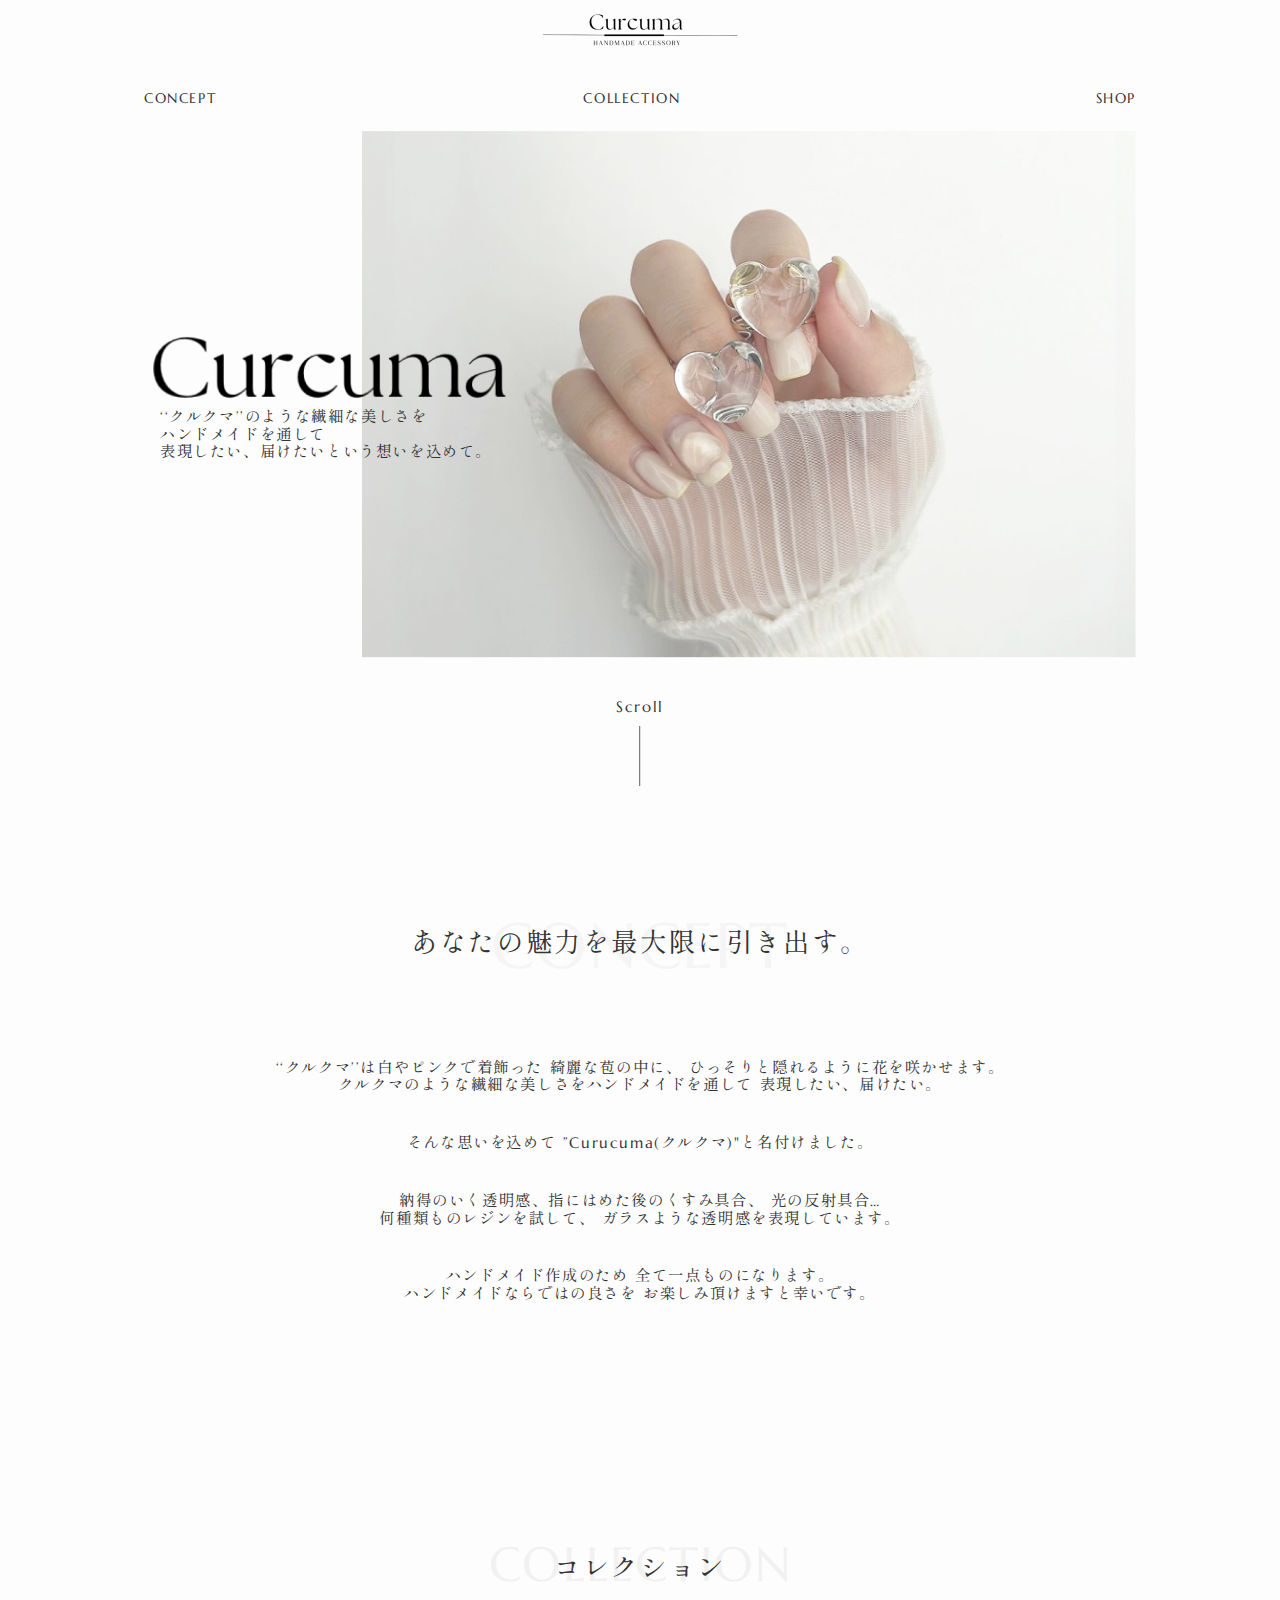
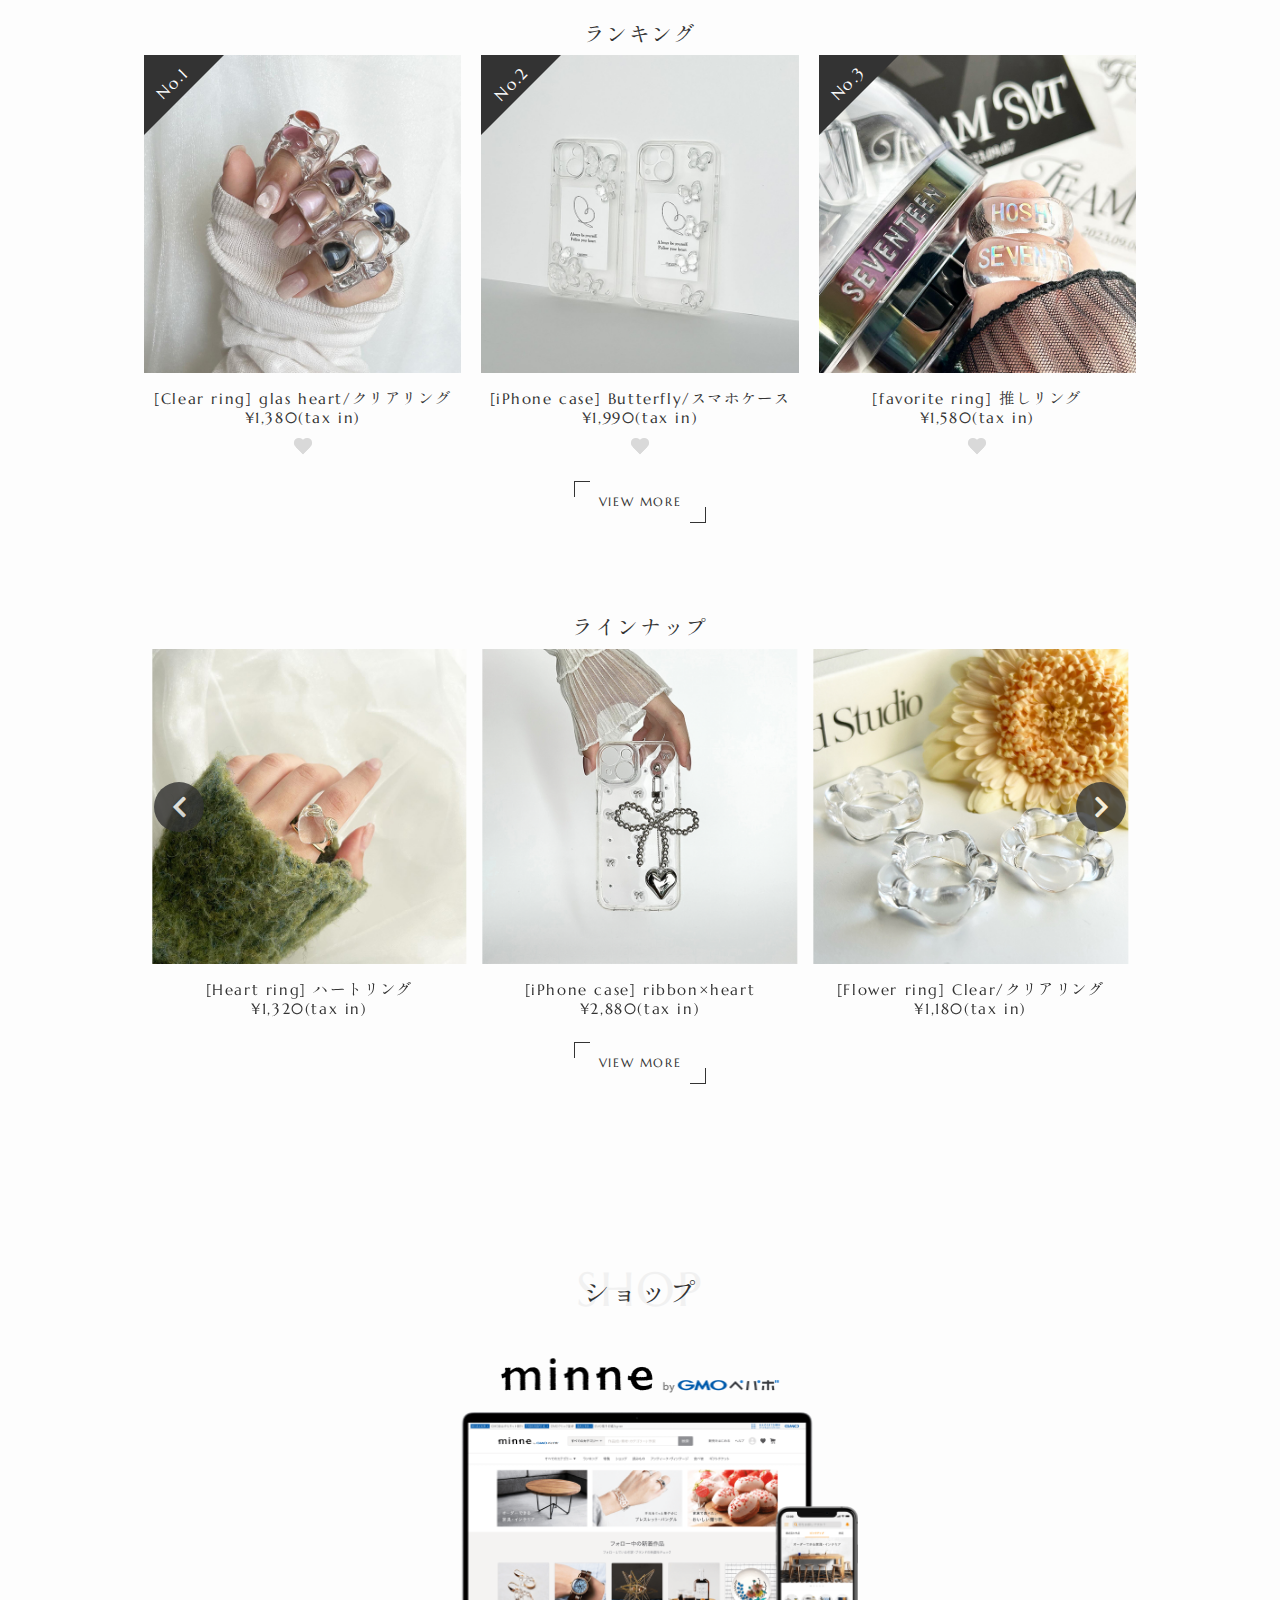
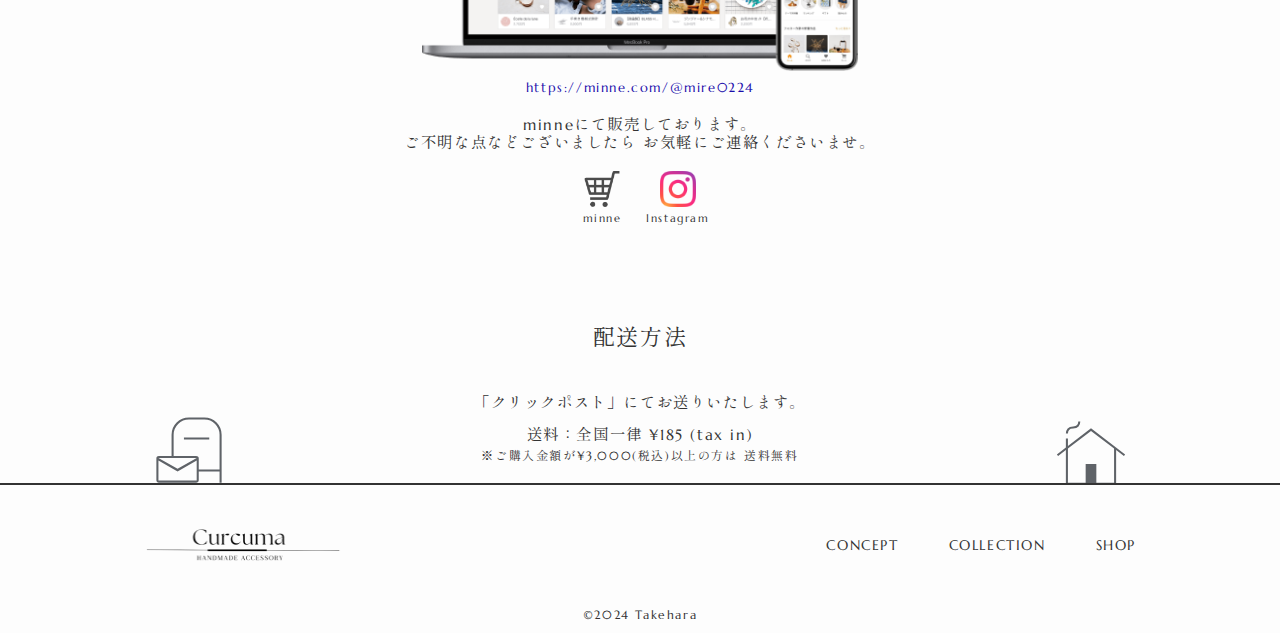
<file: curcuma/index.html>
<!DOCTYPE html>
<html lang="ja">
    <head>
        <meta charset="UTF-8">
        <meta name="viewport" content="width=device-width, initial-scale=1.0">
        <title>Curcuma</title>
        <meta name="description" content="ハンドメイドショップ「Curcuma」のWebサイト">
        <link rel="stylesheet" href="css/destyle.css">

        <!-- Google font -->
        <link rel="preconnect" href="https://fonts.googleapis.com">
        <link rel="preconnect" href="https://fonts.gstatic.com" crossorigin>
        <link href="https://fonts.googleapis.com/css2?family=Marcellus&family=Shippori+Mincho:wght@400;500;600;700;800&display=swap" rel="stylesheet">

        <!-- swiper -->
        <link rel="stylesheet" href="https://cdn.jsdelivr.net/npm/swiper@11/swiper-bundle.min.css">
        <script src="https://cdn.jsdelivr.net/npm/swiper@11/swiper-bundle.min.js"></script>

        <!-- FontAwesome -->
        <link rel="stylesheet" href="https://cdnjs.cloudflare.com/ajax/libs/font-awesome/5.15.3/css/all.min.css">

        <!-- AnimateCSS -->
        <link rel="stylesheet" href="https://cdnjs.cloudflare.com/ajax/libs/animate.css/4.1.1/animate.min.css">

        <!-- favicon -->
        <link rel="icon" type="image/png" href="images/favicon/favicon-96x96.png" sizes="96x96">
        <link rel="icon" type="image/svg+xml" href="images/favicon/favicon.svg">
        <link rel="shortcut icon" href="images/favicon/favicon.ico">
        <link rel="apple-touch-icon" sizes="180x180" href="images/favicon/apple-touch-icon.png">
        <meta name="apple-mobile-web-app-title" content="ハンドメイドショップ「Curcuma」のWebサイト">
        <link rel="manifest" href="images/favicon/site.webmanifest">

        <link rel="stylesheet" href="css/style.css">
    </head>

    <body>
        <!-- ローディング画面 -->
        <div class="loading-screen active">
            <p>Loading...</p>
            <div class="loader"></div>
        </div>

        <!-- ***********************************  ヘッダー *********************************** -->
        <header>
            <h1 class="logo">
                <img src="images/header_logo.png" alt="ロゴ">
            </h1>

            <!-- ドロワーボタン -->
            <button id="drawerButton">
                <span></span>
                <span></span>
                <span></span>
            </button>

            <div id="header_top" class="container">
                <!-- 見えないメニュー -->
                <nav>
                    <ul id="menu">
                        <li><a href="#CONCEPT">CONCEPT</a></li>
                        <li><a href="#COLLECTION">COLLECTION</a></li>
                        <li><a href="#SHOP">SHOP</a></li>
                    </ul>
                </nav>
            </div>
        </header>

        <!-- ************************************************************************************ -->
        <!-- **************************************  メイン ************************************** -->
        <main>
            <!-- :::::::::::::::::::: メインビジュアル::::::::::::::::::::  -->
            <section id="mv" class="container">
                <div id="mv_text">
                    <h2><img src="images/mv_logo.png" alt="Curcuma"></h2>
                    <p>
                        ‘‘クルクマ’’のような繊細な美しさを<br>
                        ハンドメイドを通して<br>
                        表現したい、届けたいという想いを込めて。
                    </p>
                </div>

                <div id="mv_img">
                    <img src="images/mv_pc.png" alt="">
                </div>
            </section>

            <!-- スクロール -->
            <div class="scroll_area">
                <div class="scroll">
                    <p>Scroll</p>
                </div>
            </div>

            <!-- :::::::::::::::::::: コンセプト :::::::::::::::::::: -->
            <section id="CONCEPT" class="container target animate__animated fadeIn">
                <h2>
                    あなたの魅力を<span class="lineBreak">最大限に引き出す。</span>
                </h2>
                <div id="CONCEPT_text" class="target animate__animated fadeIn animate__slow">
                    <p>
                        ‘‘クルクマ’’は白やピンクで着飾った
                        <span class="lineBreak">綺麗な苞の中に、</span>
                        ひっそりと隠れるように<span class="lineBreak">花を咲かせます。</span>
                    </p>
                    <p>
                        クルクマのような繊細な美しさを<span class="lineBreak">ハンドメイドを通して</span>
                        <span class="lineBreak">表現したい、届けたい。</span>
                    </p>
                    <p>
                        そんな思いを込めて
                        <span class="lineBreak">”Curucuma(クルクマ)"と名付けました。</span>
                    </p>
                    <p>
                        納得のいく透明感、<span class="lineBreak">指にはめた後のくすみ具合、</span>
                        <span class="lineBreak">光の反射具合… </span><br>
                        何種類ものレジンを試して、
                        <span class="lineBreak">ガラスような透明感を表現しています。</span>
                    </p>
                    <p>
                        ハンドメイド作成のため
                        <span class="lineBreak">全て一点ものになります。</span><br>
                        ハンドメイドならではの良さを
                        <span class="lineBreak">お楽しみ頂けますと幸いです。</span>
                    </p>
                </div>
            </section>

            <!-- :::::::::::::::::::: コレクション :::::::::::::::::::: -->
            <section id="COLLECTION" class="container">
                <h2>コレクション</h2>

                <div class="ranking target animate__animated fadeIn">
                    <h3>ランキング</h3>

                    <div id="ranking_box">
                        <div id="ranking_inner">
                            <div class="ranking_tag ranking_img_01">
                                <img src="images/heart_glass_ring.JPG" alt="ハートグラスリング">
                            </div>
                            <p>[Clear ring] glas heart/クリアリング</p>
                            <p>¥1,380(tax in)</p>
                            <div class="heart"></div>
                        </div>

                        <div id="ranking_inner">
                            <div class="ranking_tag ranking_img_02">
                                <img src="images/butterfly_case.JPG" alt="バタフライiPhoneケース">
                            </div>
                            <p>[iPhone case] Butterfly/スマホケース</p>
                            <p>¥1,990(tax in)</p>
                            <div class="heart"></div>
                        </div>

                        <div id="ranking_inner">
                            <div class="ranking_tag ranking_img_03">
                                <img src="images/favorite_ring.JPG" alt="推しリング">
                            </div>
                            <p>[favorite ring] 推しリング</p>
                            <p>¥1,580(tax in)</p>
                            <div class="heart"></div>
                        </div>
                    </div>

                    <div class="button_line004">
                        <a href="https://minne.com/@mire0224" target="_blank">VIEW MORE</a>
                    </div>
                </div>
            </section>

            <!-- :::::::::::::::::::: ラインナップ :::::::::::::::::::: -->
            <div class="lineUp container">
                <h3>ラインナップ</h3>

                <!-- swiper スライダー: -->
                <div class="swiper-container target animate__animated fadeIn">
                    <div class="swiper-wrapper">
                        <!-- 各スライド-->
                        <div class="swiper-slide">
                            <img src="images/shilverribbon_heart_cace.PNG" alt="チャーム付きiPhoneケース">
                            <p>[iPhone case] ribbon×heart</p>
                            <p>¥2,880(tax in)</p>
                        </div>

                        <div class="swiper-slide">
                            <img src="images/flowerring.JPG" alt="フラワーリング">
                            <p>[Flower ring] Clear/クリアリング</p>
                            <p>¥1,180(tax in)</p>
                        </div>

                        <div class="swiper-slide">
                            <img src="images/squarering.JPG" alt="スクエアリング">
                            <p>[Clear ring] square/クリアリング</p>
                            <p>¥1,110(tax in)</p>
                        </div>

                        <div class="swiper-slide">
                            <img src="images/butterfly_case_no2.JPG" alt="バタフライiPhoneケース">
                            <p>[iPhone cas] Butterfly no.02</p>
                            <p>¥1,890(tax in)</p>
                        </div>

                        <div class="swiper-slide">
                            <img src="images/clearring02.JPG" alt="クリアリング">
                            <p>[Clear ring] no.02/クリアリング</p>
                            <p>¥1,280(tax in)</p>
                        </div>

                        <div class="swiper-slide">
                            <img src="images/favorite_ring.JPG" alt="推しリング">
                            <p>[favorite ring] 推しリング</p>
                            <p>¥1,580(tax in)</p>
                        </div>

                        <div class="swiper-slide">
                            <img src="images/clearringno3.JPG" alt="クリアリング">
                            <p>[Clear ring] no.03/クリアリング</p>
                            <p>¥1,280(tax in)</p>
                        </div>

                        <div class="swiper-slide">
                            <img src="images/colonpierce.JPG" alt="クリアピアス">
                            <p>[Colon pierce] クリアピアス</p>
                            <p>¥1,350(tax in)</p>
                        </div>

                        <div class="swiper-slide">
                            <img src="images/glasheartring_dark.PNG" alt="ハート付きクリアリング">
                            <p>[Clear ring] glas heart/クリアリング</p>
                            <p>¥1,380(tax in)</p>
                        </div>

                        <div class="swiper-slide">
                            <img src="images/glasheartring_light.PNG" alt="ハート付きクリアリング">
                            <p>[Clear ring] glas heart/クリアリング</p>
                            <p>¥1,380(tax in)</p>
                        </div>

                        <div class="swiper-slide">
                            <img src="images/profpundring.PNG" alt="カラー付きクリアリング">
                            <p>[Clear ring] profound ring</p>
                            <p>¥1,380(tax in)</p>
                        </div>

                        <div class="swiper-slide">
                            <img src="images/sparklingcase.JPG" alt="リボンが付いたiPhoneケース">
                            <p>[iPhone case] Sparkling ribbon</p>
                            <p>¥1,980(tax in)</p>
                        </div>

                        <div class="swiper-slide">
                            <img src="images/sugarplum.JPG" alt="パステルカラーリング">
                            <p>[Clear ring] sugar plum</p>
                            <p>¥1,380(tax in)</p>
                        </div>

                        <div class="swiper-slide">
                            <img src="images/smartphone_grip.JPG" alt="ハートが付いたスマホグリップ">
                            <p>[smartphone grip] heart shaker</p>
                            <p>¥1,650(tax in)</p>
                        </div>

                        <div class="swiper-slide">
                            <img src="images/ear_caff.JPG" alt="オーロライヤーカフ">
                            <p>[Aurora ear cuff] イヤーカフ</p>
                            <p>¥1,450(tax in)</p>
                        </div>

                        <div class="swiper-slide">
                            <img src="images/heart_ring_gold.JPG" alt="ハートの付いたゴールドリング">
                            <p>[Heart ring] ハートリング</p>
                            <p>¥1,320(tax in)</p>
                        </div>
                    </div>

                    <!-- 矢印ボタン -->
                    <div class="swiper-button-prev"></div>
                    <div class="swiper-button-next"></div>
                </div>

                <div class="button_line004">
                    <a href="https://minne.com/@mire0224" target="_blank">
                        VIEW MORE</a>
                </div>
            </div>

            <!-- :::::::::::::::::::: ショップ :::::::::::::::::::: -->
            <section id="SHOP">
                <h2>ショップ</h2>

                <div id="SHOP_container" class="container target animate__animated fadeIn">
                    <div class="minne">
                        <div class="minne_logo">
                            <img src="images/minne_logo.png" alt="ミンネのロゴ">
                        </div>
                        <div class="minne_pc">
                            <img src="images/minne_display.png" alt="ミンネイメージ画像">
                        </div>
                        <p>
                            <a href="https://minne.com/@mire0224" target="_blank">
                                https://minne.com/@mire0224</a>
                        </p>
                    </div>

                    <div class="SHOP_text">
                        <p>
                            minneにて販売しております。<br>
                            ご不明な点などございましたら
                            <span class="lineBreak">お気軽にご連絡くださいませ。</span>
                        </p>

                        <div class="SHOP_icon">
                            <a href="https://minne.com/@mire0224" target="_blank" class="cart_icon">
                                <img src="images/cart_icon.png" alt="ショッピングカートのアイコン">
                                <span>minne</span>
                            </a>

                            <a href="https://www.instagram.com/cu.rcuma_?igsh=MW5jeW9qbHFtcmJieQ==" target="_blank" class="instagram_icon">
                                <img src="images/Instagram_icon.png" alt="インスタグラムのアイコン">
                                <span>Instagram</span>
                            </a>
                        </div>
                    </div>
                </div>
            </section>

            <!-- :::::::::::::::::::: 配送方法 :::::::::::::::::::: -->
            <section id="delivery" class="container target animate__animated fadeIn">
                <h3>配送方法</h3>
                <div class="delivery_text">
                    <p>「クリックポスト」にてお送りいたします。</p>
                    <p>送料：全国一律 ¥185 (tax in)</p>
                    <p>
                        ※ご購入金額が¥3,000(税込)以上の方は
                        <span class="lineBreak">送料無料</span>
                    </p>
                </div>
            </section>
        </main>
        <!-- ************************************************************************************ -->
        <!-- *************************************  フッター ************************************* -->
        <footer>
            <div class="footer_box container target animate__animated fadeIn">
                <div class="logo">
                    <a href="#">
                        <img src="images/header_logo.png" alt="Curcuma">
                    </a>
                </div>

                <nav>
                    <ul id="menu">
                        <li><a href="#CONCEPT">CONCEPT</a></li>
                        <li><a href="#COLLECTION">COLLECTION</a></li>
                        <li><a href="#SHOP">SHOP</a></li>
                    </ul>
                </nav>
            </div>

            <p><small>&copy;2024 Takehara</small></p>

            <!-- トップに戻るボタン -->
            <a href="#">
                <span class="topButton"></span>
            </a>
        </footer>
        <!-- ************************************************************************************ -->

        <!-- Java Script -->
        <script src="js/drawerBtutton.js"></script>
        <script src="js/scrollObservation.js"></script>
        <script src="js/click.js"></script>
        <script src="js/swiper.js"></script>
        <script src="js/loading.js"></script>
        <script src="js/if_scrollObservation.js"></script>
    </body>
</html>
</file>
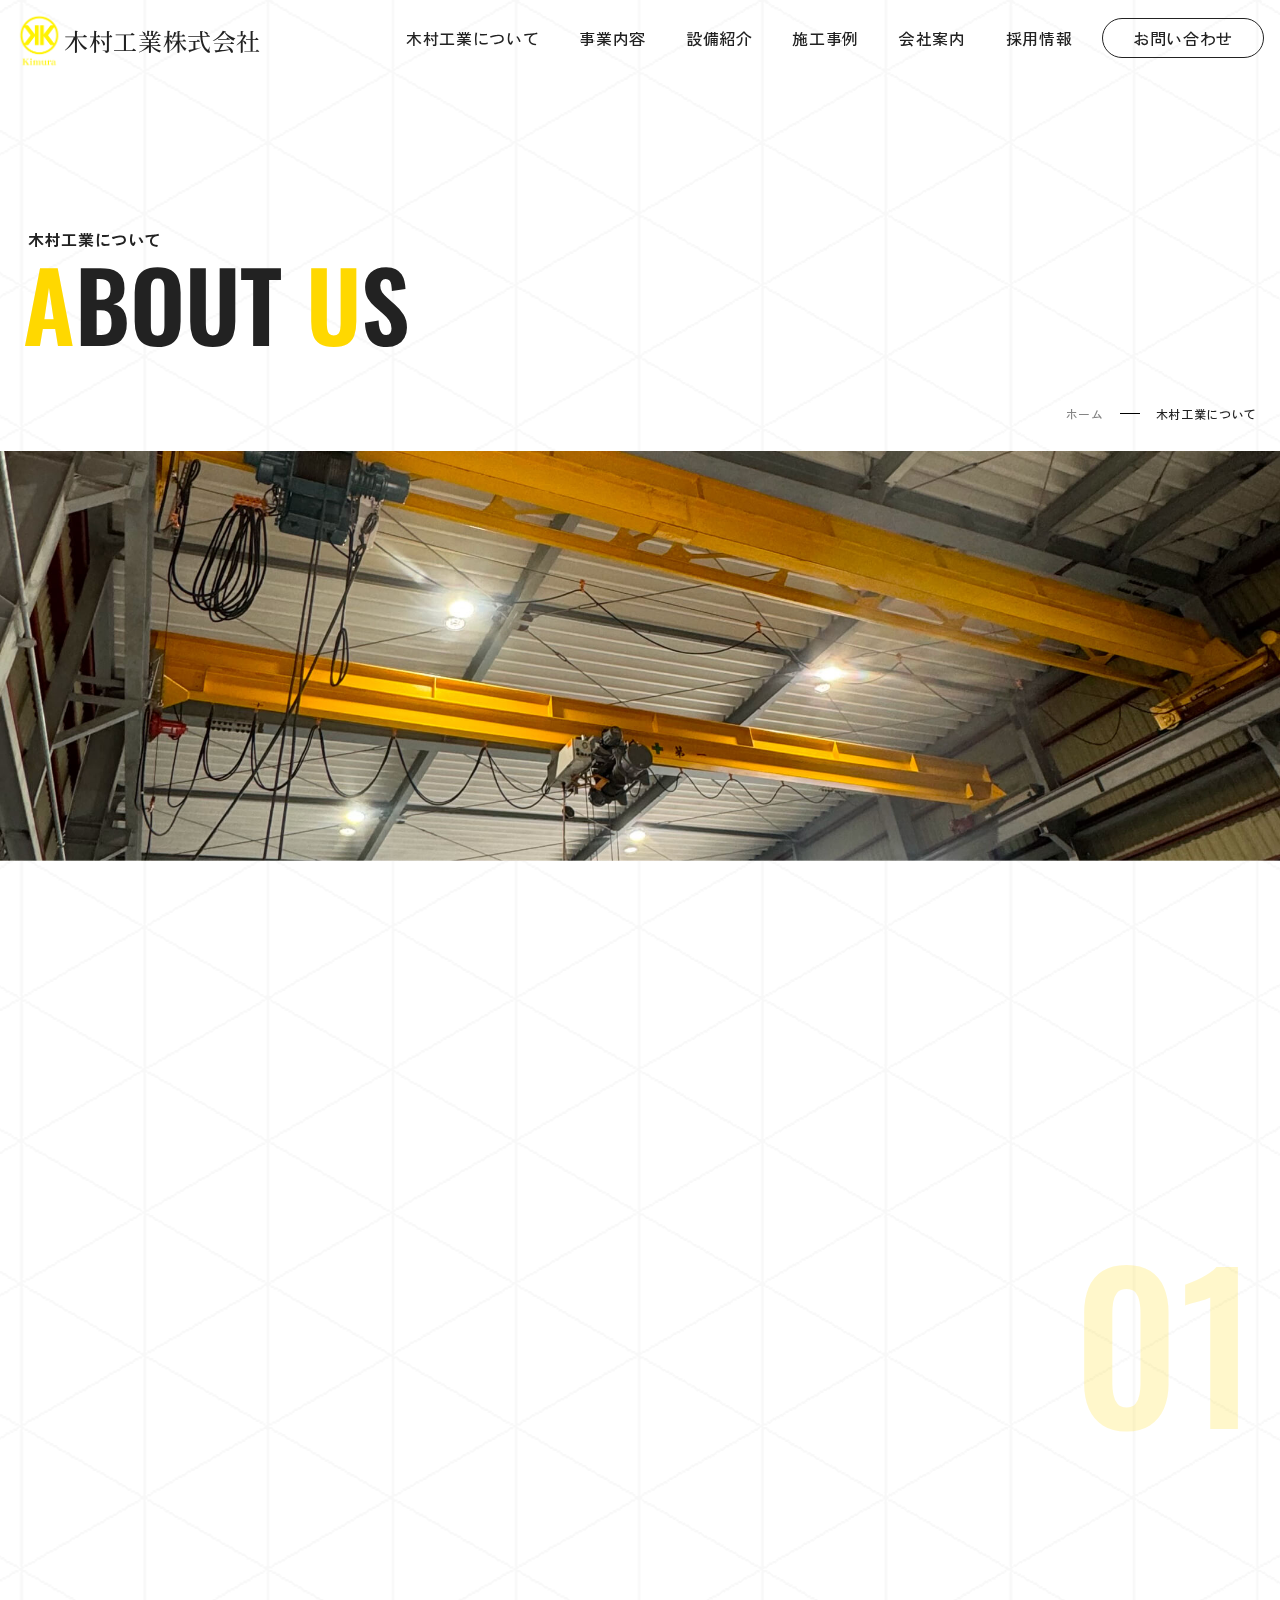
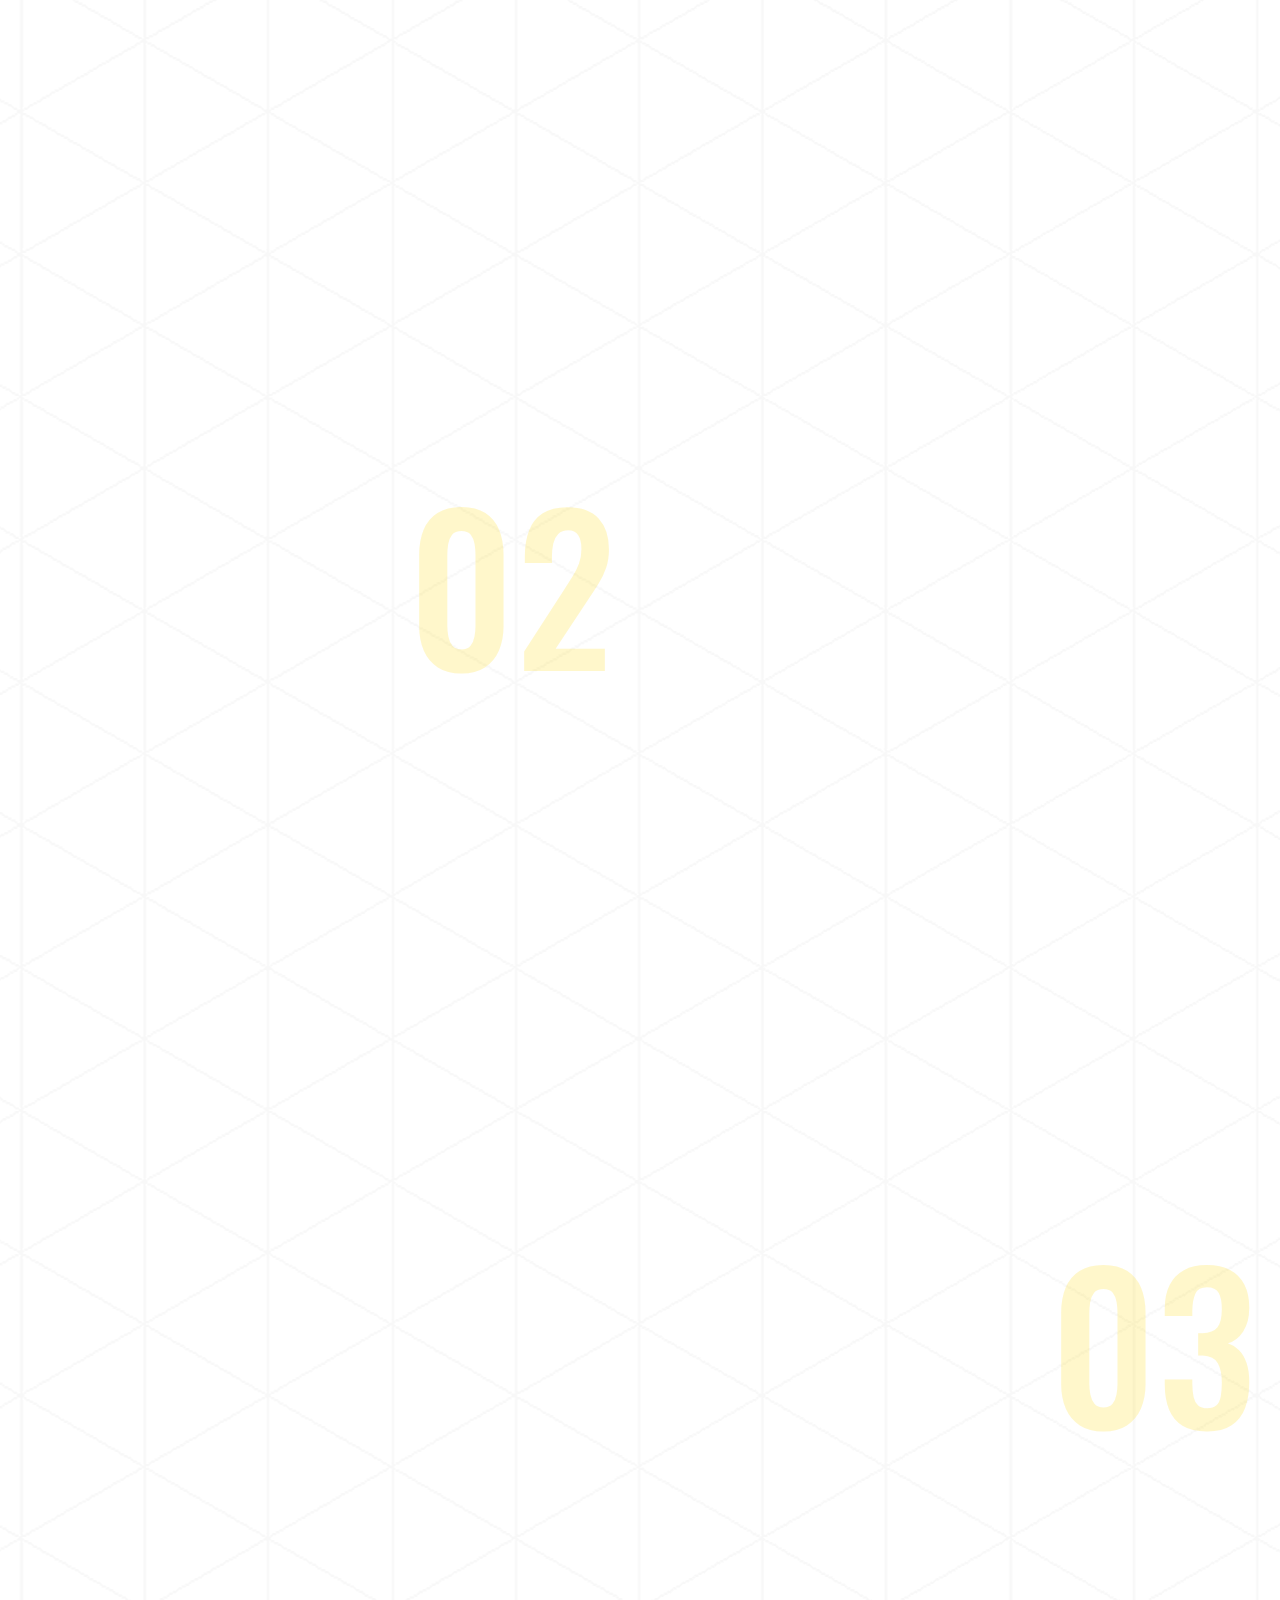
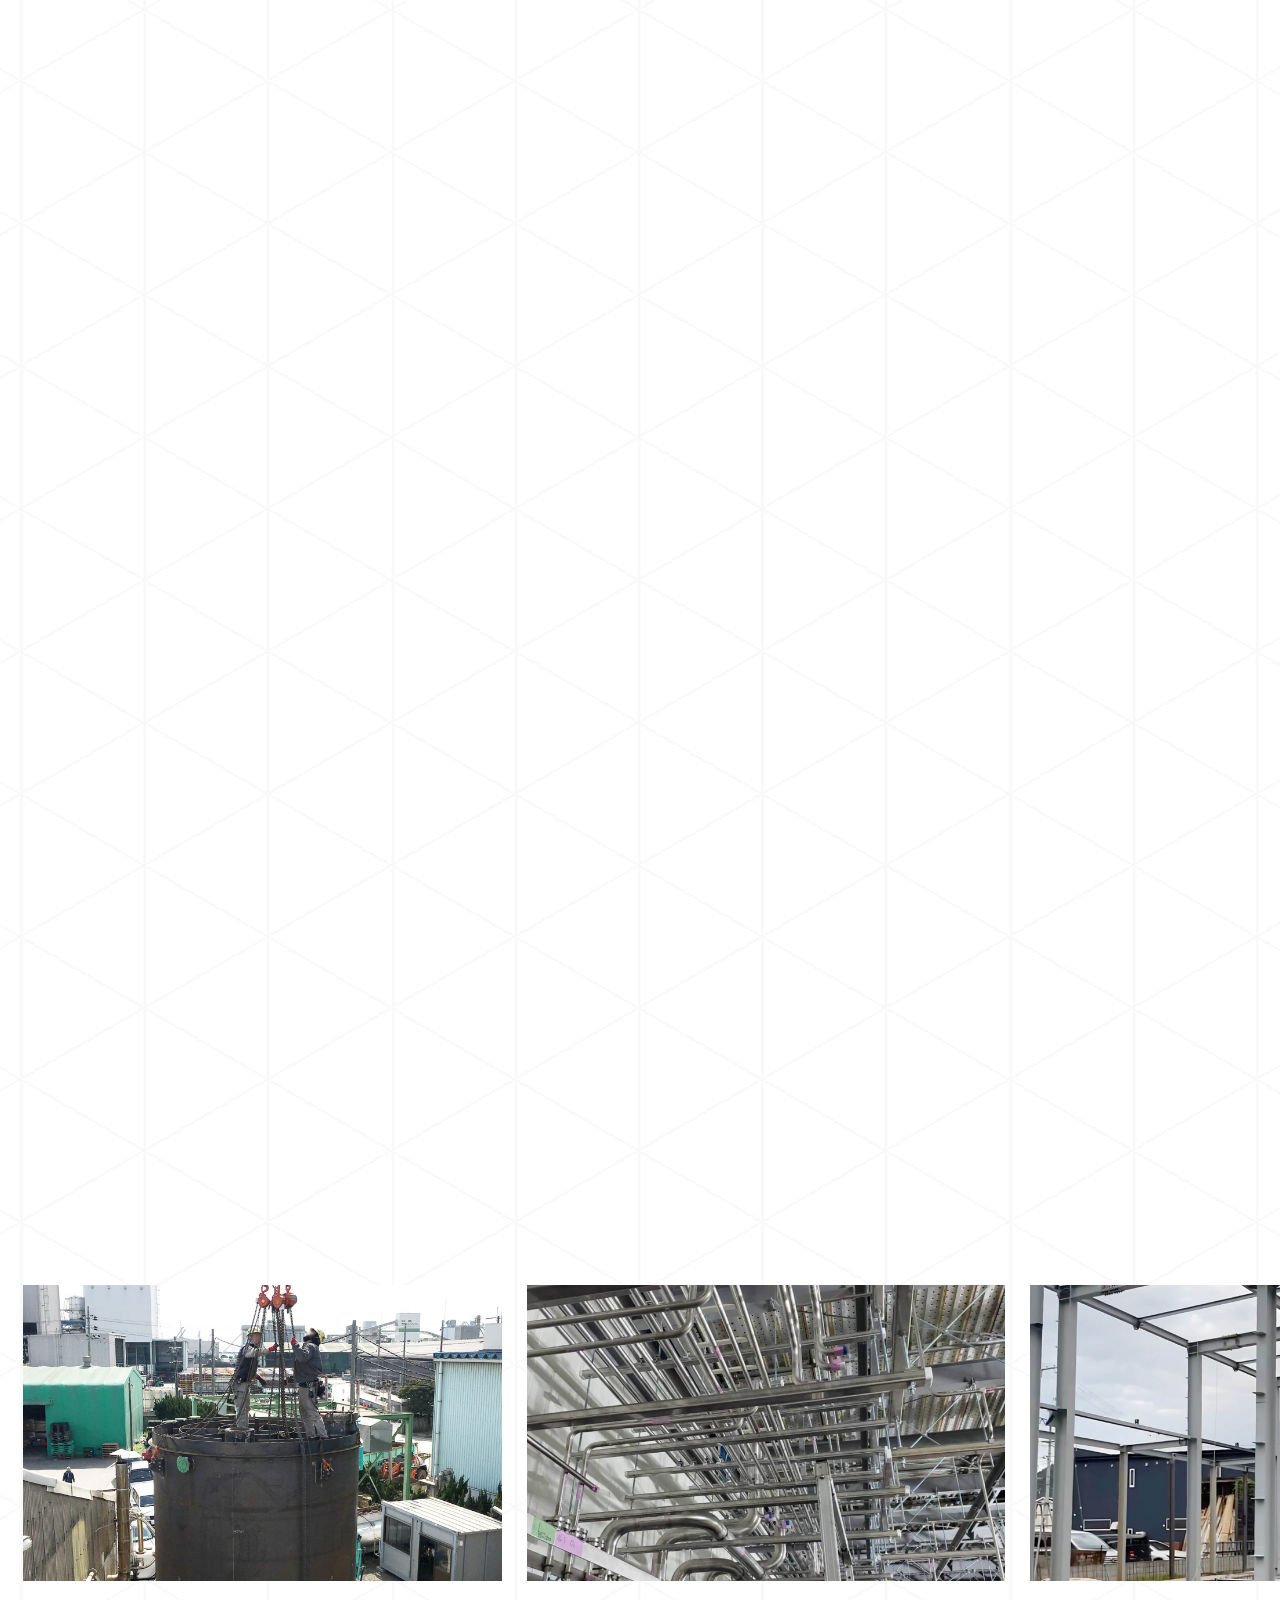
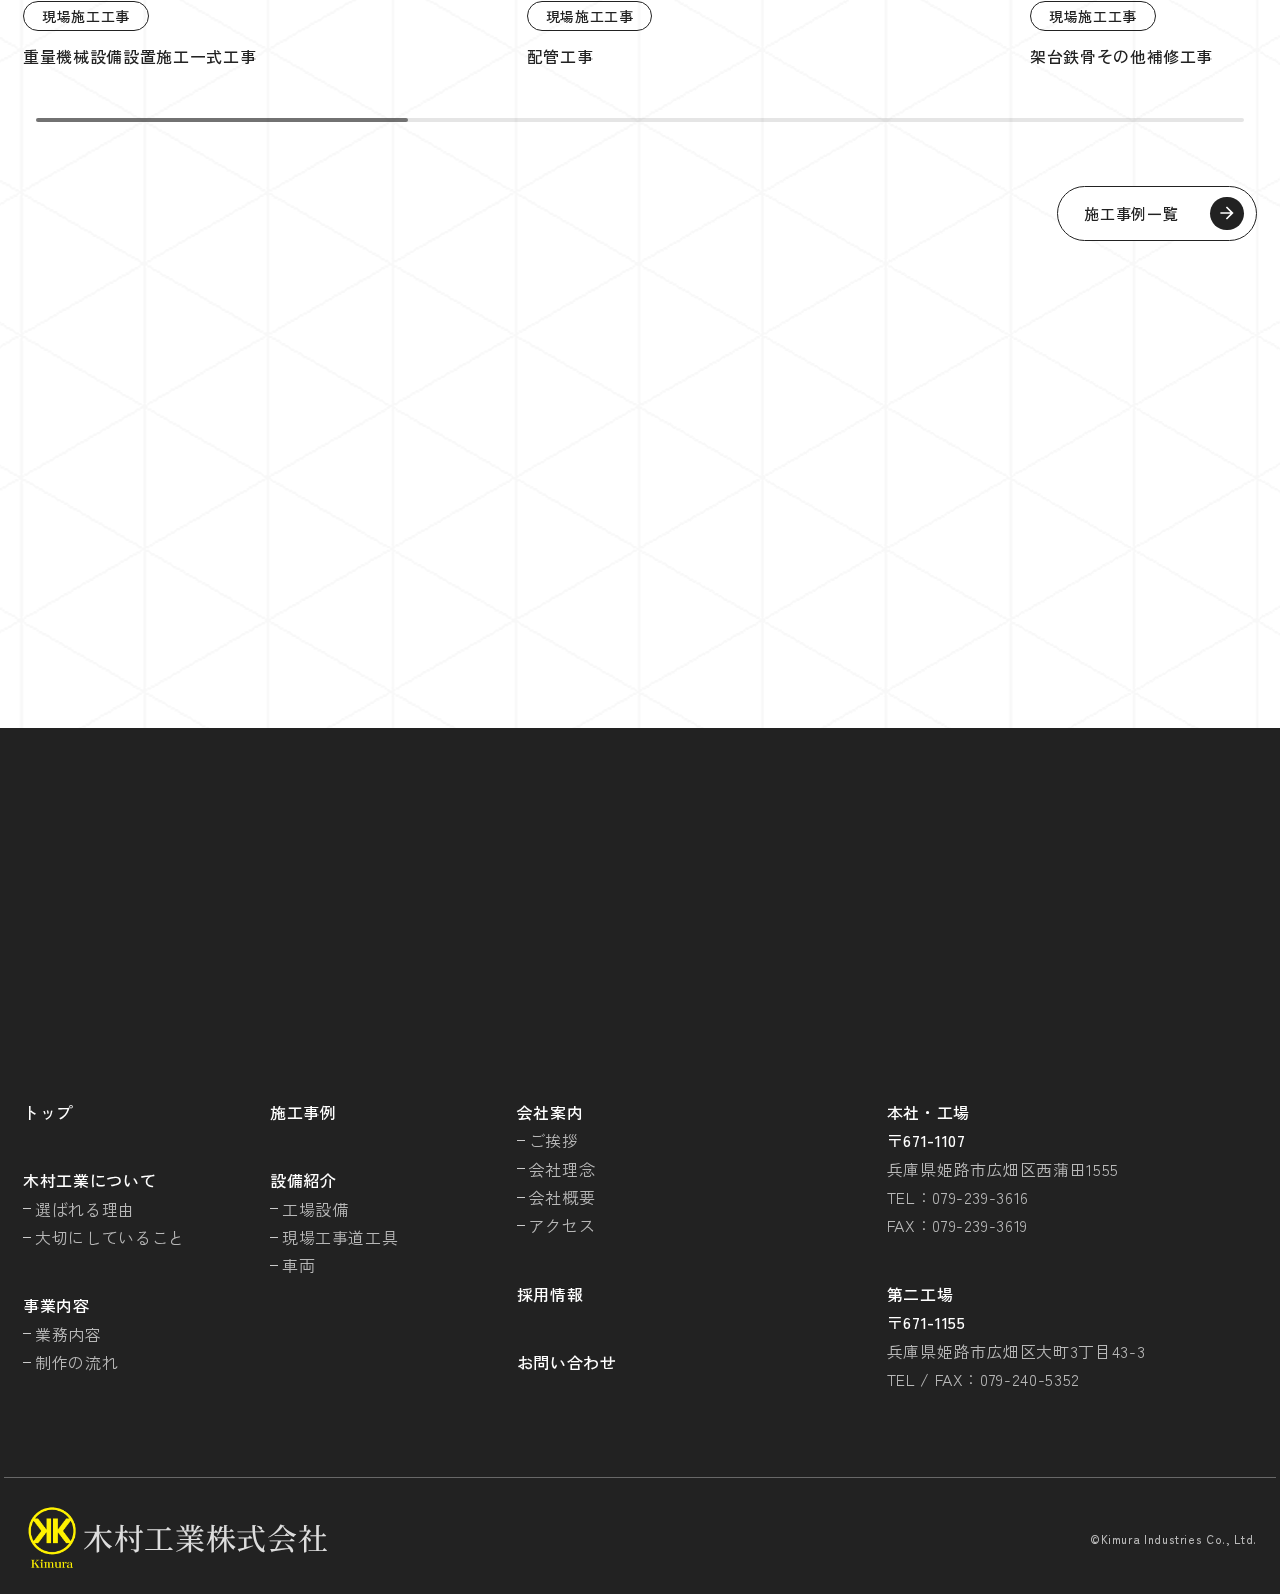
<file: kimurakougyou/about.html>
<!DOCTYPE html>
<html lang="ja">
<head>
    <meta charset="UTF-8">
        <meta name="viewport" content="width=device-width, initial-scale=1.0">
        <title>木村工業について｜木村工業株式会社｜兵庫県姫路市のプラント配管・溶接の専門会社</title>
        <meta name="description" content="木村工業株式会社では、ユニット配管制作、機械設備配管制作、大・小口径配管制作、タンク制作、架台制作・据付、鉄骨・鍛冶等の様々なプラント配管のニーズにお応えしています。">

        <!-- destyle.css -->
        <link rel="stylesheet" href="css/destyle.css">

        <!-- Google font -->
        <link rel="preconnect" href="https://fonts.googleapis.com">
        <link rel="preconnect" href="https://fonts.gstatic.com" crossorigin>
        <link href="https://fonts.googleapis.com/css2?family=Noto+Serif+JP:wght@700&family=Oswald:wght@200..700&family=Zen+Kaku+Gothic+Antique:wght@400;500;700&display=swap" rel="stylesheet">

        <!-- AnimateCSS -->
        <link rel="stylesheet" href="https://cdnjs.cloudflare.com/ajax/libs/animate.css/4.1.1/animate.min.css">

        <!-- favicon -->
        <link rel="icon" type="image/png" href="images/favicon/favicon-96x96.png" sizes="96x96">
        <link rel="icon" type="image/svg+xml" href="images/favicon/favicon.svg">
        <link rel="shortcut icon" href="images/favicon/favicon.ico">
        <link rel="apple-touch-icon" sizes="180x180" href="images/favicon/apple-touch-icon.png">
        <meta name="apple-mobile-web-app-title" content="木村工業株式会社">
        <link rel="manifest" href="images/favicon/site.webmanifest">

        <!-- style.css -->
        <link rel="stylesheet" href="css/style.css">

        <!-- swiper -->
        <link rel="stylesheet" href="https://cdn.jsdelivr.net/npm/swiper@11/swiper-bundle.min.css">
        <script src="https://cdn.jsdelivr.net/npm/swiper@11/swiper-bundle.min.js"></script>

        <!-- jQuery -->
        <script src="https://code.jquery.com/jquery-3.7.1.min.js" integrity="sha256-/JqT3SQfawRcv/BIHPThkBvs0OEvtFFmqPF/lYI/Cxo=" crossorigin="anonymous"></script>

        <!-- JavaScript -->
        <script src="js/common.js" defer></script>
</head>

<body id="about">
    <!-- ----------------------------------------- ヘッダー ----------------------------------------- */ -->
    <header>
        <div class="header_wrapper">
            <h1 class="logo_wrapper">
                <a href="top.html"><div class="logo"><img src="images/logo.png" alt=""></div><span class="logo_text">木村工業株式会社</span></a>
            </h1>

            <!-- ドロワーボタン -->
            <button id="drawerButton">
                <span></span>
                <span></span>
                <span></span>
            </button>

            <div id="header_menu">
                <!-- 見えないメニュー -->
                <nav>
                    <ul id="menu">
                        <li class="menu_item"><a class="text_color" href="about.html">木村工業について</a></li>
                        <li class="menu_item"><a class="text_color" href="service.html">事業内容</a></li>
                        <li class="menu_item"><a class="text_color" href="equipment.html">設備紹介</a></li>
                        <li class="menu_item"><a class="text_color" href="works.html">施工事例</a></li>
                        <li class="menu_item"><a class="text_color" href="company.html">会社案内</a></li>
                        <li class="menu_item"><a class="text_color" href="recruit.html">採用情報</a></li>
                        <li class="menu_contact"><a class="text_color" href="contact.html">お問い合わせ</a></li>
                    </ul>
                </nav>
            </div>
        </div>
    </header>

    <main>
        <!-- ----------------------------------------- 下層ページ見出し ----------------------------------------- */ -->
        <section class="under_heading_wrapper">
            <div class="under_heading container animate__animated fadeInLeftSmall">
                <h3 class="text_heading"><p class="heading_top">木村工業について</p><p class="heading_bottom"><span class="text_deco">A</span>BOUT <span class="text_deco">U</span>S</p></h3>
            </div>

            <!-- パンくずリスト -->
            <ul class="breadcrumb container">
                <li><a href="top.html">ホーム</a><span class="boder"></span></li>
                <li>木村工業について</li>
            </ul>

            <div class="heading_img animate__animated fadeInUpSmall">
                <img src="images/about_header.jpg" alt="">
            </div>
        </section>
        
        <!-- ----------------------------------------- 選ばれる理由 ----------------------------------------- */ -->
        <section id="about_choose" class="container">
            <div class="midle_heading delay target animate__animated">
                <h4 class="text_heading"><p class="heading_top">木村工業が選ばれる理由</p><p class="heading_bottom"><span class="text_deco">A</span>DVANTAGE</p></h4>
            </div>

            <div class="choose_wrapper">
                <!-- 理由1つ目 -->
                <div class="choose_container">
                    <div class="choose_img delay targets animate__animated">
                        <img src="images/advantage_01.jpg" alt="">
                    </div>
                    <div class="choose_text">
                        <p class="heading delay targets animate__animated">
                            幅広い工事サービスに対応し、<br class="none">多様なニーズにお応えします
                        </p>
                        <p class="main_text delay targets animate__animated">
                            プラント工事、配管工事、溶接工事、機械器具設置、メンテナンスなど、多岐にわたる工事を一貫して請け負い、計画から施工、アフターメンテナンスまでトータルで対応します。各分野の専門技術を活かし、現場の状況やお客様のニーズに応じた最適な施工を提供することで、安心・安全な工事を実現します。
                        </p>
                        <!-- ボタン -->
                        <a class="button delay targets animate__animated" href="service.html">
                            事業内容について
                            <div class="arrow">
                                <span class="arrow_item_01"></span>
                                <span class="arrow_item_02"></span>
                            </div>
                        </a>
                    </div>
                </div>

                <!-- 理由2つ目 -->
                <div class="choose_container">
                    <div class="choose_img delay targets animate__animated">
                        <img src="images/advantage_02.png" alt="">
                    </div>
                    <div class="choose_text">
                        <p class="heading delay targets animate__animated">
                            高い技術力を<br class="none">リーズナブルな価格で提供
                        </p>
                        <p class="main_text delay targets animate__animated">
                            豊富な経験と高度な技術を活かし、高品質な施工を適正価格で実現します。長年にわたる実績と専門知識をもとに、細部までこだわった丁寧な施工を行い、コストを抑えながらも品質を妥協しない工事を提供します。お客様のご要望に応じた最適なプランを提案し、効率的かつ経済的な工事を実現することで、より高い満足度につなげます。
                        </p>
                    </div>
                </div>

                <!-- 理由3つ目 -->
                <div class="choose_container">
                    <div class="choose_img delay targets animate__animated">
                        <img src="images/advantage_03.jpg" alt="">
                    </div>
                    <div class="choose_text">
                        <p class="heading delay targets animate__animated">
                            全国対応で、<br class="none">急な工事にも迅速に対応
                        </p>
                        <p class="main_text delay targets animate__animated">
                            急な工事にも迅速に対応し、全国対応の体制を整えています。突発的なトラブルや緊急の修繕工事にもスピーディーに対応できるよう、迅速に現場へ駆けつけます。経験豊富なスタッフが的確な判断と確実な施工を行い、お客様の事業の安定稼働をサポートします。
                        </p>
                        <!-- ボタン -->
                        <a class="button delay targets animate__animated" href="works.html">
                            施工事例一覧
                            <div class="arrow">
                                <span class="arrow_item_01"></span>
                                <span class="arrow_item_02"></span>
                            </div>
                        </a>
                    </div>
                </div>
            </div>
        </section>

        <!-- ------------------------------------- 大切にしていること ------------------------------------- */ -->
        <section id="valuable" class="container">
            <div class="midle_heading delay target animate__animated">
                <h4 class="text_heading"><p class="heading_top">木村工業が大切にしていること</p><p class="heading_bottom">V<span class="text_deco">A</span>LUABLE</p></h4>
            </div>

            <div class="valuable_container">
                <!-- 安全第一 -->
                <div class="valuable_item delay targets animate__animated">
                    <div class="valuable_icon">
                        <img src="images/valuable_01.jpg" alt="">
                    </div>
                    <p class="valuable_heading">安全第一</p>
                    <p class="valuable_text main_text">安全を第一に考え事故の防止に努めています。</p>
                </div>

                <!-- 確かな技術 -->
                <div class="valuable_item delay targets animate__animated">
                    <div class="valuable_icon">
                        <img src="images/valuable_02.jpg" alt="">
                    </div>
                    <p class="valuable_heading">確かな技術</p>
                    <p class="valuable_text main_text">経験豊富な職人が溶接を行っています。</p>
                </div>

                <!-- 万全の管理 -->
                <div class="valuable_item delay targets animate__animated">
                    <div class="valuable_icon">
                        <img src="images/valuable_03.jpg" alt="">
                    </div>
                    <p class="valuable_heading">万全の管理</p>
                    <p class="valuable_text main_text">施工管理・品質管理を徹底して行っています。</p>
                </div>
            </div>
        </section>

        <!-- ----------------------------------------- 施工事例 ----------------------------------------- */ -->
        <section id="top_works" class="container">
            <h3 class="text_heading delay target animate__animated"><p class="heading_top">施工事例</p><p class="heading_bottom">WOR<span class="text_deco">K</span>S</p></h3>

            <!-- スライダー -->
            <div class="swiper_container">
                <div class="swiper">
                    <div class="swiper-wrapper">
                        <!-- 重量機械設備設置施工一式工事 -->
                        <div class="swiper-slide">
                            <a class="swiper_item" href="works_under_juryoukiki.html">
                                <div class="works_img">
                                    <img src="images/works_juryoukiki_01.jpg" alt="重量機械設備設置施工一式工事">
                                </div>
                            </a>
                            <span class="works_tag">現場施工工事</span>
                            <p class="works_name">重量機械設備設置施工一式工事</p>
                        </div>
                        <!-- 配管工事 -->
                        <div class="swiper-slide">
                            <a class="swiper_item" href="works_under_haikankoji.html">
                                <div class="works_img">
                                    <img src="images/works_haikankoji_01.jpg" alt="配管工事">
                                </div>
                            </a>
                            <span class="works_tag">現場施工工事</span>
                            <p class="works_name">配管工事</p>
                        </div>
                        <!-- 架台鉄骨その他補修工事 -->
                        <div class="swiper-slide">
                            <a class="swiper_item" href="works_under_kadaitekkotu.html">
                                <div class="works_img">
                                    <img src="images/works_kadaitekkotu_01.jpg" alt="架台鉄骨その他補修工事">
                                </div>
                            </a>
                            <span class="works_tag">現場施工工事</span>
                            <a class="works_name">架台鉄骨その他補修工事</a>
                        </div>
                        <!-- 足場仮設及び付帯工事 -->
                        <div class="swiper-slide">
                            <a class="swiper_item" href="works_under_asiba.html">
                                <div class="works_img">
                                    <img src="images/works_asiba_01.jpg" alt="足場仮設及び付帯工事">
                                </div>
                            </a>
                            <span class="works_tag">現場施工工事</span>
                            <a class="works_name">足場仮設及び付帯工事</a>
                        </div>
                        <!-- タンク製品製作 -->
                        <div class="swiper-slide">
                            <a class="swiper_item" href="works_under_tank.html">
                                <div class="works_img">
                                    <img src="images/works_tank_01.jpg" alt="タンク製品製作">
                                </div>
                            </a>
                            <span class="works_tag">現場施工工事</span>
                            <a class="works_name">タンク製品製作</a>
                        </div>
                        <!-- 配管製作 -->
                        <div class="swiper-slide">
                            <a class="swiper_item" href="works_under_haikanseisaku.html">
                                <div class="works_img">
                                    <img src="images/works_haikan_seisaku_01.jpg" alt="配管製作">
                                </div>
                            </a>
                            <span class="works_tag">製缶加工</span>
                            <a class="works_name">配管製作</a>
                        </div>
                        <!-- 鍛冶及び鉄骨 -->
                        <div class="swiper-slide">
                            <a class="swiper_item" href="works_under_kaji.html">
                                <div class="works_img">
                                    <img src="images/works_kaji_01.jpg" alt="鍛冶及び鉄骨">
                                </div>
                            </a>
                            <span class="works_tag">製缶加工</span>
                            <a class="works_name">鍛冶及び鉄骨</a>
                        </div>
                        <!-- 製品製缶・装置 -->
                        <div class="swiper-slide">
                            <a class="swiper_item" href="works_under_seihin.html">
                                <div class="works_img">
                                    <img src="images/works_seihin_01.jpg" alt="製品製缶・装置">
                                </div>
                            </a>
                            <span class="works_tag">製缶加工</span>
                            <a class="works_name">製品製缶・装置</a>
                        </div>
                    </div>
                    <!-- スクロールバー -->
                    <div class="swiper-scrollbar"></div>
                </div>
            </div>
            <!-- ボタン -->
            <a class="button" href="works.html">
                施工事例一覧
                <div class="arrow">
                    <span class="arrow_item_01"></span>
                    <span class="arrow_item_02"></span>
                </div>
            </a>
        </section>

        <!-- ----------------------------------------- 採用情報 ----------------------------------------- */ -->
        <section id="top_recruit" class="container">
            <div class="recruit_cta delay targets animate__animated">
                <a class="recruit_link" href="recruit.html">
                    <div class="recruit_text_box">
                        <h3 class="text_heading delay target animate__animated"><p class="heading_top">採用情報</p><p class="heading_bottom">RECRU<span class="text_deco">I</span>T</p></h3>
                        <p class="main_text">木村工業株式会社では、事業の拡大に伴い従業員を募集しています。<br>力を活かし、共に地域に貢献してくれる仲間を募集しています。</p>
                    </div>
                    <div class="arrow">
                        <span class="arrow_item_01"></span>
                        <span class="arrow_item_02"></span>
                    </div>
                </a>
            </div>
        </section>
    </main>

    <!-- ----------------------------------------- フッター ----------------------------------------- */ -->
    <footer id="footer">
        <div class="container delay target animate__animated">
            <ul class="contact_link">
                <li class="contact_item">
                    <a href="contact.html">
                        <span class="contact_item_text">CONTACT US</span>
                        <span class="arrow_right"></span>
                    </a>
                </li>
            </ul>
        </div>
        <div class="footer_wrapper container">
            <div class="menu_wrapper">
                <!-- 左 -->
                <div class="menu_container">
                    <div class="menu_item">
                        <p class="text_heading"><a href="top.html">トップ</a></p>
                    </div>
                    <div class="menu_item">
                        <p class="text_heading"><a href="about.html">木村工業について</a></p>
                        <p class="text_bottom"><a href="about.html#about_choose">選ばれる理由</a></p>
                        <p class="text_bottom"><a href="about.html#valuable">大切にしていること</a></p>
                    </div>
                    <div class="menu_item">
                        <p class="text_heading"><a href="service.html">事業内容</a></p>
                        <p class="text_bottom"><a href="service.html">業務内容</a></p>
                        <p class="text_bottom"><a href="service.html#flow">制作の流れ</a></p>
                    </div>
                </div>
                <!-- 真ん中 -->
                <div class="menu_container">
                    <div class="menu_item">
                        <p class="text_heading"><a href="works.html">施工事例</a></p>
                    </div>
                    <div class="menu_item">
                        <p class="text_heading"><a href="equipment.html">設備紹介</a></p>
                        <p class="text_bottom"><a href="equipment.html#factory">工場設備</a></p>
                        <p class="text_bottom"><a href="equipment.html#tools">現場工事道工具</a></p>
                        <p class="text_bottom"><a href="equipment.html#Vehicle">車両</a></p>
                    </div>
                </div>
                <!-- 右 -->
                <div class="menu_container">
                    <div class="menu_item">
                        <p class="text_heading"><a href="company.html">会社案内</a></p>
                        <p class="text_bottom"><a href="company.html#company_greeting">ご挨拶</a></p>
                        <p class="text_bottom"><a href="company.html#company_philosophy">会社理念</a></p>
                        <p class="text_bottom"><a href="company.html#company_outlune">会社概要</a></p>
                        <p class="text_bottom"><a href="company.html#company_access">アクセス</a></p>
                    </div>
                    <div class="menu_item">
                        <p class="text_heading"><a href="recruit.html">採用情報</a></p>
                    </div>
                    <div class="menu_item">
                        <p class="text_heading"><a href="contact.html">お問い合わせ</a></p>
                    </div>
                </div>
            </div>

            <div class="acces_wrapper">
                <div class="acces_container">
                    <div class="acces_item">
                        <p class="text_heading">本社・工場</p>
                        <p class="text_heading">〒671-1107</p>
                        <p class="text_bottom">兵庫県姫路市広畑区西蒲田1555</p>
                        <p class="text_bottom">TEL：079-239-3616</p>
                        <p class="text_bottom">FAX：079-239-3619</p>
                    </div>

                    <div class="acces_item">
                        <p class="text_heading">第二工場</p>
                        <p class="text_heading">〒671-1155</p>
                        <p class="text_bottom">兵庫県姫路市広畑区大町3丁目43-3</p>
                        <p class="text_bottom">TEL / FAX：079-240-5352</p>
                    </div>
                </div>
            </div>
        </div>

        <div class="copy container">
            <div class="fotter_logo">
                <a href="index.html"><div class="logo"><img src="images/logo.png" alt="木村工業株式会社"></div><span class="logo_text">木村工業株式会社</span></a>
            </div>
            <p><small>&copy;Kimura Industries Co., Ltd.</small></p>
        </div>
    </footer>
</body>
</html>
</file>
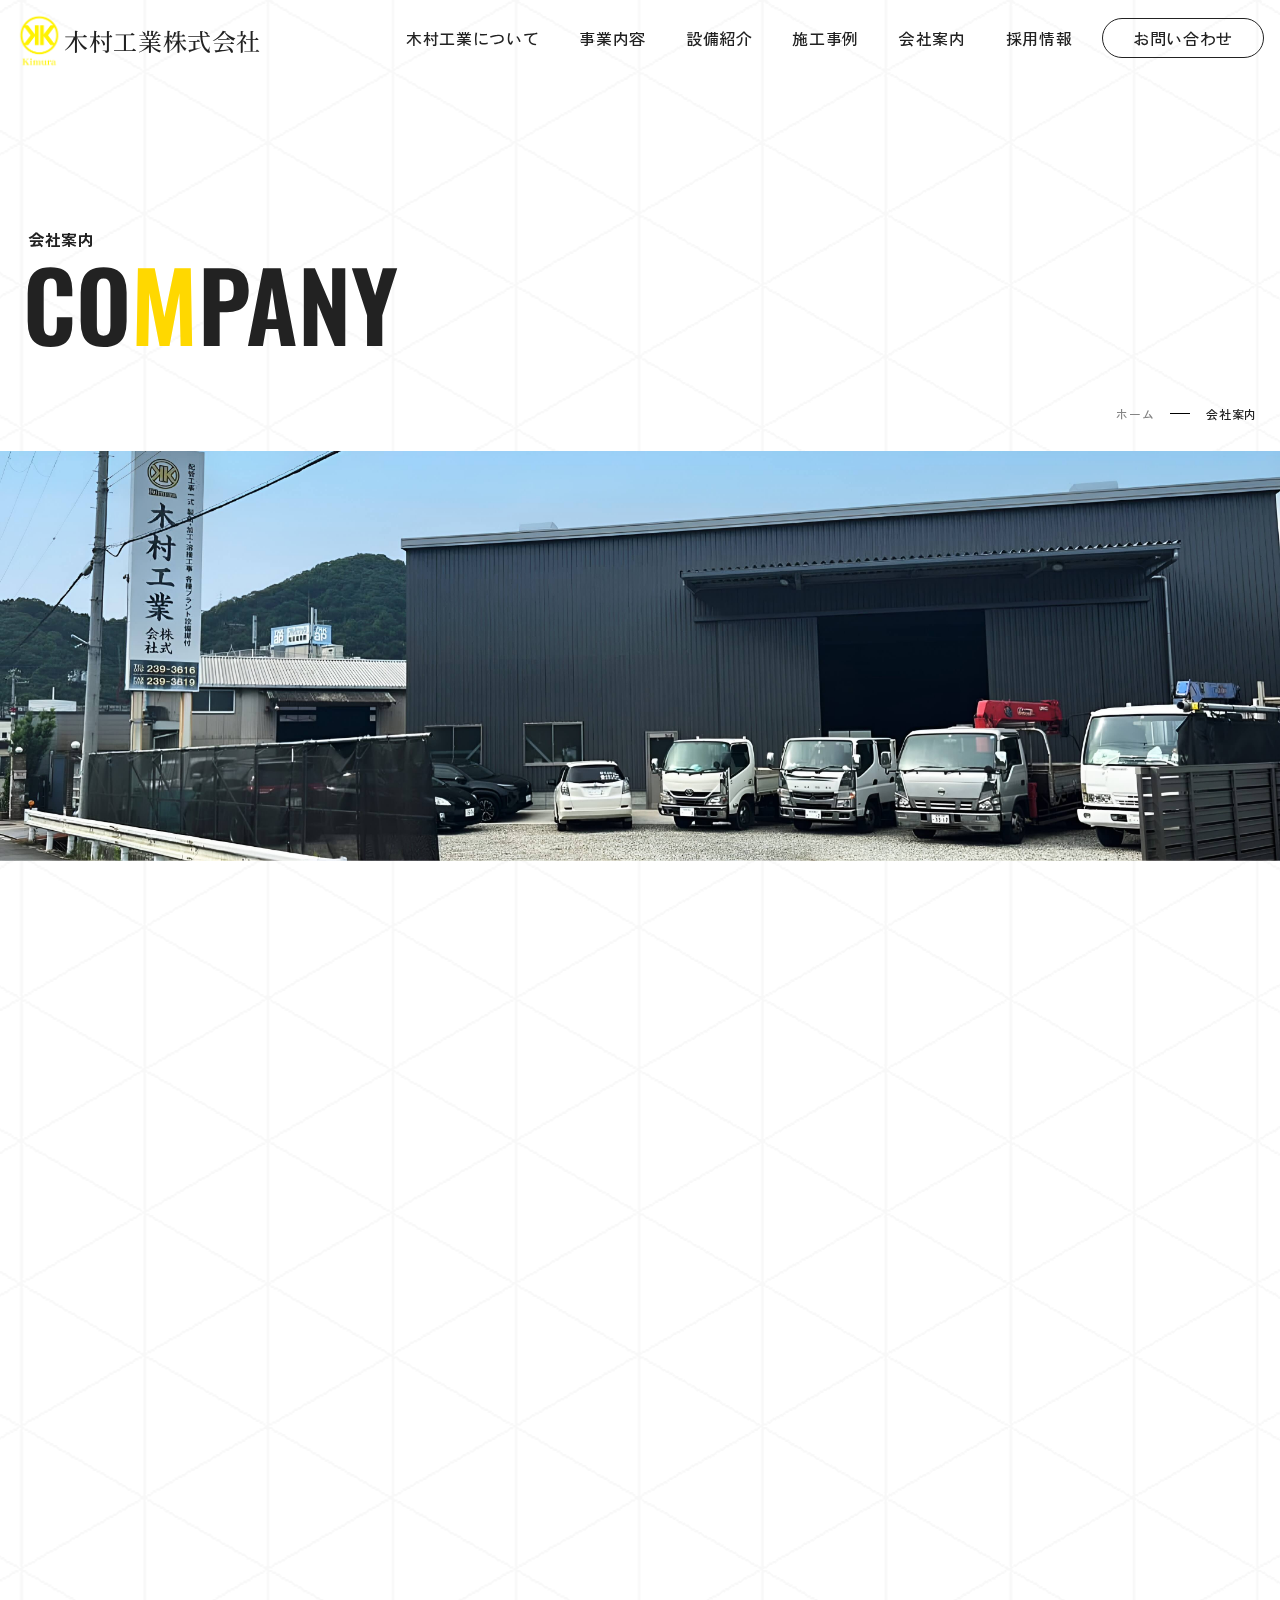
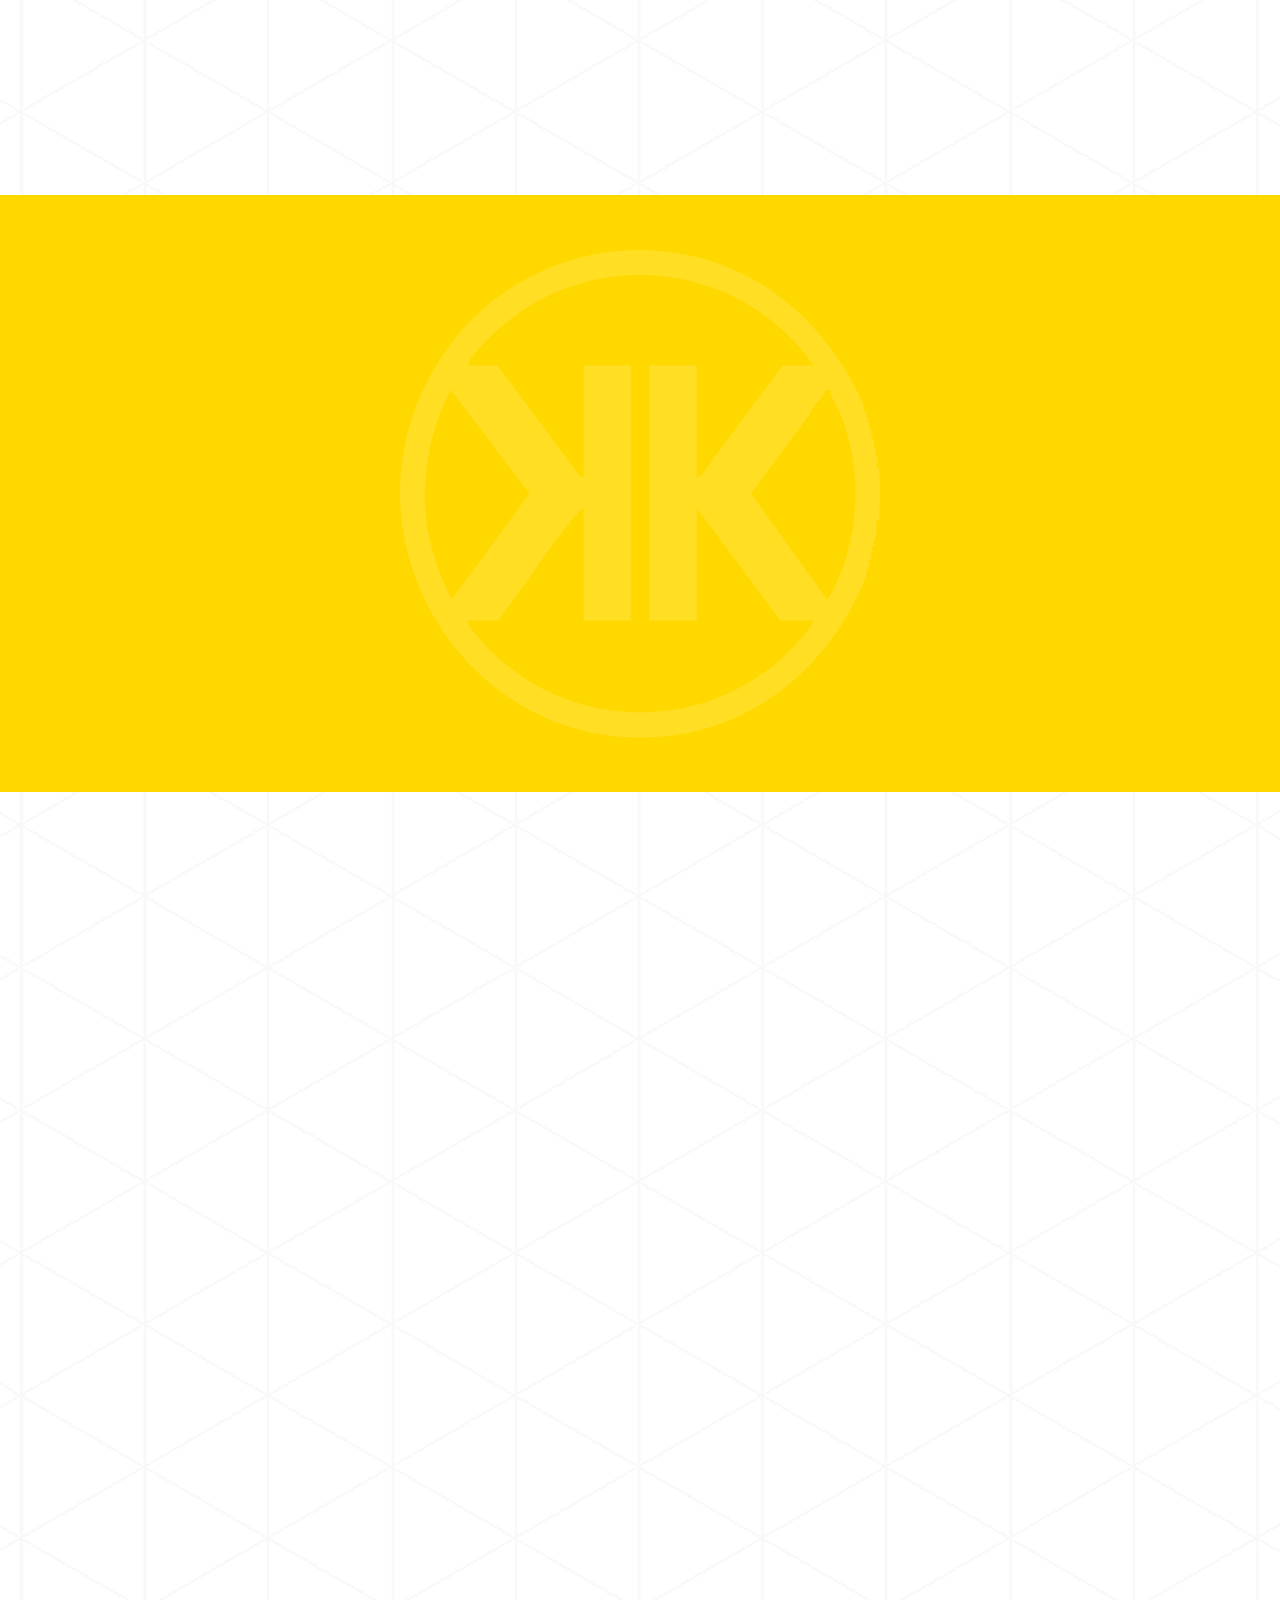
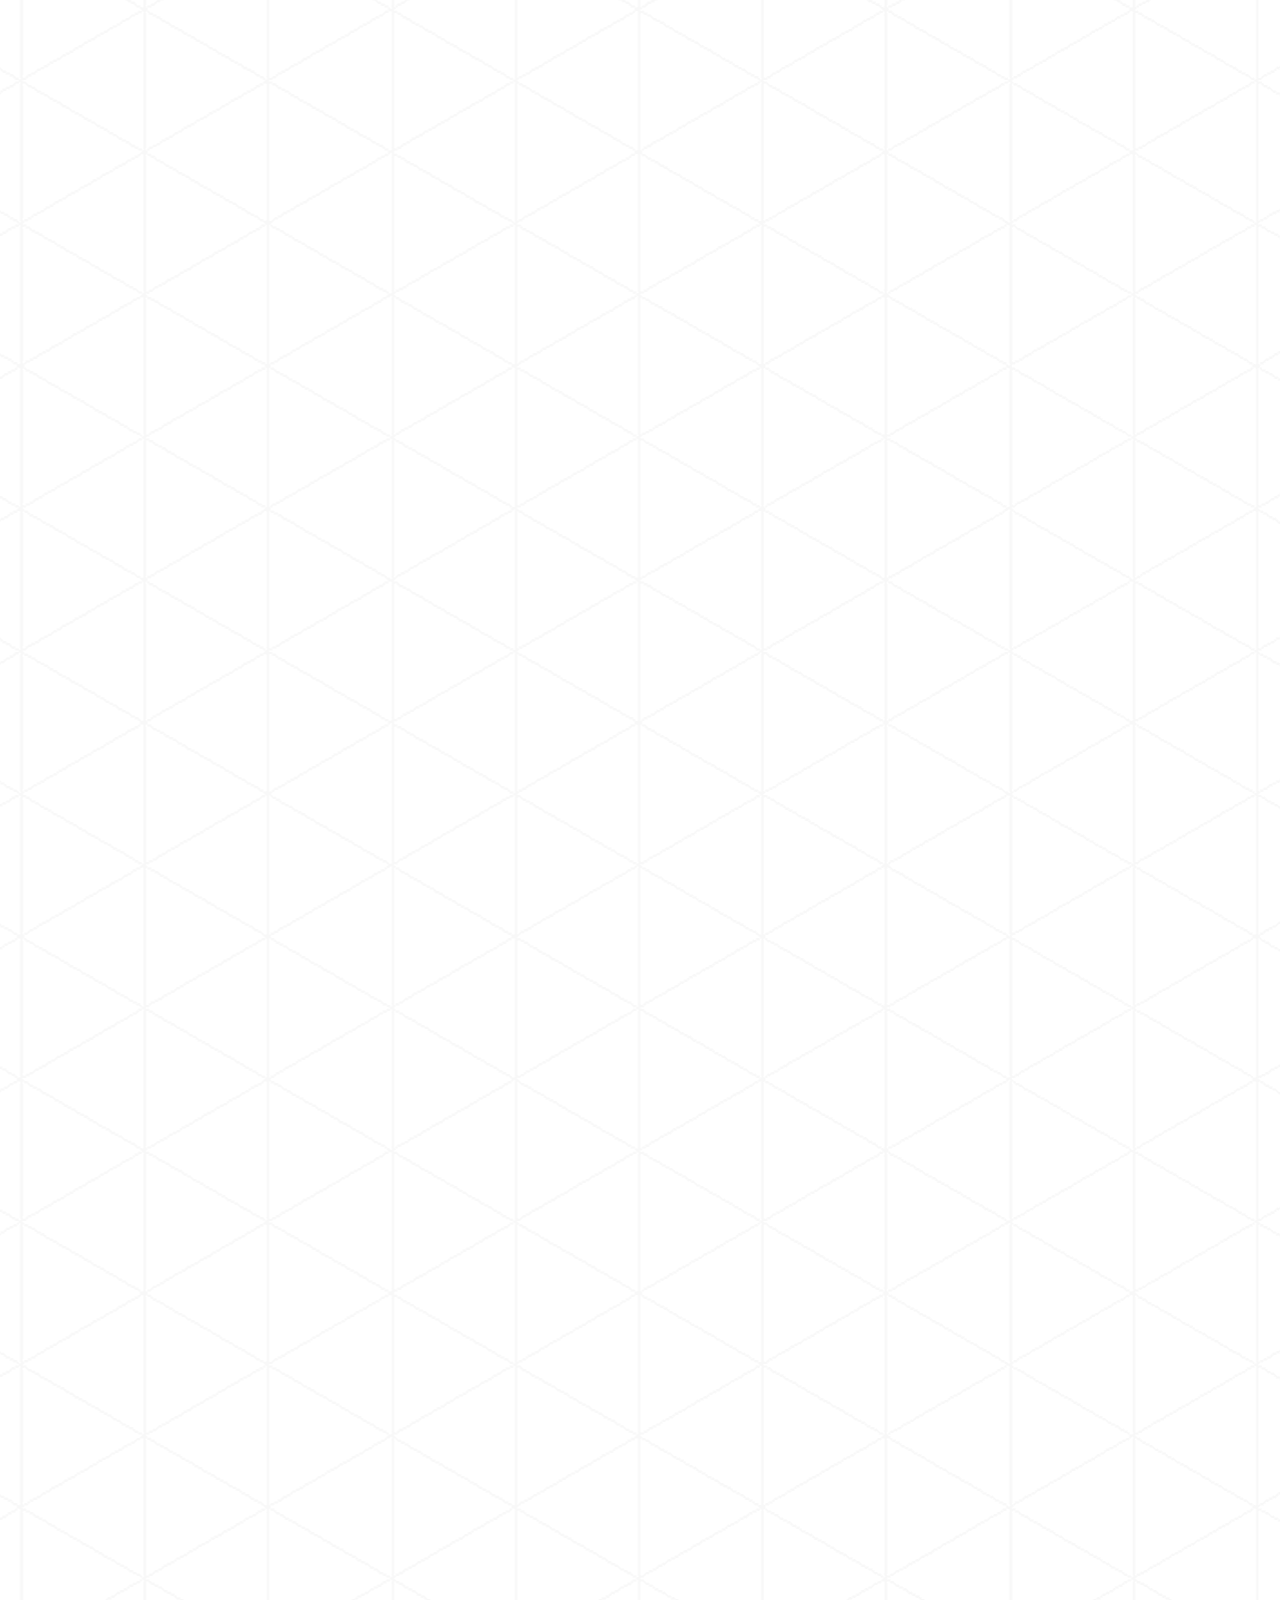
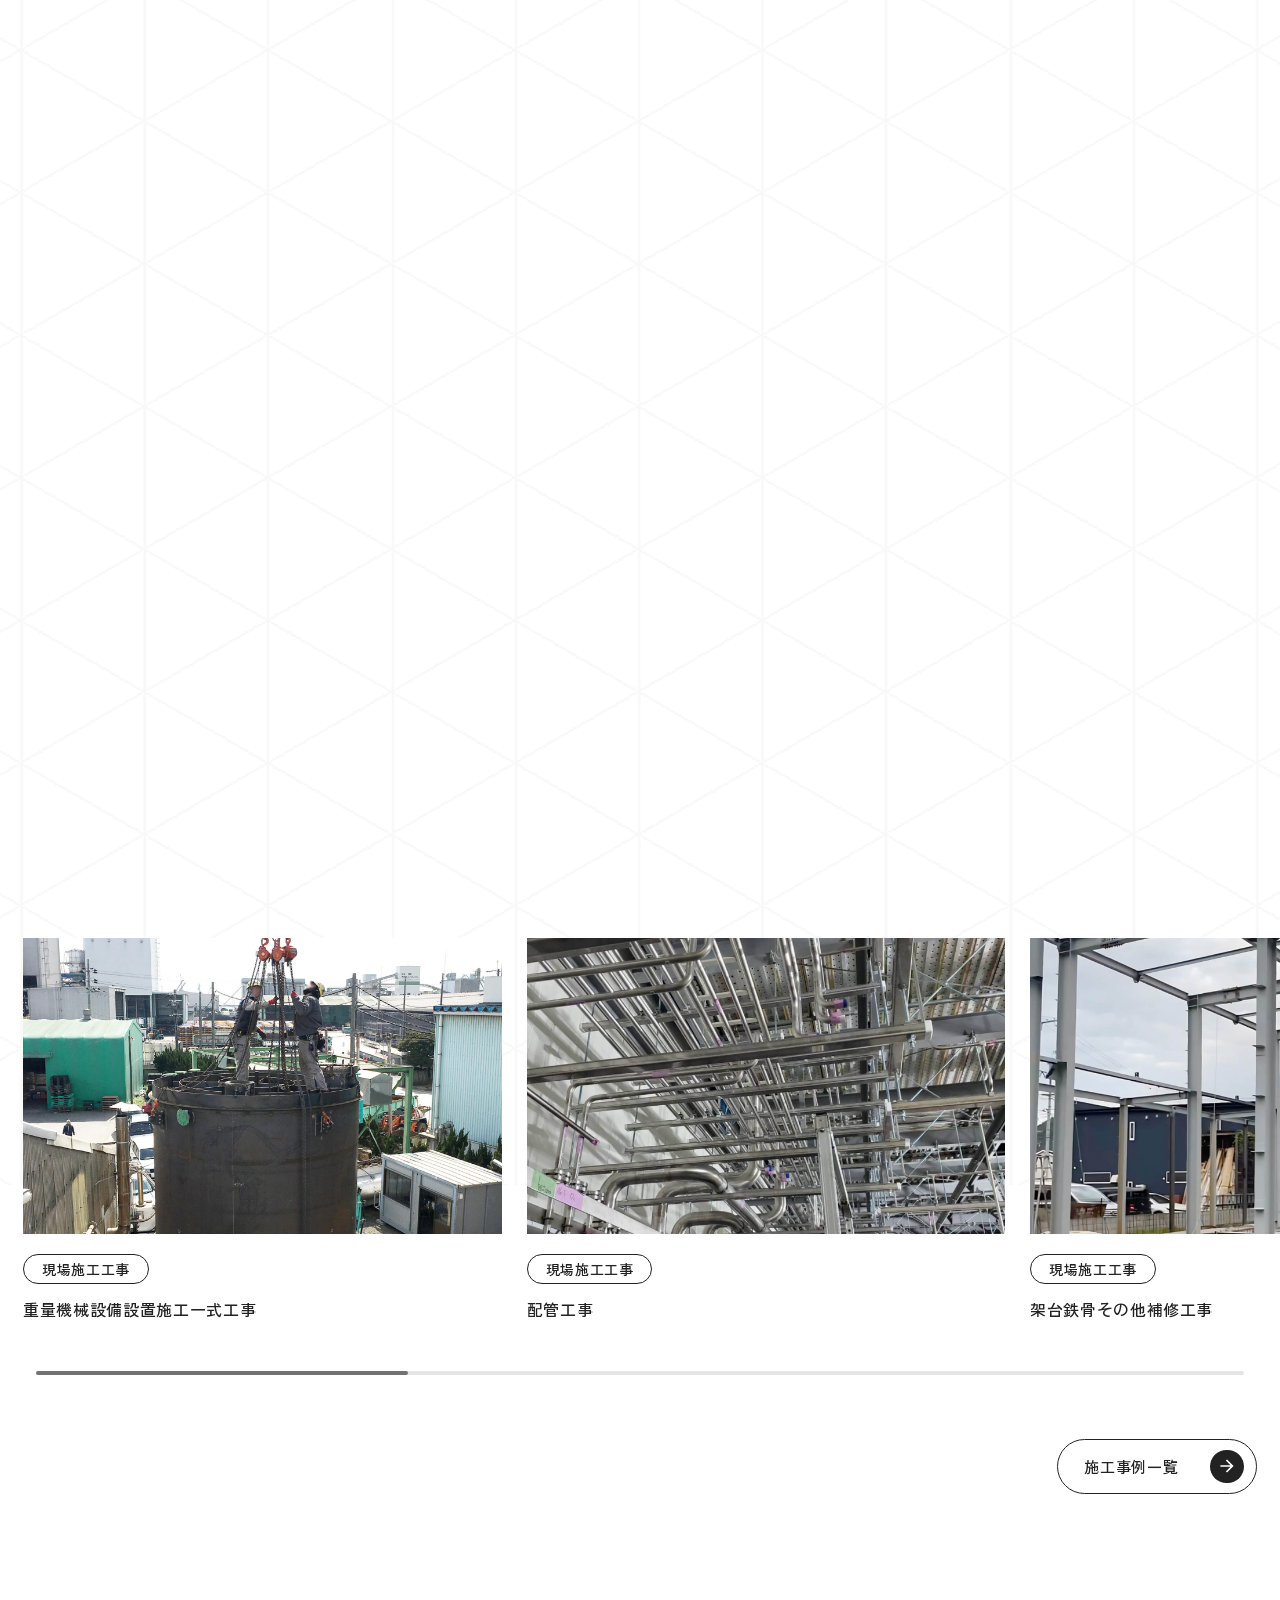
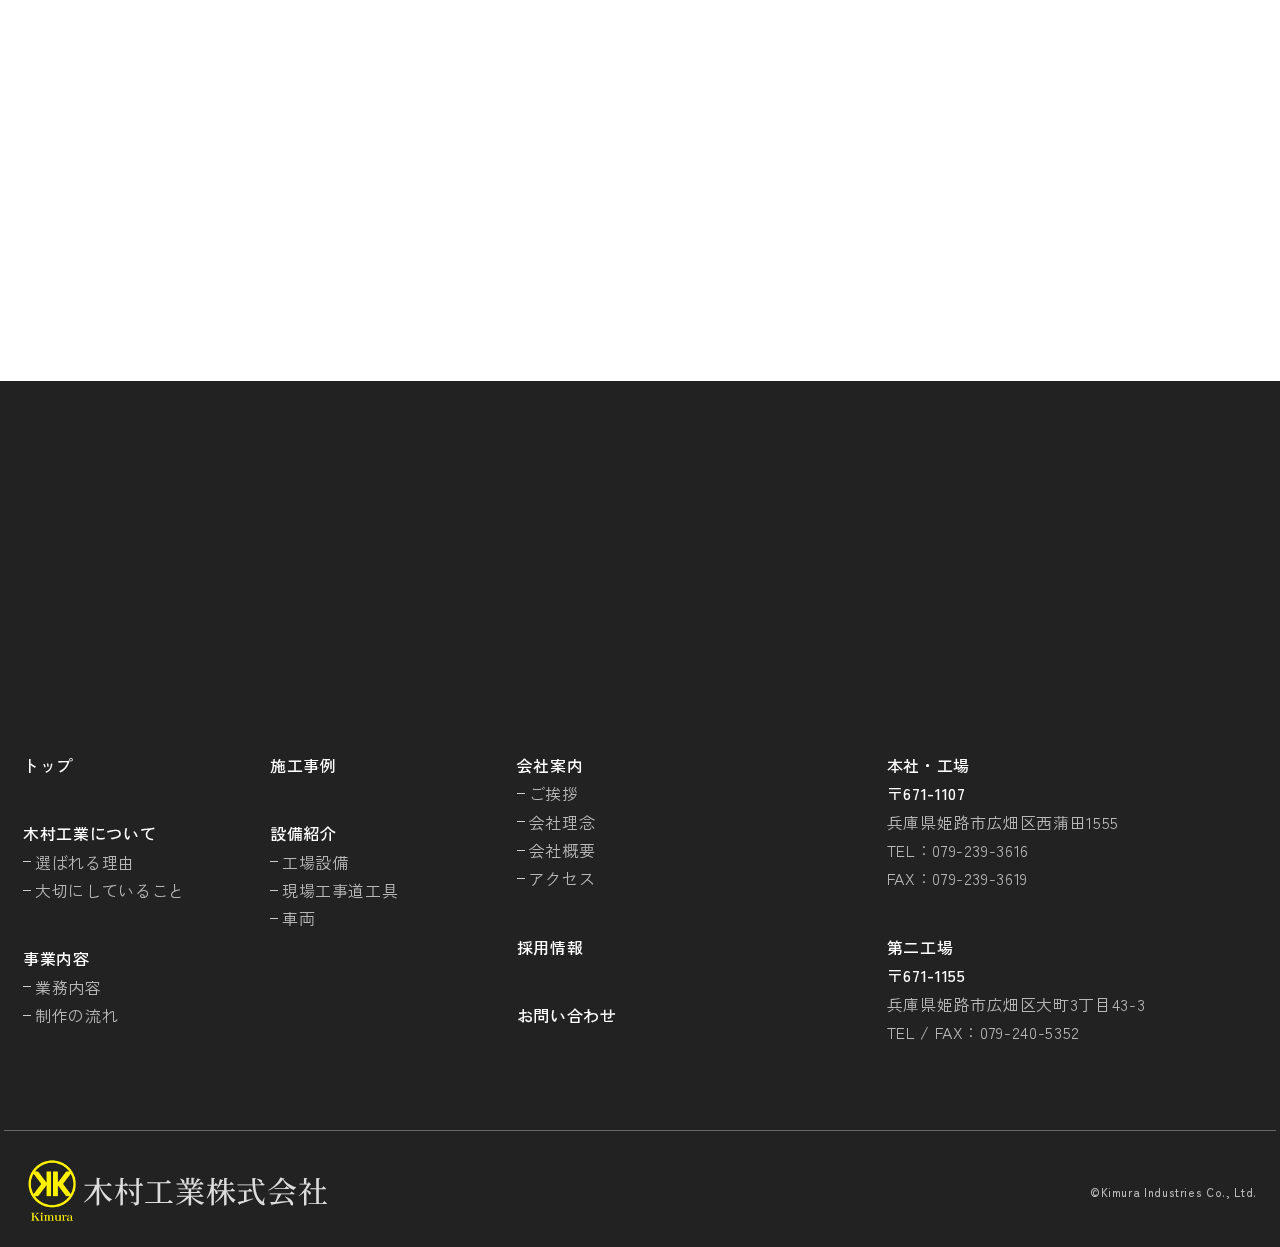
<file: kimurakougyou/company.html>
<!DOCTYPE html>
<html lang="ja">
<head>
    <meta charset="UTF-8">
        <meta name="viewport" content="width=device-width, initial-scale=1.0">
        <title>会社案内｜木村工業株式会社｜兵庫県姫路市のプラント配管・溶接の専門会社</title>
        <meta name="description" content="木村工業株式会社では、ユニット配管制作、機械設備配管制作、大・小口径配管制作、タンク制作、架台制作・据付、鉄骨・鍛冶等の様々なプラント配管のニーズにお応えしています。">

        <!-- destyle.css -->
        <link rel="stylesheet" href="css/destyle.css">

        <!-- Google font -->
        <link rel="preconnect" href="https://fonts.googleapis.com">
        <link rel="preconnect" href="https://fonts.gstatic.com" crossorigin>
        <link href="https://fonts.googleapis.com/css2?family=Noto+Serif+JP:wght@700&family=Oswald:wght@200..700&family=Zen+Kaku+Gothic+Antique:wght@400;500;700&display=swap" rel="stylesheet">

        <!-- AnimateCSS -->
        <link rel="stylesheet" href="https://cdnjs.cloudflare.com/ajax/libs/animate.css/4.1.1/animate.min.css">

        <!-- favicon -->
        <link rel="icon" type="image/png" href="images/favicon/favicon-96x96.png" sizes="96x96">
        <link rel="icon" type="image/svg+xml" href="images/favicon/favicon.svg">
        <link rel="shortcut icon" href="images/favicon/favicon.ico">
        <link rel="apple-touch-icon" sizes="180x180" href="images/favicon/apple-touch-icon.png">
        <meta name="apple-mobile-web-app-title" content="木村工業株式会社">
        <link rel="manifest" href="images/favicon/site.webmanifest">

        <!-- style.css -->
        <link rel="stylesheet" href="css/style.css">

        <!-- swiper -->
        <link rel="stylesheet" href="https://cdn.jsdelivr.net/npm/swiper@11/swiper-bundle.min.css">
        <script src="https://cdn.jsdelivr.net/npm/swiper@11/swiper-bundle.min.js"></script>

        <!-- jQuery -->
        <script src="https://code.jquery.com/jquery-3.7.1.min.js" integrity="sha256-/JqT3SQfawRcv/BIHPThkBvs0OEvtFFmqPF/lYI/Cxo=" crossorigin="anonymous"></script>

        <!-- JavaScript -->
        <script src="js/common.js" defer></script>
</head>

<body id="company">
    <!-- ----------------------------------------- ヘッダー ----------------------------------------- */ -->
    <header>
        <div class="header_wrapper">
            <h1 class="logo_wrapper">
                <a href="top.html"><div class="logo"><img src="images/logo.png" alt=""></div><span class="logo_text">木村工業株式会社</span></a>
            </h1>

            <!-- ドロワーボタン -->
            <button id="drawerButton">
                <span></span>
                <span></span>
                <span></span>
            </button>

            <div id="header_menu">
                <!-- 見えないメニュー -->
                <nav>
                    <ul id="menu">
                        <li class="menu_item"><a class="text_color" href="about.html">木村工業について</a></li>
                        <li class="menu_item"><a class="text_color" href="service.html">事業内容</a></li>
                        <li class="menu_item"><a class="text_color" href="equipment.html">設備紹介</a></li>
                        <li class="menu_item"><a class="text_color" href="works.html">施工事例</a></li>
                        <li class="menu_item"><a class="text_color" href="company.html">会社案内</a></li>
                        <li class="menu_item"><a class="text_color" href="recruit.html">採用情報</a></li>
                        <li class="menu_contact"><a class="text_color" href="contact.html">お問い合わせ</a></li>
                    </ul>
                </nav>
            </div>
        </div>
    </header>

    <main>
        <!-- ----------------------------------------- 下層ページ見出し ----------------------------------------- */ -->
        <section class="under_heading_wrapper">
            <div class="under_heading container animate__animated fadeInLeftSmall">
                <h3 class="text_heading"><p class="heading_top">会社案内</p><p class="heading_bottom">CO<span class="text_deco">M</span>PANY</p></h3>
            </div>

            <!-- パンくずリスト -->
            <ul class="breadcrumb container">
                <li><a href="top.html">ホーム</a><span class="boder"></span></li>
                <li>会社案内</li>
            </ul>

            <div class="heading_img animate__animated fadeInUpSmall">
                <img src="images/company_header.jpg" alt="">
            </div>
        </section>
        
        <!-- ----------------------------------------- ご挨拶 ----------------------------------------- -->
        <section id="company_greeting" class="container">
            <div class="midle_heading delay target animate__animated">
                <h4 class="text_heading"><p class="heading_top">ご挨拶</p><p class="heading_bottom"><span class="text_deco">M</span>ESSAGE</p></h4>
            </div>

            <div class="greeting_wrapper">
                <div class="greeting_text">
                    <p class="heading delay targets animate__animated">
                        確かな技術と誠実なものづくり。
                    </p>
                    <p class="main_text delay targets animate__animated">
                        当社は創業以来、「確かな技術と誠実なものづくり」を信念に、溶接・製缶・鉄骨工事を中心に事業を展開してまいりました。<br>職人の技術と最新設備の融合により、高品質な施工を提供し続けています。
                    </p>
                    <p class="main_text delay targets animate__animated">
                        私たちが大切にしているのは「安全」「品質」「信頼」の3つの柱です。<br>溶接技術は建築や産業の基盤を支える重要な役割を担っており、一つひとつの仕事に責任を持ち、お客様のニーズに真摯に向き合っています。
                    </p>
                    <p class="main_text delay targets animate__animated">
                        また、技術の継承にも力を入れ、熟練の職人技を次世代へと受け継ぎながら、業界の発展に貢献してまいります。<br>今後とも、木村工業株式会社をよろしくお願い申し上げます。
                    </p>
                    <p class="president delay targets animate__animated">
                        代表取締役<span>木村 建太</span>
                    </p>
                </div>

                <div class="greeting_img delay targets animate__animated">
                    <img src="images/company_president.jpg" alt="社長の写真">
                </div>
        </section>

        <!-- ----------------------------------------- 会社理念 ----------------------------------------- -->
        <section id="company_philosophy">
            <div class="midle_heading delay target animate__animated">
                <h4 class="text_heading"><p class="heading_bottom">PHILOSOPHY</p><p class="heading_top">会社理念</p></h4>
            </div>
            <p class="philosophy delay targets animate__animated">安全を第一に、技術と信頼を！</p>
        </section>

        <!-- ----------------------------------------- 会社概要 ----------------------------------------- -->
        <section id="company_outlune" class="container">
            <div class="midle_heading delay target animate__animated">
                <h4 class="text_heading"><p class="heading_top">会社概要</p><p class="heading_bottom">O<span class="text_deco">U</span>TLINE</p></h4>
            </div>

            <table class="outline_table delay targets animate__animated">
                <tr class="heading_line">
                    <th>会社名</th>
                    <td>木村工業株式会社</td>
                </tr>
                <tr>
                    <th>代表者名</th>
                    <td>代表取締役&emsp;木村 建太</td>
                </tr>
                <tr>
                    <th>設立</th>
                    <td>2007年4月（個人）</td>
                </tr>
                <tr>
                    <th>法人設立</th>
                    <td>2015年7月21日（法人）</td>
                </tr>
                <tr>
                    <th>所在地</th>
                    <td>
                        <div class="address_top">
                            <p class="top">本社/工場</p>
                            <p class="under">〒671-1107&emsp;兵庫県姫路市広畑区西蒲田1555</p>
                            <p class="under">TEL：079-239-3616</p>
                            <p class="under">FAX：079-239-3619</p>
                            <p class="under">MAIL：k.kimura@kimura-kogyo.jp</p>
                        </div>
                        <div class="address_under">
                            <p class="top">第二工場</p>
                            <p class="under">〒671-1155&emsp;兵庫県姫路市広畑区大町3丁目43-3</p>
                            <p class="under">TEL/FAX：079-240-5352</p>
                        </div>
                    </td>
                </tr>
                <tr>
                    <th>従業員数</th>
                    <td>20名</td>
                </tr>
                <tr>
                    <th>協力業者</th>
                    <td>20名</td>
                </tr>
                <tr>
                    <th>建設業許可</th>
                    <td>兵庫県知事 許可 第461573号（機械器具設置業、管工事業）</td>
                </tr>
                <tr>
                    <th>営業種目</th>
                    <td>
                        <p class="under">各種配管</p>
                        <p class="under">設備工事請負</p>
                        <p class="under">プラント設備機器据付工事請負</p>
                        <p class="under">製缶</p>
                        <p class="under">加工</p>
                        <p class="under">溶接工事請負</p>
                        <p class="under">配管工事に付帯する、塗装</p>
                        <p class="under">足場仮設工事請負</p>
                    </td>
                </tr>
                <tr>
                    <th>取引先銀行</th>
                    <td>
                        <p class="under">西兵庫信用金庫&emsp;大津支店</p>
                        <p class="under">姫路市信用金庫&emsp;広畑支店</p>
                        <p class="under">三井住友銀行&emsp;姫路支店</p>
                        <p class="under">みなと銀行&emsp;姫路支店</p>
                    </td>
                </tr>
            </table>

            <div class="company_img_wrapper">
                <div class="company_01 delay targets animate__animated">
                    <div class="company_img">
                        <img src="images/company_01.jpg" alt="本社・工場">
                    </div>
                    <p class="main_text">本社・工場</p>
                </div>
                <div class="company_02 delay targets animate__animated">
                    <div class="company_img">
                        <img src="images/company_02.jpg" alt="第二工場">
                    </div>
                    <p class="main_text">第二工場</p>
                </div>
            </div>
        </section>
        <!-- ----------------------------------------- アクセス ----------------------------------------- -->
        <section id="company_access" class="container">
            <div class="midle_heading delay target animate__animated">
                <h4 class="text_heading"><p class="heading_top">アクセス</p><p class="heading_bottom"><span class="text_deco">A</span>CCESS</p></h4>
            </div>

            <div class="access_wrapper">
                <!-- 本社・工場 -->
                <div class="access_inner delay targets animate__animated">
                    <div class="google_map">
                        <iframe src="https://www.google.com/maps/embed?pb=!1m18!1m12!1m3!1d6550.094134773628!2d134.62421837770992!3d34.829909100000016!2m3!1f0!2f0!3f0!3m2!1i1024!2i768!4f13.1!3m3!1m2!1s0x3554e17a3841265f%3A0xac4bdcd7181e7ad0!2z5pyo5p2R5bel5qWt5qCq5byP5Lya56S-!5e0!3m2!1sja!2sjp!4v1741528221691!5m2!1sja!2sjp" style="border:0;" allowfullscreen="" loading="lazy" referrerpolicy="no-referrer-when-downgrade"></iframe>
                    </div>
                    <div class="address">
                        <p class="top">本社/工場</p>
                        <p class="under">〒671-1107&emsp;兵庫県姫路市広畑区西蒲田1555</p>
                        <p class="under">TEL：079-239-3616</p>
                        <p class="under">FAX：079-239-3619</p>
                        <p class="under">MAIL：k.kimura@kimura-kogyo.jp</p>
                    </div>
                </div>

                <!-- 第二工場 -->
                <div class="access_inner delay targets animate__animated">
                    <div class="google_map">
                        <iframe src="https://www.google.com/maps/embed?pb=!1m18!1m12!1m3!1d3276.501744201353!2d134.61993877592698!3d34.793316672886824!2m3!1f0!2f0!3f0!3m2!1i1024!2i768!4f13.1!3m3!1m2!1s0x3554e41c5a70442d%3A0x2480589b3b4b9ddc!2z44CSNjcxLTExNTUg5YW15bqr55yM5aer6Lev5biC5bqD55WR5Yy65aSn55S677yT5LiB55uu77yU77yT4oiS77yT!5e0!3m2!1sja!2sjp!4v1741528430219!5m2!1sja!2sjp" style="border:0;" allowfullscreen="" loading="lazy" referrerpolicy="no-referrer-when-downgrade"></iframe>
                    </div>
                    <div class="address">
                        <p class="top">第二工場</p>
                        <p class="under">〒671-1155&emsp;兵庫県姫路市広畑区大町3丁目43-3</p>
                        <p class="under">TEL/FAX：079-240-5352</p>
                    </div>
                </div>
            </div>
        </section>

        <!-- ----------------------------------------- 施工事例 ----------------------------------------- */ -->
        <section id="top_works" class="container">
            <h3 class="text_heading delay target animate__animated"><p class="heading_top">施工事例</p><p class="heading_bottom">WOR<span class="text_deco">K</span>S</p></h3>

            <!-- スライダー -->
            <div class="swiper_container">
                <div class="swiper">
                    <div class="swiper-wrapper">
                        <!-- 重量機械設備設置施工一式工事 -->
                        <div class="swiper-slide">
                            <a class="swiper_item" href="works_under_juryoukiki.html">
                                <div class="works_img">
                                    <img src="images/works_juryoukiki_01.jpg" alt="重量機械設備設置施工一式工事">
                                </div>
                            </a>
                            <span class="works_tag">現場施工工事</span>
                            <p class="works_name">重量機械設備設置施工一式工事</p>
                        </div>
                        <!-- 配管工事 -->
                        <div class="swiper-slide">
                            <a class="swiper_item" href="works_under_haikankoji.html">
                                <div class="works_img">
                                    <img src="images/works_haikankoji_01.jpg" alt="配管工事">
                                </div>
                            </a>
                            <span class="works_tag">現場施工工事</span>
                            <p class="works_name">配管工事</p>
                        </div>
                        <!-- 架台鉄骨その他補修工事 -->
                        <div class="swiper-slide">
                            <a class="swiper_item" href="works_under_kadaitekkotu.html">
                                <div class="works_img">
                                    <img src="images/works_kadaitekkotu_01.jpg" alt="架台鉄骨その他補修工事">
                                </div>
                            </a>
                            <span class="works_tag">現場施工工事</span>
                            <a class="works_name">架台鉄骨その他補修工事</a>
                        </div>
                        <!-- 足場仮設及び付帯工事 -->
                        <div class="swiper-slide">
                            <a class="swiper_item" href="works_under_asiba.html">
                                <div class="works_img">
                                    <img src="images/works_asiba_01.jpg" alt="足場仮設及び付帯工事">
                                </div>
                            </a>
                            <span class="works_tag">現場施工工事</span>
                            <a class="works_name">足場仮設及び付帯工事</a>
                        </div>
                        <!-- タンク製品製作 -->
                        <div class="swiper-slide">
                            <a class="swiper_item" href="works_under_tank.html">
                                <div class="works_img">
                                    <img src="images/works_tank_01.jpg" alt="タンク製品製作">
                                </div>
                            </a>
                            <span class="works_tag">現場施工工事</span>
                            <a class="works_name">タンク製品製作</a>
                        </div>
                        <!-- 配管製作 -->
                        <div class="swiper-slide">
                            <a class="swiper_item" href="works_under_haikanseisaku.html">
                                <div class="works_img">
                                    <img src="images/works_haikan_seisaku_01.jpg" alt="配管製作">
                                </div>
                            </a>
                            <span class="works_tag">製缶加工</span>
                            <a class="works_name">配管製作</a>
                        </div>
                        <!-- 鍛冶及び鉄骨 -->
                        <div class="swiper-slide">
                            <a class="swiper_item" href="works_under_kaji.html">
                                <div class="works_img">
                                    <img src="images/works_kaji_01.jpg" alt="鍛冶及び鉄骨">
                                </div>
                            </a>
                            <span class="works_tag">製缶加工</span>
                            <a class="works_name">鍛冶及び鉄骨</a>
                        </div>
                        <!-- 製品製缶・装置 -->
                        <div class="swiper-slide">
                            <a class="swiper_item" href="works_under_seihin.html">
                                <div class="works_img">
                                    <img src="images/works_seihin_01.jpg" alt="製品製缶・装置">
                                </div>
                            </a>
                            <span class="works_tag">製缶加工</span>
                            <a class="works_name">製品製缶・装置</a>
                        </div>
                    </div>
                    <!-- スクロールバー -->
                    <div class="swiper-scrollbar"></div>
                </div>
            </div>
            <!-- ボタン -->
            <a class="button" href="works.html">
                施工事例一覧
                <div class="arrow">
                    <span class="arrow_item_01"></span>
                    <span class="arrow_item_02"></span>
                </div>
            </a>
        </section>

        <!-- ----------------------------------------- 採用情報 ----------------------------------------- */ -->
        <section id="top_recruit" class="container">
            <div class="recruit_cta delay targets animate__animated">
                <a class="recruit_link" href="recruit.html">
                    <div class="recruit_text_box">
                        <h3 class="text_heading delay target animate__animated"><p class="heading_top">採用情報</p><p class="heading_bottom">RECRU<span class="text_deco">I</span>T</p></h3>
                        <p class="main_text">木村工業株式会社では、事業の拡大に伴い従業員を募集しています。<br>力を活かし、共に地域に貢献してくれる仲間を募集しています。</p>
                    </div>
                    <div class="arrow">
                        <span class="arrow_item_01"></span>
                        <span class="arrow_item_02"></span>
                    </div>
                </a>
            </div>
        </section>
    </main>

    <!-- ----------------------------------------- フッター ----------------------------------------- */ -->
    <footer id="footer">
        <div class="container delay target animate__animated">
            <ul class="contact_link">
                <li class="contact_item">
                    <a href="contact.html">
                        <span class="contact_item_text">CONTACT US</span>
                        <span class="arrow_right"></span>
                    </a>
                </li>
            </ul>
        </div>
        <div class="footer_wrapper container">
            <div class="menu_wrapper">
                <!-- 左 -->
                <div class="menu_container">
                    <div class="menu_item">
                        <p class="text_heading"><a href="top.html">トップ</a></p>
                    </div>
                    <div class="menu_item">
                        <p class="text_heading"><a href="about.html">木村工業について</a></p>
                        <p class="text_bottom"><a href="about.html#about_choose">選ばれる理由</a></p>
                        <p class="text_bottom"><a href="about.html#valuable">大切にしていること</a></p>
                    </div>
                    <div class="menu_item">
                        <p class="text_heading"><a href="service.html">事業内容</a></p>
                        <p class="text_bottom"><a href="service.html">業務内容</a></p>
                        <p class="text_bottom"><a href="service.html#flow">制作の流れ</a></p>
                    </div>
                </div>
                <!-- 真ん中 -->
                <div class="menu_container">
                    <div class="menu_item">
                        <p class="text_heading"><a href="works.html">施工事例</a></p>
                    </div>
                    <div class="menu_item">
                        <p class="text_heading"><a href="equipment.html">設備紹介</a></p>
                        <p class="text_bottom"><a href="equipment.html#factory">工場設備</a></p>
                        <p class="text_bottom"><a href="equipment.html#tools">現場工事道工具</a></p>
                        <p class="text_bottom"><a href="equipment.html#Vehicle">車両</a></p>
                    </div>
                </div>
                <!-- 右 -->
                <div class="menu_container">
                    <div class="menu_item">
                        <p class="text_heading"><a href="company.html">会社案内</a></p>
                        <p class="text_bottom"><a href="company.html#company_greeting">ご挨拶</a></p>
                        <p class="text_bottom"><a href="company.html#company_philosophy">会社理念</a></p>
                        <p class="text_bottom"><a href="company.html#company_outlune">会社概要</a></p>
                        <p class="text_bottom"><a href="company.html#company_access">アクセス</a></p>
                    </div>
                    <div class="menu_item">
                        <p class="text_heading"><a href="recruit.html">採用情報</a></p>
                    </div>
                    <div class="menu_item">
                        <p class="text_heading"><a href="contact.html">お問い合わせ</a></p>
                    </div>
                </div>
            </div>

            <div class="acces_wrapper">
                <div class="acces_container">
                    <div class="acces_item">
                        <p class="text_heading">本社・工場</p>
                        <p class="text_heading">〒671-1107</p>
                        <p class="text_bottom">兵庫県姫路市広畑区西蒲田1555</p>
                        <p class="text_bottom">TEL：079-239-3616</p>
                        <p class="text_bottom">FAX：079-239-3619</p>
                    </div>

                    <div class="acces_item">
                        <p class="text_heading">第二工場</p>
                        <p class="text_heading">〒671-1155</p>
                        <p class="text_bottom">兵庫県姫路市広畑区大町3丁目43-3</p>
                        <p class="text_bottom">TEL / FAX：079-240-5352</p>
                    </div>
                </div>
            </div>
        </div>

        <div class="copy container">
            <div class="fotter_logo">
                <a href="index.html"><div class="logo"><img src="images/logo.png" alt="木村工業株式会社"></div><span class="logo_text">木村工業株式会社</span></a>
            </div>
            <p><small>&copy;Kimura Industries Co., Ltd.</small></p>
        </div>
    </footer>
</body>
</html>
</file>
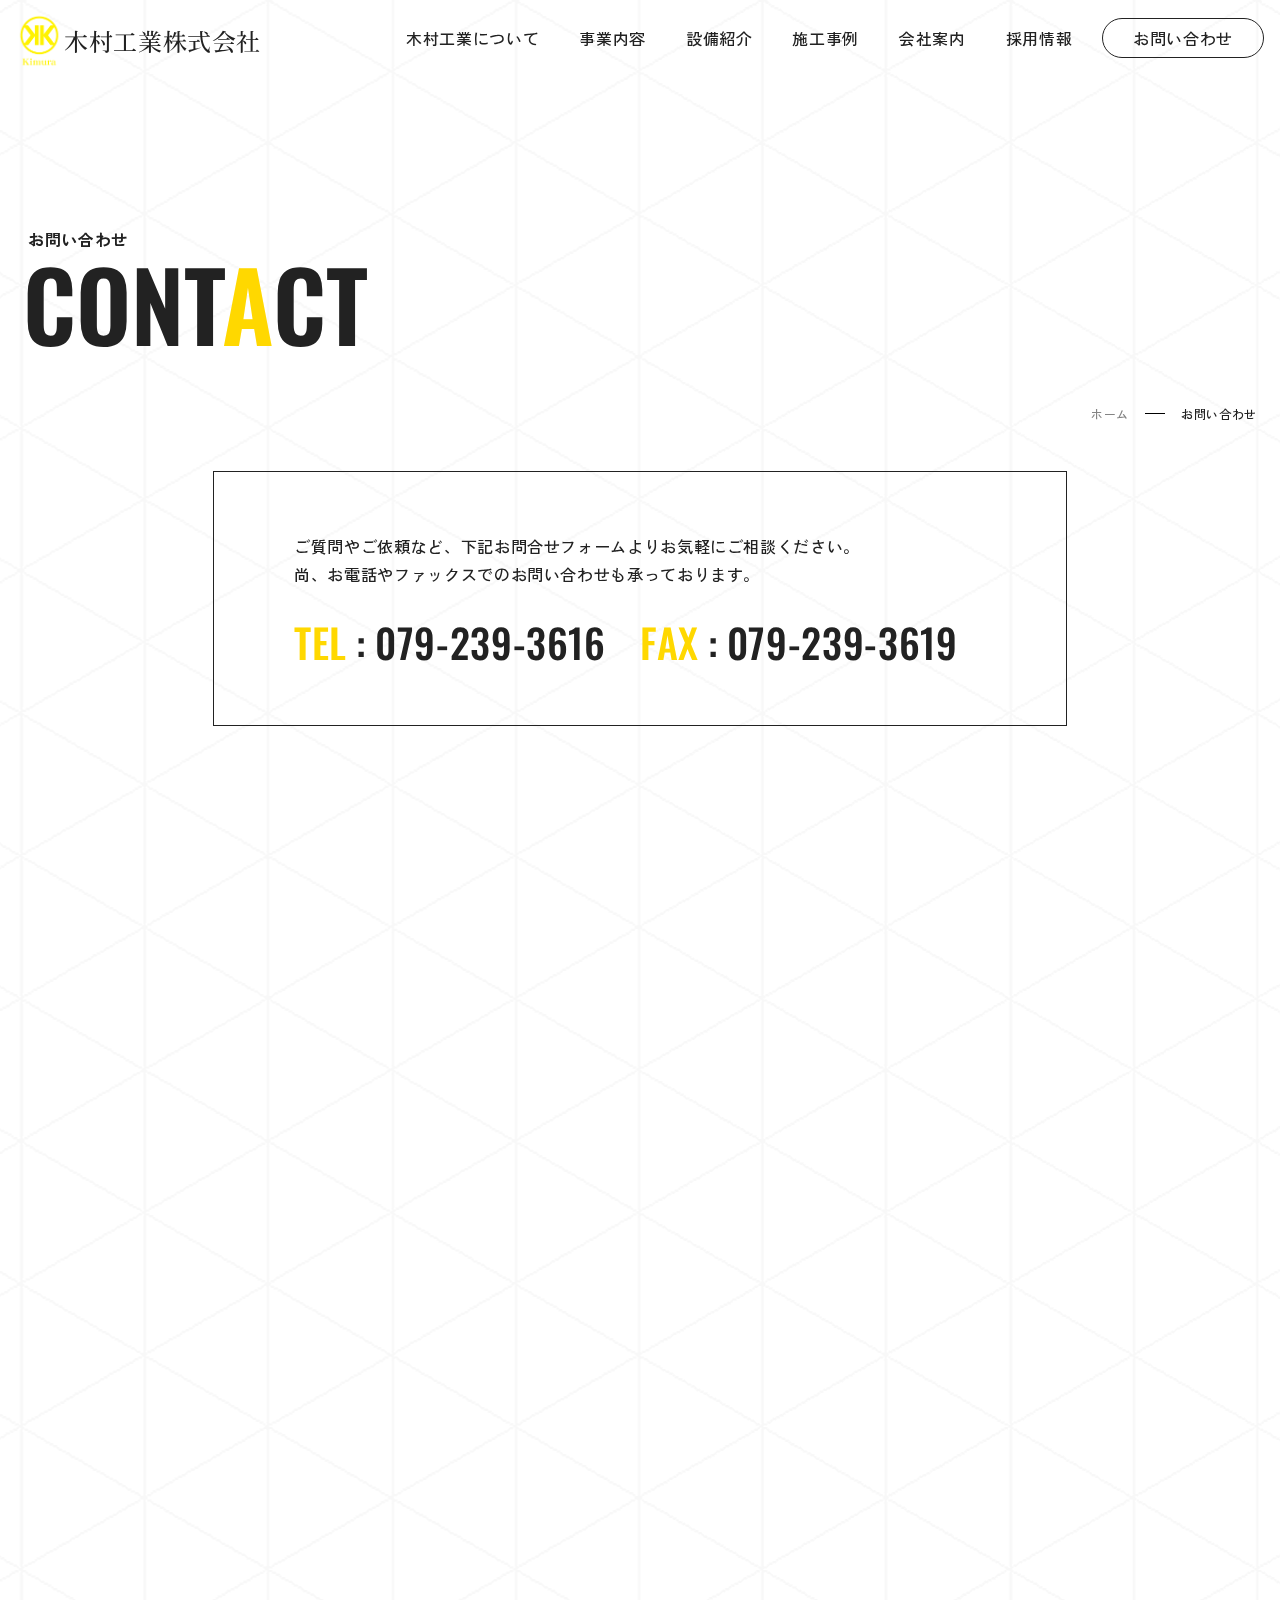
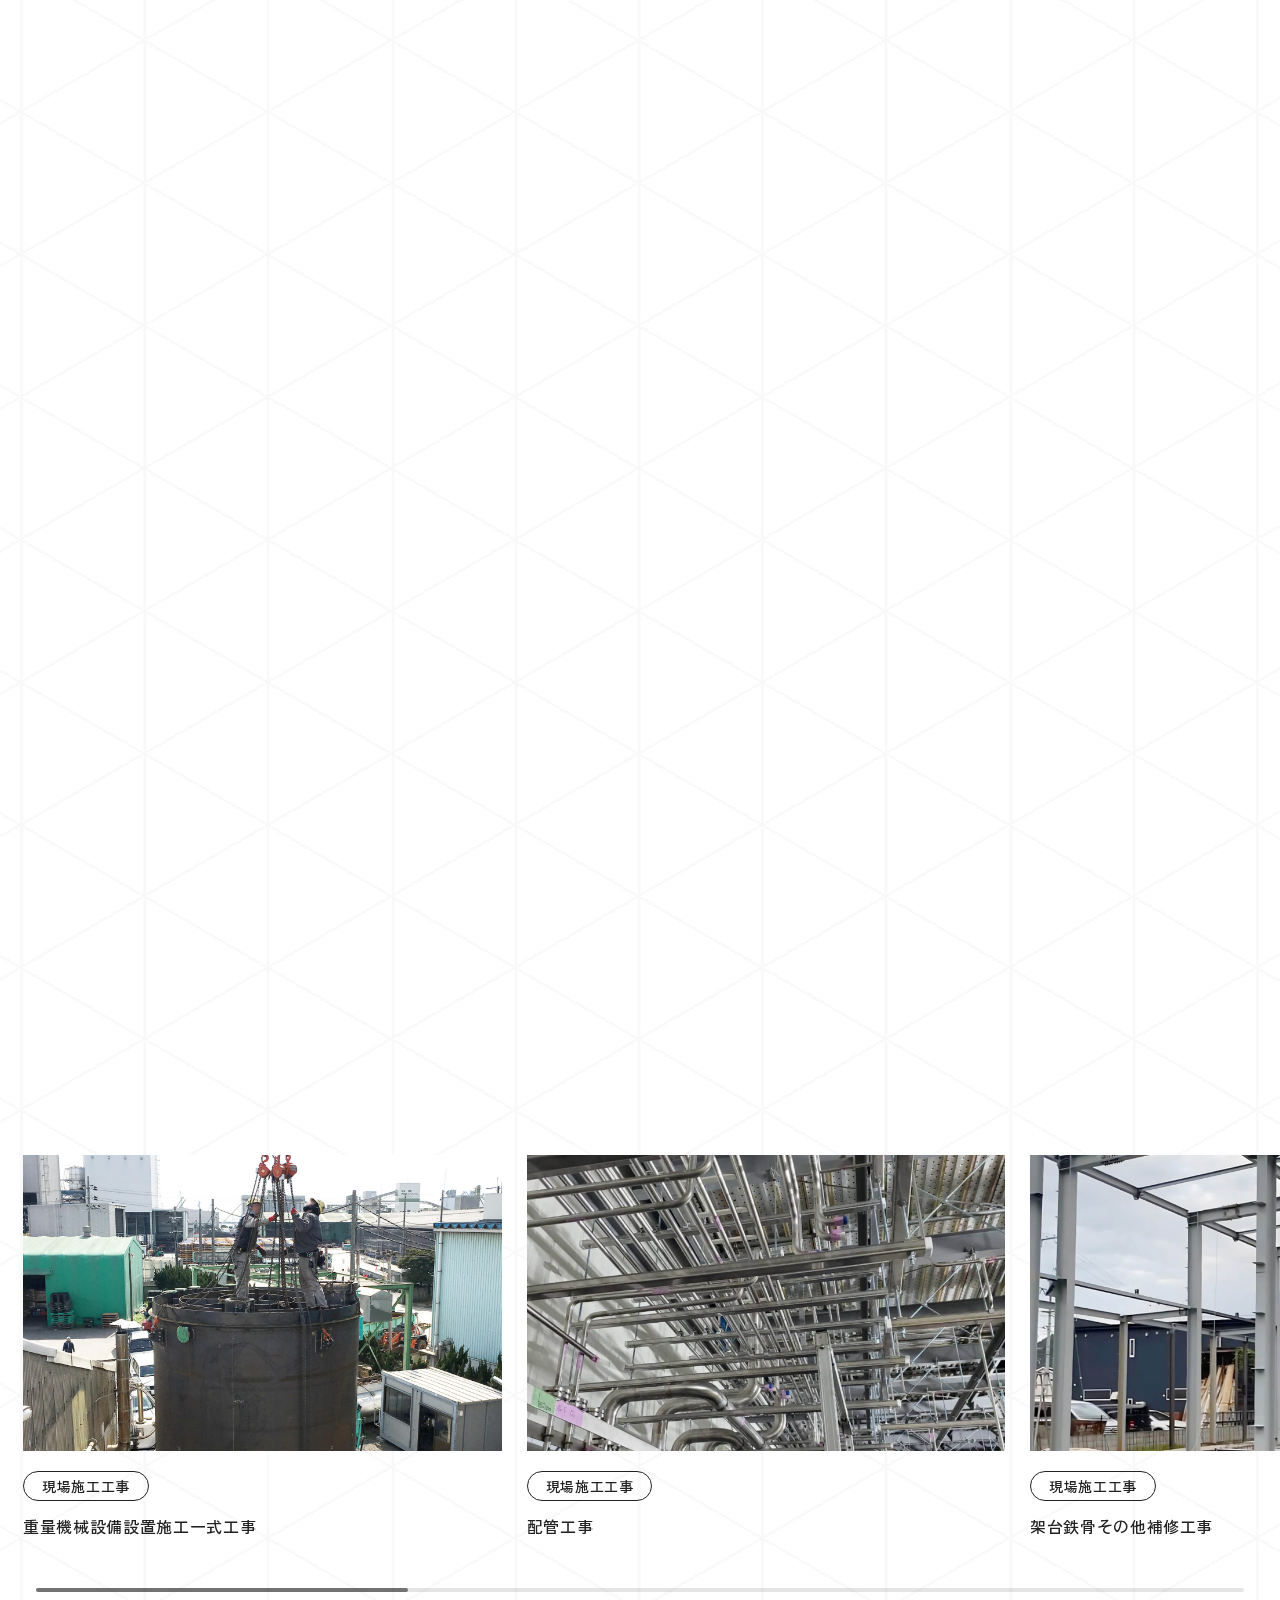
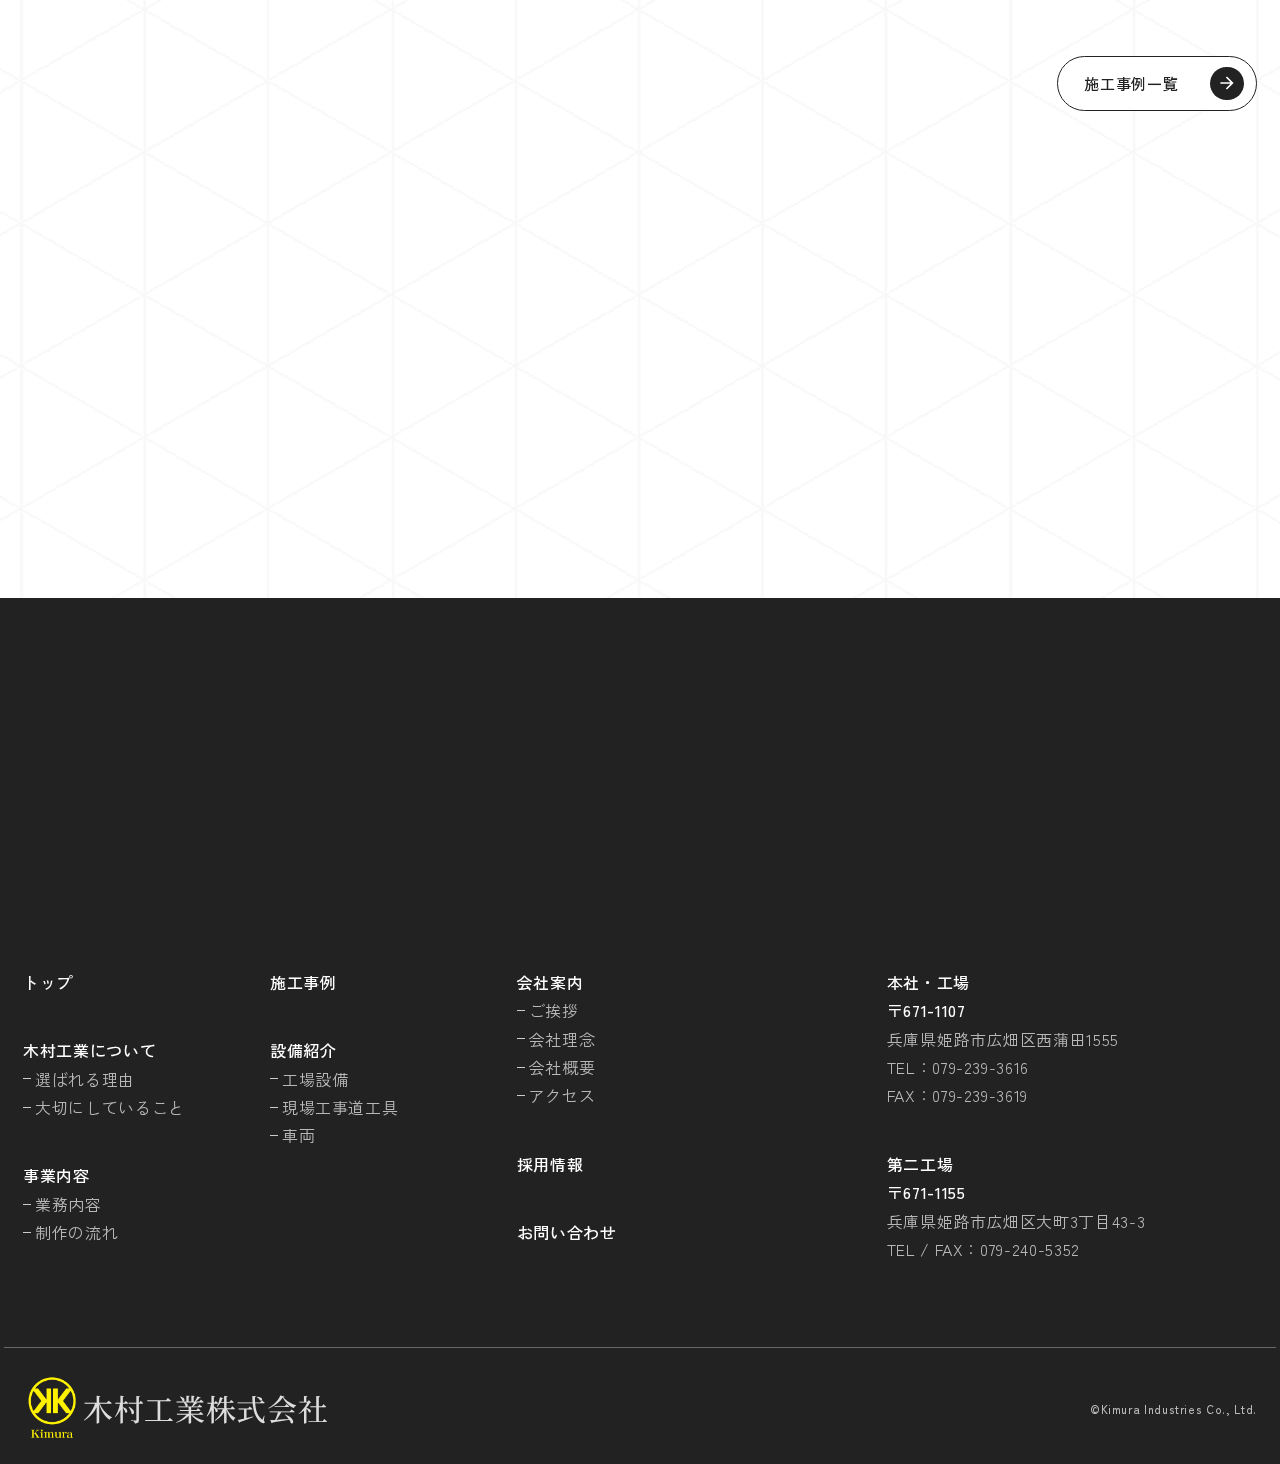
<file: kimurakougyou/contact.html>
<!DOCTYPE html>
<html lang="ja">
<head>
    <meta charset="UTF-8">
        <meta name="viewport" content="width=device-width, initial-scale=1.0">
        <title>お問い合わせ｜木村工業株式会社｜兵庫県姫路市のプラント配管・溶接の専門会社</title>
        <meta name="description" content="木村工業株式会社では、ユニット配管制作、機械設備配管制作、大・小口径配管制作、タンク制作、架台制作・据付、鉄骨・鍛冶等の様々なプラント配管のニーズにお応えしています。">

        <!-- destyle.css -->
        <link rel="stylesheet" href="css/destyle.css">

        <!-- Google font -->
        <link rel="preconnect" href="https://fonts.googleapis.com">
        <link rel="preconnect" href="https://fonts.gstatic.com" crossorigin>
        <link href="https://fonts.googleapis.com/css2?family=Noto+Serif+JP:wght@700&family=Oswald:wght@200..700&family=Zen+Kaku+Gothic+Antique:wght@400;500;700&display=swap" rel="stylesheet">

        <!-- AnimateCSS -->
        <link rel="stylesheet" href="https://cdnjs.cloudflare.com/ajax/libs/animate.css/4.1.1/animate.min.css">

        <!-- favicon -->
        <link rel="icon" type="image/png" href="images/favicon/favicon-96x96.png" sizes="96x96">
        <link rel="icon" type="image/svg+xml" href="images/favicon/favicon.svg">
        <link rel="shortcut icon" href="images/favicon/favicon.ico">
        <link rel="apple-touch-icon" sizes="180x180" href="images/favicon/apple-touch-icon.png">
        <meta name="apple-mobile-web-app-title" content="木村工業株式会社">
        <link rel="manifest" href="images/favicon/site.webmanifest">

        <!-- style.css -->
        <link rel="stylesheet" href="css/style.css">

        <!-- swiper -->
        <link rel="stylesheet" href="https://cdn.jsdelivr.net/npm/swiper@11/swiper-bundle.min.css">
        <script src="https://cdn.jsdelivr.net/npm/swiper@11/swiper-bundle.min.js"></script>

        <!-- jQuery -->
        <script src="https://code.jquery.com/jquery-3.7.1.min.js" integrity="sha256-/JqT3SQfawRcv/BIHPThkBvs0OEvtFFmqPF/lYI/Cxo=" crossorigin="anonymous"></script>

        <!-- JavaScript -->
        <script src="js/common.js" defer></script>
        <script src="js/worksLink.js"></script>
</head>

<body id="contact">
    <!-- ----------------------------------------- ヘッダー ----------------------------------------- */ -->
    <header>
        <div class="header_wrapper">
            <h1 class="logo_wrapper">
                <a href="top.html"><div class="logo"><img src="images/logo.png" alt=""></div><span class="logo_text">木村工業株式会社</span></a>
            </h1>

            <!-- ドロワーボタン -->
            <button id="drawerButton">
                <span></span>
                <span></span>
                <span></span>
            </button>

            <div id="header_menu">
                <!-- 見えないメニュー -->
                <nav>
                    <ul id="menu">
                        <li class="menu_item"><a class="text_color" href="about.html">木村工業について</a></li>
                        <li class="menu_item"><a class="text_color" href="service.html">事業内容</a></li>
                        <li class="menu_item"><a class="text_color" href="equipment.html">設備紹介</a></li>
                        <li class="menu_item"><a class="text_color" href="works.html">施工事例</a></li>
                        <li class="menu_item"><a class="text_color" href="company.html">会社案内</a></li>
                        <li class="menu_item"><a class="text_color" href="recruit.html">採用情報</a></li>
                        <li class="menu_contact"><a class="text_color" href="contact.html">お問い合わせ</a></li>
                    </ul>
                </nav>
            </div>
        </div>
    </header>

    <main>
        <!-- ----------------------------------------- 下層ページ見出し ----------------------------------------- -->
        <section class="under_heading_wrapper">
            <div class="under_heading container animate__animated fadeInLeftSmall">
                <h3 class="text_heading"><p class="heading_top">お問い合わせ</p><p class="heading_bottom">CONT<span class="text_deco">A</span>CT</p></h3>
            </div>

            <!-- パンくずリスト -->
            <ul class="breadcrumb container">
                <li><a href="top.html">ホーム</a><span class="boder"></span></li>
                <li>お問い合わせ</li>
            </ul>
        </section>
        
        <!-- ----------------------------------------- お問い合わせ ----------------------------------------- -->
        <section id="contact_guidance" class="contact_container">
            <!-- 案内 -->
            <div class="guidance_wrapper">
                <p class="guidance_text animate__animated fadeInUpSmall">ご質問やご依頼など、下記お問合せフォームよりお気軽にご相談ください。<br>尚、お電話やファックスでのお問い合わせも承っております。</p>
                <div class="contact_address animate__animated fadeInUpSmall">
                    <p class="address_item"><span class="text_deco">TEL</span>&thinsp;:&thinsp;079-239-3616</p>
                    <p class="address_item"><span class="text_deco">FAX</span>&thinsp;:&thinsp;079-239-3619</p>
                </div>
            </div>
        </section>

        <section id="form" class="contact_container delay targets animate__animated">
            <!-- お問い合わせフォーム -->
            <form action="" method="">
                <!-- お名前 -->
                <div class="cp_iptxt">
                    <label class="ef">
                        <p><div class="iptext_wrapper">お名前<span class="required_tag">必須</span></div><input type="text" name="user_name" placeholder="お名前" required class="text_box"></p>
                    </label>
                </div>
                
                <!-- フリガナ -->
                <div class="cp_iptxt">
                    <label class="ef">
                        <p><div class="iptext_wrapper">フリガナ<span class="required_tag">必須</span></div><input type="text" name="user_name" placeholder="お名前" required class="text_box"></p>
                    </label>
                </div>

                <!-- 会社名 -->
                <div class="cp_iptxt">
                    <label class="ef">
                        <p><div class="iptext_wrapper">会社名</div><input type="text" name="company_name" placeholder="会社名" class="text_box"></p>
                    </label>
                </div>

                <!-- 会社名フリガナ -->
                <div class="cp_iptxt">
                    <label class="ef">
                        <p><div class="iptext_wrapper">会社名フリガナ</div><input type="text" name="company_name" placeholder="会社名フリガナ" class="text_box"></p>
                    </label>
                </div>

                <!-- 電話番号 -->
                <div class="cp_iptxt">
                    <label class="ef">
                        <p><div class="iptext_wrapper">電話番号<span class="required_tag">必須</span></div><input type="tel" name="user_tel" placeholder="090-1234-5678" required class="text_box"></p>
                    </label>
                </div>

                <!-- メールアドレス -->
                <div class="cp_iptxt">
                    <label class="ef">
                        <p><div class="iptext_wrapper">メールアドレス<span class="required_tag">必須</span></div><input type="email" name="user_email" placeholder="info@sample.com" required class="text_box"></p>
                    </label>
                </div>

                <!-- 郵便番号 -->
                <div class="cp_iptxt">
                    <label class="ef">
                        <p><div class="iptext_wrapper">郵便番号</div><input type="text" name="user_address" placeholder="123-4567" class="text_box"></p>
                    </label>
                </div>

                <!-- 住所 -->
                <div class="cp_iptxt">
                    <label class="ef">
                        <p><div class="iptext_wrapper">住所</div><input type="text" name="user_address" placeholder="住所" class="text_box"></p>
                    </label>
                </div>

                <!-- お問い合わせ内容 -->
                <div class="cp_iptxt">
                    <label class="ef">
                        <p><div class="iptext_wrapper">お問い合わせ内容<span class="required_tag">必須</span></div><textarea name="user_message" id="" placeholder="具体的なお問い合わせ内容をご記入ください"></textarea></p>
                    </label>
                </div>

                <!-- 同意事項 -->
                <div class="privacy">
                    <p><div class="iptext_wrapper">同意事項<span class="required_tag">必須</span></div></p>
                    <p class="privacy_text">プライバシーポリシー<br><br>
                        木村工業株式会社（以下、「当社」といいます）は、お客様の個人情報の重要性を認識し、その適切な保護と管理に努めます。本プライバシーポリシーでは、当社が取得する個人情報の取り扱いについてご説明いたします。<br><br>
                        1. 個人情報の取得<br>
                        当社は、お客様からのお問い合わせ、サービスの提供、採用活動などの際に、必要な範囲で個人情報を取得いたします。取得する情報には、氏名、住所、電話番号、メールアドレスなどが含まれます。<br><br>
                        2. 個人情報の利用目的<br>
                        当社は、取得した個人情報を以下の目的で利用いたします。<br><br>
                        お問い合わせやご相談への対応<br>
                        サービスの提供および業務遂行<br>
                        採用選考および人事管理<br>
                        当社のサービス向上のための分析や改善<br>
                        法令に基づく対応<br><br>
                        3. 個人情報の管理<br>
                        当社は、取得した個人情報を適切に管理し、不正アクセス、紛失、破壊、改ざん、漏えいなどの防止措置を講じます。<br><br>
                        4. 個人情報の第三者提供<br>
                        当社は、法令に定められた場合を除き、お客様の同意なく個人情報を第三者に提供いたしません。<br><br>
                        5. 個人情報の開示・訂正・削除<br>
                        お客様がご自身の個人情報の開示・訂正・削除を希望される場合は、当社までご連絡いただければ、合理的な範囲で対応いたします。<br><br>
                        6. プライバシーポリシーの改定<br>
                        当社は、個人情報保護の取り組みを継続的に見直し、本ポリシーを改定することがあります。最新のポリシーは当社のウェブサイト等で公表いたします。<br><br>
                        7. お問い合わせ<br>
                        個人情報に関するお問い合わせは、以下の窓口までお願いいたします。<br><br>
                        木村工業株式会社住所:&emsp;〒671-1107&emsp;兵庫県姫路市広畑区西蒲田1555&emsp;TEL：079-239-3616&emsp;FAX：079-239-3619</p>
                </div>

                <!-- 確認チェックボックス -->
                <div class="checkbox">
                    <label>
                        <input type="checkbox" name="confirmation" value="" required>確認画面は表示されません。内容がよろしければチェックを入れて送信してください。
                    </label>
                </div>

                <!-- 送信ボタン -->
                <input type="submit" value="入力内容を送信する" class="button">
            </form>
        </section>

        <!-- ----------------------------------------- 施工事例 ----------------------------------------- */ -->
        <section id="top_works" class="container">
            <h3 class="text_heading delay target animate__animated"><p class="heading_top">施工事例</p><p class="heading_bottom">WOR<span class="text_deco">K</span>S</p></h3>

            <!-- スライダー -->
            <div class="swiper_container">
                <div class="swiper">
                    <div class="swiper-wrapper">
                        <!-- 重量機械設備設置施工一式工事 -->
                        <div class="swiper-slide">
                            <a class="swiper_item" href="works_under_juryoukiki.html">
                                <div class="works_img">
                                    <img src="images/works_juryoukiki_01.jpg" alt="重量機械設備設置施工一式工事">
                                </div>
                            </a>
                            <span class="works_tag">現場施工工事</span>
                            <p class="works_name">重量機械設備設置施工一式工事</p>
                        </div>
                        <!-- 配管工事 -->
                        <div class="swiper-slide">
                            <a class="swiper_item" href="works_under_haikankoji.html">
                                <div class="works_img">
                                    <img src="images/works_haikankoji_01.jpg" alt="配管工事">
                                </div>
                            </a>
                            <span class="works_tag">現場施工工事</span>
                            <p class="works_name">配管工事</p>
                        </div>
                        <!-- 架台鉄骨その他補修工事 -->
                        <div class="swiper-slide">
                            <a class="swiper_item" href="works_under_kadaitekkotu.html">
                                <div class="works_img">
                                    <img src="images/works_kadaitekkotu_01.jpg" alt="架台鉄骨その他補修工事">
                                </div>
                            </a>
                            <span class="works_tag">現場施工工事</span>
                            <a class="works_name">架台鉄骨その他補修工事</a>
                        </div>
                        <!-- 足場仮設及び付帯工事 -->
                        <div class="swiper-slide">
                            <a class="swiper_item" href="works_under_asiba.html">
                                <div class="works_img">
                                    <img src="images/works_asiba_01.jpg" alt="足場仮設及び付帯工事">
                                </div>
                            </a>
                            <span class="works_tag">現場施工工事</span>
                            <a class="works_name">足場仮設及び付帯工事</a>
                        </div>
                        <!-- タンク製品製作 -->
                        <div class="swiper-slide">
                            <a class="swiper_item" href="works_under_tank.html">
                                <div class="works_img">
                                    <img src="images/works_tank_01.jpg" alt="タンク製品製作">
                                </div>
                            </a>
                            <span class="works_tag">現場施工工事</span>
                            <a class="works_name">タンク製品製作</a>
                        </div>
                        <!-- 配管製作 -->
                        <div class="swiper-slide">
                            <a class="swiper_item" href="works_under_haikanseisaku.html">
                                <div class="works_img">
                                    <img src="images/works_haikan_seisaku_01.jpg" alt="配管製作">
                                </div>
                            </a>
                            <span class="works_tag">製缶加工</span>
                            <a class="works_name">配管製作</a>
                        </div>
                        <!-- 鍛冶及び鉄骨 -->
                        <div class="swiper-slide">
                            <a class="swiper_item" href="works_under_kaji.html">
                                <div class="works_img">
                                    <img src="images/works_kaji_01.jpg" alt="鍛冶及び鉄骨">
                                </div>
                            </a>
                            <span class="works_tag">製缶加工</span>
                            <a class="works_name">鍛冶及び鉄骨</a>
                        </div>
                        <!-- 製品製缶・装置 -->
                        <div class="swiper-slide">
                            <a class="swiper_item" href="works_under_seihin.html">
                                <div class="works_img">
                                    <img src="images/works_seihin_01.jpg" alt="製品製缶・装置">
                                </div>
                            </a>
                            <span class="works_tag">製缶加工</span>
                            <a class="works_name">製品製缶・装置</a>
                        </div>
                    </div>
                    <!-- スクロールバー -->
                    <div class="swiper-scrollbar"></div>
                </div>
            </div>
            <!-- ボタン -->
            <a class="button" href="works.html">
                施工事例一覧
                <div class="arrow">
                    <span class="arrow_item_01"></span>
                    <span class="arrow_item_02"></span>
                </div>
            </a>
        </section>

        <!-- ----------------------------------------- 採用情報 ----------------------------------------- */ -->
        <section id="top_recruit" class="container">
            <div class="recruit_cta delay targets animate__animated">
                <a class="recruit_link" href="recruit.html">
                    <div class="recruit_text_box">
                        <h3 class="text_heading delay target animate__animated"><p class="heading_top">採用情報</p><p class="heading_bottom">RECRU<span class="text_deco">I</span>T</p></h3>
                        <p class="main_text">木村工業株式会社では、事業の拡大に伴い従業員を募集しています。<br>力を活かし、共に地域に貢献してくれる仲間を募集しています。</p>
                    </div>
                    <div class="arrow">
                        <span class="arrow_item_01"></span>
                        <span class="arrow_item_02"></span>
                    </div>
                </a>
            </div>
        </section>
    </main>

    <!-- ----------------------------------------- フッター ----------------------------------------- */ -->
    <footer id="footer">
        <div class="container delay target animate__animated">
            <ul class="contact_link">
                <li class="contact_item">
                    <a href="contact.html">
                        <span class="contact_item_text">CONTACT US</span>
                        <span class="arrow_right delay"></span>
                    </a>
                </li>
            </ul>
        </div>
        <div class="footer_wrapper container">
            <div class="menu_wrapper">
                <!-- 左 -->
                <div class="menu_container">
                    <div class="menu_item">
                        <p class="text_heading"><a href="top.html">トップ</a></p>
                    </div>
                    <div class="menu_item">
                        <p class="text_heading"><a href="about.html">木村工業について</a></p>
                        <p class="text_bottom"><a href="about.html#about_choose">選ばれる理由</a></p>
                        <p class="text_bottom"><a href="about.html#valuable">大切にしていること</a></p>
                    </div>
                    <div class="menu_item">
                        <p class="text_heading"><a href="service.html">事業内容</a></p>
                        <p class="text_bottom"><a href="service.html">業務内容</a></p>
                        <p class="text_bottom"><a href="service.html#flow">制作の流れ</a></p>
                    </div>
                </div>
                <!-- 真ん中 -->
                <div class="menu_container">
                    <div class="menu_item">
                        <p class="text_heading"><a href="works.html">施工事例</a></p>
                    </div>
                    <div class="menu_item">
                        <p class="text_heading"><a href="equipment.html">設備紹介</a></p>
                        <p class="text_bottom"><a href="equipment.html#factory">工場設備</a></p>
                        <p class="text_bottom"><a href="equipment.html#tools">現場工事道工具</a></p>
                        <p class="text_bottom"><a href="equipment.html#Vehicle">車両</a></p>
                    </div>
                </div>
                <!-- 右 -->
                <div class="menu_container">
                    <div class="menu_item">
                        <p class="text_heading"><a href="company.html">会社案内</a></p>
                        <p class="text_bottom"><a href="company.html#company_greeting">ご挨拶</a></p>
                        <p class="text_bottom"><a href="company.html#company_philosophy">会社理念</a></p>
                        <p class="text_bottom"><a href="company.html#company_outlune">会社概要</a></p>
                        <p class="text_bottom"><a href="company.html#company_access">アクセス</a></p>
                    </div>
                    <div class="menu_item">
                        <p class="text_heading"><a href="recruit.html">採用情報</a></p>
                    </div>
                    <div class="menu_item">
                        <p class="text_heading"><a href="contact.html">お問い合わせ</a></p>
                    </div>
                </div>
            </div>

            <div class="acces_wrapper">
                <div class="acces_container">
                    <div class="acces_item">
                        <p class="text_heading">本社・工場</p>
                        <p class="text_heading">〒671-1107</p>
                        <p class="text_bottom">兵庫県姫路市広畑区西蒲田1555</p>
                        <p class="text_bottom">TEL：079-239-3616</p>
                        <p class="text_bottom">FAX：079-239-3619</p>
                    </div>

                    <div class="acces_item">
                        <p class="text_heading">第二工場</p>
                        <p class="text_heading">〒671-1155</p>
                        <p class="text_bottom">兵庫県姫路市広畑区大町3丁目43-3</p>
                        <p class="text_bottom">TEL / FAX：079-240-5352</p>
                    </div>
                </div>
            </div>
        </div>

        <div class="copy container">
            <div class="fotter_logo">
                <a href="index.html"><div class="logo"><img src="images/logo.png" alt="木村工業株式会社"></div><span class="logo_text">木村工業株式会社</span></a>
            </div>
            <p><small>&copy;Kimura Industries Co., Ltd.</small></p>
        </div>
    </footer>
</body>
</html>
</file>
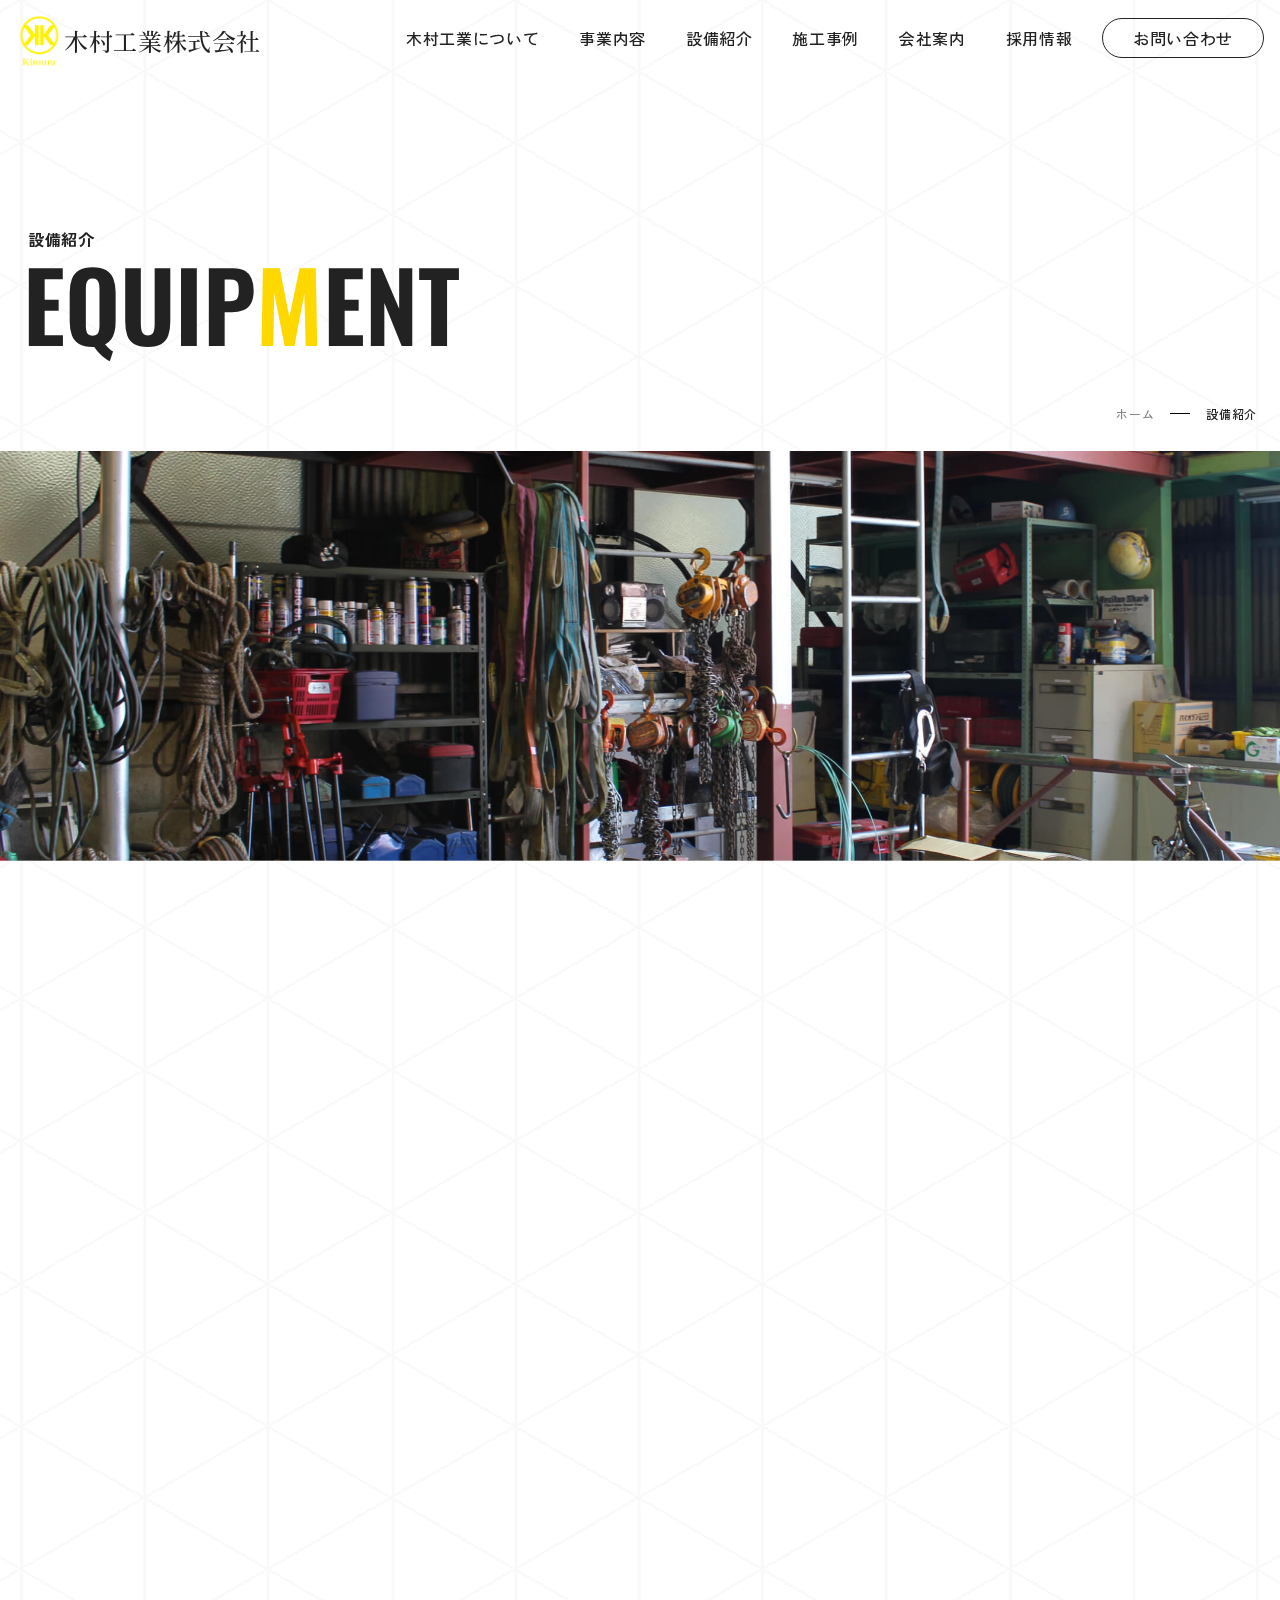
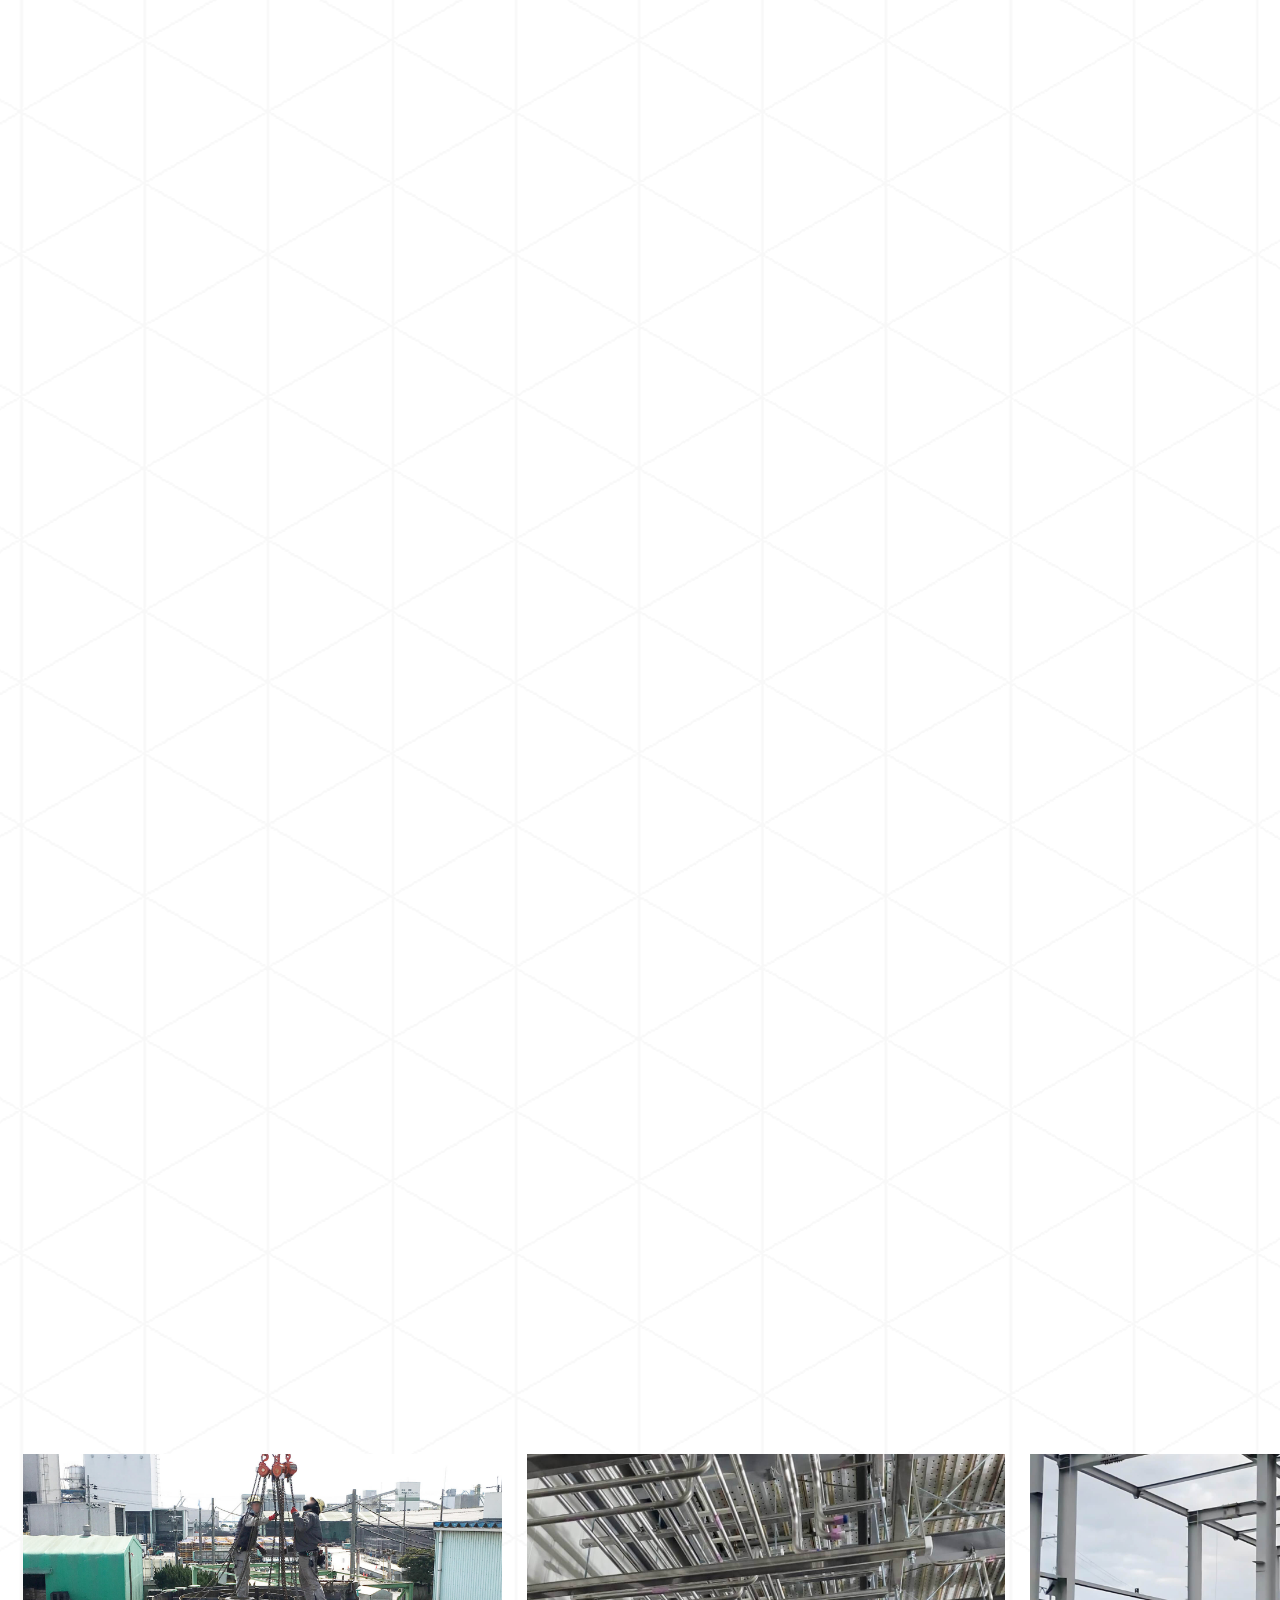
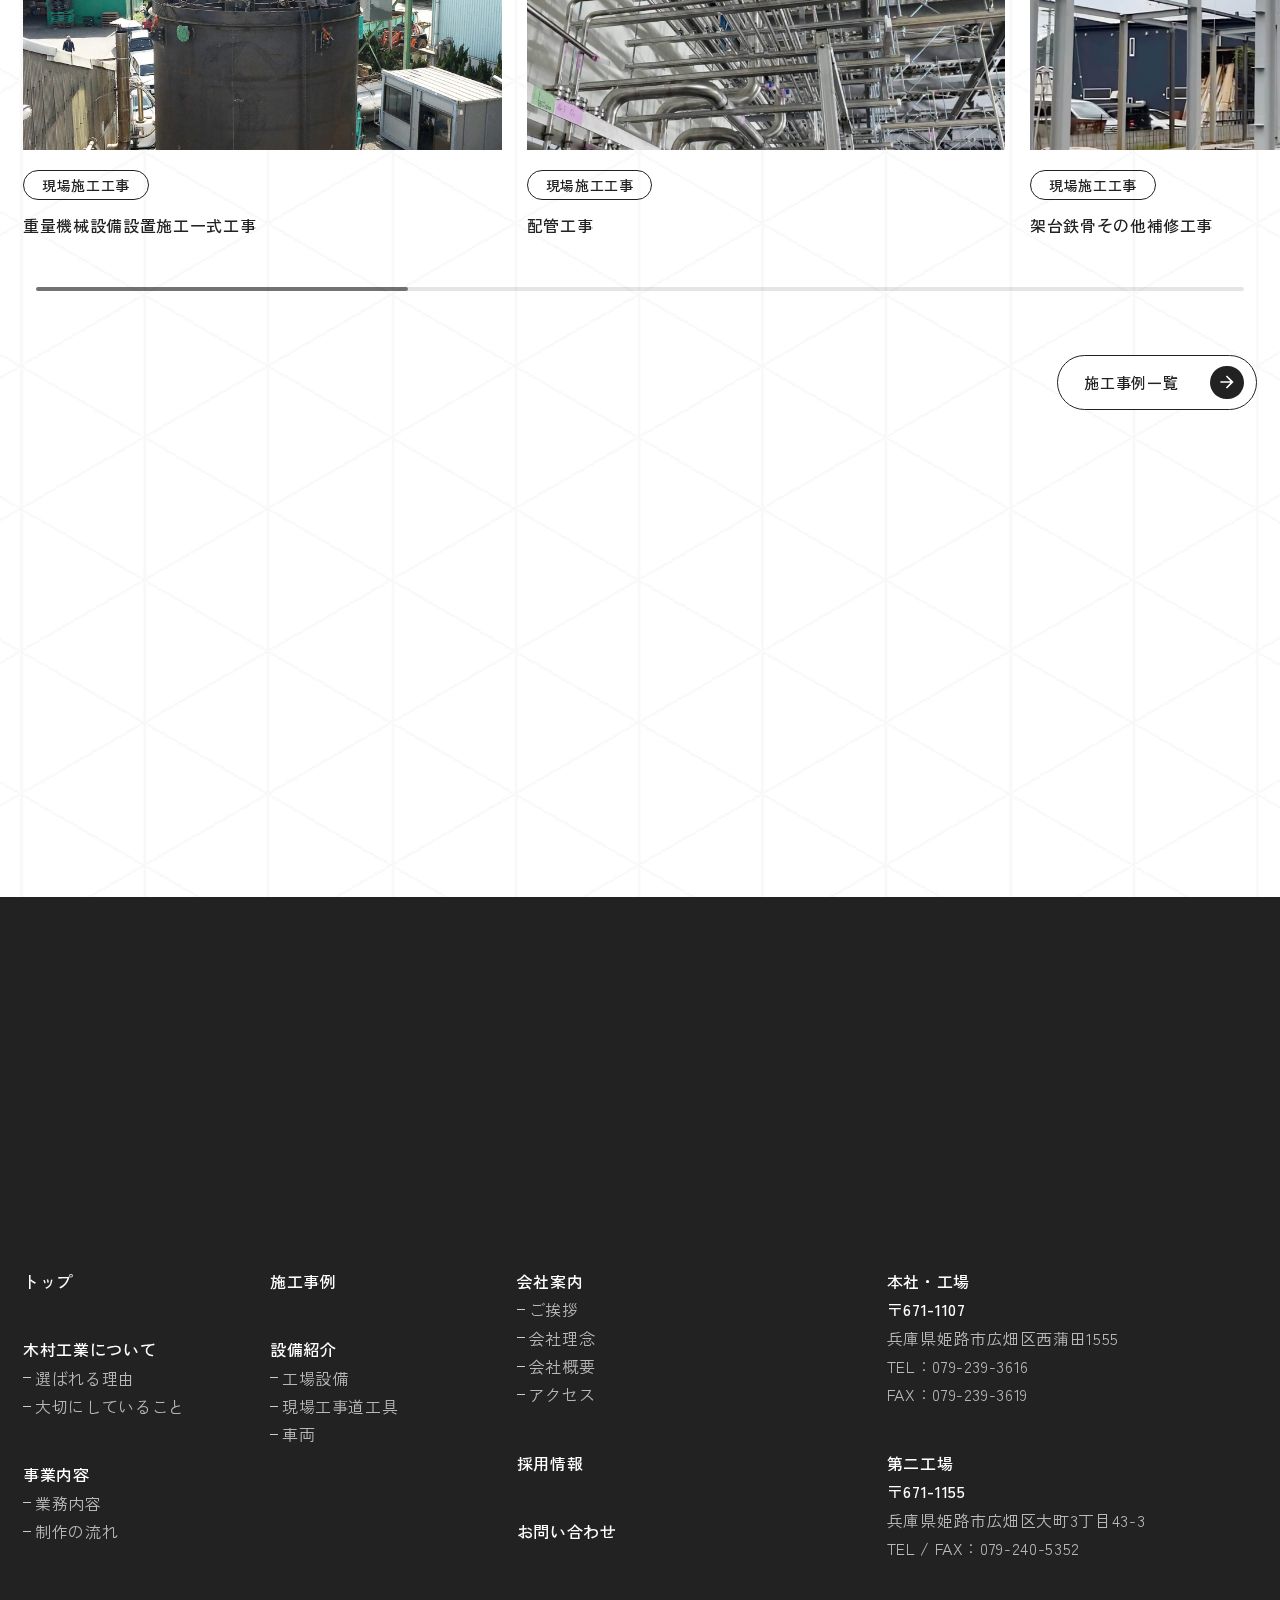
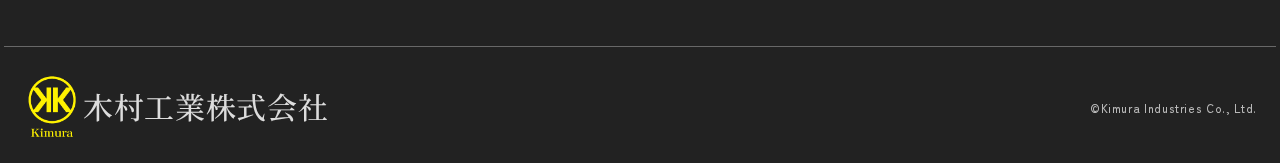
<file: kimurakougyou/equipment.html>
<!DOCTYPE html>
<html lang="ja">
<head>
    <meta charset="UTF-8">
        <meta name="viewport" content="width=device-width, initial-scale=1.0">
        <title>設備紹介｜木村工業株式会社｜兵庫県姫路市のプラント配管・溶接の専門会社</title>
        <meta name="description" content="木村工業株式会社では、ユニット配管制作、機械設備配管制作、大・小口径配管制作、タンク制作、架台制作・据付、鉄骨・鍛冶等の様々なプラント配管のニーズにお応えしています。">

        <!-- destyle.css -->
        <link rel="stylesheet" href="css/destyle.css">

        <!-- Google font -->
        <link rel="preconnect" href="https://fonts.googleapis.com">
        <link rel="preconnect" href="https://fonts.gstatic.com" crossorigin>
        <link href="https://fonts.googleapis.com/css2?family=Noto+Serif+JP:wght@700&family=Oswald:wght@200..700&family=Zen+Kaku+Gothic+Antique:wght@400;500;700&display=swap" rel="stylesheet">

        <!-- AnimateCSS -->
        <link rel="stylesheet" href="https://cdnjs.cloudflare.com/ajax/libs/animate.css/4.1.1/animate.min.css">

        <!-- favicon -->
        <link rel="icon" type="image/png" href="images/favicon/favicon-96x96.png" sizes="96x96">
        <link rel="icon" type="image/svg+xml" href="images/favicon/favicon.svg">
        <link rel="shortcut icon" href="images/favicon/favicon.ico">
        <link rel="apple-touch-icon" sizes="180x180" href="images/favicon/apple-touch-icon.png">
        <meta name="apple-mobile-web-app-title" content="木村工業株式会社">
        <link rel="manifest" href="images/favicon/site.webmanifest">

        <!-- style.css -->
        <link rel="stylesheet" href="css/style.css">

        <!-- swiper -->
        <link rel="stylesheet" href="https://cdn.jsdelivr.net/npm/swiper@11/swiper-bundle.min.css">
        <script src="https://cdn.jsdelivr.net/npm/swiper@11/swiper-bundle.min.js"></script>

        <!-- jQuery -->
        <script src="https://code.jquery.com/jquery-3.7.1.min.js" integrity="sha256-/JqT3SQfawRcv/BIHPThkBvs0OEvtFFmqPF/lYI/Cxo=" crossorigin="anonymous"></script>

        <!-- JavaScript -->
        <script src="js/common.js" defer></script>
</head>

<body id="epuipment">
    <!-- ----------------------------------------- ヘッダー ----------------------------------------- */ -->
    <header>
        <div class="header_wrapper">
            <h1 class="logo_wrapper">
                <a href="top.html"><div class="logo"><img src="images/logo.png" alt=""></div><span class="logo_text">木村工業株式会社</span></a>
            </h1>

            <!-- ドロワーボタン -->
            <button id="drawerButton">
                <span></span>
                <span></span>
                <span></span>
            </button>

            <div id="header_menu">
                <!-- 見えないメニュー -->
                <nav>
                    <ul id="menu">
                        <li class="menu_item"><a class="text_color" href="about.html">木村工業について</a></li>
                        <li class="menu_item"><a class="text_color" href="service.html">事業内容</a></li>
                        <li class="menu_item"><a class="text_color" href="equipment.html">設備紹介</a></li>
                        <li class="menu_item"><a class="text_color" href="works.html">施工事例</a></li>
                        <li class="menu_item"><a class="text_color" href="company.html">会社案内</a></li>
                        <li class="menu_item"><a class="text_color" href="recruit.html">採用情報</a></li>
                        <li class="menu_contact"><a class="text_color" href="contact.html">お問い合わせ</a></li>
                    </ul>
                </nav>
            </div>
        </div>
    </header>

    <main>
        <!-- ----------------------------------------- 下層ページ見出し ----------------------------------------- */ -->
        <section class="under_heading_wrapper">
            <div class="under_heading container animate__animated fadeInLeftSmall">
                <h3 class="text_heading"><p class="heading_top">設備紹介</p><p class="heading_bottom">EQUIP<span class="text_deco">M</span>ENT</p></h3>
            </div>

            <!-- パンくずリスト -->
            <ul class="breadcrumb container">
                <li><a href="top.html">ホーム</a><span class="boder"></span></li>
                <li>設備紹介</li>
            </ul>

            <div class="heading_img animate__animated fadeInUpSmall">
                <img src="images/equipment_header.jpg" alt="">
            </div>
        </section>
        
        <!-- ----------------------------------------- 工場設備 ----------------------------------------- -->
        <section id="factory" class="container">
            <div class="midle_heading delay target animate__animated">
                <h4 class="text_heading"><p class="heading_top">工場設備</p><p class="heading_bottom">F<span class="text_deco">A</span>CTORY EQUIP<span class="text_deco">M</span>ENT</p></h4>
            </div>

            <div class="table_wrapper delay targets animate__animated">
                <table id="factory_01">
                    <tr class="heading_line">
                        <th class="heading">設備名称</th>
                        <td class="heading">本社</td>
                        <td class="heading">第二工場</td>
                    </tr>
                    <tr>
                        <th>天井クレーン</th>
                        <td>2基</td>
                        <td>1基</td>
                    </tr>
                    <tr>
                        <th>TIG溶接機</th>
                        <td>5台</td>
                        <td>3台</td>
                    </tr>
                    <tr>
                        <th>半自動溶接機</th>
                        <td>4台</td>
                        <td>2台</td>
                    </tr>
                    <tr>
                        <th>ねじ切り機</th>
                        <td>2台</td>
                        <td>1台</td>
                    </tr>
                    <tr>
                        <th>据付バンドソー</th>
                        <td>1台</td>
                        <td>1台</td>
                    </tr>
                    <tr>
                        <th>ボール盤</th>
                        <td>1台</td>
                        <td>1台</td>
                    </tr>
                </table>

                <table id="factory_02">
                    <tr class="heading_line">
                        <th class="heading">設備名称</th>
                        <td class="heading">本社</td>
                        <td class="heading">第二工場</td>
                    </tr>
                    <tr>
                        <th>高速カッター</th>
                        <td>1台</td>
                        <td>1台</td>
                    </tr>
                    <tr>
                        <th>油圧パンチャー</th>
                        <td>1台</td>
                        <td>1台</td>
                    </tr>
                    <tr>
                        <th>ポジショナー</th>
                        <td>3台</td>
                        <td>3台</td>
                    </tr>
                    <tr>
                        <th>エアコンプレッサー</th>
                        <td>1台</td>
                        <td>1台</td>
                    </tr>
                    <tr>
                        <th>プラズマ切断機</th>
                        <td>1台</td>
                        <td></td>
                    </tr>
                    <tr>
                        <th>ターニングローラー</th>
                        <td>1台</td>
                        <td></td>
                    </tr>
                </table>
            </div>
        </section>

        <!-- ----------------------------------------- 現場工事道工具 ----------------------------------------- -->
        <div class="under_wrapper container">
            <section id="tools">
                <div class="midle_heading delay target animate__animated">
                    <h4 class="text_heading"><p class="heading_top">現場工事道工具</p><p class="heading_bottom">TOO<span class="text_deco">L</span>S</p></h4>
                </div>

                <table class="under_table delay targets animate__animated">
                    <tr class="heading_line">
                        <th class="heading">設備名称</th>
                        <td class="heading">台数</td>
                    </tr>
                    <tr>
                        <th>エンジンウェルダー</th>
                        <td>4台</td>
                    </tr>
                    <tr>
                        <th>ロータリーバンドソー</th>
                        <td>3台</td>
                    </tr>
                    <tr>
                        <th>ねじ切り</th>
                        <td>3台</td>
                    </tr>
                    <tr>
                        <th>アトラ</th>
                        <td>2台</td>
                    </tr>
                    <tr>
                        <th>電動パンチャー</th>
                        <td>3台</td>
                    </tr>
                    <tr>
                        <th>ウインチ</th>
                        <td>3台</td>
                    </tr>
                    <tr>
                        <th>TIG溶接機</th>
                        <td>4台</td>
                    </tr>
                    <tr>
                        <th>アーク溶接機</th>
                        <td>2台</td>
                    </tr>
                    <tr>
                        <th>グラインダー</th>
                        <td>8台</td>
                    </tr>
                    <tr>
                        <th>エンジンtig</th>
                        <td>3台</td>
                    </tr>
                    <tr>
                        <th>その他手工具等</th>
                        <td>1式</td>
                    </tr>
                </table>
            </section>

            <section id="Vehicle">
                <div class="midle_heading delay target animate__animated">
                    <h4 class="text_heading"><p class="heading_top">車両</p><p class="heading_bottom">VEH<span class="text_deco">I</span>CLE</p></h4>
                </div>

                <table class="under_table delay targets animate__animated">
                    <tr class="heading_line">
                        <th class="heading">設備名称</th>
                        <td class="heading">台数</td>
                    </tr>
                    <tr>
                        <th>1.5tトラック</th>
                        <td>1台</td>
                    </tr>
                    <tr>
                        <th>ダブルキャブ</th>
                        <td>2台</td>
                    </tr>
                    <tr>
                        <th>軽トラック</th>
                        <td>1台</td>
                    </tr>
                    <tr>
                        <th>営業車</th>
                        <td>3台</td>
                    </tr>
                    <tr>
                        <th>ユニック車4t</th>
                        <td>1台</td>
                    </tr>
                    <tr>
                        <th>ユニック車3t</th>
                        <td>1台</td>
                    </tr>
                </table>
            </section>
        </div>    

        <!-- ----------------------------------------- 施工事例 ----------------------------------------- */ -->
        <section id="top_works" class="container">
            <h3 class="text_heading delay target animate__animated"><p class="heading_top">施工事例</p><p class="heading_bottom">WOR<span class="text_deco">K</span>S</p></h3>

            <!-- スライダー -->
            <div class="swiper_container">
                <div class="swiper">
                    <div class="swiper-wrapper">
                        <!-- 重量機械設備設置施工一式工事 -->
                        <div class="swiper-slide">
                            <a class="swiper_item" href="works_under_juryoukiki.html">
                                <div class="works_img">
                                    <img src="images/works_juryoukiki_01.jpg" alt="重量機械設備設置施工一式工事">
                                </div>
                            </a>
                            <span class="works_tag">現場施工工事</span>
                            <p class="works_name">重量機械設備設置施工一式工事</p>
                        </div>
                        <!-- 配管工事 -->
                        <div class="swiper-slide">
                            <a class="swiper_item" href="works_under_haikankoji.html">
                                <div class="works_img">
                                    <img src="images/works_haikankoji_01.jpg" alt="配管工事">
                                </div>
                            </a>
                            <span class="works_tag">現場施工工事</span>
                            <p class="works_name">配管工事</p>
                        </div>
                        <!-- 架台鉄骨その他補修工事 -->
                        <div class="swiper-slide">
                            <a class="swiper_item" href="works_under_kadaitekkotu.html">
                                <div class="works_img">
                                    <img src="images/works_kadaitekkotu_01.jpg" alt="架台鉄骨その他補修工事">
                                </div>
                            </a>
                            <span class="works_tag">現場施工工事</span>
                            <a class="works_name">架台鉄骨その他補修工事</a>
                        </div>
                        <!-- 足場仮設及び付帯工事 -->
                        <div class="swiper-slide">
                            <a class="swiper_item" href="works_under_asiba.html">
                                <div class="works_img">
                                    <img src="images/works_asiba_01.jpg" alt="足場仮設及び付帯工事">
                                </div>
                            </a>
                            <span class="works_tag">現場施工工事</span>
                            <a class="works_name">足場仮設及び付帯工事</a>
                        </div>
                        <!-- タンク製品製作 -->
                        <div class="swiper-slide">
                            <a class="swiper_item" href="works_under_tank.html">
                                <div class="works_img">
                                    <img src="images/works_tank_01.jpg" alt="タンク製品製作">
                                </div>
                            </a>
                            <span class="works_tag">現場施工工事</span>
                            <a class="works_name">タンク製品製作</a>
                        </div>
                        <!-- 配管製作 -->
                        <div class="swiper-slide">
                            <a class="swiper_item" href="works_under_haikanseisaku.html">
                                <div class="works_img">
                                    <img src="images/works_haikan_seisaku_01.jpg" alt="配管製作">
                                </div>
                            </a>
                            <span class="works_tag">製缶加工</span>
                            <a class="works_name">配管製作</a>
                        </div>
                        <!-- 鍛冶及び鉄骨 -->
                        <div class="swiper-slide">
                            <a class="swiper_item" href="works_under_kaji.html">
                                <div class="works_img">
                                    <img src="images/works_kaji_01.jpg" alt="鍛冶及び鉄骨">
                                </div>
                            </a>
                            <span class="works_tag">製缶加工</span>
                            <a class="works_name">鍛冶及び鉄骨</a>
                        </div>
                        <!-- 製品製缶・装置 -->
                        <div class="swiper-slide">
                            <a class="swiper_item" href="works_under_seihin.html">
                                <div class="works_img">
                                    <img src="images/works_seihin_01.jpg" alt="製品製缶・装置">
                                </div>
                            </a>
                            <span class="works_tag">製缶加工</span>
                            <a class="works_name">製品製缶・装置</a>
                        </div>
                    </div>
                    <!-- スクロールバー -->
                    <div class="swiper-scrollbar"></div>
                </div>
            </div>
            <!-- ボタン -->
            <a class="button" href="works.html">
                施工事例一覧
                <div class="arrow">
                    <span class="arrow_item_01"></span>
                    <span class="arrow_item_02"></span>
                </div>
            </a>
        </section>

        <!-- ----------------------------------------- 採用情報 ----------------------------------------- */ -->
        <section id="top_recruit" class="container">
            <div class="recruit_cta delay targets animate__animated">
                <a class="recruit_link" href="recruit.html">
                    <div class="recruit_text_box">
                        <h3 class="text_heading delay target animate__animated"><p class="heading_top">採用情報</p><p class="heading_bottom">RECRU<span class="text_deco">I</span>T</p></h3>
                        <p class="main_text">木村工業株式会社では、事業の拡大に伴い従業員を募集しています。<br>力を活かし、共に地域に貢献してくれる仲間を募集しています。</p>
                    </div>
                    <div class="arrow">
                        <span class="arrow_item_01"></span>
                        <span class="arrow_item_02"></span>
                    </div>
                </a>
            </div>
        </section>
    </main>

    <!-- ----------------------------------------- フッター ----------------------------------------- */ -->
    <footer id="footer">
        <div class="container delay target animate__animated">
            <ul class="contact_link">
                <li class="contact_item">
                    <a href="contact.html">
                        <span class="contact_item_text">CONTACT US</span>
                        <span class="arrow_right"></span>
                    </a>
                </li>
            </ul>
        </div>
        <div class="footer_wrapper container">
            <div class="menu_wrapper">
                <!-- 左 -->
                <div class="menu_container">
                    <div class="menu_item">
                        <p class="text_heading"><a href="top.html">トップ</a></p>
                    </div>
                    <div class="menu_item">
                        <p class="text_heading"><a href="about.html">木村工業について</a></p>
                        <p class="text_bottom"><a href="about.html#about_choose">選ばれる理由</a></p>
                        <p class="text_bottom"><a href="about.html#valuable">大切にしていること</a></p>
                    </div>
                    <div class="menu_item">
                        <p class="text_heading"><a href="service.html">事業内容</a></p>
                        <p class="text_bottom"><a href="service.html">業務内容</a></p>
                        <p class="text_bottom"><a href="service.html#flow">制作の流れ</a></p>
                    </div>
                </div>
                <!-- 真ん中 -->
                <div class="menu_container">
                    <div class="menu_item">
                        <p class="text_heading"><a href="works.html">施工事例</a></p>
                    </div>
                    <div class="menu_item">
                        <p class="text_heading"><a href="equipment.html">設備紹介</a></p>
                        <p class="text_bottom"><a href="equipment.html#factory">工場設備</a></p>
                        <p class="text_bottom"><a href="equipment.html#tools">現場工事道工具</a></p>
                        <p class="text_bottom"><a href="equipment.html#Vehicle">車両</a></p>
                    </div>
                </div>
                <!-- 右 -->
                <div class="menu_container">
                    <div class="menu_item">
                        <p class="text_heading"><a href="company.html">会社案内</a></p>
                        <p class="text_bottom"><a href="company.html#company_greeting">ご挨拶</a></p>
                        <p class="text_bottom"><a href="company.html#company_philosophy">会社理念</a></p>
                        <p class="text_bottom"><a href="company.html#company_outlune">会社概要</a></p>
                        <p class="text_bottom"><a href="company.html#company_access">アクセス</a></p>
                    </div>
                    <div class="menu_item">
                        <p class="text_heading"><a href="recruit.html">採用情報</a></p>
                    </div>
                    <div class="menu_item">
                        <p class="text_heading"><a href="contact.html">お問い合わせ</a></p>
                    </div>
                </div>
            </div>

            <div class="acces_wrapper">
                <div class="acces_container">
                    <div class="acces_item">
                        <p class="text_heading">本社・工場</p>
                        <p class="text_heading">〒671-1107</p>
                        <p class="text_bottom">兵庫県姫路市広畑区西蒲田1555</p>
                        <p class="text_bottom">TEL：079-239-3616</p>
                        <p class="text_bottom">FAX：079-239-3619</p>
                    </div>

                    <div class="acces_item">
                        <p class="text_heading">第二工場</p>
                        <p class="text_heading">〒671-1155</p>
                        <p class="text_bottom">兵庫県姫路市広畑区大町3丁目43-3</p>
                        <p class="text_bottom">TEL / FAX：079-240-5352</p>
                    </div>
                </div>
            </div>
        </div>

        <div class="copy container">
            <div class="fotter_logo">
                <a href="index.html"><div class="logo"><img src="images/logo.png" alt="木村工業株式会社"></div><span class="logo_text">木村工業株式会社</span></a>
            </div>
            <p><small>&copy;Kimura Industries Co., Ltd.</small></p>
        </div>
    </footer>
</body>
</html>
</file>
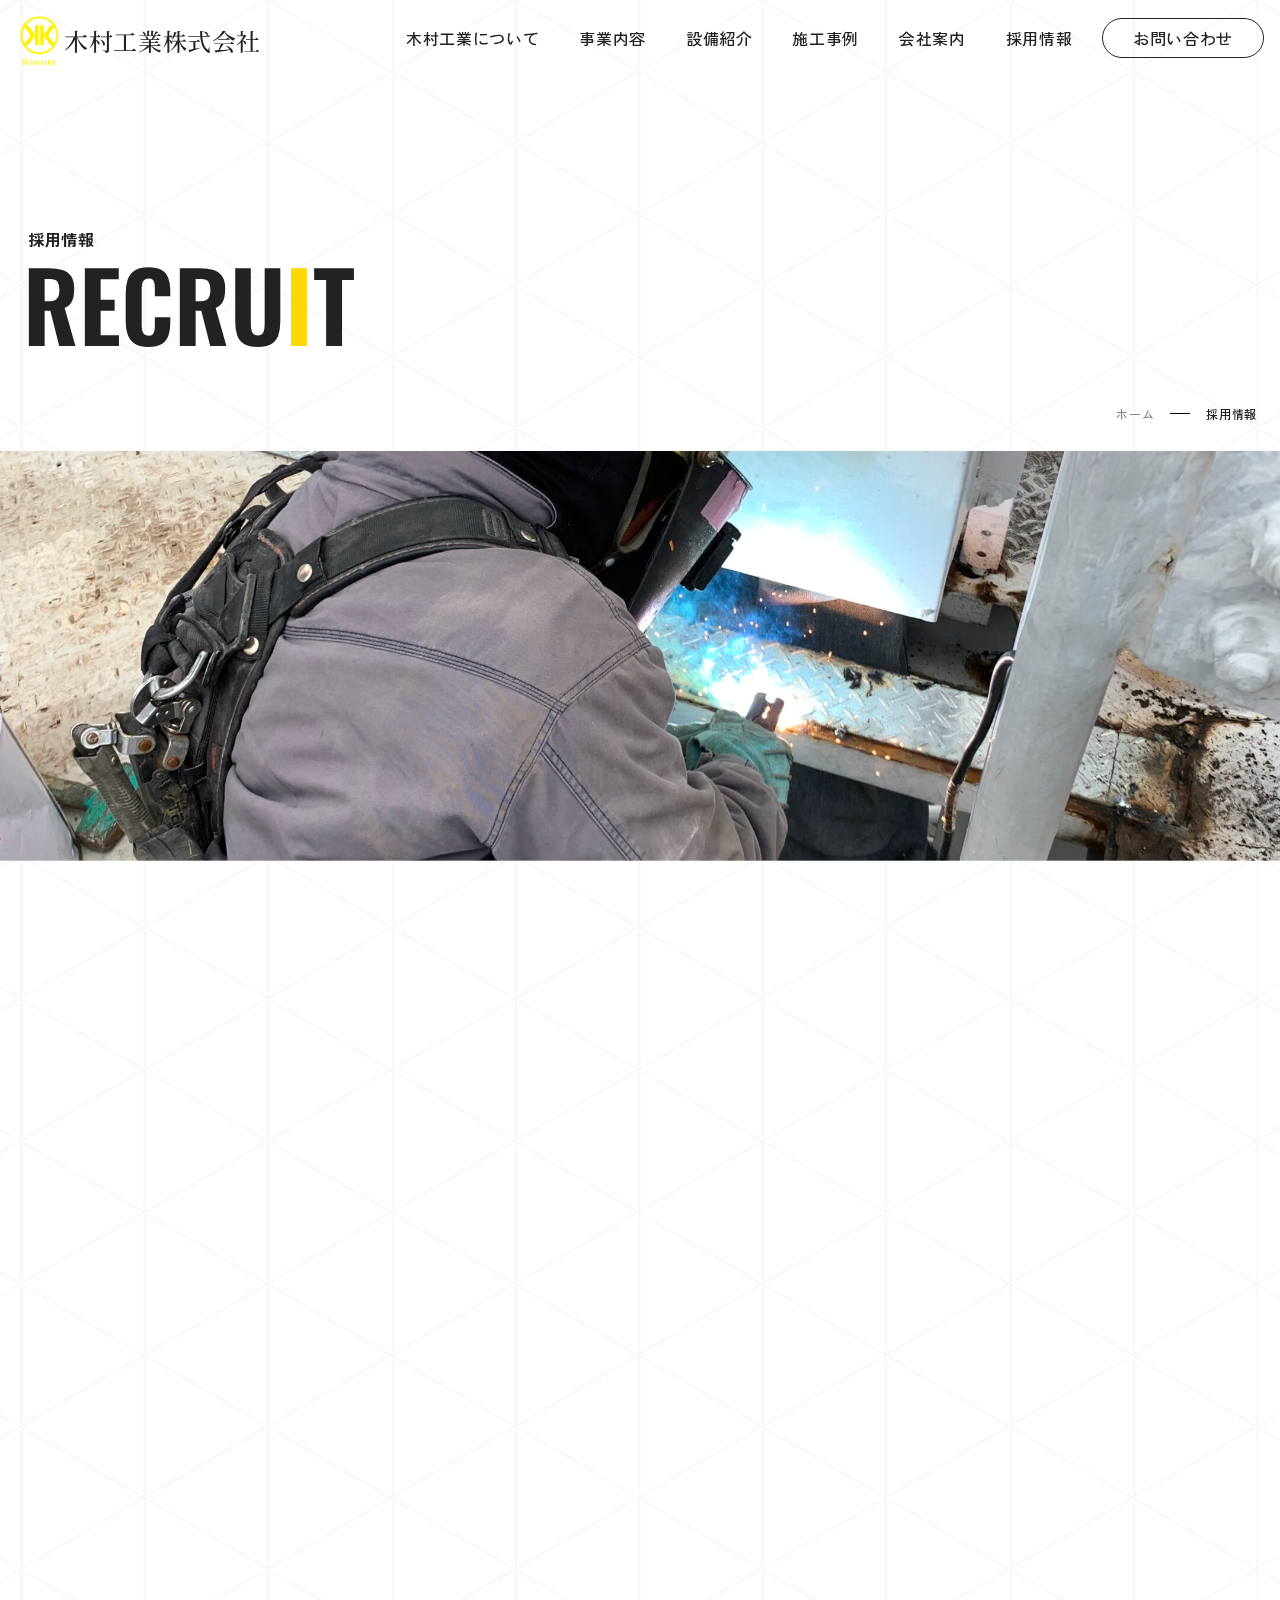
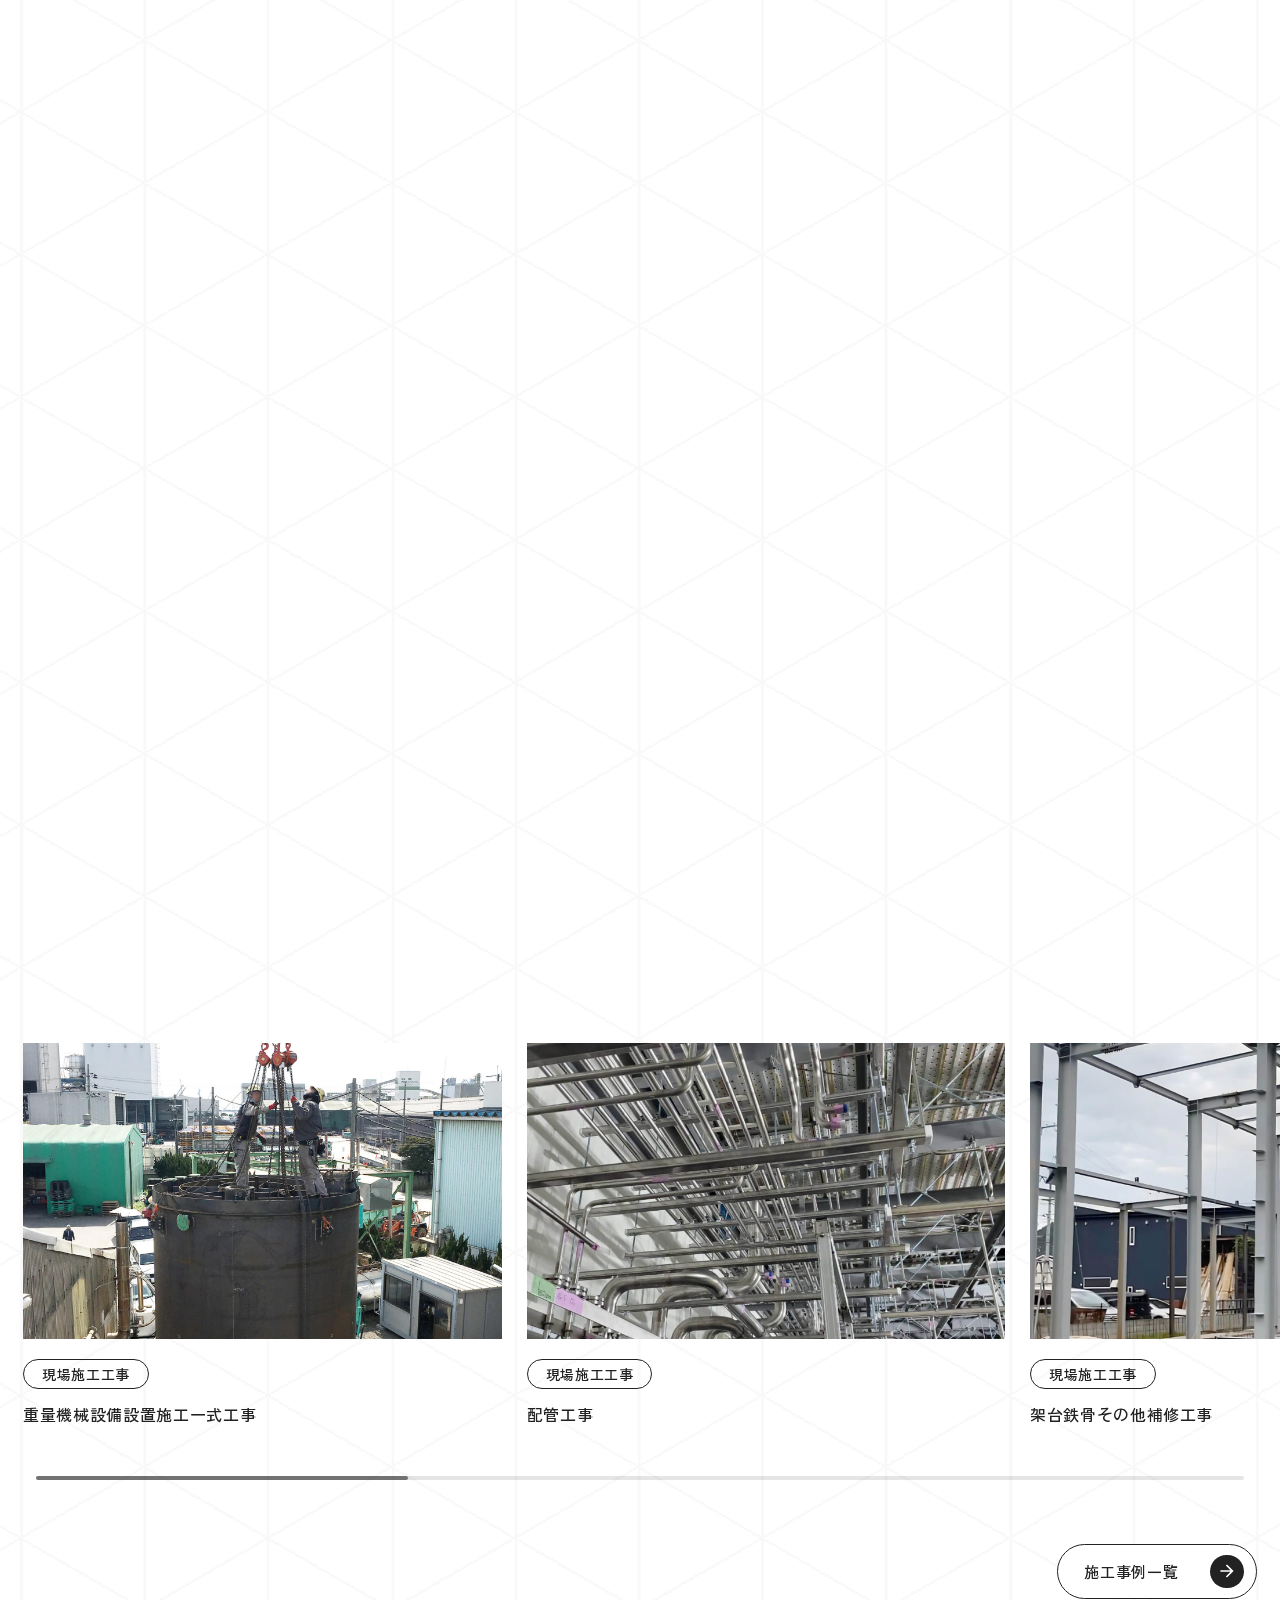
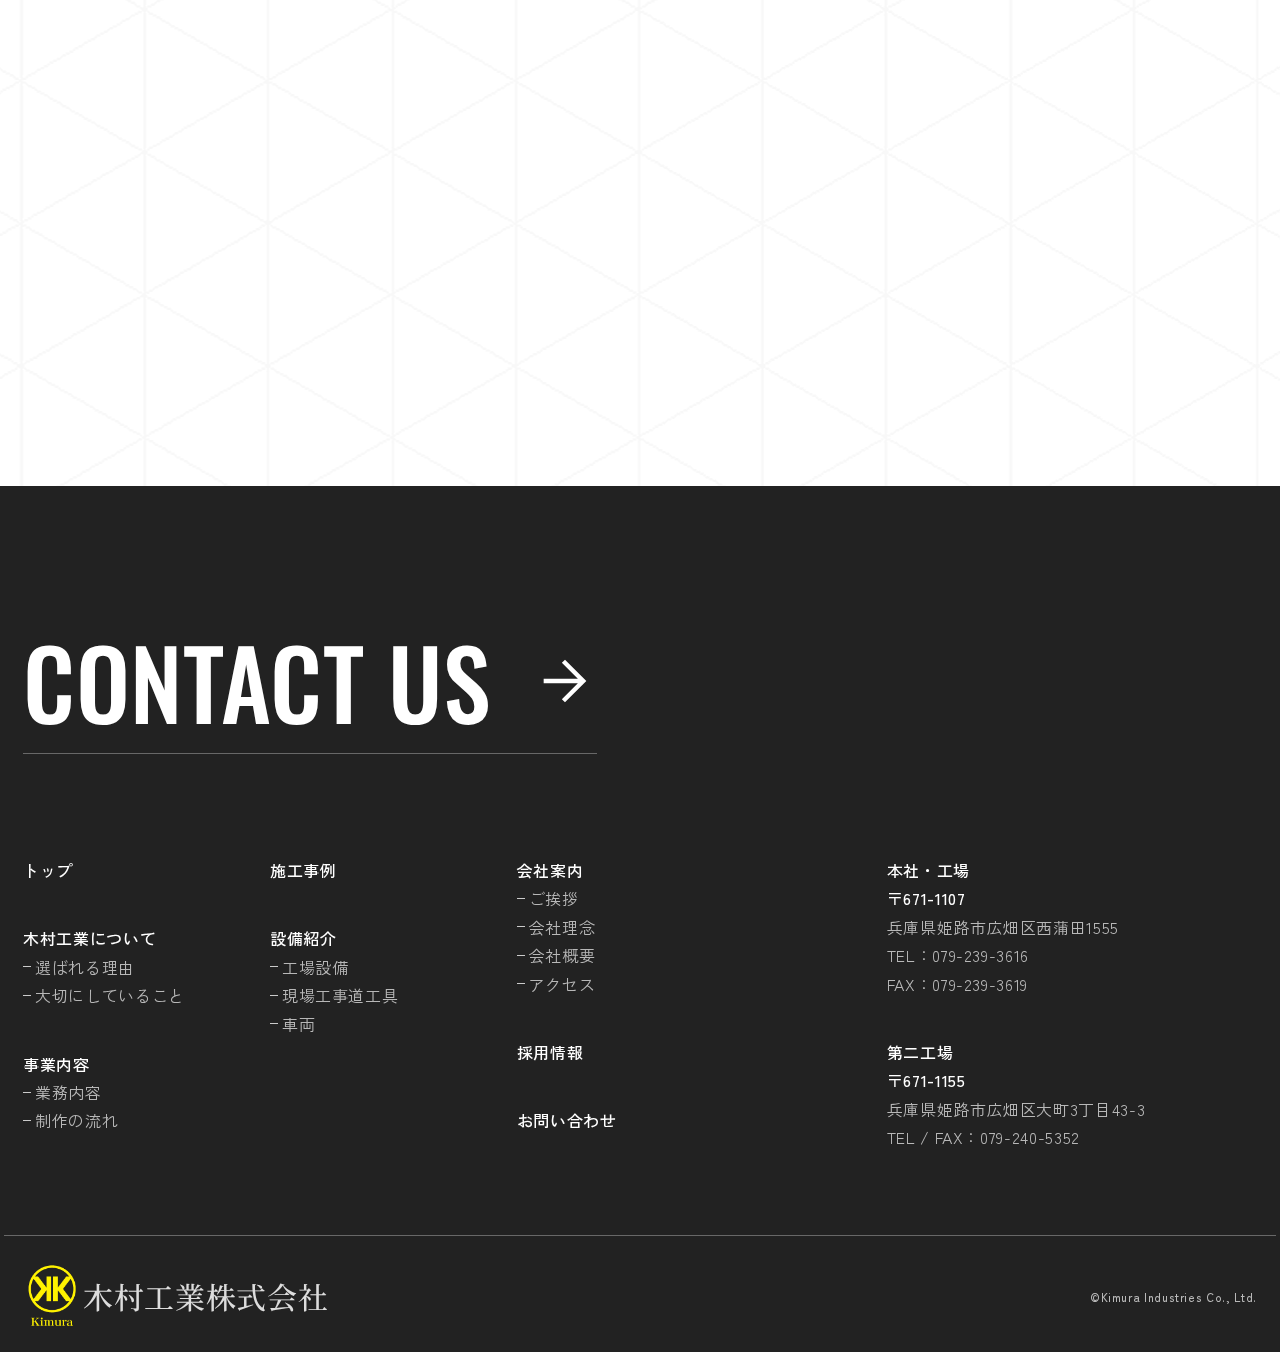
<file: kimurakougyou/recruit.html>
<!DOCTYPE html>
<html lang="ja">
<head>
    <meta charset="UTF-8">
        <meta name="viewport" content="width=device-width, initial-scale=1.0">
        <title>採用情報｜木村工業株式会社｜兵庫県姫路市のプラント配管・溶接の専門会社</title>
        <meta name="description" content="木村工業株式会社では、ユニット配管制作、機械設備配管制作、大・小口径配管制作、タンク制作、架台制作・据付、鉄骨・鍛冶等の様々なプラント配管のニーズにお応えしています。">

        <!-- destyle.css -->
        <link rel="stylesheet" href="css/destyle.css">

        <!-- Google font -->
        <link rel="preconnect" href="https://fonts.googleapis.com">
        <link rel="preconnect" href="https://fonts.gstatic.com" crossorigin>
        <link href="https://fonts.googleapis.com/css2?family=Noto+Serif+JP:wght@700&family=Oswald:wght@200..700&family=Zen+Kaku+Gothic+Antique:wght@400;500;700&display=swap" rel="stylesheet">

        <!-- AnimateCSS -->
        <link rel="stylesheet" href="https://cdnjs.cloudflare.com/ajax/libs/animate.css/4.1.1/animate.min.css">

        <!-- favicon -->
        <link rel="icon" type="image/png" href="images/favicon/favicon-96x96.png" sizes="96x96">
        <link rel="icon" type="image/svg+xml" href="images/favicon/favicon.svg">
        <link rel="shortcut icon" href="images/favicon/favicon.ico">
        <link rel="apple-touch-icon" sizes="180x180" href="images/favicon/apple-touch-icon.png">
        <meta name="apple-mobile-web-app-title" content="木村工業株式会社">
        <link rel="manifest" href="images/favicon/site.webmanifest">

        <!-- style.css -->
        <link rel="stylesheet" href="css/style.css">

        <!-- swiper -->
        <link rel="stylesheet" href="https://cdn.jsdelivr.net/npm/swiper@11/swiper-bundle.min.css">
        <script src="https://cdn.jsdelivr.net/npm/swiper@11/swiper-bundle.min.js"></script>

        <!-- jQuery -->
        <script src="https://code.jquery.com/jquery-3.7.1.min.js" integrity="sha256-/JqT3SQfawRcv/BIHPThkBvs0OEvtFFmqPF/lYI/Cxo=" crossorigin="anonymous"></script>

        <!-- JavaScript -->
        <script src="js/common.js" defer></script>
</head>

<body id="recruit">
    <!-- ----------------------------------------- ヘッダー ----------------------------------------- */ -->
    <header>
        <div class="header_wrapper">
            <h1 class="logo_wrapper">
                <a href="top.html"><div class="logo"><img src="images/logo.png" alt=""></div><span class="logo_text">木村工業株式会社</span></a>
            </h1>

            <!-- ドロワーボタン -->
            <button id="drawerButton">
                <span></span>
                <span></span>
                <span></span>
            </button>

            <div id="header_menu">
                <!-- 見えないメニュー -->
                <nav>
                    <ul id="menu">
                        <li class="menu_item"><a class="text_color" href="about.html">木村工業について</a></li>
                        <li class="menu_item"><a class="text_color" href="service.html">事業内容</a></li>
                        <li class="menu_item"><a class="text_color" href="equipment.html">設備紹介</a></li>
                        <li class="menu_item"><a class="text_color" href="works.html">施工事例</a></li>
                        <li class="menu_item"><a class="text_color" href="company.html">会社案内</a></li>
                        <li class="menu_item"><a class="text_color" href="recruit.html">採用情報</a></li>
                        <li class="menu_contact"><a class="text_color" href="contact.html">お問い合わせ</a></li>
                    </ul>
                </nav>
            </div>
        </div>
    </header>

    <main>
        <!-- ----------------------------------------- 下層ページ見出し ----------------------------------------- */ -->
        <section class="under_heading_wrapper">
            <div class="under_heading container animate__animated fadeInLeftSmall">
                <h3 class="text_heading"><p class="heading_top">採用情報</p><p class="heading_bottom">RECRU<span class="text_deco">I</span>T</p></h3>
            </div>

            <!-- パンくずリスト -->
            <ul class="breadcrumb container">
                <li><a href="top.html">ホーム</a><span class="boder"></span></li>
                <li>採用情報</li>
            </ul>

            <div class="heading_img animate__animated fadeInUpSmall">
                <img src="images/recruit_header.jpg" alt="">
            </div>
        </section>
        
        <!-- ----------------------------------------- 募集要項 ----------------------------------------- -->
        <section id="requirements" class="container">
            <div class="midle_heading delay target animate__animated">
                <h4 class="text_heading"><p class="heading_top">募集要項</p><p class="heading_bottom">REQUI<span class="text_deco">R</span>EMENTS</p></h4>
            </div>

            <table class="requirements_table delay targets animate__animated">
                <tr class="heading_line">
                    <th>雇用形態</th>
                    <td>正社員</td>
                </tr>
                <tr>
                    <th>仕事内容</th>
                    <td>配管工事、溶接工事、工場内加工作業、出張案件。<br>※ご本人の希望や適性に応じた仕事を行っていただきます。<br></td>
                </tr>
                <tr>
                    <th>年齢制限</th>
                    <td>64歳以下</td>
                </tr>
                <tr>
                    <th>学歴</th>
                    <td>不問</td>
                </tr>
                <tr>
                    <th>免許</th>
                    <td>中型自動車免許、建設関連の資格保有者&emsp;※お持ちの方優遇</td>
                </tr>
                <tr>
                    <th>勤務地</th>
                    <td>〒671-1107&emsp;兵庫県姫路市広畑区西蒲田1555</td>
                </tr>
                <tr>
                    <th>給与</th>
                    <td>235,000円〜470,000円&emsp;※能力により応相談</td>
                </tr>
                <tr>
                    <th>休日</th>
                    <td>83日</td>
                </tr>
                <tr>
                    <th>勤務時間</th>
                    <td>8:00〜17:00&emsp;※現場によって異なります</td>
                </tr>
                <tr>
                    <th>マイカー通勤</th>
                    <td>可（駐車場あり）</td>
                </tr>
                <tr>
                    <th>福利厚生</th>
                    <td>雇用保険、労災保険、健康保険、厚生年金保険<br>随時、資格取得補助制度あり</td>
                </tr>
                <tr>
                    <th>応募方法</th>
                    <td>
                        <p class="text">採用担当までご連絡ください。<br>TEL：079-239-3616<br>MAIL：k.kimura@kimura-kogyo.jp</p>
                    </td>
                </tr>
            </table>
        </section>

        <!-- ----------------------------------------- 施工事例 ----------------------------------------- */ -->
        <section id="top_works" class="container">
            <h3 class="text_heading delay target animate__animated"><p class="heading_top">施工事例</p><p class="heading_bottom">WOR<span class="text_deco">K</span>S</p></h3>

            <!-- スライダー -->
            <div class="swiper_container">
                <div class="swiper">
                    <div class="swiper-wrapper">
                        <!-- 重量機械設備設置施工一式工事 -->
                        <div class="swiper-slide">
                            <a class="swiper_item" href="works_under_juryoukiki.html">
                                <div class="works_img">
                                    <img src="images/works_juryoukiki_01.jpg" alt="重量機械設備設置施工一式工事">
                                </div>
                            </a>
                            <span class="works_tag">現場施工工事</span>
                            <p class="works_name">重量機械設備設置施工一式工事</p>
                        </div>
                        <!-- 配管工事 -->
                        <div class="swiper-slide">
                            <a class="swiper_item" href="works_under_haikankoji.html">
                                <div class="works_img">
                                    <img src="images/works_haikankoji_01.jpg" alt="配管工事">
                                </div>
                            </a>
                            <span class="works_tag">現場施工工事</span>
                            <p class="works_name">配管工事</p>
                        </div>
                        <!-- 架台鉄骨その他補修工事 -->
                        <div class="swiper-slide">
                            <a class="swiper_item" href="works_under_kadaitekkotu.html">
                                <div class="works_img">
                                    <img src="images/works_kadaitekkotu_01.jpg" alt="架台鉄骨その他補修工事">
                                </div>
                            </a>
                            <span class="works_tag">現場施工工事</span>
                            <a class="works_name">架台鉄骨その他補修工事</a>
                        </div>
                        <!-- 足場仮設及び付帯工事 -->
                        <div class="swiper-slide">
                            <a class="swiper_item" href="works_under_asiba.html">
                                <div class="works_img">
                                    <img src="images/works_asiba_01.jpg" alt="足場仮設及び付帯工事">
                                </div>
                            </a>
                            <span class="works_tag">現場施工工事</span>
                            <a class="works_name">足場仮設及び付帯工事</a>
                        </div>
                        <!-- タンク製品製作 -->
                        <div class="swiper-slide">
                            <a class="swiper_item" href="works_under_tank.html">
                                <div class="works_img">
                                    <img src="images/works_tank_01.jpg" alt="タンク製品製作">
                                </div>
                            </a>
                            <span class="works_tag">現場施工工事</span>
                            <a class="works_name">タンク製品製作</a>
                        </div>
                        <!-- 配管製作 -->
                        <div class="swiper-slide">
                            <a class="swiper_item" href="works_under_haikanseisaku.html">
                                <div class="works_img">
                                    <img src="images/works_haikan_seisaku_01.jpg" alt="配管製作">
                                </div>
                            </a>
                            <span class="works_tag">製缶加工</span>
                            <a class="works_name">配管製作</a>
                        </div>
                        <!-- 鍛冶及び鉄骨 -->
                        <div class="swiper-slide">
                            <a class="swiper_item" href="works_under_kaji.html">
                                <div class="works_img">
                                    <img src="images/works_kaji_01.jpg" alt="鍛冶及び鉄骨">
                                </div>
                            </a>
                            <span class="works_tag">製缶加工</span>
                            <a class="works_name">鍛冶及び鉄骨</a>
                        </div>
                        <!-- 製品製缶・装置 -->
                        <div class="swiper-slide">
                            <a class="swiper_item" href="works_under_seihin.html">
                                <div class="works_img">
                                    <img src="images/works_seihin_01.jpg" alt="製品製缶・装置">
                                </div>
                            </a>
                            <span class="works_tag">製缶加工</span>
                            <a class="works_name">製品製缶・装置</a>
                        </div>
                    </div>
                    <!-- スクロールバー -->
                    <div class="swiper-scrollbar"></div>
                </div>
            </div>
            <!-- ボタン -->
            <a class="button" href="works.html">
                施工事例一覧
                <div class="arrow">
                    <span class="arrow_item_01"></span>
                    <span class="arrow_item_02"></span>
                </div>
            </a>
        </section>

        <!-- ----------------------------------------- 採用情報 ----------------------------------------- */ -->
        <section id="top_recruit" class="container">
            <div class="recruit_cta delay targets animate__animated">
                <a class="recruit_link" href="recruit.html">
                    <div class="recruit_text_box">
                        <h3 class="text_heading delay target animate__animated"><p class="heading_top">採用情報</p><p class="heading_bottom">RECRU<span class="text_deco">I</span>T</p></h3>
                        <p class="main_text">木村工業株式会社では、事業の拡大に伴い従業員を募集しています。<br>力を活かし、共に地域に貢献してくれる仲間を募集しています。</p>
                    </div>
                    <div class="arrow">
                        <span class="arrow_item_01"></span>
                        <span class="arrow_item_02"></span>
                    </div>
                </a>
            </div>
        </section>
    </main>

    <!-- ----------------------------------------- フッター ----------------------------------------- */ -->
    <footer id="footer">
        <div class="container">
            <ul class="contact_link">
                <li class="contact_item">
                    <a href="contact.html">
                        <span class="contact_item_text">CONTACT US</span>
                        <span class="arrow_right"></span>
                    </a>
                </li>
            </ul>
        </div>
        <div class="footer_wrapper container">
            <div class="menu_wrapper">
                <!-- 左 -->
                <div class="menu_container">
                    <div class="menu_item">
                        <p class="text_heading"><a href="top.html">トップ</a></p>
                    </div>
                    <div class="menu_item">
                        <p class="text_heading"><a href="about.html">木村工業について</a></p>
                        <p class="text_bottom"><a href="about.html#about_choose">選ばれる理由</a></p>
                        <p class="text_bottom"><a href="about.html#valuable">大切にしていること</a></p>
                    </div>
                    <div class="menu_item">
                        <p class="text_heading"><a href="service.html">事業内容</a></p>
                        <p class="text_bottom"><a href="service.html">業務内容</a></p>
                        <p class="text_bottom"><a href="service.html#flow">制作の流れ</a></p>
                    </div>
                </div>
                <!-- 真ん中 -->
                <div class="menu_container">
                    <div class="menu_item">
                        <p class="text_heading"><a href="works.html">施工事例</a></p>
                    </div>
                    <div class="menu_item">
                        <p class="text_heading"><a href="equipment.html">設備紹介</a></p>
                        <p class="text_bottom"><a href="equipment.html#factory">工場設備</a></p>
                        <p class="text_bottom"><a href="equipment.html#tools">現場工事道工具</a></p>
                        <p class="text_bottom"><a href="equipment.html#Vehicle">車両</a></p>
                    </div>
                </div>
                <!-- 右 -->
                <div class="menu_container">
                    <div class="menu_item">
                        <p class="text_heading"><a href="company.html">会社案内</a></p>
                        <p class="text_bottom"><a href="company.html#company_greeting">ご挨拶</a></p>
                        <p class="text_bottom"><a href="company.html#company_philosophy">会社理念</a></p>
                        <p class="text_bottom"><a href="company.html#company_outlune">会社概要</a></p>
                        <p class="text_bottom"><a href="company.html#company_access">アクセス</a></p>
                    </div>
                    <div class="menu_item">
                        <p class="text_heading"><a href="recruit.html">採用情報</a></p>
                    </div>
                    <div class="menu_item">
                        <p class="text_heading"><a href="contact.html">お問い合わせ</a></p>
                    </div>
                </div>
            </div>

            <div class="acces_wrapper">
                <div class="acces_container">
                    <div class="acces_item">
                        <p class="text_heading">本社・工場</p>
                        <p class="text_heading">〒671-1107</p>
                        <p class="text_bottom">兵庫県姫路市広畑区西蒲田1555</p>
                        <p class="text_bottom">TEL：079-239-3616</p>
                        <p class="text_bottom">FAX：079-239-3619</p>
                    </div>

                    <div class="acces_item">
                        <p class="text_heading">第二工場</p>
                        <p class="text_heading">〒671-1155</p>
                        <p class="text_bottom">兵庫県姫路市広畑区大町3丁目43-3</p>
                        <p class="text_bottom">TEL / FAX：079-240-5352</p>
                    </div>
                </div>
            </div>
        </div>

        <div class="copy container">
            <div class="fotter_logo">
                <a href="index.html"><div class="logo"><img src="images/logo.png" alt="木村工業株式会社"></div><span class="logo_text">木村工業株式会社</span></a>
            </div>
            <p><small>&copy;Kimura Industries Co., Ltd.</small></p>
        </div>
    </footer>
</body>
</html>
</file>
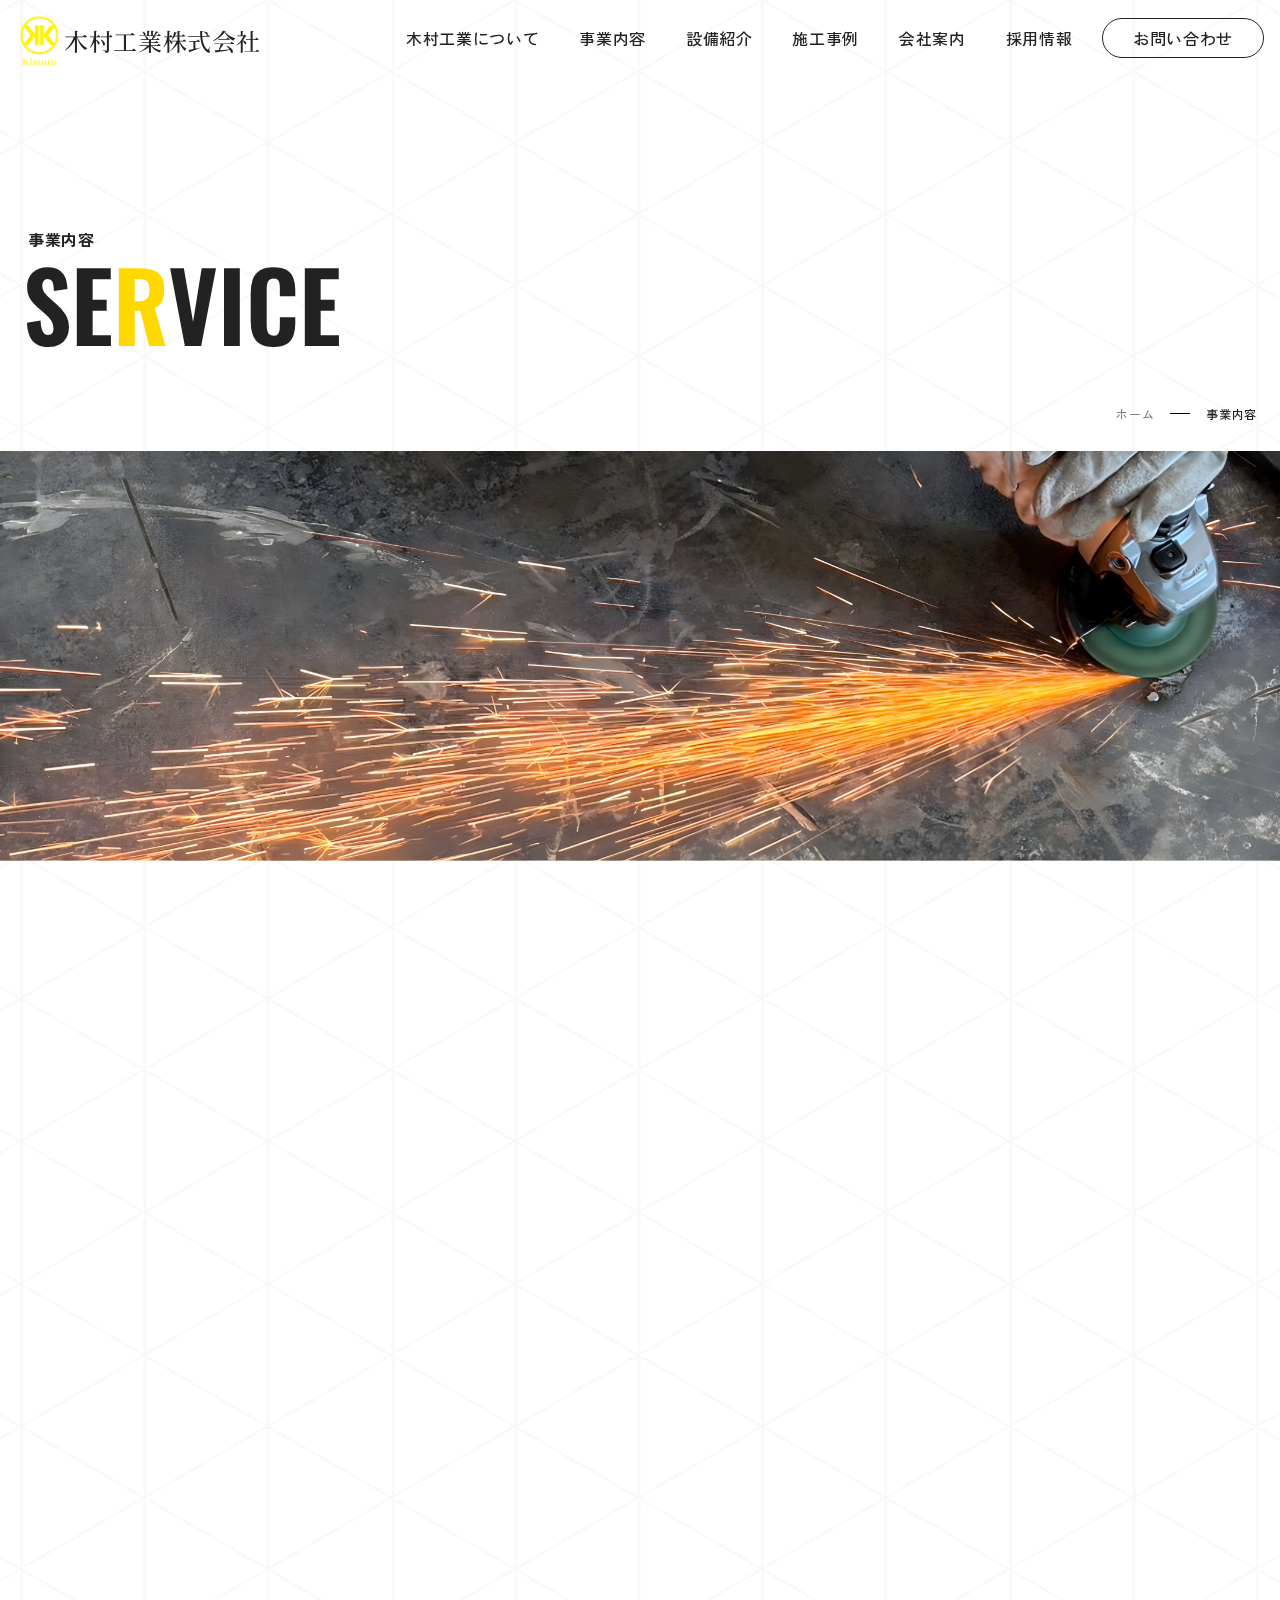
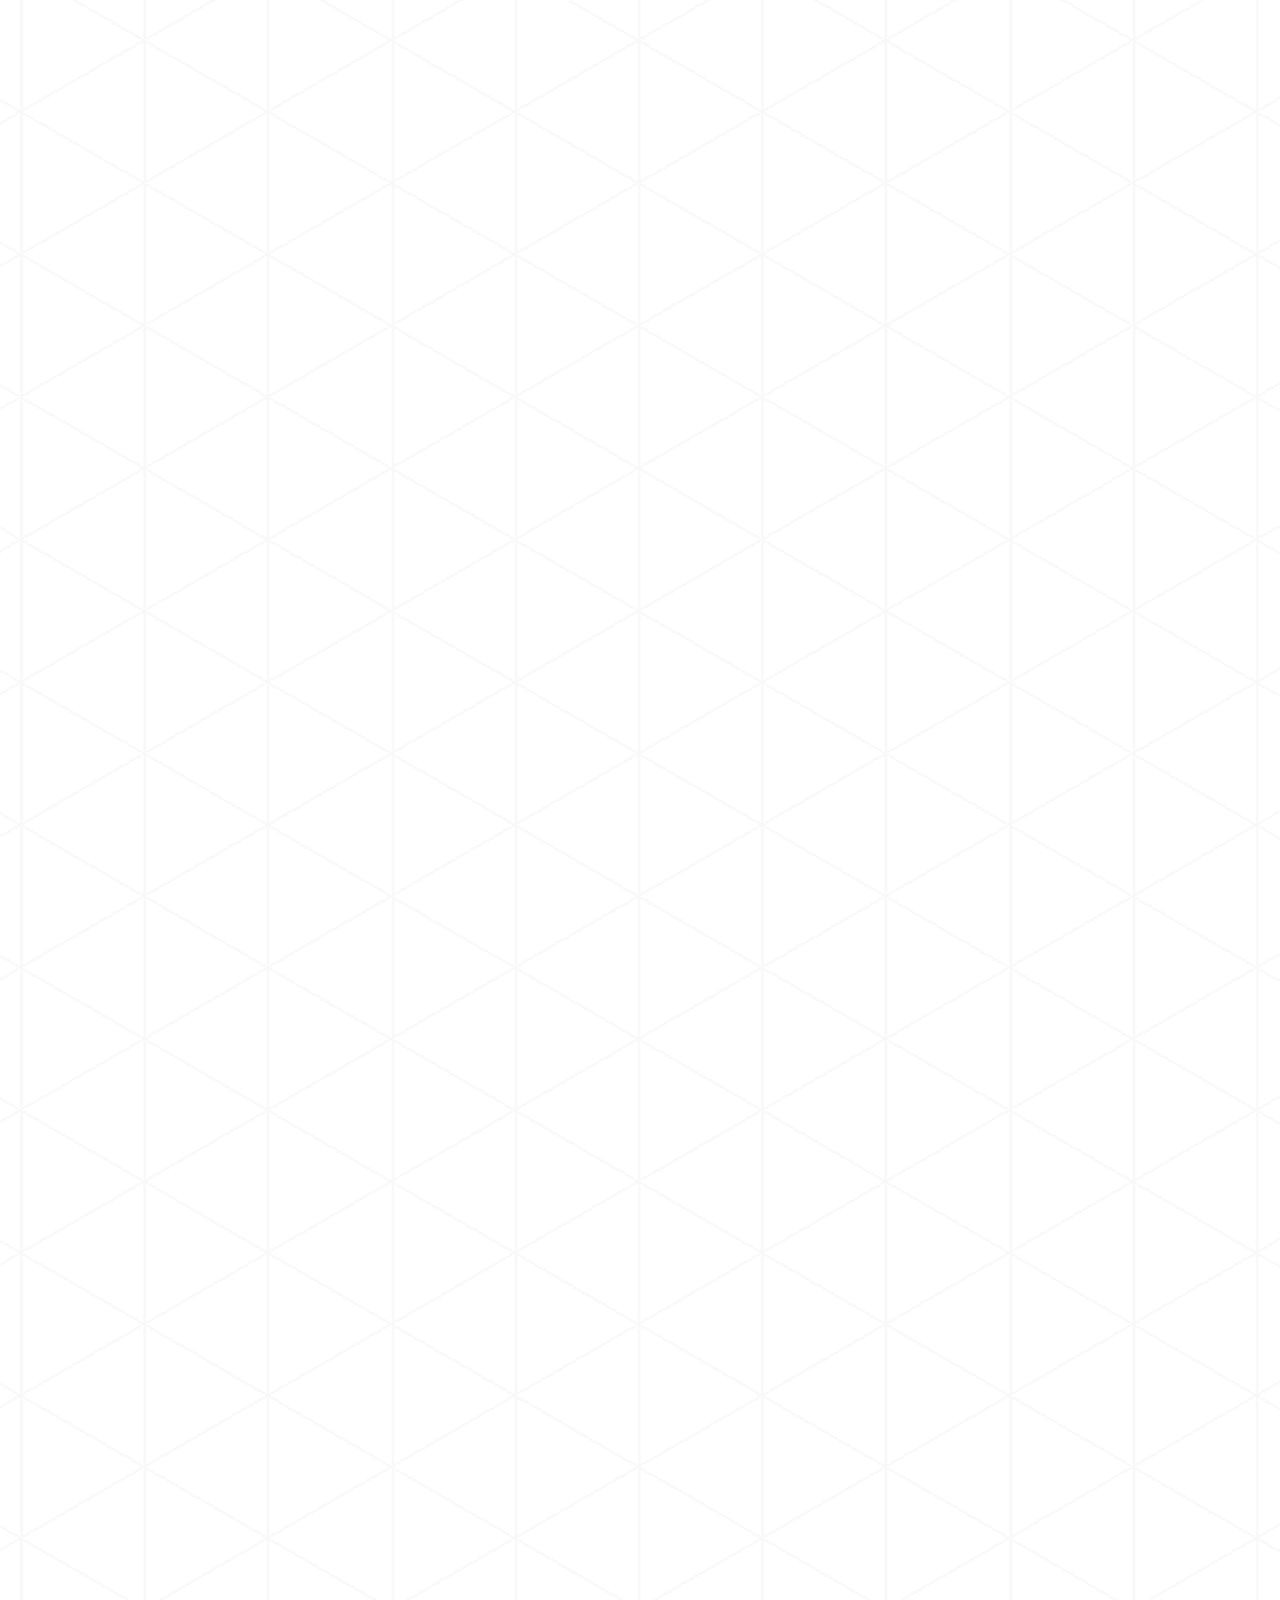
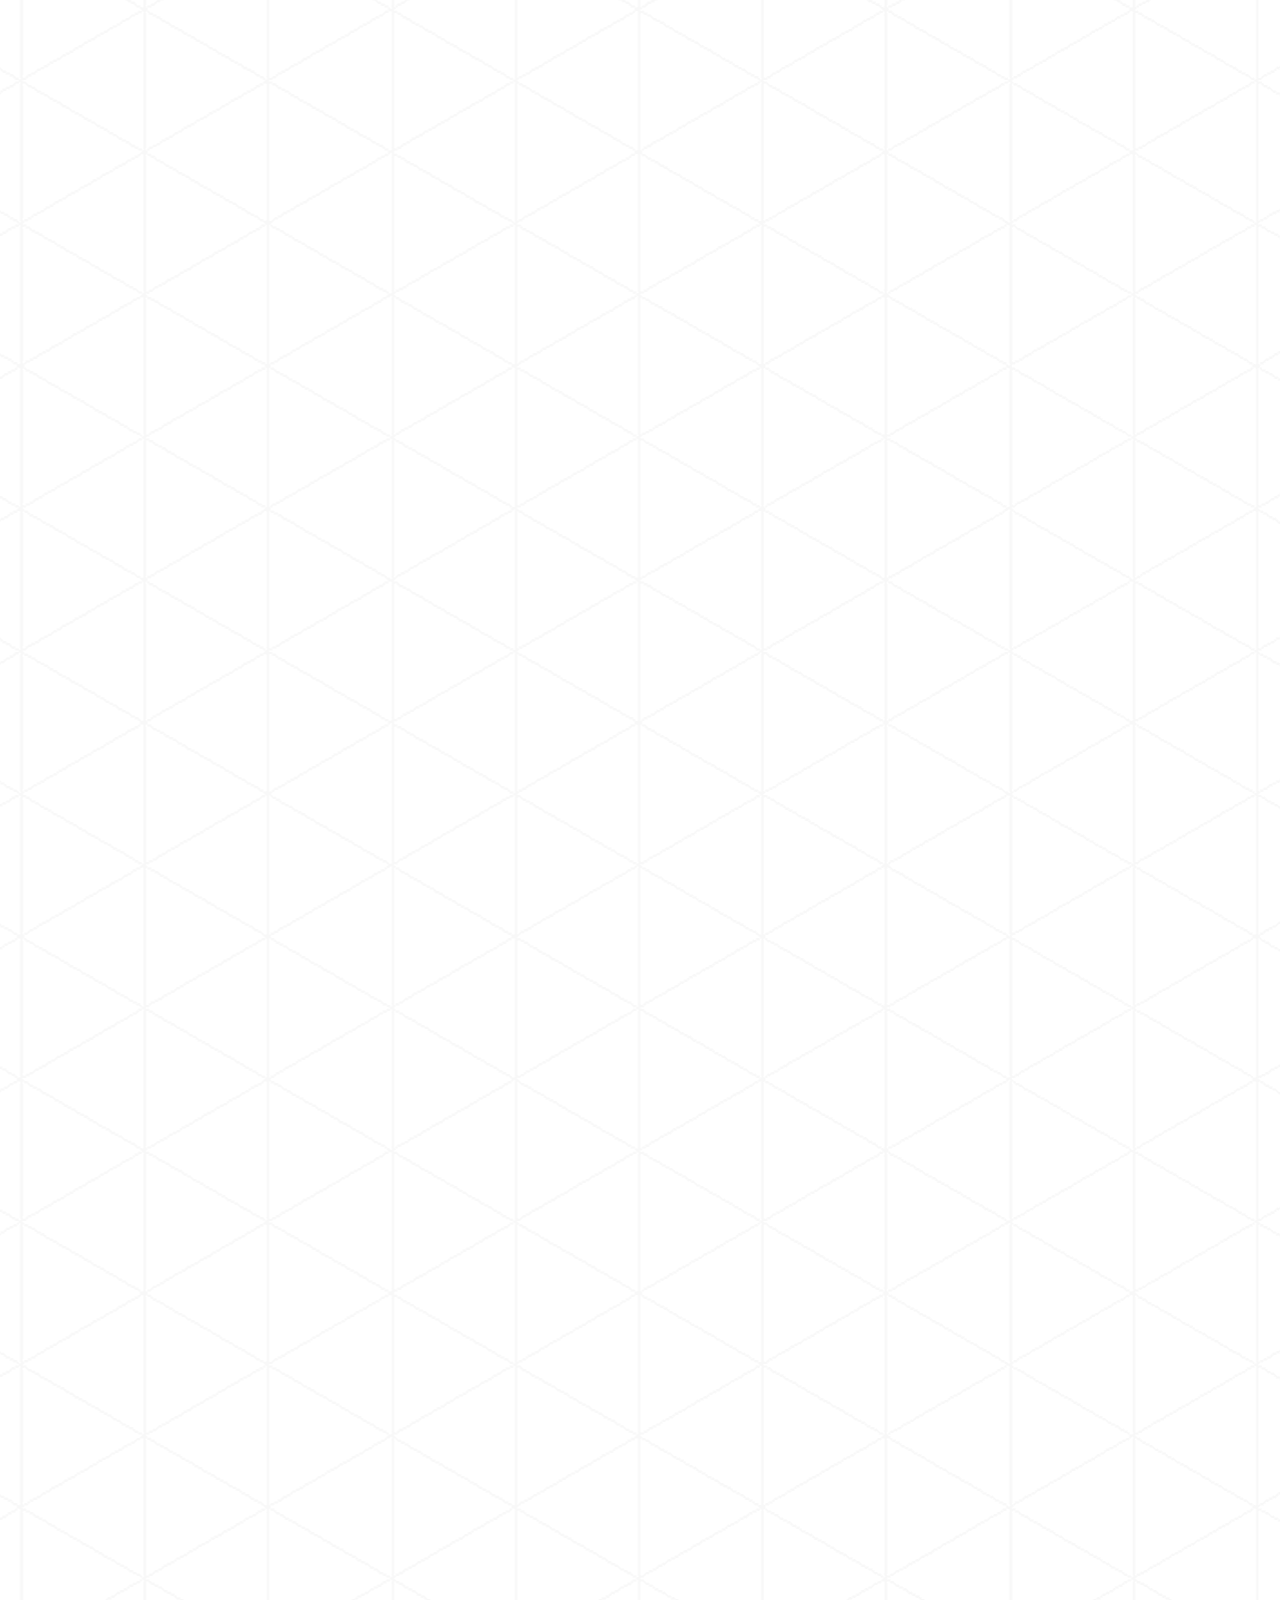
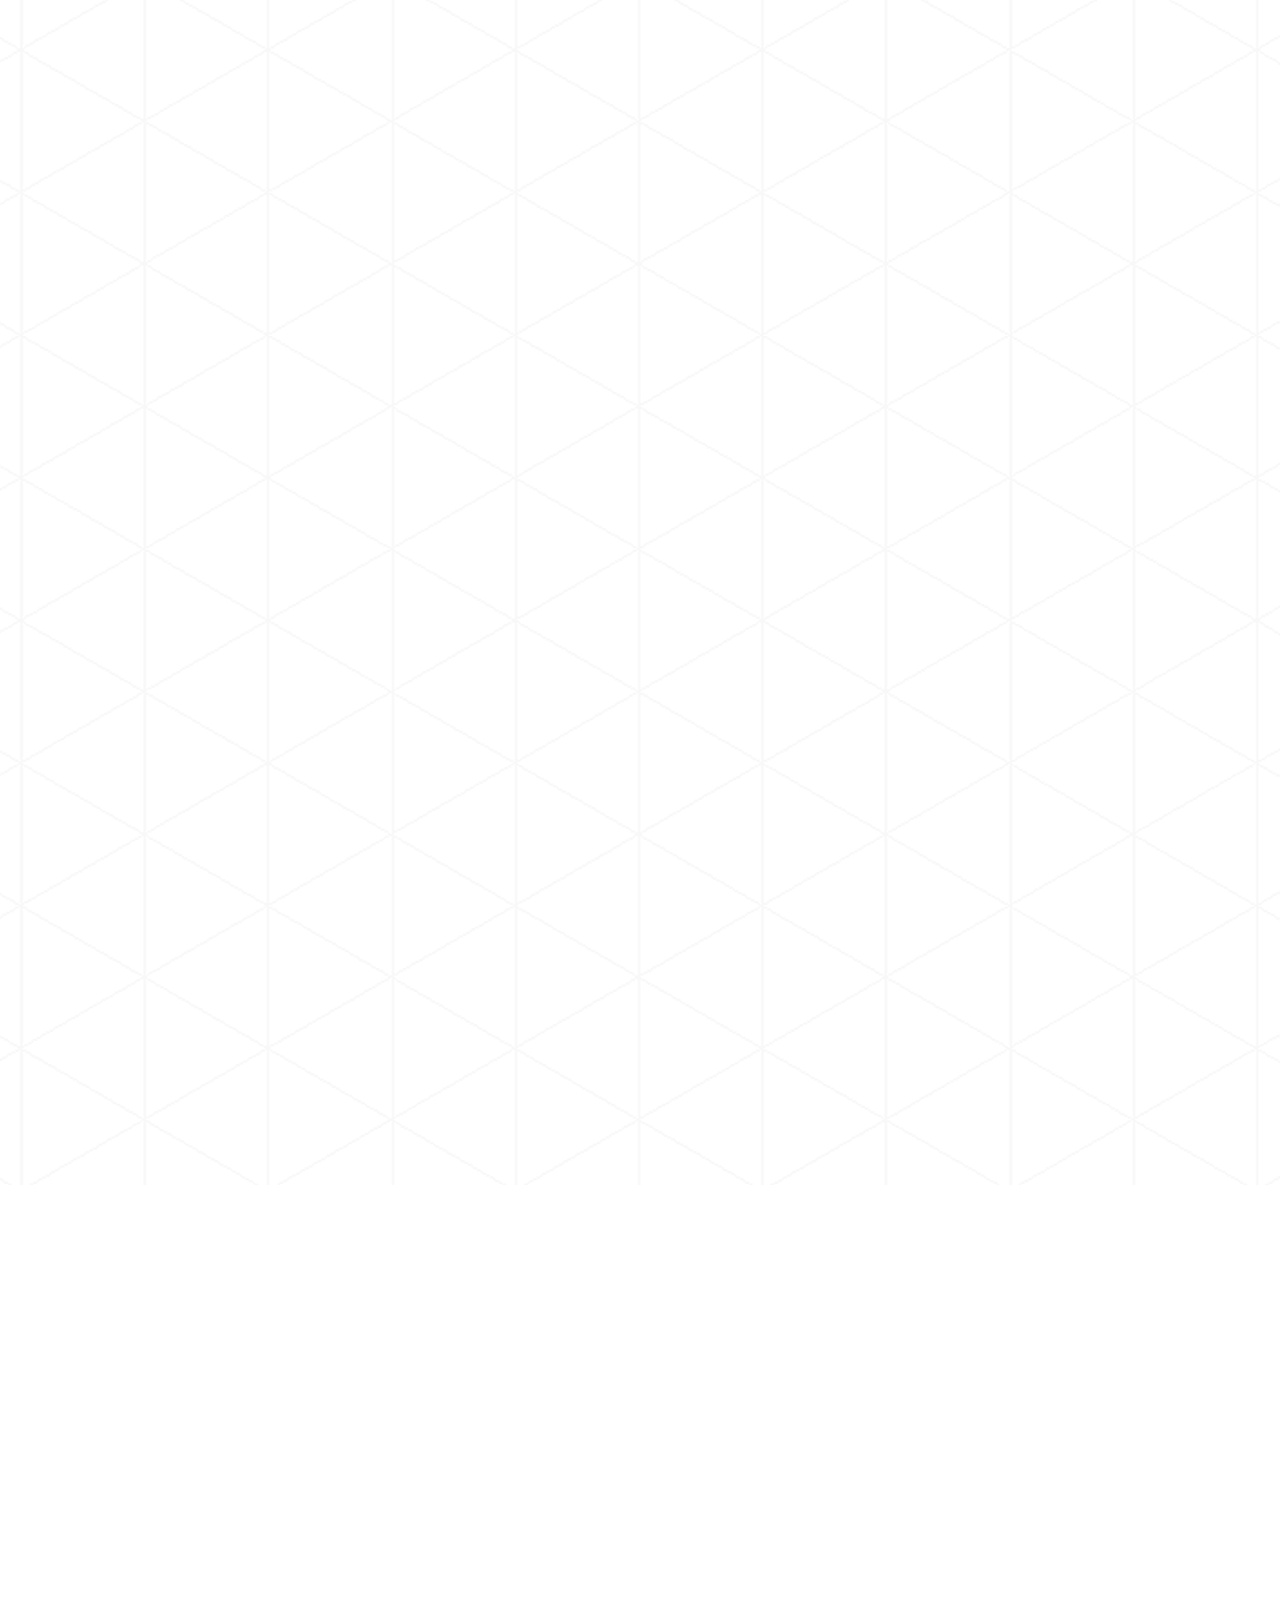
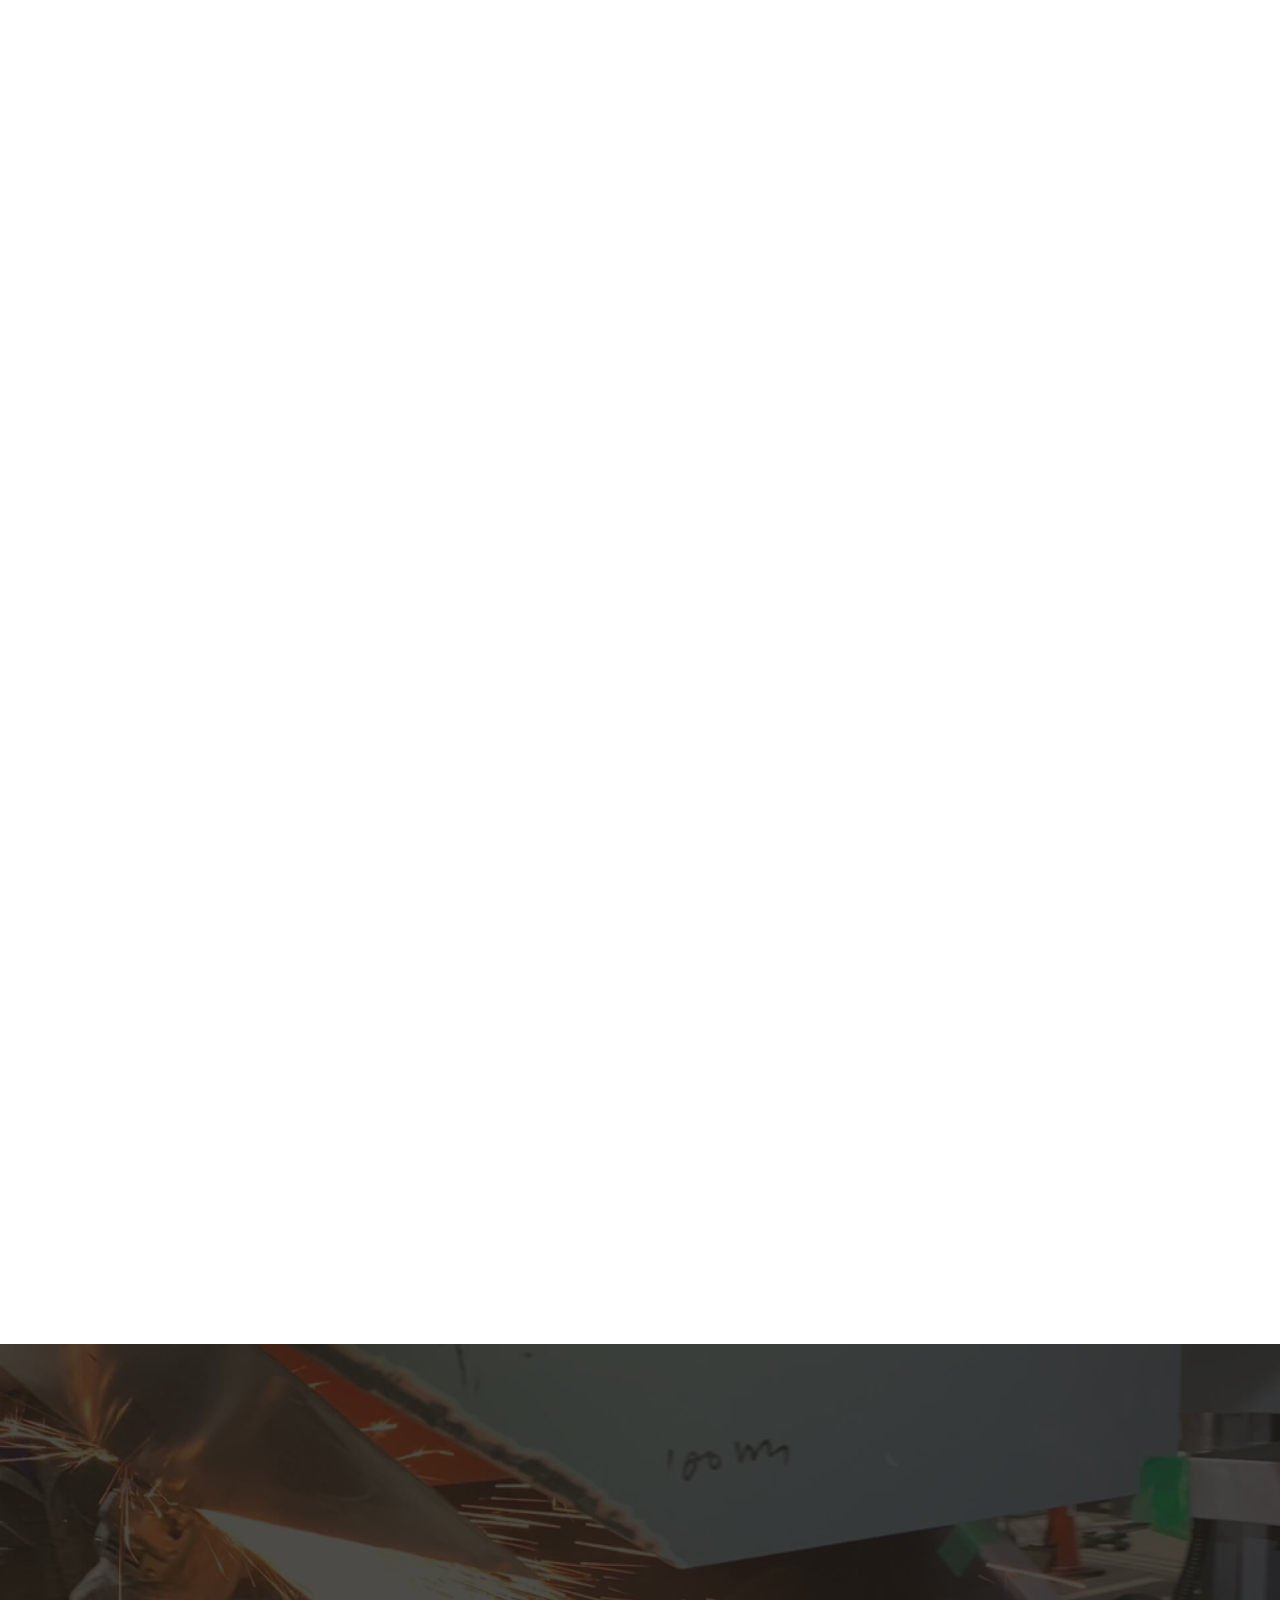
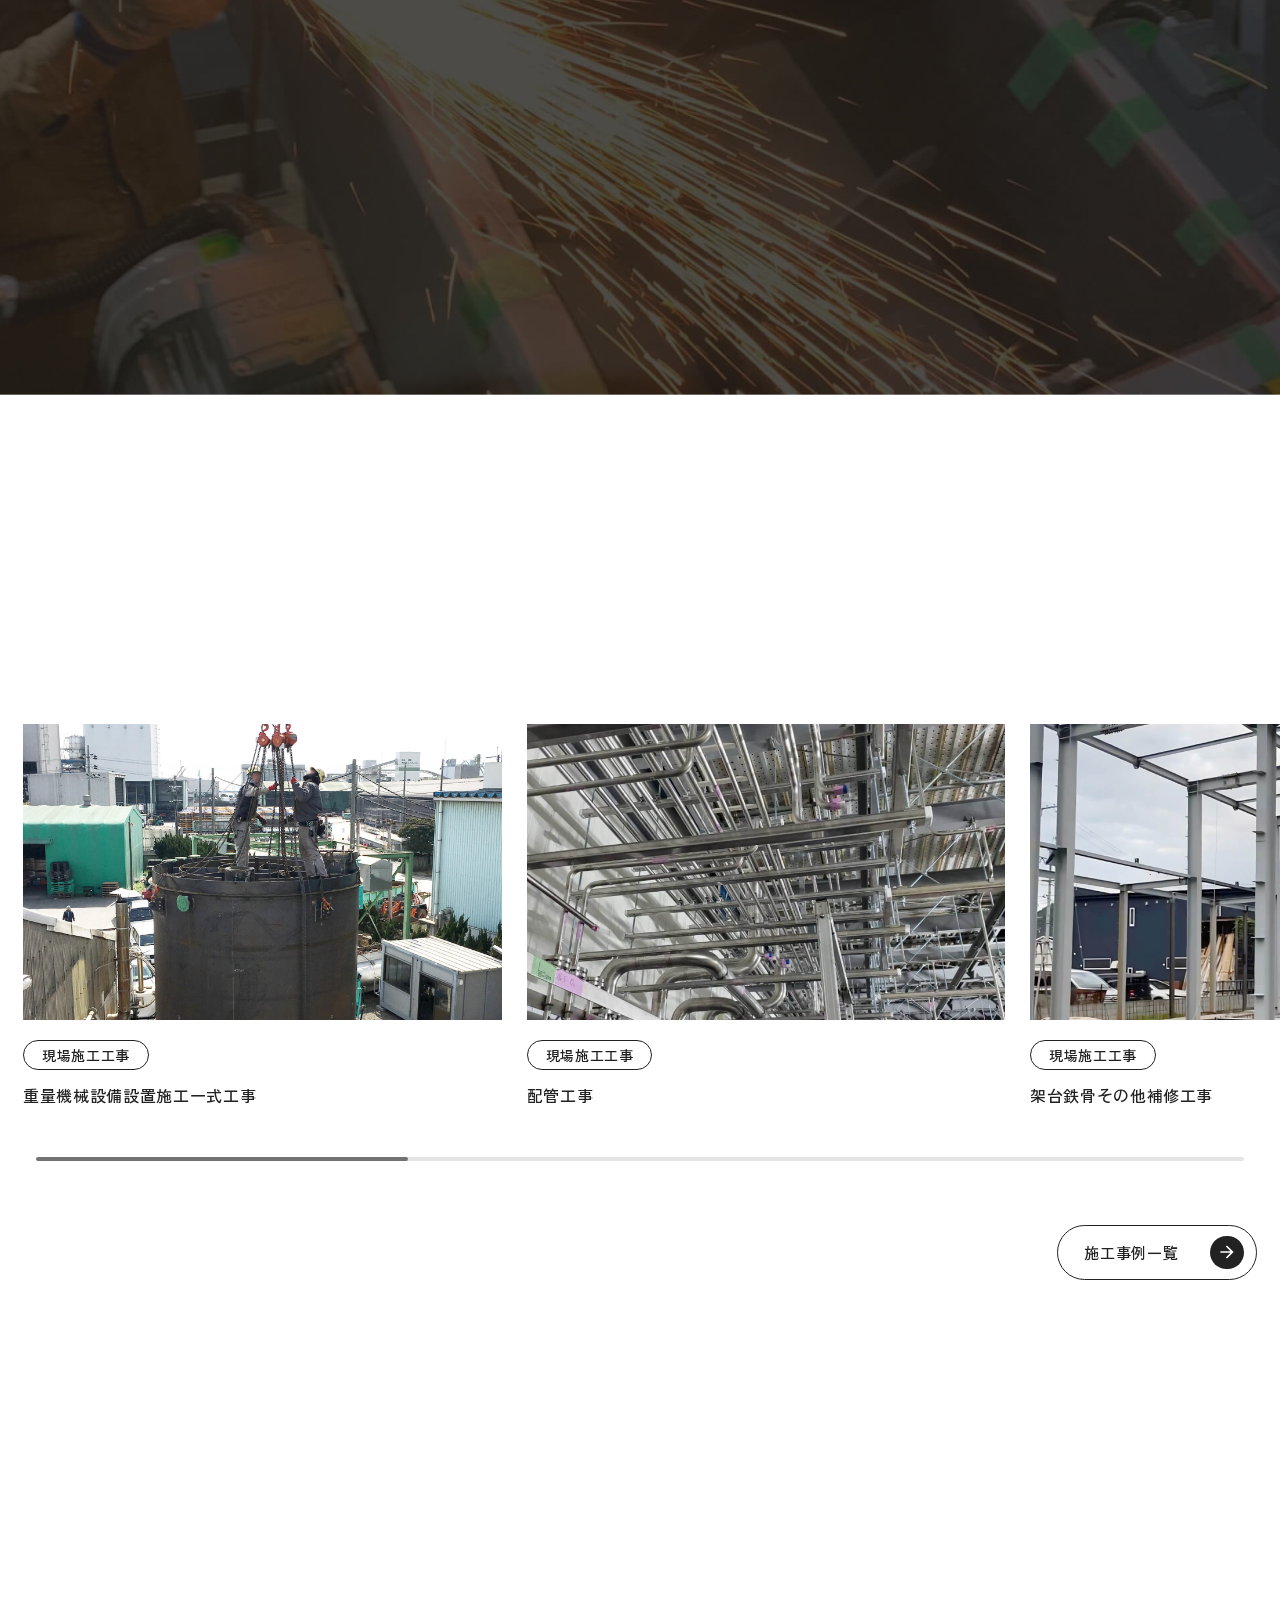
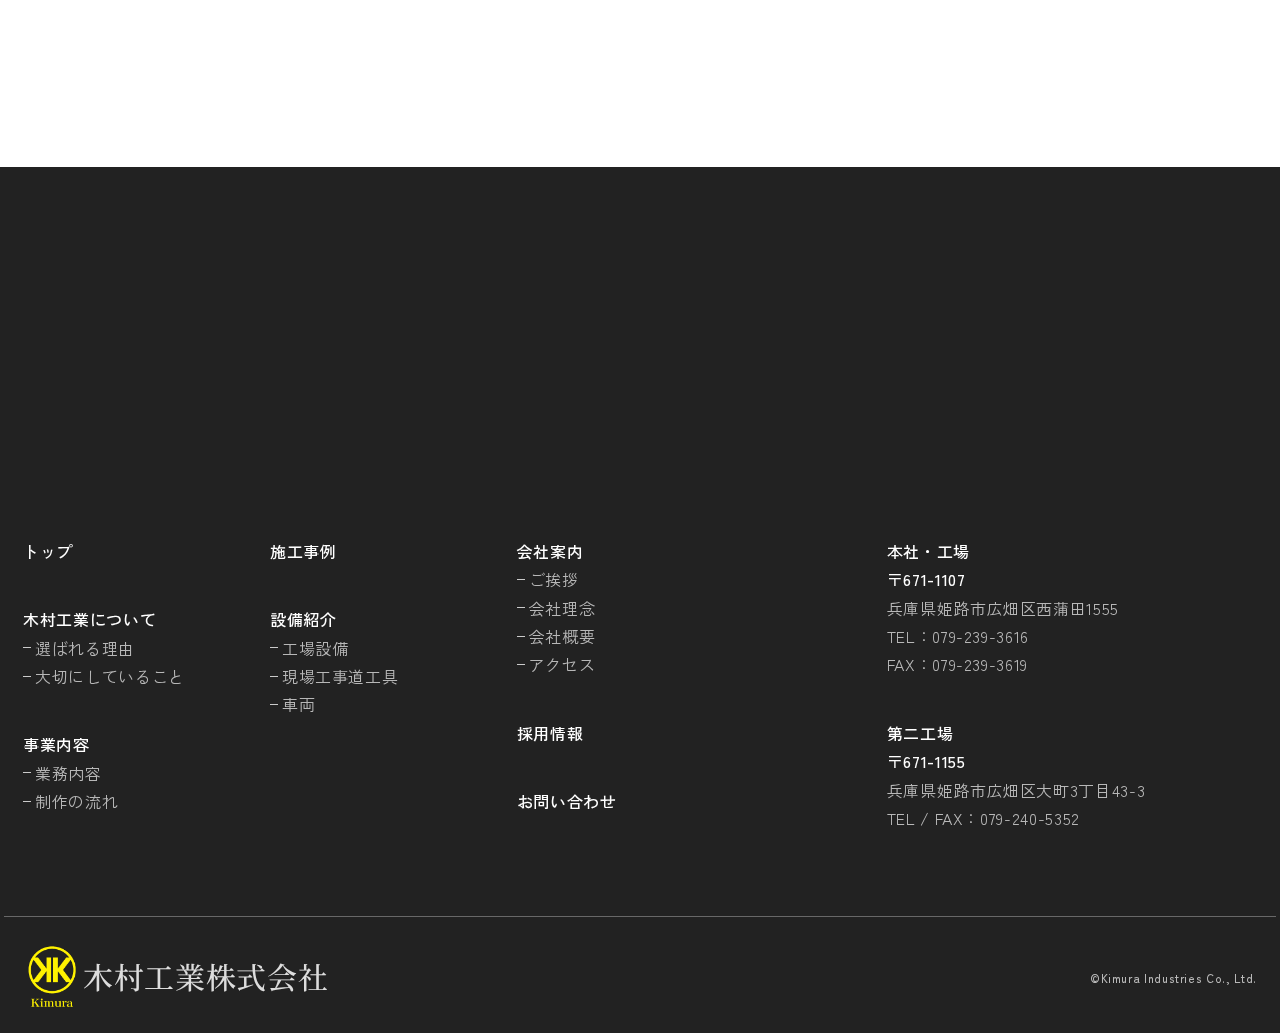
<file: kimurakougyou/service.html>
<!DOCTYPE html>
<html lang="ja">
<head>
    <meta charset="UTF-8">
        <meta name="viewport" content="width=device-width, initial-scale=1.0">
        <title>事業内容｜木村工業株式会社｜兵庫県姫路市のプラント配管・溶接の専門会社</title>
        <meta name="description" content="木村工業株式会社では、ユニット配管制作、機械設備配管制作、大・小口径配管制作、タンク制作、架台制作・据付、鉄骨・鍛冶等の様々なプラント配管のニーズにお応えしています。">

        <!-- destyle.css -->
        <link rel="stylesheet" href="css/destyle.css">

        <!-- Google font -->
        <link rel="preconnect" href="https://fonts.googleapis.com">
        <link rel="preconnect" href="https://fonts.gstatic.com" crossorigin>
        <link href="https://fonts.googleapis.com/css2?family=Noto+Serif+JP:wght@700&family=Oswald:wght@200..700&family=Zen+Kaku+Gothic+Antique:wght@400;500;700&display=swap" rel="stylesheet">

        <!-- AnimateCSS -->
        <link rel="stylesheet" href="https://cdnjs.cloudflare.com/ajax/libs/animate.css/4.1.1/animate.min.css">

        <!-- favicon -->
        <link rel="icon" type="image/png" href="images/favicon/favicon-96x96.png" sizes="96x96">
        <link rel="icon" type="image/svg+xml" href="images/favicon/favicon.svg">
        <link rel="shortcut icon" href="images/favicon/favicon.ico">
        <link rel="apple-touch-icon" sizes="180x180" href="images/favicon/apple-touch-icon.png">
        <meta name="apple-mobile-web-app-title" content="木村工業株式会社">
        <link rel="manifest" href="images/favicon/site.webmanifest">

        <!-- style.css -->
        <link rel="stylesheet" href="css/style.css">

        <!-- swiper -->
        <link rel="stylesheet" href="https://cdn.jsdelivr.net/npm/swiper@11/swiper-bundle.min.css">
        <script src="https://cdn.jsdelivr.net/npm/swiper@11/swiper-bundle.min.js"></script>

        <!-- jQuery -->
        <script src="https://code.jquery.com/jquery-3.7.1.min.js" integrity="sha256-/JqT3SQfawRcv/BIHPThkBvs0OEvtFFmqPF/lYI/Cxo=" crossorigin="anonymous"></script>

        <!-- JavaScript -->
        <script src="js/common.js" defer></script>
</head>

<body id="service">
    <!-- ----------------------------------------- ヘッダー ----------------------------------------- */ -->
    <header>
        <div class="header_wrapper">
            <h1 class="logo_wrapper">
                <a href="top.html"><div class="logo"><img src="images/logo.png" alt=""></div><span class="logo_text">木村工業株式会社</span></a>
            </h1>

            <!-- ドロワーボタン -->
            <button id="drawerButton">
                <span></span>
                <span></span>
                <span></span>
            </button>

            <div id="header_menu">
                <!-- 見えないメニュー -->
                <nav>
                    <ul id="menu">
                        <li class="menu_item"><a class="text_color" href="about.html">木村工業について</a></li>
                        <li class="menu_item"><a class="text_color" href="service.html">事業内容</a></li>
                        <li class="menu_item"><a class="text_color" href="equipment.html">設備紹介</a></li>
                        <li class="menu_item"><a class="text_color" href="works.html">施工事例</a></li>
                        <li class="menu_item"><a class="text_color" href="company.html">会社案内</a></li>
                        <li class="menu_item"><a class="text_color" href="recruit.html">採用情報</a></li>
                        <li class="menu_contact"><a class="text_color" href="contact.html">お問い合わせ</a></li>
                    </ul>
                </nav>
            </div>
        </div>
    </header>

    <main>
        <!-- ----------------------------------------- 下層ページ見出し ----------------------------------------- */ -->
        <section class="under_heading_wrapper">
            <div class="under_heading container animate__animated fadeInLeftSmall">
                <h3 class="text_heading"><p class="heading_top">事業内容</p><p class="heading_bottom">SE<span class="text_deco">R</span>VICE</p></h3>
            </div>

            <!-- パンくずリスト -->
            <ul class="breadcrumb container">
                <li><a href="top.html">ホーム</a><span class="boder"></span></li>
                <li>事業内容</li>
            </ul>

            <div class="heading_img animate__animated fadeInUpSmall">
                <img src="images/service_header.jpg" alt="">
            </div>
        </section>
        
        <!-- ----------------------------------------- 事業内容 ----------------------------------------- -->
        <section class="servise_wrapper container">
            <!-- ユニット配管制作 -->
            <div id="service_01" class="service_container">
                <p class="service_title delay target animate__animated">ユニット配管制作</p>
                <p class="main_text delay targets animate__animated">
                    工場・プラント・建築設備向けにユニット配管の設計・製作を行い、現場施工の効率化をサポートしています。高い技術と徹底した品質管理のもと、各種配管の加工・溶接・組み立てを行い、耐圧試験や非破壊検査を実施。さらに、CAD設計やお客様の仕様に合わせたカスタマイズにも柔軟に対応し、高品質な配管システムを提供します。
                </p>
                <div class="servie_img delay targets animate__animated">
                    <img src="images/service_01.jpg" alt="ユニット配管制作">
                </div>
            </div>

            <!-- 機械設備配管制作 -->
            <div id="service_02" class="service_container">
                <p class="service_title delay target animate__animated">機械設備配管制作</p>
                <p class="main_text delay targets animate__animated">
                    工場やビルなどの機械設備には、水・空気・ガス・蒸気・オイルなどを送るための配管が必要です。機械設備配管制作とは、工場やビルなどの設備に必要な配管を設計・製作し、現場に設置する方法です。従来のように現場で一つひとつ配管を組むのではなく、事前に製作することで、作業時間の短縮やコスト削減が可能になります。
                </p>
                <div class="servie_img delay targets animate__animated">
                    <img src="images/service_02.jpg" alt="機械設備配管制作">
                </div>
            </div>

            <!-- 大・小口径配管制作 -->
            <div id="service_03" class="service_container">
                <p class="service_title delay target animate__animated">大・小口径配管制作</p>
                <p class="main_text delay targets animate__animated">
                    さまざまなサイズの配管を設計・製作し、工場やビル、プラントなどの施設に提供しています。大口径の配管は、大量の水や空気、ガス、蒸気などを効率よく流すために使用され、大規模な工場やプラントで欠かせない重要な役割を果たします。一方、小口径の配管は、精密な機械設備や制御システムに使われ、流れる量を細かく調整する必要がある場面で活躍します。小口径から大口径まで、多種多様の配管に対応いたします。
                </p>
                <div class="servie_img delay targets animate__animated">
                    <img src="images/service_03.jpg" alt="大・小口径配管制作">
                </div>
            </div>

            <!-- タンク制作 -->
            <div id="service_04" class="service_container">
                <p class="service_title delay target animate__animated">タンク制作</p>
                <p class="main_text delay targets animate__animated">
                    各種工場やプラントで使用されるタンクの設計・製作を行います。用途に応じた材質や構造を選定し、液体や気体を安全に貯蔵・管理できる高品質なタンクを提供します。当社は、小型から大型まで幅広いサイズに対応し、耐久性・安全性を重視したタンク制作を一貫してサポートします。
                </p>
                <div class="servie_img delay targets animate__animated">
                    <img src="images/service_04.jpg" alt="タンク制作">
                </div>
            </div>

            <!-- 架台制作・据付 -->
            <div id="service_05" class="service_container">
                <p class="service_title delay target animate__animated">架台制作・据付</p>
                <p class="main_text delay targets animate__animated">
                    機械設備や配管を安全・安定的に支える架台の設計・製作・据付を行います。使用環境や荷重に応じた最適な設計を施し、高精度な加工と確実な施工で、設備の耐久性と作業効率の向上に貢献します。当社は、小型から大型まで幅広い架台に対応。設計から据付まで一貫してサポートし、安全で信頼性の高い設備基盤を構築します。
                </p>
                <div class="servie_img delay targets animate__animated">
                    <img src="images/service_05.jpg" alt="架台制作・据付">
                </div>
            </div>

            <!-- 鉄骨・鍛治 -->
            <div id="service_06" class="service_container">
                <p class="service_title delay target animate__animated">鉄骨・鍛治</p>
                <p class="main_text delay targets animate__animated">
                    工場やプラントなどの構造物や設備を支える鉄骨の加工・組立・設置を行います。用途や環境に応じた設計と高精度な溶接・施工により、安全性と耐久性に優れた構造を実現します。当社は、鉄骨フレームの製作から現場での鍛冶工事まで一貫対応。確かな技術で、高品質な鉄骨加工・施工を提供し、設備の安定稼働を支えます。
                </p>
                <div class="servie_img delay targets animate__animated">
                    <img src="images/service_06.jpg" alt="鉄骨・鍛治">
                </div>
            </div>

            <!-- 溶接 -->
            <div id="service_06" class="service_container">
                <p class="service_title delay target animate__animated">溶接</p>
                <p class="main_text delay targets animate__animated">
                    各種配管や鋼構造物の溶接加工を手がけ、強度・精度・耐久性に優れた仕上がりを提供します。ステンレス・炭素鋼・アルミなど幅広い材質に対応し、TIG溶接・アーク溶接・半自動溶接を駆使して、お客様のニーズに最適な加工を実現します。特注対応や短納期のご相談も承ります。高精度な溶接が必要な際は、ぜひ当社にお任せください。
                </p>
                <div class="servie_img delay targets animate__animated">
                    <img src="images/service_07.jpg" alt="溶接">
                </div>
            </div>

            <!-- 足場仮設 -->
            <div id="service_06" class="service_container">
                <p class="service_title delay target animate__animated">足場仮設</p>
                <p class="main_text delay targets animate__animated">
                    各種配管工事や機器据付工事など、足場が必要な工事も一貫して請け負います。安全かつ効率的な施工を実現するため、現場の状況に応じた最適な足場を設計・施工し、作業環境を整えます。経験豊富な職人が細部にまで気を配り、強度・安定性に優れた足場を構築することで、高所作業の安全性を高め、スムーズな施工を行います。
                </p>
                <div class="servie_img delay targets animate__animated">
                    <img src="images/service_08.jpg" alt="足場仮設">
                </div>
            </div>
        </section>

        <!-- ----------------------------------------- 制作の流れ ----------------------------------------- -->
        <section id="flow">
            <div class="midle_heading container delay target animate__animated">
                <h4 class="text_heading"><p class="heading_top">制作の流れ</p><p class="heading_bottom">FLOW</p></h4>
            </div>

            <div class="flow_wrapper container">
                <!-- お問い合わせ -->
                <div class="flow_container delay targets animate__animated">
                    <div class="step_number">
                        <span class="step_number_heading">STEP</span><p class="step_number_bottom">01</p>
                    </div>
                    <p class="flow_title">お問い合わせ</p>
                    <p class="main_text">ご不明点、作業内容などお気軽にご相談ください。</p>
                </div>

                <!-- お打ち合わせ・お見積り -->
                <div class="flow_container delay targets animate__animated">
                    <span class="triangle"></span>
                    <div class="step_number">
                        <span class="step_number_heading">STEP</span><p class="step_number_bottom">02</p>
                    </div>
                    <p class="flow_title">お打ち合わせ<br class="none">お見積り</p>
                    <p class="main_text">作業内容・納期・料金などお打合せいたします。</p>
                </div>

                <!-- ご契約 -->
                <div class="flow_container delay targets animate__animated">
                    <span class="triangle"></span>
                    <div class="step_number">
                        <span class="step_number_heading">STEP</span><p class="step_number_bottom">03</p>
                    </div>
                    <p class="flow_title">ご契約</p>
                    <p class="main_text">お打合せいたしました内容にて契約書を作成いたします</p>
                </div>

                <!-- 作業 -->
                <div class="flow_container delay targets animate__animated">
                    <span class="triangle"></span>
                    <div class="step_number">
                        <span class="step_number_heading">STEP</span><p class="step_number_bottom">04</p>
                    </div>
                    <p class="flow_title">作業</p>
                    <p class="main_text">経験豊富な職人が最後まで責任をもって作業をさせていただきます</p>
                </div>

                <!-- 納品 -->
                <div class="flow_container delay targets animate__animated">
                    <span class="triangle"></span>
                    <div class="step_number">
                        <span class="step_number_heading">STEP</span><p class="step_number_bottom">05</p>
                    </div>
                    <p class="flow_title">納品</p>
                    <p class="main_text">品質を確認し、お客様のもとへスムーズに納品いたします。</p>
                </div>
            </div>
        </section>

        <!-- ----------------------------------------- 施工事例 ----------------------------------------- */ -->
        <section id="top_works" class="container">
            <h3 class="text_heading delay target animate__animated"><p class="heading_top">施工事例</p><p class="heading_bottom">WOR<span class="text_deco">K</span>S</p></h3>

            <!-- スライダー -->
            <div class="swiper_container">
                <div class="swiper">
                    <div class="swiper-wrapper">
                        <!-- 重量機械設備設置施工一式工事 -->
                        <div class="swiper-slide">
                            <a class="swiper_item" href="works_under_juryoukiki.html">
                                <div class="works_img">
                                    <img src="images/works_juryoukiki_01.jpg" alt="重量機械設備設置施工一式工事">
                                </div>
                            </a>
                            <span class="works_tag">現場施工工事</span>
                            <p class="works_name">重量機械設備設置施工一式工事</p>
                        </div>
                        <!-- 配管工事 -->
                        <div class="swiper-slide">
                            <a class="swiper_item" href="works_under_haikankoji.html">
                                <div class="works_img">
                                    <img src="images/works_haikankoji_01.jpg" alt="配管工事">
                                </div>
                            </a>
                            <span class="works_tag">現場施工工事</span>
                            <p class="works_name">配管工事</p>
                        </div>
                        <!-- 架台鉄骨その他補修工事 -->
                        <div class="swiper-slide">
                            <a class="swiper_item" href="works_under_kadaitekkotu.html">
                                <div class="works_img">
                                    <img src="images/works_kadaitekkotu_01.jpg" alt="架台鉄骨その他補修工事">
                                </div>
                            </a>
                            <span class="works_tag">現場施工工事</span>
                            <a class="works_name">架台鉄骨その他補修工事</a>
                        </div>
                        <!-- 足場仮設及び付帯工事 -->
                        <div class="swiper-slide">
                            <a class="swiper_item" href="works_under_asiba.html">
                                <div class="works_img">
                                    <img src="images/works_asiba_01.jpg" alt="足場仮設及び付帯工事">
                                </div>
                            </a>
                            <span class="works_tag">現場施工工事</span>
                            <a class="works_name">足場仮設及び付帯工事</a>
                        </div>
                        <!-- タンク製品製作 -->
                        <div class="swiper-slide">
                            <a class="swiper_item" href="works_under_tank.html">
                                <div class="works_img">
                                    <img src="images/works_tank_01.jpg" alt="タンク製品製作">
                                </div>
                            </a>
                            <span class="works_tag">現場施工工事</span>
                            <a class="works_name">タンク製品製作</a>
                        </div>
                        <!-- 配管製作 -->
                        <div class="swiper-slide">
                            <a class="swiper_item" href="works_under_haikanseisaku.html">
                                <div class="works_img">
                                    <img src="images/works_haikan_seisaku_01.jpg" alt="配管製作">
                                </div>
                            </a>
                            <span class="works_tag">製缶加工</span>
                            <a class="works_name">配管製作</a>
                        </div>
                        <!-- 鍛冶及び鉄骨 -->
                        <div class="swiper-slide">
                            <a class="swiper_item" href="works_under_kaji.html">
                                <div class="works_img">
                                    <img src="images/works_kaji_01.jpg" alt="鍛冶及び鉄骨">
                                </div>
                            </a>
                            <span class="works_tag">製缶加工</span>
                            <a class="works_name">鍛冶及び鉄骨</a>
                        </div>
                        <!-- 製品製缶・装置 -->
                        <div class="swiper-slide">
                            <a class="swiper_item" href="works_under_seihin.html">
                                <div class="works_img">
                                    <img src="images/works_seihin_01.jpg" alt="製品製缶・装置">
                                </div>
                            </a>
                            <span class="works_tag">製缶加工</span>
                            <a class="works_name">製品製缶・装置</a>
                        </div>
                    </div>
                    <!-- スクロールバー -->
                    <div class="swiper-scrollbar"></div>
                </div>
            </div>
            <!-- ボタン -->
            <a class="button" href="works.html">
                施工事例一覧
                <div class="arrow">
                    <span class="arrow_item_01"></span>
                    <span class="arrow_item_02"></span>
                </div>
            </a>
        </section>

        <!-- ----------------------------------------- 採用情報 ----------------------------------------- */ -->
        <section id="top_recruit" class="container">
            <div class="recruit_cta delay targets animate__animated">
                <a class="recruit_link" href="recruit.html">
                    <div class="recruit_text_box">
                        <h3 class="text_heading delay target animate__animated"><p class="heading_top">採用情報</p><p class="heading_bottom">RECRU<span class="text_deco">I</span>T</p></h3>
                        <p class="main_text">木村工業株式会社では、事業の拡大に伴い従業員を募集しています。<br>力を活かし、共に地域に貢献してくれる仲間を募集しています。</p>
                    </div>
                    <div class="arrow">
                        <span class="arrow_item_01"></span>
                        <span class="arrow_item_02"></span>
                    </div>
                </a>
            </div>
        </section>
    </main>

    <!-- ----------------------------------------- フッター ----------------------------------------- */ -->
    <footer id="footer">
        <div class="container delay target animate__animated">
            <ul class="contact_link">
                <li class="contact_item">
                    <a href="contact.html">
                        <span class="contact_item_text">CONTACT US</span>
                        <span class="arrow_right"></span>
                    </a>
                </li>
            </ul>
        </div>
        <div class="footer_wrapper container">
            <div class="menu_wrapper">
                <!-- 左 -->
                <div class="menu_container">
                    <div class="menu_item">
                        <p class="text_heading"><a href="top.html">トップ</a></p>
                    </div>
                    <div class="menu_item">
                        <p class="text_heading"><a href="about.html">木村工業について</a></p>
                        <p class="text_bottom"><a href="about.html#about_choose">選ばれる理由</a></p>
                        <p class="text_bottom"><a href="about.html#valuable">大切にしていること</a></p>
                    </div>
                    <div class="menu_item">
                        <p class="text_heading"><a href="service.html">事業内容</a></p>
                        <p class="text_bottom"><a href="service.html">業務内容</a></p>
                        <p class="text_bottom"><a href="service.html#flow">制作の流れ</a></p>
                    </div>
                </div>
                <!-- 真ん中 -->
                <div class="menu_container">
                    <div class="menu_item">
                        <p class="text_heading"><a href="works.html">施工事例</a></p>
                    </div>
                    <div class="menu_item">
                        <p class="text_heading"><a href="equipment.html">設備紹介</a></p>
                        <p class="text_bottom"><a href="equipment.html#factory">工場設備</a></p>
                        <p class="text_bottom"><a href="equipment.html#tools">現場工事道工具</a></p>
                        <p class="text_bottom"><a href="equipment.html#Vehicle">車両</a></p>
                    </div>
                </div>
                <!-- 右 -->
                <div class="menu_container">
                    <div class="menu_item">
                        <p class="text_heading"><a href="company.html">会社案内</a></p>
                        <p class="text_bottom"><a href="company.html#company_greeting">ご挨拶</a></p>
                        <p class="text_bottom"><a href="company.html#company_philosophy">会社理念</a></p>
                        <p class="text_bottom"><a href="company.html#company_outlune">会社概要</a></p>
                        <p class="text_bottom"><a href="company.html#company_access">アクセス</a></p>
                    </div>
                    <div class="menu_item">
                        <p class="text_heading"><a href="recruit.html">採用情報</a></p>
                    </div>
                    <div class="menu_item">
                        <p class="text_heading"><a href="contact.html">お問い合わせ</a></p>
                    </div>
                </div>
            </div>

            <div class="acces_wrapper">
                <div class="acces_container">
                    <div class="acces_item">
                        <p class="text_heading">本社・工場</p>
                        <p class="text_heading">〒671-1107</p>
                        <p class="text_bottom">兵庫県姫路市広畑区西蒲田1555</p>
                        <p class="text_bottom">TEL：079-239-3616</p>
                        <p class="text_bottom">FAX：079-239-3619</p>
                    </div>

                    <div class="acces_item">
                        <p class="text_heading">第二工場</p>
                        <p class="text_heading">〒671-1155</p>
                        <p class="text_bottom">兵庫県姫路市広畑区大町3丁目43-3</p>
                        <p class="text_bottom">TEL / FAX：079-240-5352</p>
                    </div>
                </div>
            </div>
        </div>

        <div class="copy container">
            <div class="fotter_logo">
                <a href="index.html"><div class="logo"><img src="images/logo.png" alt="木村工業株式会社"></div><span class="logo_text">木村工業株式会社</span></a>
            </div>
            <p><small>&copy;Kimura Industries Co., Ltd.</small></p>
        </div>
    </footer>
</body>
</html>
</file>
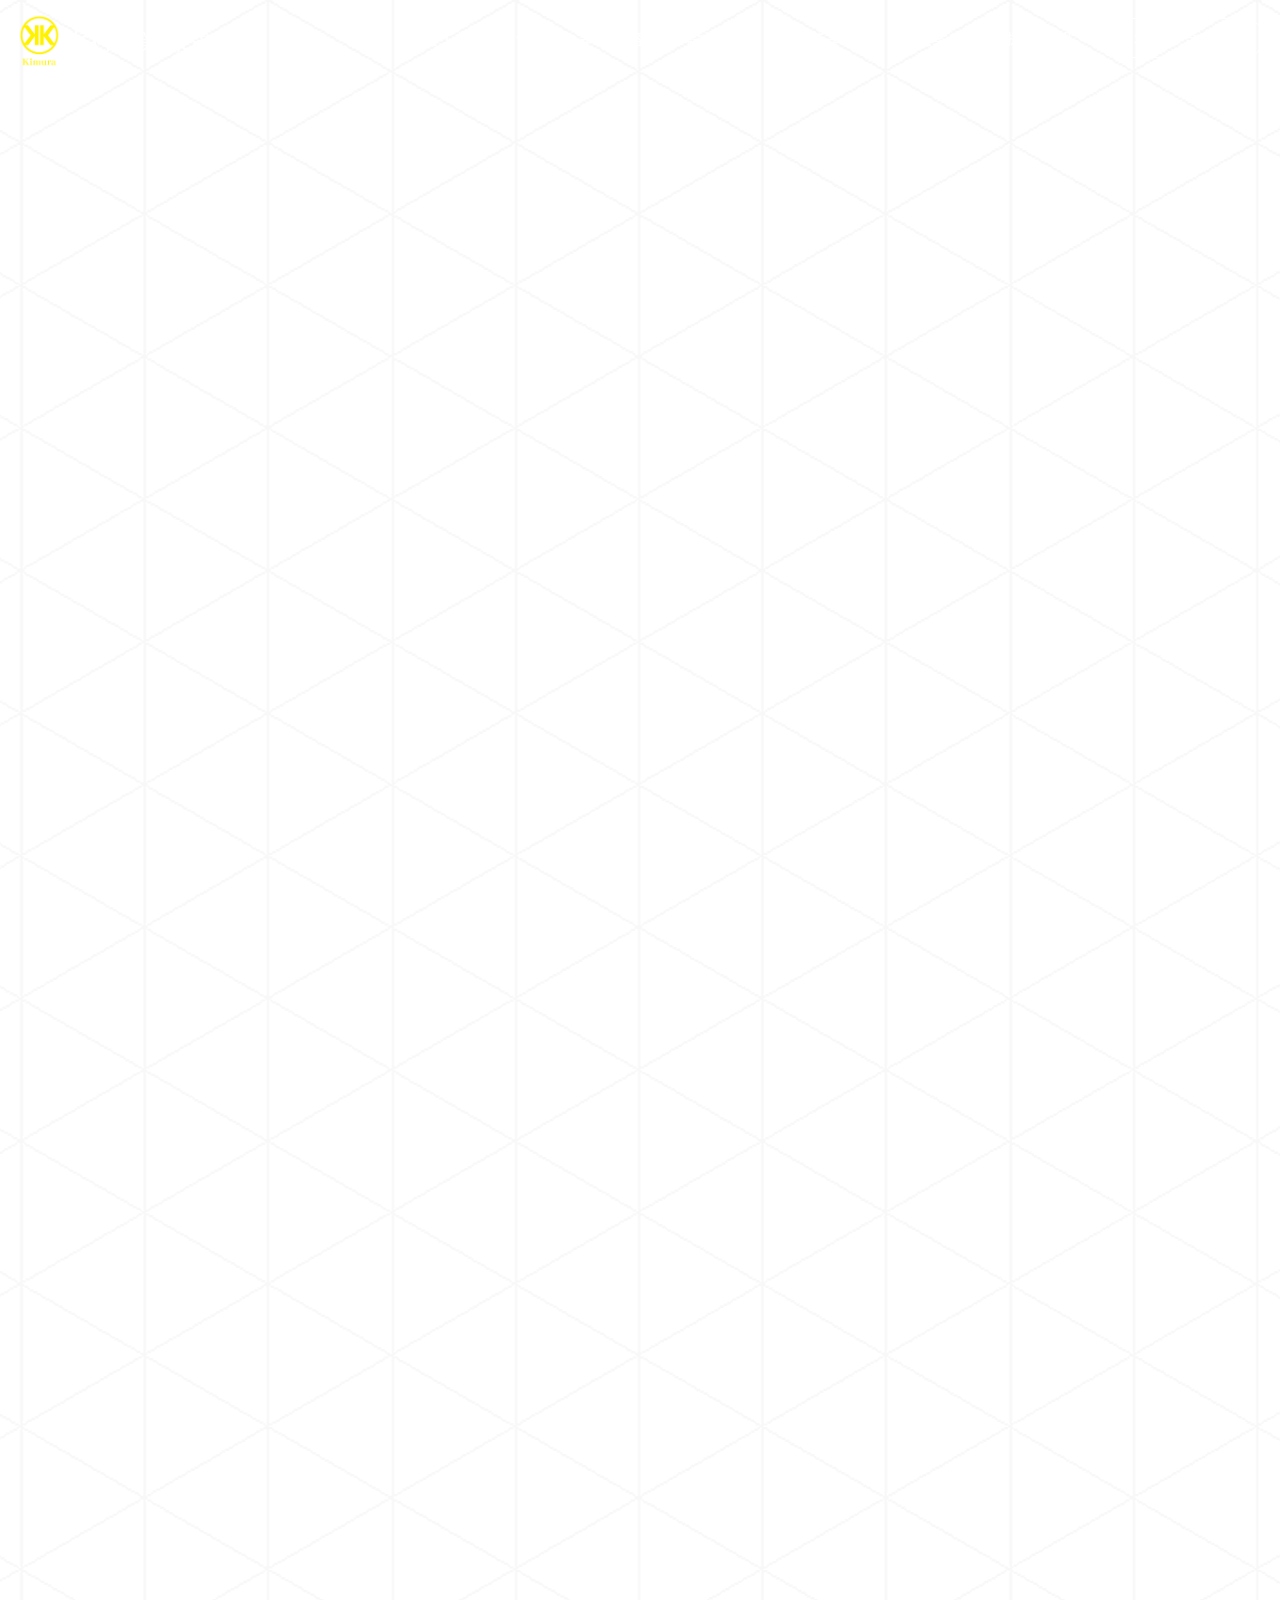
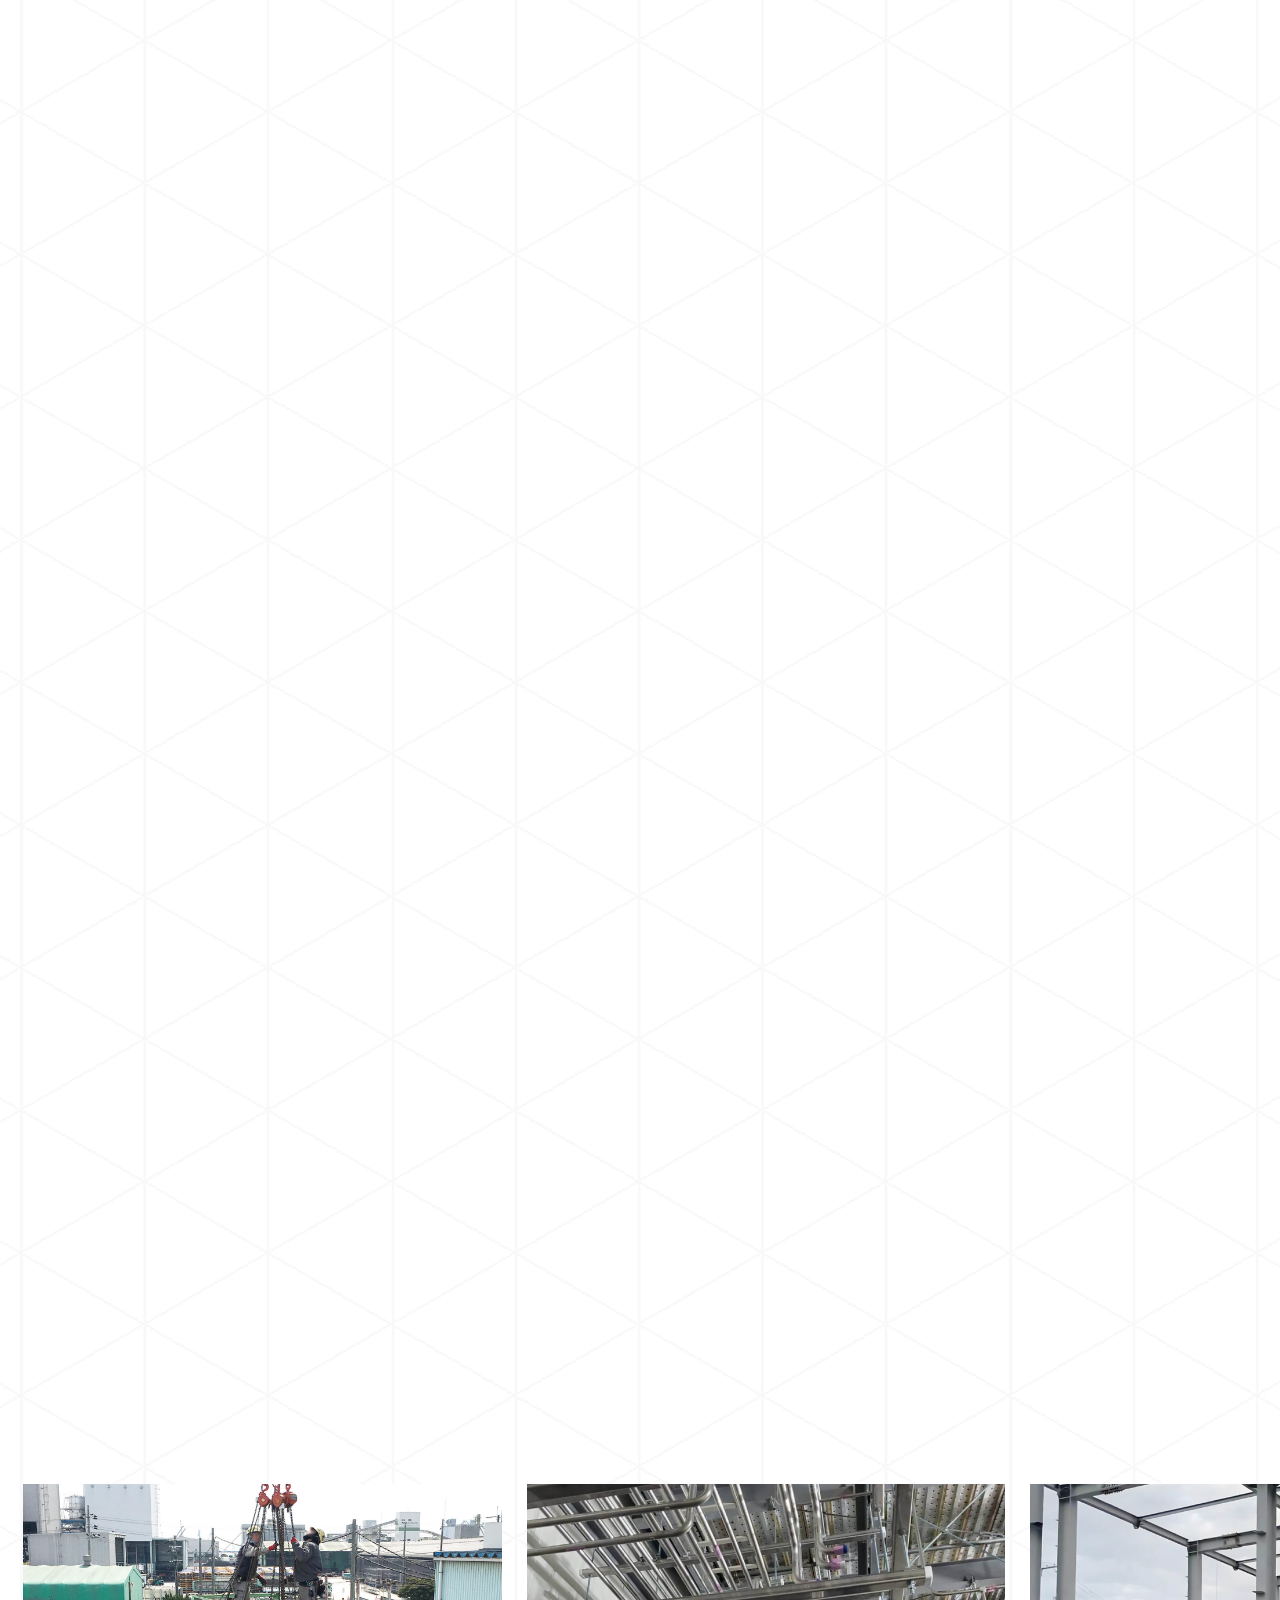
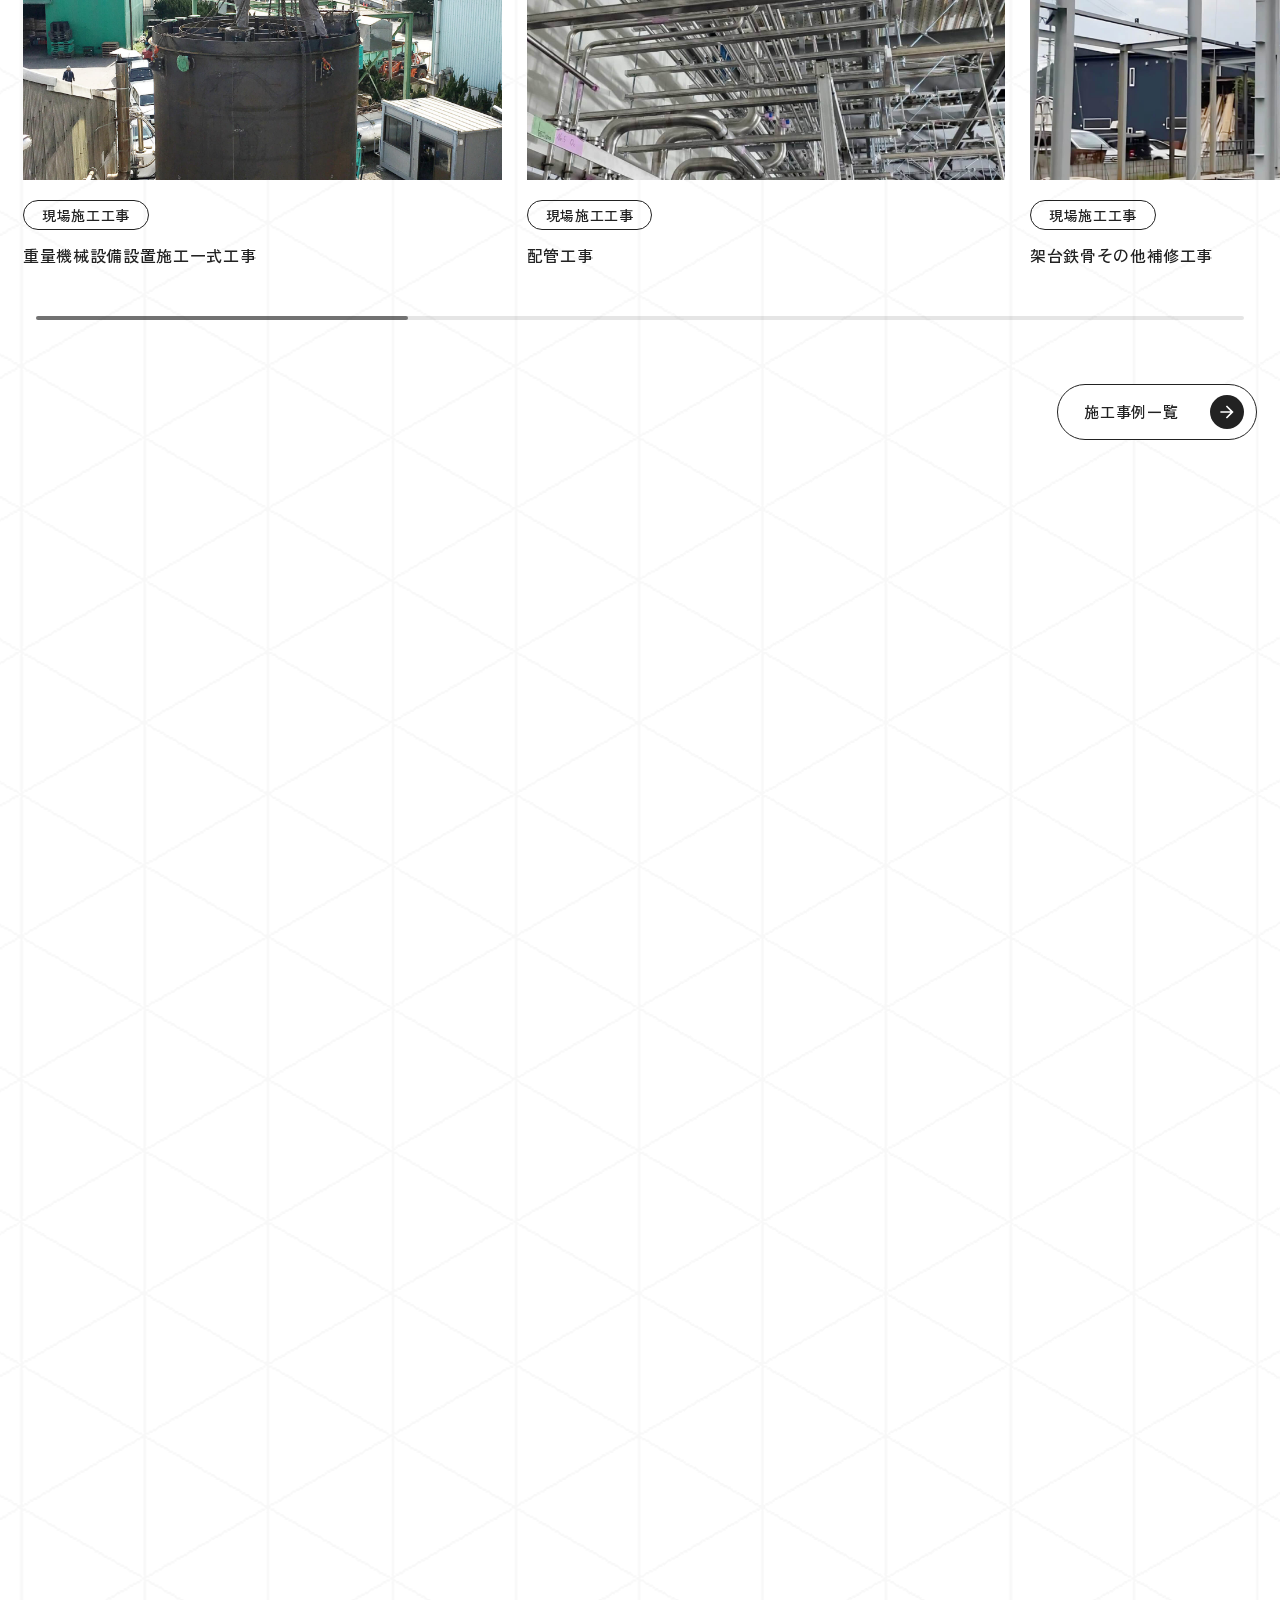
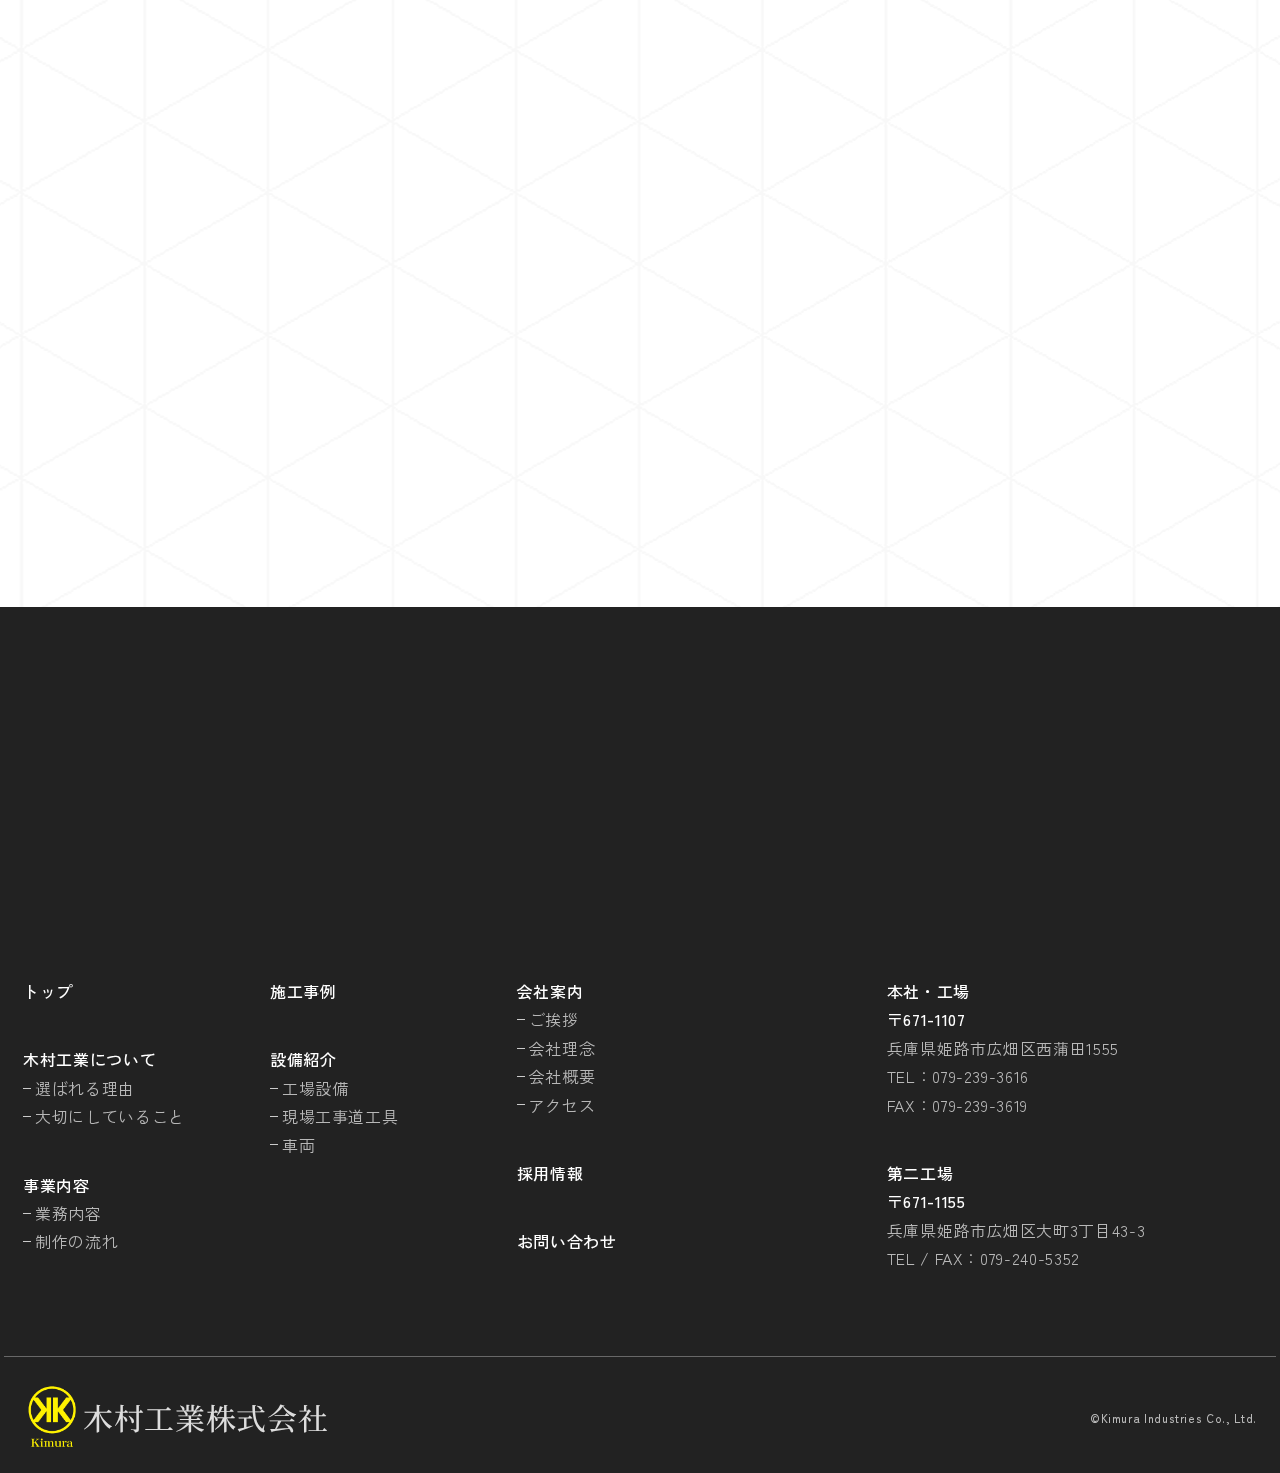
<file: kimurakougyou/top.html>
<!DOCTYPE html>
<html lang="ja">
<head>
    <meta charset="UTF-8">
        <meta name="viewport" content="width=device-width, initial-scale=1.0">
        <title>木村工業株式会社｜兵庫県姫路市のプラント配管・溶接の専門会社</title>
        <meta name="description" content="木村工業株式会社では、ユニット配管制作、機械設備配管制作、大・小口径配管制作、タンク制作、架台制作・据付、鉄骨・鍛冶等の様々なプラント配管のニーズにお応えしています。">

        <!-- destyle.css -->
        <link rel="stylesheet" href="css/destyle.css">

        <!-- Google font -->
        <link rel="preconnect" href="https://fonts.googleapis.com">
        <link rel="preconnect" href="https://fonts.gstatic.com" crossorigin>
        <link href="https://fonts.googleapis.com/css2?family=Noto+Serif+JP:wght@700&family=Oswald:wght@200..700&family=Zen+Kaku+Gothic+Antique:wght@400;500;700&display=swap" rel="stylesheet">

        <!-- AnimateCSS -->
        <link rel="stylesheet" href="https://cdnjs.cloudflare.com/ajax/libs/animate.css/4.1.1/animate.min.css">

        <!-- favicon -->
        <link rel="icon" type="image/png" href="images/favicon/favicon-96x96.png" sizes="96x96">
        <link rel="icon" type="image/svg+xml" href="images/favicon/favicon.svg">
        <link rel="shortcut icon" href="images/favicon/favicon.ico">
        <link rel="apple-touch-icon" sizes="180x180" href="images/favicon/apple-touch-icon.png">
        <meta name="apple-mobile-web-app-title" content="木村工業株式会社">
        <link rel="manifest" href="images/favicon/site.webmanifest">

        <!-- style.css -->
        <link rel="stylesheet" href="css/style.css">

        <!-- swiper -->
        <link rel="stylesheet" href="https://cdn.jsdelivr.net/npm/swiper@11/swiper-bundle.min.css">
        <script src="https://cdn.jsdelivr.net/npm/swiper@11/swiper-bundle.min.js"></script>

        <!-- jQuery -->
        <script src="https://code.jquery.com/jquery-3.7.1.min.js" integrity="sha256-/JqT3SQfawRcv/BIHPThkBvs0OEvtFFmqPF/lYI/Cxo=" crossorigin="anonymous"></script>

        <!-- JavaScript -->
        <script src="js/common.js" defer></script>
        <script src="js/headerText.js"></script>
</head>

<body id="home" class="bg-animation">
    <!-- ----------------------------------------- ヘッダー ----------------------------------------- */ -->
    <header>
        <div class="header_wrapper">
            <h1 class="logo_wrapper">
                <a href="top.html"><div class="logo"><img src="images/logo.png" alt=""></div><span class="logo_text">木村工業株式会社</span></a>
            </h1>

            <!-- ドロワーボタン -->
            <button id="drawerButton">
                <span></span>
                <span></span>
                <span></span>
            </button>

            <div id="header_menu">
                <!-- 見えないメニュー -->
                <nav>
                    <ul id="menu">
                        <li class="menu_item"><a class="text_color" href="about.html">木村工業について</a></li>
                        <li class="menu_item"><a class="text_color" href="service.html">事業内容</a></li>
                        <li class="menu_item"><a class="text_color" href="equipment.html">設備紹介</a></li>
                        <li class="menu_item"><a class="text_color" href="works.html">施工事例</a></li>
                        <li class="menu_item"><a class="text_color" href="company.html">会社案内</a></li>
                        <li class="menu_item"><a class="text_color" href="recruit.html">採用情報</a></li>
                        <li class="menu_contact"><a class="text_color" href="contact.html">お問い合わせ</a></li>
                    </ul>
                </nav>
            </div>
        </div>
    </header>

    <main>
        <!-- ----------------------------------------- スライダー ----------------------------------------- */ -->
        <section class="slider-wrapper">
            <div class="catchphrase">
                <div class="catchphrase_top"><img src="images/mv_catchphrase_top.png" alt=""></div>
                <div class="catchphrase_bottom"><img src="images/mv_catchphrase_bottom.png" alt=""></div>
            </div>
            <div class="slider-area">
                <div class="slider-item">
                    <img src="images/mv_01.jpg">
                </div>
                <div class="slider-item">
                    <img src="images/mv_02.jpg">
                </div>
                <div class="slider-item">
                    <img src="images/mv_03.jpg">
                </div>
            </div>
        </section>

        <!-- ----------------------------------------- 木村工業について ----------------------------------------- */ -->
        <section id="top_about" class="container">
            <div class="top_logo_mask delay targets animate__animated">
                <img src="images/top_mask_logo.png" alt="">
            </div>
            <div class="text_contents">
                <h4 class="text_heading delay target animate__animated"><p class="heading_top">木村工業について</p><p class="heading_bottom"><span class="text_deco">A</span>BOUT <span class="text_deco">U</span>S</p></h4>
                <p class="slogan delay targets animate__animated">鉄工事のプロフェッショナル、<br>求められる価値をカタチに</p>
                <p class="main_text targets animate__animated">木村工業株式会社は、高度な技術と管理体制のもと、技術力を駆使して豊かな社会環境を創造し、社会のニーズに応える施工で、人々が豊かで安全に暮らせる環境を創造してきました。<br>これからも私たちは、未来に向けて挑戦を続け、社員一丸となってより良い環境作りに貢献し、持続可能な社会の実現に向けて努力し続けます。</p>
                
                <!-- ボタン -->
                <a class="button delay targets animate__animated" href="about.html">
                    木村工業について
                        <div class="arrow">
                        <span class="arrow_item_01"></span>
                        <span class="arrow_item_02"></span>
                    </div>
                </a>
            </div>
        </section>

        <!-- ----------------------------------------- 事業内容 ----------------------------------------- */ -->
        <section id="top_service" class="container">
            <div class="text_contents">
                <h3 class="text_heading delay target animate__animated"><p class="heading_top">事業内容</p><p class="heading_bottom">SE<span class="text_deco">R</span>VISE</p></h3>
                <p class="main_text targets animate__animated">建物の安全性と耐久性を支える溶接工事を中心に、配管制作から鉄骨、鍛冶工事まで幅広い分野に対応し、高品質な施工をお届けしています。</p>
            </div>
            <div class="service_wrapper">
                <!-- 01_ユニット配管制作 -->
                <div class="service_box delay targets animate__animated">
                    <a class="service_item" href="service.html#service_01">
                        <div class="service_item_before"><img src="images/service_01_before.jpg" alt="ユニット配管制作"></div>
                        <div class="service_item_after"><img src="images/service_01_after.jpg" alt="ユニット配管制作"></div>
                    </a>
                </div>
                <!-- 02_機械設備配管制作 -->
                <div class="service_box delay targets animate__animated">
                    <a class="service_item" href="service.html#service_02">
                        <div class="service_item_before"><img src="images/service_02_before.jpg" alt="機械設備配管制作"></div>
                        <div class="service_item_after"><img src="images/service_02_after.jpg" alt="機械設備配管制作"></div>
                    </a>
                </div>
                <!-- 03_大・小口径配管制作 -->
                <div class="service_box delay targets animate__animated">
                    <a class="service_item" href="service.html#service_03">
                        <div class="service_item_before"><img src="images/service_03_before.jpg" alt="大・小口径配管制作"></div>
                        <div class="service_item_after"><img src="images/service_03_after.jpg" alt="大・小口径配管制作"></div>
                    </a>
                </div>
                <!-- 04_タンク制作 -->
                <div class="service_box elay targets animate__animated">
                    <a class="service_item" href="service.html#service_04">
                        <div class="service_item_before"><img src="images/service_04_before.jpg" alt="タンク制作"></div>
                        <div class="service_item_after"><img src="images/service_04_after.jpg" alt="タンク制作"></div>
                    </a>
                </div>
                <!-- 05_架台制作・据付 -->
                <div class="service_box delay targets animate__animated">
                    <a class="service_item" href="service.html#service_05">
                        <div class="service_item_before"><img src="images/service_05_before.jpg" alt="架台制作・据付"></div>
                        <div class="service_item_after"><img src="images/service_05_after.jpg" alt="架台制作・据付"></div>
                    </a>
                </div>
                <!-- 06_鉄骨・鍛治 -->
                <div class="service_box delay targets animate__animated">
                    <a class="service_item" href="service.html#service_06">
                        <div class="service_item_before"><img src="images/service_06_before.jpg" alt="鉄骨・鍛治"></div>
                        <div class="service_item_after"><img src="images/service_06_after.jpg" alt="鉄骨・鍛治"></div>
                    </a>
                </div>
                <!-- 07_溶接 -->
                <div class="service_box delay targets animate__animated">
                    <a class="service_item" href="service.html#service_07">
                        <div class="service_item_before"><img src="images/service_07_before.jpg" alt="溶接"></div>
                        <div class="service_item_after"><img src="images/service_07_after.jpg" alt="溶接"></div>
                    </a>
                </div>
                <!-- 08_足場仮設 -->
                <div class="service_box delay targets animate__animated">
                    <a class="service_item" href="service.html#service_09">
                        <div class="service_item_before"><img src="images/service_08_before.jpg" alt="足場仮設"></div>
                        <div class="service_item_after"><img src="images/service_08_after.jpg" alt="足場仮設"></div>
                    </a>
                </div>
                <!-- 調節用 -->
                <div class="service_box"></div>
            </div>
        </section>

        <!-- ----------------------------------------- 施工事例 ----------------------------------------- */ -->
        <section id="top_works" class="container">
            <h3 class="text_heading delay target animate__animated"><p class="heading_top">施工事例</p><p class="heading_bottom">WOR<span class="text_deco">K</span>S</p></h3>

            <!-- スライダー -->
            <div class="swiper_container">
                <div class="swiper">
                    <div class="swiper-wrapper">
                        <!-- 重量機械設備設置施工一式工事 -->
                        <div class="swiper-slide">
                            <a class="swiper_item" href="works_under_juryoukiki.html">
                                <div class="works_img">
                                    <img src="images/works_juryoukiki_01.jpg" alt="重量機械設備設置施工一式工事">
                                </div>
                            </a>
                            <span class="works_tag">現場施工工事</span>
                            <p class="works_name">重量機械設備設置施工一式工事</p>
                        </div>
                        <!-- 配管工事 -->
                        <div class="swiper-slide">
                            <a class="swiper_item" href="works_under_haikankoji.html">
                                <div class="works_img">
                                    <img src="images/works_haikankoji_01.jpg" alt="配管工事">
                                </div>
                            </a>
                            <span class="works_tag">現場施工工事</span>
                            <p class="works_name">配管工事</p>
                        </div>
                        <!-- 架台鉄骨その他補修工事 -->
                        <div class="swiper-slide">
                            <a class="swiper_item" href="works_under_kadaitekkotu.html">
                                <div class="works_img">
                                    <img src="images/works_kadaitekkotu_01.jpg" alt="架台鉄骨その他補修工事">
                                </div>
                            </a>
                            <span class="works_tag">現場施工工事</span>
                            <a class="works_name">架台鉄骨その他補修工事</a>
                        </div>
                        <!-- 足場仮設及び付帯工事 -->
                        <div class="swiper-slide">
                            <a class="swiper_item" href="works_under_asiba.html">
                                <div class="works_img">
                                    <img src="images/works_asiba_01.jpg" alt="足場仮設及び付帯工事">
                                </div>
                            </a>
                            <span class="works_tag">現場施工工事</span>
                            <a class="works_name">足場仮設及び付帯工事</a>
                        </div>
                        <!-- タンク製品製作 -->
                        <div class="swiper-slide">
                            <a class="swiper_item" href="works_under_tank.html">
                                <div class="works_img">
                                    <img src="images/works_tank_01.jpg" alt="タンク製品製作">
                                </div>
                            </a>
                            <span class="works_tag">現場施工工事</span>
                            <a class="works_name">タンク製品製作</a>
                        </div>
                        <!-- 配管製作 -->
                        <div class="swiper-slide">
                            <a class="swiper_item" href="works_under_haikanseisaku.html">
                                <div class="works_img">
                                    <img src="images/works_haikan_seisaku_01.jpg" alt="配管製作">
                                </div>
                            </a>
                            <span class="works_tag">製缶加工</span>
                            <a class="works_name">配管製作</a>
                        </div>
                        <!-- 鍛冶及び鉄骨 -->
                        <div class="swiper-slide">
                            <a class="swiper_item" href="works_under_kaji.html">
                                <div class="works_img">
                                    <img src="images/works_kaji_01.jpg" alt="鍛冶及び鉄骨">
                                </div>
                            </a>
                            <span class="works_tag">製缶加工</span>
                            <a class="works_name">鍛冶及び鉄骨</a>
                        </div>
                        <!-- 製品製缶・装置 -->
                        <div class="swiper-slide">
                            <a class="swiper_item" href="works_under_seihin.html">
                                <div class="works_img">
                                    <img src="images/works_seihin_01.jpg" alt="製品製缶・装置">
                                </div>
                            </a>
                            <span class="works_tag">製缶加工</span>
                            <a class="works_name">製品製缶・装置</a>
                        </div>
                    </div>
                    <!-- スクロールバー -->
                    <div class="swiper-scrollbar"></div>
                </div>
            </div>
            <!-- ボタン -->
            <a class="button" href="works.html">
                施工事例一覧
                <div class="arrow">
                    <span class="arrow_item_01"></span>
                    <span class="arrow_item_02"></span>
                </div>
            </a>
        </section>

        <!-- ----------------------------------------- 会社情報 ----------------------------------------- */ -->
        <section id="top_company" class="container">
            <div class="text_contents">
                <h3 class="text_heading delay target animate__animated"><p class="heading_top">会社案内</p><p class="heading_bottom">CO<span class="text_deco">M</span>PANY</p></h3>
                <p class="main_text delay targets animate__animated">皆がより豊かになれる環境を創造します。人を活かし、活かせる職場を目指し、人と人との輪（和）を築き、社会へ貢献し、挑戦し続ける経営を目指します。</p>
            </div>

            <ul class="company_list">
                <li class="company_item delay targets animate__animated">
                    <a href="company.html#company_greeting">
                        <span class="company_item_text">ご挨拶</span>
                        <span class="arrow_right"></span>
                    </a>
                </li>
                <li class="company_item delay targets animate__animated">
                    <a href="company.html#company_philosophy">
                        <span class="company_item_text">会社理念</span>
                        <span class="arrow_right"></span>
                    </a>
                </li>
                <li class="company_item delay targets animate__animated">
                    <a href="company.html#company_outlune">
                        <span class="company_item_text">会社概要</span>
                        <span class="arrow_right"></span>
                    </a>
                </li>
                <li class="company_item delay targets animate__animated">
                    <a href="company.html#company_access">
                        <span class="company_item_text">アクセス</span>
                        <span class="arrow_right"></span>
                    </a>
                </li>
                <li class="company_item delay targets animate__animated">
                    <a href="equipment.html">
                        <span class="company_item_text">設備紹介</span>
                        <span class="arrow_right"></span>
                    </a>
                </li>
                <li class="company_item delay targets animate__animated"></li>
            </ul>
        </section>

        <!-- ----------------------------------------- 採用情報 ----------------------------------------- */ -->
        <section id="top_recruit" class="container">
            <div class="recruit_cta delay targets animate__animated">
                <a class="recruit_link" href="recruit.html">
                    <div class="recruit_text_box">
                        <h3 class="text_heading delay target animate__animated"><p class="heading_top">採用情報</p><p class="heading_bottom">RECRU<span class="text_deco">I</span>T</p></h3>
                        <p class="main_text">木村工業株式会社では、事業の拡大に伴い従業員を募集しています。<br>力を活かし、共に地域に貢献してくれる仲間を募集しています。</p>
                    </div>
                    <div class="arrow">
                        <span class="arrow_item_01"></span>
                        <span class="arrow_item_02"></span>
                    </div>
                </a>
            </div>
        </section>

        <!-- ----------------------------------------- パララックス ----------------------------------------- */ -->
        <div class="parallax"></div>
    </main>

    <!-- ----------------------------------------- フッター ----------------------------------------- */ -->
    <footer id="footer">
        <div class="container delay target animate__animated">
            <ul class="contact_link">
                <li class="contact_item">
                    <a href="contact.html">
                        <span class="contact_item_text">CONTACT US</span>
                        <span class="arrow_right"></span>
                    </a>
                </li>
            </ul>
        </div>
        <div class="footer_wrapper container">
            <div class="menu_wrapper">
                <!-- 左 -->
                <div class="menu_container">
                    <div class="menu_item">
                        <p class="text_heading"><a href="top.html">トップ</a></p>
                    </div>
                    <div class="menu_item">
                        <p class="text_heading"><a href="about.html">木村工業について</a></p>
                        <p class="text_bottom"><a href="about.html#about_choose">選ばれる理由</a></p>
                        <p class="text_bottom"><a href="about.html#valuable">大切にしていること</a></p>
                    </div>
                    <div class="menu_item">
                        <p class="text_heading"><a href="service.html">事業内容</a></p>
                        <p class="text_bottom"><a href="service.html">業務内容</a></p>
                        <p class="text_bottom"><a href="service.html#flow">制作の流れ</a></p>
                    </div>
                </div>
                <!-- 真ん中 -->
                <div class="menu_container">
                    <div class="menu_item">
                        <p class="text_heading"><a href="works.html">施工事例</a></p>
                    </div>
                    <div class="menu_item">
                        <p class="text_heading"><a href="equipment.html">設備紹介</a></p>
                        <p class="text_bottom"><a href="equipment.html#factory">工場設備</a></p>
                        <p class="text_bottom"><a href="equipment.html#tools">現場工事道工具</a></p>
                        <p class="text_bottom"><a href="equipment.html#Vehicle">車両</a></p>
                    </div>
                </div>
                <!-- 右 -->
                <div class="menu_container">
                    <div class="menu_item">
                        <p class="text_heading"><a href="company.html">会社案内</a></p>
                        <p class="text_bottom"><a href="company.html#company_greeting">ご挨拶</a></p>
                        <p class="text_bottom"><a href="company.html#company_philosophy">会社理念</a></p>
                        <p class="text_bottom"><a href="company.html#company_outlune">会社概要</a></p>
                        <p class="text_bottom"><a href="company.html#company_access">アクセス</a></p>
                    </div>
                    <div class="menu_item">
                        <p class="text_heading"><a href="recruit.html">採用情報</a></p>
                    </div>
                    <div class="menu_item">
                        <p class="text_heading"><a href="contact.html">お問い合わせ</a></p>
                    </div>
                </div>
            </div>

            <div class="acces_wrapper">
                <div class="acces_container">
                    <div class="acces_item">
                        <p class="text_heading">本社・工場</p>
                        <p class="text_heading">〒671-1107</p>
                        <p class="text_bottom">兵庫県姫路市広畑区西蒲田1555</p>
                        <p class="text_bottom">TEL：079-239-3616</p>
                        <p class="text_bottom">FAX：079-239-3619</p>
                    </div>

                    <div class="acces_item">
                        <p class="text_heading">第二工場</p>
                        <p class="text_heading">〒671-1155</p>
                        <p class="text_bottom">兵庫県姫路市広畑区大町3丁目43-3</p>
                        <p class="text_bottom">TEL / FAX：079-240-5352</p>
                    </div>
                </div>
            </div>
        </div>

        <div class="copy container">
            <div class="fotter_logo">
                <a href="index.html"><div class="logo"><img src="images/logo.png" alt="木村工業株式会社"></div><span class="logo_text">木村工業株式会社</span></a>
            </div>
            <p><small>&copy;Kimura Industries Co., Ltd.</small></p>
        </div>
    </footer>
</body>
</html>
</file>
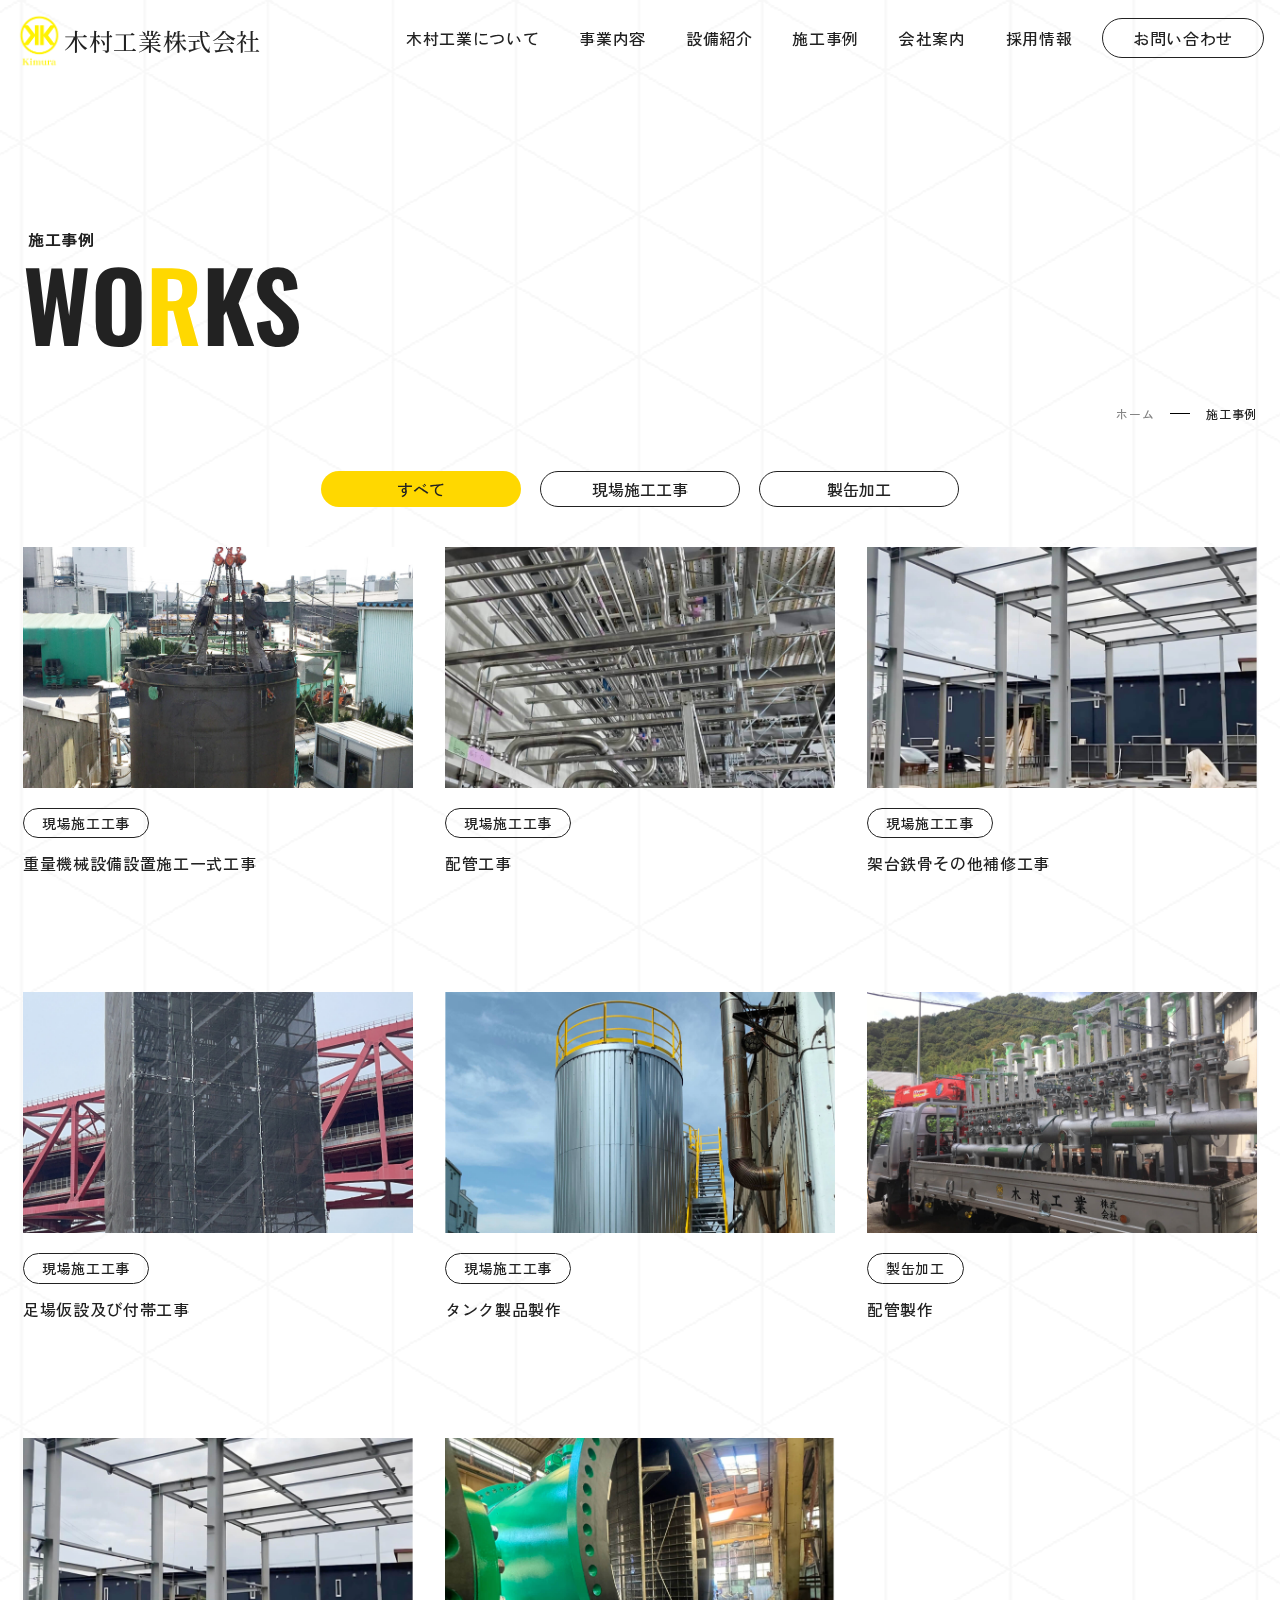
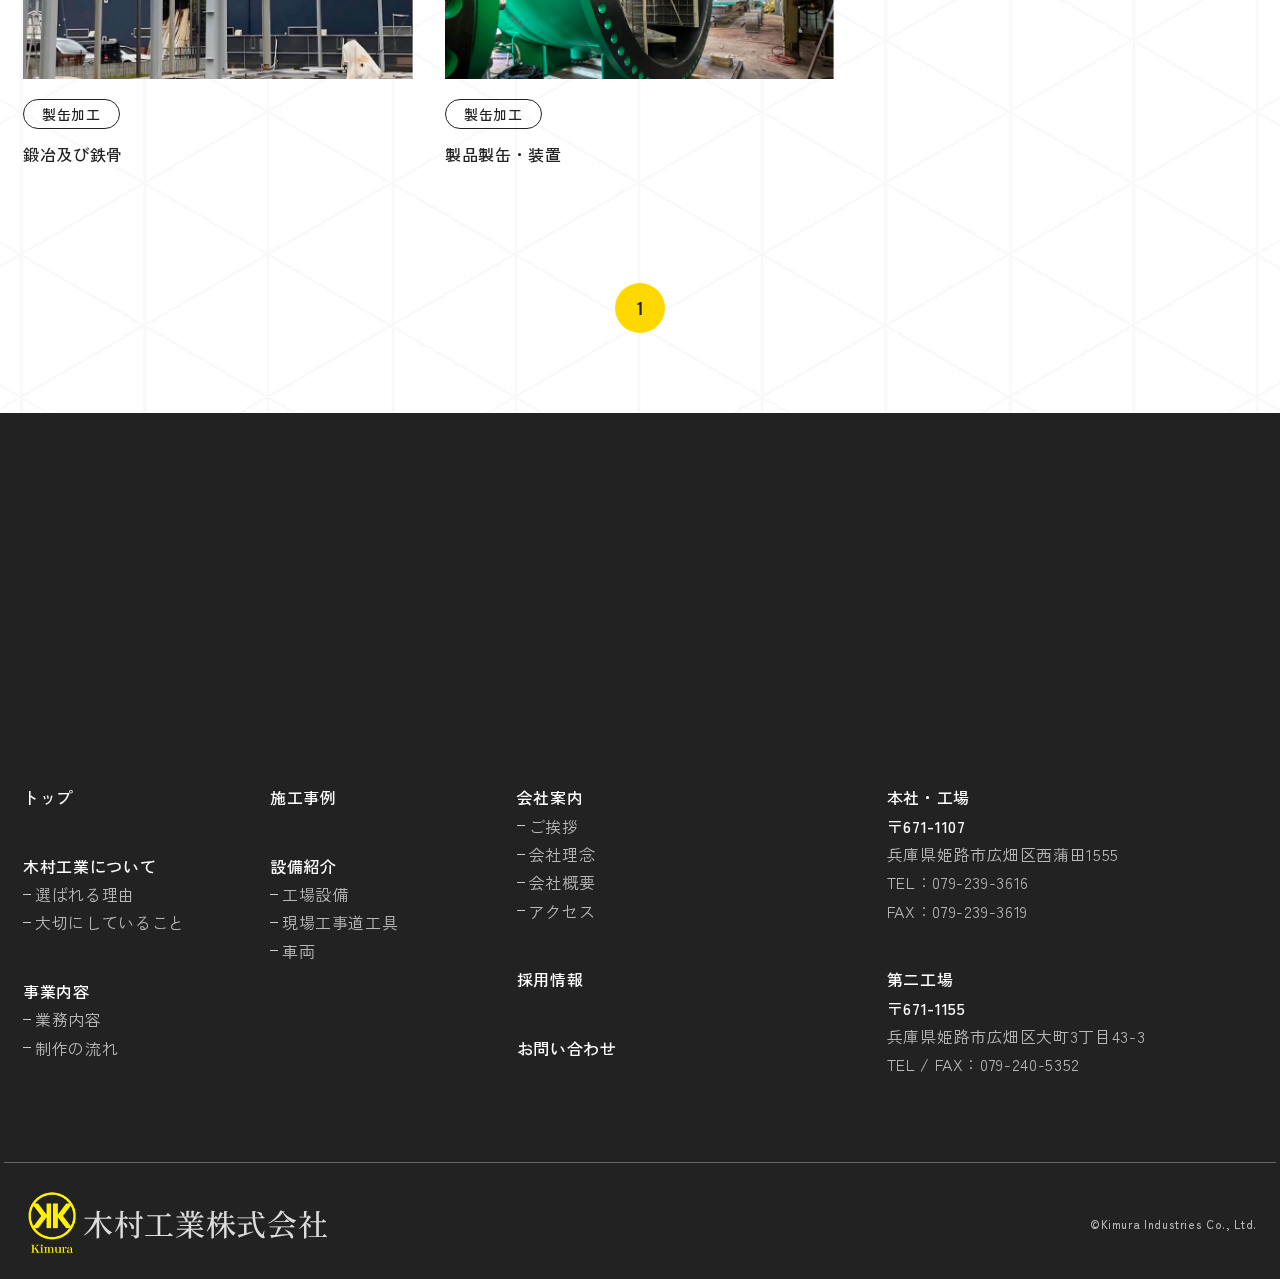
<file: kimurakougyou/works.html>
<!DOCTYPE html>
<html lang="ja">
<head>
    <meta charset="UTF-8">
        <meta name="viewport" content="width=device-width, initial-scale=1.0">
        <title>施工事例｜木村工業株式会社｜兵庫県姫路市のプラント配管・溶接の専門会社</title>
        <meta name="description" content="木村工業株式会社では、ユニット配管制作、機械設備配管制作、大・小口径配管制作、タンク制作、架台制作・据付、鉄骨・鍛冶等の様々なプラント配管のニーズにお応えしています。">

        <!-- destyle.css -->
        <link rel="stylesheet" href="css/destyle.css">

        <!-- Google font -->
        <link rel="preconnect" href="https://fonts.googleapis.com">
        <link rel="preconnect" href="https://fonts.gstatic.com" crossorigin>
        <link href="https://fonts.googleapis.com/css2?family=Noto+Serif+JP:wght@700&family=Oswald:wght@200..700&family=Zen+Kaku+Gothic+Antique:wght@400;500;700&display=swap" rel="stylesheet">

        <!-- AnimateCSS -->
        <link rel="stylesheet" href="https://cdnjs.cloudflare.com/ajax/libs/animate.css/4.1.1/animate.min.css">

        <!-- favicon -->
        <link rel="icon" type="image/png" href="images/favicon/favicon-96x96.png" sizes="96x96">
        <link rel="icon" type="image/svg+xml" href="images/favicon/favicon.svg">
        <link rel="shortcut icon" href="images/favicon/favicon.ico">
        <link rel="apple-touch-icon" sizes="180x180" href="images/favicon/apple-touch-icon.png">
        <meta name="apple-mobile-web-app-title" content="木村工業株式会社">
        <link rel="manifest" href="images/favicon/site.webmanifest">

        <!-- style.css -->
        <link rel="stylesheet" href="css/style.css">

        <!-- swiper -->
        <link rel="stylesheet" href="https://cdn.jsdelivr.net/npm/swiper@11/swiper-bundle.min.css">
        <script src="https://cdn.jsdelivr.net/npm/swiper@11/swiper-bundle.min.js"></script>

        <!-- jQuery -->
        <script src="https://code.jquery.com/jquery-3.7.1.min.js" integrity="sha256-/JqT3SQfawRcv/BIHPThkBvs0OEvtFFmqPF/lYI/Cxo=" crossorigin="anonymous"></script>

        <!-- JavaScript -->
        <script src="js/common.js" defer></script>
        <script src="js/worksLink.js"></script>
</head>

<body id="works">
    <!-- ----------------------------------------- ヘッダー ----------------------------------------- */ -->
    <header>
        <div class="header_wrapper">
            <h1 class="logo_wrapper">
                <a href="top.html"><div class="logo"><img src="images/logo.png" alt=""></div><span class="logo_text">木村工業株式会社</span></a>
            </h1>

            <!-- ドロワーボタン -->
            <button id="drawerButton">
                <span></span>
                <span></span>
                <span></span>
            </button>

            <div id="header_menu">
                <!-- 見えないメニュー -->
                <nav>
                    <ul id="menu">
                        <li class="menu_item"><a class="text_color" href="about.html">木村工業について</a></li>
                        <li class="menu_item"><a class="text_color" href="service.html">事業内容</a></li>
                        <li class="menu_item"><a class="text_color" href="equipment.html">設備紹介</a></li>
                        <li class="menu_item"><a class="text_color" href="works.html">施工事例</a></li>
                        <li class="menu_item"><a class="text_color" href="company.html">会社案内</a></li>
                        <li class="menu_item"><a class="text_color" href="recruit.html">採用情報</a></li>
                        <li class="menu_contact"><a class="text_color" href="contact.html">お問い合わせ</a></li>
                    </ul>
                </nav>
            </div>
        </div>
    </header>

    <main>
        <!-- ----------------------------------------- 下層ページ見出し ----------------------------------------- */ -->
        <section class="under_heading_wrapper">
            <div class="under_heading container animate__animated fadeInLeftSmall">
                <h3 class="text_heading"><p class="heading_top">施工事例</p><p class="heading_bottom">WO<span class="text_deco">R</span>KS</p></h3>
            </div>

            <!-- パンくずリスト -->
            <ul class="breadcrumb container">
                <li><a href="top.html">ホーム</a><span class="boder"></span></li>
                <li>施工事例</li>
            </ul>
        </section>
        
        <!-- ----------------------------------------- 施工事例 ----------------------------------------- */ -->
        <section class="works_list container">
            <!-- ----------------------- タグ ----------------------- -->
            <div class="works_tag_wrapper animate__animated fadeInUpSmall">
                <ul class="p-search">
                    <li class="p-search__item">
                        <button class="c-searchButton is-select" data-category="all">すべて</button>
                    </li>
                    <li class="p-search__item">
                        <button class="c-searchButton" data-category="category1">現場施工工事</button>
                    </li>
                    <li class="p-search__item">
                        <button class="c-searchButton" data-category="category2">製缶加工</button>
                    </li>
                </ul>
            </div>

            <!-- ----------------------- 一覧 ----------------------- -->
            <ul class="p-cards">
                <!-- 重量機械設備設置施工一式工事 -->
                <li class="p-cards__item p-card animate__animated fadeInUpSmall" data-category="category1">
                    <div class="p-card__img">
                        <a href="works_under_juryoukiki.html"><img src="images/works_juryoukiki_01.jpg" alt="重量機械設備設置施工一式工事"></a>
                    </div>
                    <p class="p-card___text">
                        <span class="works_tag">現場施工工事</span>
                        <span class="works_name">重量機械設備設置施工一式工事</span>
                    </p>
                </li>

                <!-- 配管工事 -->
                <li class="p-cards__item p-card animate__animated fadeInUpSmall" data-category="category1">
                    <div class="p-card__img">
                        <a href="works_under_haikankoji.html"><img src="images/works_haikankoji_01.jpg" alt="配管工事"></a>
                    </div>
                    <p class="p-card___text">
                        <span class="works_tag">現場施工工事</span>
                        <span class="works_name">配管工事</span>
                    </p>
                </li>

                <!-- 架台鉄骨その他補修工事 -->
                <li class="p-cards__item p-card animate__animated fadeInUpSmall" data-category="category1">
                    <div class="p-card__img">
                        <a href="works_under_kadaitekkotu.html"><img src="images/works_kadaitekkotu_01.jpg" alt="架台鉄骨その他補修工事"></a>
                    </div>
                    <p class="p-card___text">
                        <span class="works_tag">現場施工工事</span>
                        <span class="works_name">架台鉄骨その他補修工事</span>
                    </p>
                </li>

                <!-- 足場仮設及び付帯工事 -->
                <li class="p-cards__item p-card animate__animated fadeInUpSmall" data-category="category1">
                    <div class="p-card__img">
                        <a href="works_under_asiba.html"><img src="images/works_asiba_01.jpg" alt="足場仮設及び付帯工事"></a>
                    </div>
                    <p class="p-card___text">
                        <span class="works_tag">現場施工工事</span>
                        <span class="works_name">足場仮設及び付帯工事</span>
                    </p>
                </li>

                <!-- タンク製品製作 -->
                <li class="p-cards__item p-card animate__animated fadeInUpSmall" data-category="category1">
                    <div class="p-card__img">
                        <a href="works_under_tank.html"><img src="images/works_tank_01.jpg" alt="タンク製品製作"></a>
                    </div>
                    <p class="p-card___text">
                        <span class="works_tag">現場施工工事</span>
                        <span class="works_name">タンク製品製作</span>
                    </p>
                </li>

                <!-- 配管製作 -->
                <li class="p-cards__item p-card animate__animated fadeInUpSmall" data-category="category2">
                    <div class="p-card__img">
                        <a href="works_under_haikanseisaku.html"><img src="images/works_haikan_seisaku_01.jpg" alt="配管製作"></a>
                    </div>
                    <p class="p-card___text">
                        <span class="works_tag">製缶加工</span>
                        <span class="works_name">配管製作</span>
                    </p>
                </li>

                <!-- 鍛冶及び鉄骨 -->
                <li class="p-cards__item p-card animate__animated fadeInUpSmall" data-category="category2">
                    <div class="p-card__img">
                        <a href="works_under_kaji.html"><img src="images/works_kaji_01.jpg" alt="鍛冶及び鉄骨"></a>
                    </div>
                    <p class="p-card___text">
                        <span class="works_tag">製缶加工</span>
                        <span class="works_name">鍛冶及び鉄骨</span>
                    </p>
                </li>

                <!-- 製品製缶・装置 -->
                <li class="p-cards__item p-card animate__animated fadeInUpSmall" data-category="category2">
                    <div class="p-card__img">
                        <a href="works_under_seihin.html"><img src="images/works_seihin_01.jpg" alt="製品製缶・装置"></a>
                    </div>
                    <p class="p-card___text">
                        <span class="works_tag">製缶加工</span>
                        <span class="works_name">製品製缶・装置</span>
                    </p>
                </li>
            </ul>

            <ul class="works_page">
                <li class="works_page_number"><a href="works.html"></a></li>
            </ul>
        </section>
    </main>

    <!-- ----------------------------------------- フッター ----------------------------------------- */ -->
    <footer id="footer">
        <div class="container delay target animate__animated">
            <ul class="contact_link">
                <li class="contact_item">
                    <a href="contact.html">
                        <span class="contact_item_text">CONTACT US</span>
                        <span class="arrow_right"></span>
                    </a>
                </li>
            </ul>
        </div>
        <div class="footer_wrapper container">
            <div class="menu_wrapper">
                <!-- 左 -->
                <div class="menu_container">
                    <div class="menu_item">
                        <p class="text_heading"><a href="top.html">トップ</a></p>
                    </div>
                    <div class="menu_item">
                        <p class="text_heading"><a href="about.html">木村工業について</a></p>
                        <p class="text_bottom"><a href="about.html#about_choose">選ばれる理由</a></p>
                        <p class="text_bottom"><a href="about.html#valuable">大切にしていること</a></p>
                    </div>
                    <div class="menu_item">
                        <p class="text_heading"><a href="service.html">事業内容</a></p>
                        <p class="text_bottom"><a href="service.html">業務内容</a></p>
                        <p class="text_bottom"><a href="service.html#flow">制作の流れ</a></p>
                    </div>
                </div>
                <!-- 真ん中 -->
                <div class="menu_container">
                    <div class="menu_item">
                        <p class="text_heading"><a href="works.html">施工事例</a></p>
                    </div>
                    <div class="menu_item">
                        <p class="text_heading"><a href="equipment.html">設備紹介</a></p>
                        <p class="text_bottom"><a href="equipment.html#factory">工場設備</a></p>
                        <p class="text_bottom"><a href="equipment.html#tools">現場工事道工具</a></p>
                        <p class="text_bottom"><a href="equipment.html#Vehicle">車両</a></p>
                    </div>
                </div>
                <!-- 右 -->
                <div class="menu_container">
                    <div class="menu_item">
                        <p class="text_heading"><a href="company.html">会社案内</a></p>
                        <p class="text_bottom"><a href="company.html#company_greeting">ご挨拶</a></p>
                        <p class="text_bottom"><a href="company.html#company_philosophy">会社理念</a></p>
                        <p class="text_bottom"><a href="company.html#company_outlune">会社概要</a></p>
                        <p class="text_bottom"><a href="company.html#company_access">アクセス</a></p>
                    </div>
                    <div class="menu_item">
                        <p class="text_heading"><a href="recruit.html">採用情報</a></p>
                    </div>
                    <div class="menu_item">
                        <p class="text_heading"><a href="contact.html">お問い合わせ</a></p>
                    </div>
                </div>
            </div>

            <div class="acces_wrapper">
                <div class="acces_container">
                    <div class="acces_item">
                        <p class="text_heading">本社・工場</p>
                        <p class="text_heading">〒671-1107</p>
                        <p class="text_bottom">兵庫県姫路市広畑区西蒲田1555</p>
                        <p class="text_bottom">TEL：079-239-3616</p>
                        <p class="text_bottom">FAX：079-239-3619</p>
                    </div>

                    <div class="acces_item">
                        <p class="text_heading">第二工場</p>
                        <p class="text_heading">〒671-1155</p>
                        <p class="text_bottom">兵庫県姫路市広畑区大町3丁目43-3</p>
                        <p class="text_bottom">TEL / FAX：079-240-5352</p>
                    </div>
                </div>
            </div>
        </div>

        <div class="copy container">
            <div class="fotter_logo">
                <a href="index.html"><div class="logo"><img src="images/logo.png" alt="木村工業株式会社"></div><span class="logo_text">木村工業株式会社</span></a>
            </div>
            <p><small>&copy;Kimura Industries Co., Ltd.</small></p>
        </div>
    </footer>
</body>
</html>
</file>
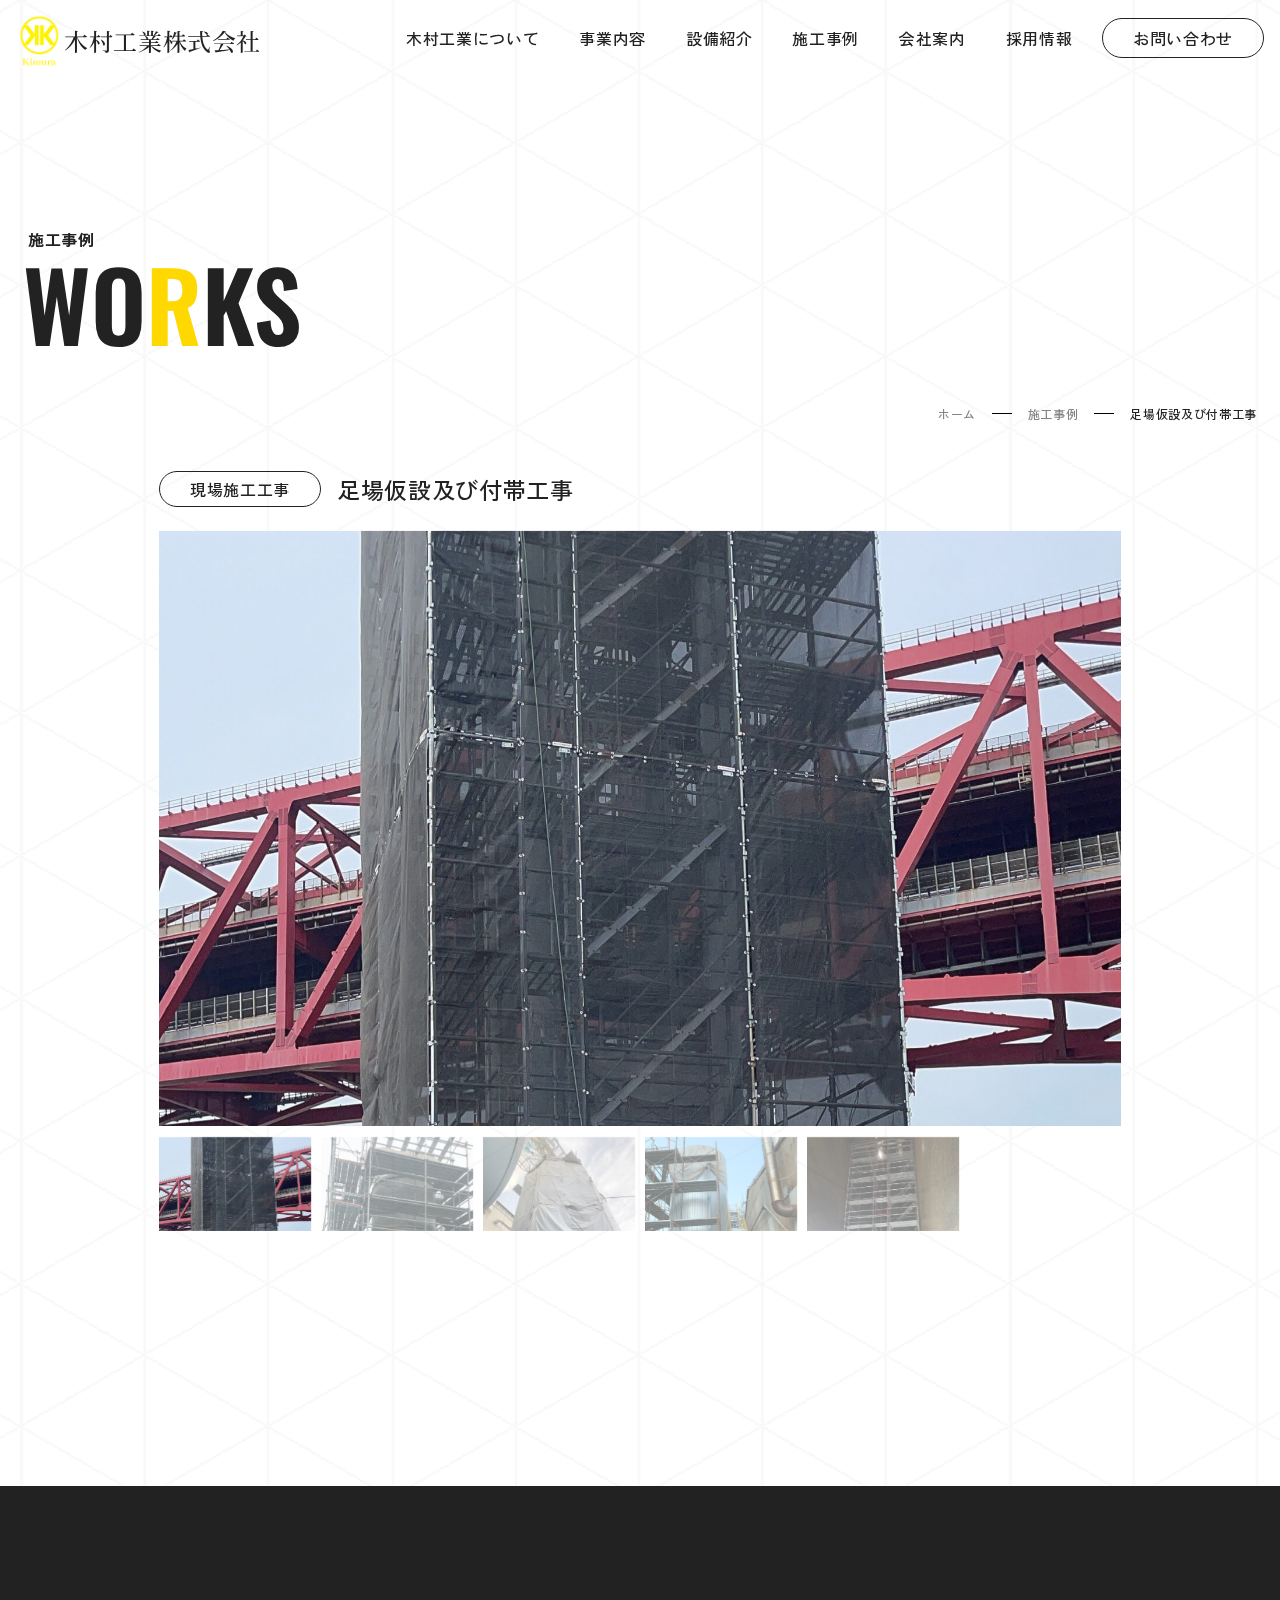
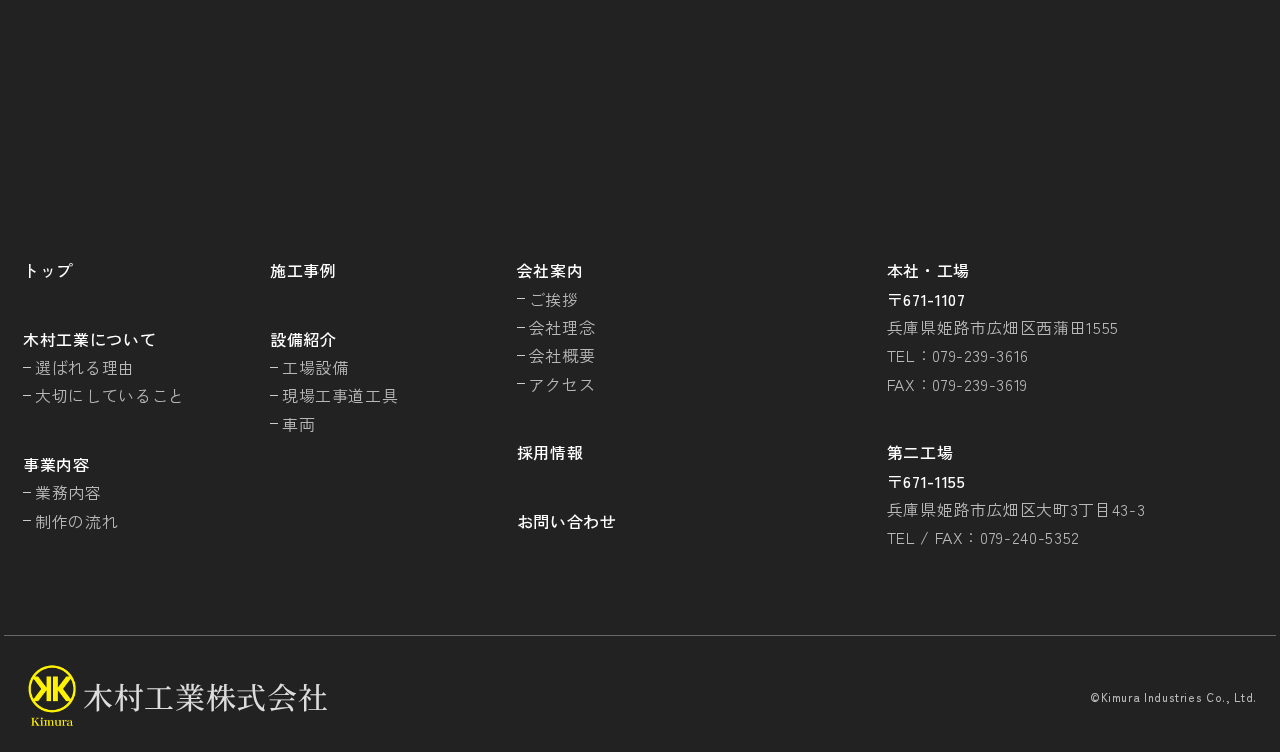
<file: kimurakougyou/works_under_asiba.html>
<!DOCTYPE html>
<html lang="ja">
<head>
    <meta charset="UTF-8">
        <meta name="viewport" content="width=device-width, initial-scale=1.0">
        <title>足場仮設及び付帯工事｜木村工業株式会社｜兵庫県姫路市のプラント配管・溶接の専門会社</title>
        <meta name="description" content="木村工業株式会社では、ユニット配管制作、機械設備配管制作、大・小口径配管制作、タンク制作、架台制作・据付、鉄骨・鍛冶等の様々なプラント配管のニーズにお応えしています。">

        <!-- destyle.css -->
        <link rel="stylesheet" href="css/destyle.css">

        <!-- Google font -->
        <link rel="preconnect" href="https://fonts.googleapis.com">
        <link rel="preconnect" href="https://fonts.gstatic.com" crossorigin>
        <link href="https://fonts.googleapis.com/css2?family=Noto+Serif+JP:wght@700&family=Oswald:wght@200..700&family=Zen+Kaku+Gothic+Antique:wght@400;500;700&display=swap" rel="stylesheet">

        <!-- AnimateCSS -->
        <link rel="stylesheet" href="https://cdnjs.cloudflare.com/ajax/libs/animate.css/4.1.1/animate.min.css">

        <!-- favicon -->
        <link rel="icon" type="image/png" href="images/favicon/favicon-96x96.png" sizes="96x96">
        <link rel="icon" type="image/svg+xml" href="images/favicon/favicon.svg">
        <link rel="shortcut icon" href="images/favicon/favicon.ico">
        <link rel="apple-touch-icon" sizes="180x180" href="images/favicon/apple-touch-icon.png">
        <meta name="apple-mobile-web-app-title" content="木村工業株式会社">
        <link rel="manifest" href="images/favicon/site.webmanifest">

        <!-- style.css -->
        <link rel="stylesheet" href="css/style.css">

        <!-- swiper -->
        <link rel="stylesheet" href="https://cdn.jsdelivr.net/npm/swiper@11/swiper-bundle.min.css">
        <script src="https://cdn.jsdelivr.net/npm/swiper@11/swiper-bundle.min.js"></script>

        <!-- jQuery -->
        <script src="https://code.jquery.com/jquery-3.7.1.min.js" integrity="sha256-/JqT3SQfawRcv/BIHPThkBvs0OEvtFFmqPF/lYI/Cxo=" crossorigin="anonymous"></script>

        <!-- JavaScript -->
        <script src="js/common.js" defer></script>
        <script src="js/worksThumbnail.js"></script>
</head>

<body class="works_under">
    <!-- ----------------------------------------- ヘッダー ----------------------------------------- */ -->
    <header>
        <div class="header_wrapper">
            <h1 class="logo_wrapper">
                <a href="top.html"><div class="logo"><img src="images/logo.png" alt=""></div><span class="logo_text">木村工業株式会社</span></a>
            </h1>

            <!-- ドロワーボタン -->
            <button id="drawerButton">
                <span></span>
                <span></span>
                <span></span>
            </button>

            <div id="header_menu">
                <!-- 見えないメニュー -->
                <nav>
                    <ul id="menu">
                        <li class="menu_item"><a class="text_color" href="about.html">木村工業について</a></li>
                        <li class="menu_item"><a class="text_color" href="service.html">事業内容</a></li>
                        <li class="menu_item"><a class="text_color" href="equipment.html">設備紹介</a></li>
                        <li class="menu_item"><a class="text_color" href="works.html">施工事例</a></li>
                        <li class="menu_item"><a class="text_color" href="company.html">会社案内</a></li>
                        <li class="menu_item"><a class="text_color" href="recruit.html">採用情報</a></li>
                        <li class="menu_contact"><a class="text_color" href="contact.html">お問い合わせ</a></li>
                    </ul>
                </nav>
            </div>
        </div>
    </header>

    <main>
        <!-- ----------------------------------------- 下層ページ見出し ----------------------------------------- */ -->
        <section class="under_heading_wrapper">
            <div class="under_heading container animate__animated fadeInLeftSmall">
                <h3 class="text_heading"><p class="heading_top">施工事例</p><p class="heading_bottom">WO<span class="text_deco">R</span>KS</p></h3>
            </div>

            <!-- パンくずリスト -->
            <ul class="breadcrumb container">
                <li><a href="top.html">ホーム</a><span class="boder"></span></li>
                <li><a href="works.html">施工事例</a><span class="boder"></span></li>
                <li>足場仮設及び付帯工事</li>
            </ul>
        </section>
        
        <!-- ----------------------------------------- 施工実績詳細 ----------------------------------------- */ -->
        <section class="works_under_contents">
            <p class="works_title animate__animated fadeInUpSmall">
                <span class="works_title_tag">現場施工工事</span>
                <span class="works_title_name">足場仮設及び付帯工事</span>
            </p>

            <!-- メインのスライダー -->
            <div class="works_under_slider animate__animated fadeInUpSmall">
                <div class="swiper-container slider ">
                    <div class="swiper-wrapper">
                        <div class="swiper-slide">
                            <img src="images/works_asiba_01.jpg" alt="">
                        </div>
                        <div class="swiper-slide">
                            <img src="images/works_asiba_02.jpg" alt="">
                        </div>
                        <div class="swiper-slide">
                            <img src="images/works_asiba_03.jpg" alt="">
                        </div>
                        <div class="swiper-slide">
                            <img src="images/works_asiba_04.jpg" alt="">
                        </div>
                        <div class="swiper-slide">
                            <img src="images/works_asiba_05.jpg" alt="">
                        </div>
                    </div>
                </div>
    
                <!-- サムネイルのスライダー -->
                <div class="swiper-container thumbnail">
                    <div class="swiper-wrapper">
                        <div class="swiper-slide">
                            <img src="images/works_asiba_01.jpg" alt="">
                        </div>
                        <div class="swiper-slide">
                            <img src="images/works_asiba_02.jpg" alt="">
                        </div>
                        <div class="swiper-slide">
                            <img src="images/works_asiba_03.jpg" alt="">
                        </div>
                        <div class="swiper-slide">
                            <img src="images/works_asiba_04.jpg" alt="">
                        </div>
                        <div class="swiper-slide">
                            <img src="images/works_asiba_05.jpg" alt="">
                        </div>
                    </div>
                </div>
            </div>

            <!-- ボタン -->
            <a class="button targets animate__animated" href="works.html">
                一覧に戻る
                    <div class="arrow">
                    <span class="arrow_item_01"></span>
                    <span class="arrow_item_02"></span>
                </div>
            </a>
        </section>
    </main>

    <!-- ----------------------------------------- フッター ----------------------------------------- */ -->
    <footer id="footer">
        <div class="container delay target animate__animated">
            <ul class="contact_link">
                <li class="contact_item">
                    <a href="contact.html">
                        <span class="contact_item_text">CONTACT US</span>
                        <span class="arrow_right"></span>
                    </a>
                </li>
            </ul>
        </div>
        <div class="footer_wrapper container">
            <div class="menu_wrapper">
                <!-- 左 -->
                <div class="menu_container">
                    <div class="menu_item">
                        <p class="text_heading"><a href="top.html">トップ</a></p>
                    </div>
                    <div class="menu_item">
                        <p class="text_heading"><a href="about.html">木村工業について</a></p>
                        <p class="text_bottom"><a href="about.html#about_choose">選ばれる理由</a></p>
                        <p class="text_bottom"><a href="about.html#valuable">大切にしていること</a></p>
                    </div>
                    <div class="menu_item">
                        <p class="text_heading"><a href="service.html">事業内容</a></p>
                        <p class="text_bottom"><a href="service.html">業務内容</a></p>
                        <p class="text_bottom"><a href="service.html#flow">制作の流れ</a></p>
                    </div>
                </div>
                <!-- 真ん中 -->
                <div class="menu_container">
                    <div class="menu_item">
                        <p class="text_heading"><a href="works.html">施工事例</a></p>
                    </div>
                    <div class="menu_item">
                        <p class="text_heading"><a href="equipment.html">設備紹介</a></p>
                        <p class="text_bottom"><a href="equipment.html#factory">工場設備</a></p>
                        <p class="text_bottom"><a href="equipment.html#tools">現場工事道工具</a></p>
                        <p class="text_bottom"><a href="equipment.html#Vehicle">車両</a></p>
                    </div>
                </div>
                <!-- 右 -->
                <div class="menu_container">
                    <div class="menu_item">
                        <p class="text_heading"><a href="company.html">会社案内</a></p>
                        <p class="text_bottom"><a href="company.html#company_greeting">ご挨拶</a></p>
                        <p class="text_bottom"><a href="company.html#company_philosophy">会社理念</a></p>
                        <p class="text_bottom"><a href="company.html#company_outlune">会社概要</a></p>
                        <p class="text_bottom"><a href="company.html#company_access">アクセス</a></p>
                    </div>
                    <div class="menu_item">
                        <p class="text_heading"><a href="recruit.html">採用情報</a></p>
                    </div>
                    <div class="menu_item">
                        <p class="text_heading"><a href="contact.html">お問い合わせ</a></p>
                    </div>
                </div>
            </div>

            <div class="acces_wrapper">
                <div class="acces_container">
                    <div class="acces_item">
                        <p class="text_heading">本社・工場</p>
                        <p class="text_heading">〒671-1107</p>
                        <p class="text_bottom">兵庫県姫路市広畑区西蒲田1555</p>
                        <p class="text_bottom">TEL：079-239-3616</p>
                        <p class="text_bottom">FAX：079-239-3619</p>
                    </div>

                    <div class="acces_item">
                        <p class="text_heading">第二工場</p>
                        <p class="text_heading">〒671-1155</p>
                        <p class="text_bottom">兵庫県姫路市広畑区大町3丁目43-3</p>
                        <p class="text_bottom">TEL / FAX：079-240-5352</p>
                    </div>
                </div>
            </div>
        </div>

        <div class="copy container">
            <div class="fotter_logo">
                <a href="index.html"><div class="logo"><img src="images/logo.png" alt="木村工業株式会社"></div><span class="logo_text">木村工業株式会社</span></a>
            </div>
            <p><small>&copy;Kimura Industries Co., Ltd.</small></p>
        </div>
    </footer>
</body>
</html>
</file>
<file: curcuma/css/style.css>
/* ////////////////////////// 読み込みCSSファイル ////////////////////////// */

/* 共通 css */
@import url(basic.css);

/* ローディング画面 css */
@import url(loading.css);

/* ハートクリック css */
@import url(heart.css);

/* ////////////////////////////////////////////////////////////////////// */

/* トップに戻るボタン */
.topButton {
    display: block;
    width: 30px;
    color: #333333;
    border-top: 2px solid #333333;
    position: fixed;
    right: 30px;
    bottom: 30px;
    opacity: 0;
    transition: all 0.3s linear;
    z-index: 10000;
}

.topButton:before {
    display: none;
}

.topButton:after {
    content: "↑";
    display: block;
    text-align: center;
    padding-top: 10px;
    font-size: 25px;
}

.topButton.active {
    opacity: 1;
}

/* *******************************  ヘッダー ******************************* */
header .logo {
    width: 200px;
    margin-inline: auto;
    margin-top: 10px;
}

#header_top {
    margin: 40px auto 20px;
}

/* ドロワーボタン */
#drawerButton {
    display: none;
}

/*  メニュー */
#menu {
    display: flex;
    justify-content: space-between;
    align-items: center;
    font-size: 14px;
}

#menu li:nth-child(3) {
    padding-left: 3rem;
}

#header_top nav #menu li a {
    padding-bottom: 5px;
    display: block;
    text-align: center;
    position: relative;
}

#header_top nav #menu li a::after {
    position: absolute;
    bottom: 0;
    left: 0;
    content: "";
    width: 100%;
    height: 0.5px;
    background: #333333;
    transform: scale(0, 1);
    transform-origin: center top;
    transition: transform 0.3s;
}

#header_top nav #menu li a:hover::after {
    transform: scale(1, 1);
}

/* *********************************************************************** */

/* *******************************  メイン ******************************** */
/* ::::::::::::: メインビジュアル ::::::::::::: */
#mv {
    display: flex;
    justify-content: space-between;
    align-items: center;
    position: relative;
}

#mv_text {
    width: 40%;
    position: absolute;
}

#mv_text h2 {
    width: 90%;
}

#mv_text p {
    padding-left: 1rem;
}

#mv #mv_img {
    width: 78%;
    margin-left: auto;
}

/* スクロール */
.scroll_area {
    height: 90px;
    margin-top: 40px;
}

.scroll {
    position: absolute;
    left: 50%;
    transform: translateX(-50%);
}

/* 線 */
.scroll::before {
    animation: scroll 2s infinite;
    background-color: #5f5f5f;
    bottom: -70px;
    content: "";
    height: 60px;
    left: 0;
    margin: auto;
    position: absolute;
    right: 0;
    width: 1px;
}
/* 線のアニメーション */
@keyframes scroll {
    0% {
        transform: scale(1, 0);
        transform-origin: 0 0;
    }
    50% {
        transform: scale(1, 1);
        transform-origin: 0 0;
    }
    51% {
        transform: scale(1, 1);
        transform-origin: 0 100%;
    }
    100% {
        transform: scale(1, 0);
        transform-origin: 0 100%;
    }
}

/* :::::::::::::::: コンセプト :::::::::::::::: */

#CONCEPT {
    margin-top: 140px;
    text-align: center;
}

#CONCEPT h2 {
    margin-bottom: 100px;
    position: relative;
}

#CONCEPT h2::before {
    font-size: 6rem;
    content: "CONCEPT";
    position: absolute;
    width: 100%;
    bottom: -40px;
    left: 0;
    right: 0;
    z-index: -1;
    color: #efefef;
    opacity: 0.5;
}

#CONCEPT_text p:nth-child(3) {
    margin-top: 40px;
}

#CONCEPT_text p:nth-child(3),
#CONCEPT_text p:nth-child(4) {
    margin-bottom: 40px;
}

/* :::::::::: コレクション(ランキング) ::::::::: */
#COLLECTION {
    margin-top: 250px;
    position: relative;
}

#COLLECTION h2::before {
    font-size: 4rem;
    content: "COLLECTION";
    position: absolute;
    width: 100%;
    top: -25px;
    left: 0;
    right: 0;
    z-index: -1;
    opacity: 5%;
}

.ranking > h3 {
    margin-top: 2.5rem;
}

.ranking > h3,
.lineUp > h3 {
    margin-bottom: 0.5rem;
    text-align: center;
}

#ranking_box {
    display: flex;
    justify-content: space-between;
}

#ranking_box p {
    line-height: 1.5rem;
}

#ranking_inner {
    flex-basis: 32%;
}

.ranking_img_01,
.ranking_img_02,
.ranking_img_03 {
    margin-bottom: 1rem;
    position: relative;
}

/*  ランキングタグ  */
.ranking_tag::before {
    content: "";
    position: absolute;
    top: 0;
    left: 0;
    border-bottom: 80px solid transparent;
    border-left: 80px solid #333333;
}

.ranking_img_01::after {
    content: "No.1";
    position: absolute;
    top: 6%;
    left: 3%;
    color: #fdfdfd;
    transform: rotate(-45deg);
}

.ranking_img_02::after {
    content: "No.2";
    position: absolute;
    top: 6%;
    left: 3%;
    color: #fdfdfd;
    transform: rotate(-45deg);
}

.ranking_img_03::after {
    content: "No.3";
    position: absolute;
    top: 6%;
    left: 3%;
    color: #fdfdfd;
    transform: rotate(-45deg);
}

#ranking_inner p {
    text-align: center;
}

/*  VIEW MOREボタン  */
.button_line004 a {
    position: relative;
    display: flex;
    justify-content: space-around;
    align-items: center;
    margin-inline: auto;
    margin-top: 30px;
    max-width: 120px;
    transition: 0.3s ease-in-out;
    font-size: 12px;
    padding-block: 0.5rem;
}
.button_line004 a:before,
.button_line004 a:after {
    content: "";
    width: 16px;
    height: 16px;
    border-color: #333333;
    box-sizing: border-box;
    border-style: solid;
    display: block;
    position: absolute;
    transition: all 0.3s ease-in-out;
}
.button_line004 a:before {
    top: -6px;
    left: -6px;
    border-width: 1px 0 0 1px;
    z-index: 5;
}
.button_line004 a:after {
    bottom: -6px;
    right: -6px;
    border-width: 0 1px 1px 0;
}
.button_line004 a:hover:before,
.button_line004 a:hover:after {
    width: calc(100% + 12px);
    height: calc(100% + 12px);
    border-color: #333333;
}
.button_line004 a:hover {
    color: #fff;
    background-color: #333333;
    border-color: #333333;
}

/* :::::::::: コレクション(ラインナップ) ::::::: */
.lineUp {
    margin-block: 100px;
}

/* swiper スライダー */
.swiper {
    width: 100%;
    height: 300px;
}

.swiper-slide {
    padding-inline: 0.5rem;
}

.swiper-slide p {
    line-height: 1.5rem;
    text-align: center;
}

.swiper-slide img {
    margin-bottom: 1rem;
}

.swiper-container {
    position: relative;
    overflow: hidden;
}

.swiper-container02 {
    display: none;
}

/* 矢印 */
.swiper-container .swiper-button-next,
.swiper-container .swiper-button-prev {
    background-color: #333333;
    opacity: 80%;
    border-radius: 50%;
    width: 50px;
    height: 50px;
    position: absolute;
    top: 42%;
}
.swiper-container .swiper-button-next::after,
.swiper-container .swiper-button-prev::after {
    font-family: "Font Awesome 5 Free";
    font-weight: 900;
    color: #fdfdfd;
    font-size: 1.5rem;
}

.swiper-container .swiper-button-next::after {
    content: "\f054"; /* FontAwesomeの右矢印 */
}

.swiper-container .swiper-button-prev::after {
    content: "\f053"; /* FontAwesomeの左矢印 */
}

/* :::::::::::::::: ショップ :::::::::::::::: */
#SHOP {
    margin-top: 200px;
    position: relative;
}

#SHOP h2::before {
    font-size: 4rem;
    content: "SHOP";
    position: absolute;
    width: 100%;
    left: 0;
    right: 0;
    top: -22px;
    z-index: -1;
    opacity: 5%;
}

.minne .minne_logo {
    width: 30%;
    margin: 40px auto 10px;
}

.minne .minne_pc {
    max-width: 44%;
    margin-inline: auto;
}

.minne p {
    text-align: center;
    font-size: 13px;
    margin-top: 10px;
}

/* クリックしてないリンク */
.minne p a:link {
    color: #1a0dab;
}
/* クリック済みリンク */
.minne p a:visited {
    color: #660099;
}

.SHOP_text {
    text-align: center;
    margin-top: 20px;
}

.SHOP_icon {
    display: flex;
    align-items: center;
    justify-content: center;
    gap: 40px;
}

.SHOP_icon a {
    display: block;
    flex-basis: 36px;
    display: flex;
    align-items: center;
    flex-direction: column;
    margin-top: 20px;
}

.SHOP_icon a span {
    font-size: 11px;
    margin-top: 5px;
}

/* :::::::::::::::: 配送方法 :::::::::::::::: */
#delivery {
    margin: 100px auto 20px;
    position: relative;
}

#delivery h3 {
    font-size: 22px;
}

.delivery_text {
    margin-top: 40px;
    line-height: normal;
    text-align: center;
    position: relative;
}

.delivery_text p:nth-child(1) {
    margin-bottom: 10px;
}

.delivery_text p:nth-child(3) {
    font-size: 12px;
    margin-top: 2px;
}

/* ポスト */
.delivery_text::before {
    content: "";
    display: inline-block;
    width: 90px;
    height: 90px;
    background-image: url(../images/post.svg);
    background-size: contain;
    background-repeat: no-repeat;
    position: absolute;
    left: 0;
    bottom: -32px;
}

/* 家 */
.delivery_text::after {
    content: "";
    display: inline-block;
    width: 90px;
    height: 90px;
    background-image: url(../images/house.svg);
    background-size: contain;
    background-repeat: no-repeat;
    position: absolute;
    right: 0;
    bottom: -37.5px;
}
/* *********************************************************************** */

/* *******************************  フッター ******************************* */

footer {
    border-top: 2px solid #333333;
    position: relative;
}

.footer_box {
    display: flex;
    justify-content: space-between;
    align-items: center;
    padding-block: 40px;
}

.footer_box .logo {
    flex-basis: 20%;
}

.footer_box #menu {
    flex-basis: 80%;
}

.footer_box #menu li {
    margin-left: 50px;
}

.footer_box #menu li:nth-child(3) {
    padding-left: 0;
}

footer p {
    text-align: center;
    padding-bottom: 10px;
}

/* *********************************************************************** */

/* **************************** メディアクエリ ******************************/
/* ///////////////////// max-width: 768px ///////////////////// */
@media screen and (max-width: 768px) {
    /* 矢印 */
    .swiper-container .swiper-button-next,
    .swiper-container .swiper-button-prev {
        width: 35px;
        height: 35px;
        top: 40%;
    }
    .swiper-container .swiper-button-next::after,
    .swiper-container .swiper-button-prev::after {
        font-family: "Font Awesome 5 Free";
        font-weight: 600;
        color: #fdfdfd;
        font-size: 1.2rem;
    }
}
/* ///////////////////////////////////////////////////////////// */
/* ///////////////////// max-width: 650px ///////////////////// */
@media screen and (max-width: 650px) {
    .topButton {
        right: 20px;
        bottom: 20px;
    }

    #header_top {
        margin: 0;
    }
    /* :::::: ドロワーメニュー :::::: */
    header #drawerButton {
        position: fixed;
        top: 6px;
        right: 10px;
        width: 40px;
        height: 40px;
        display: block;
        z-index: 1000000;
    }

    #drawerButton span {
        width: 60%;
        height: 2px;
        display: block;
        background-color: #333333;
        position: absolute;
        left: 20%;
        transition: all 0.3s linear;
    }

    #drawerButton span:nth-child(1) {
        top: 10px;
    }

    #drawerButton span:nth-child(2) {
        top: 19px;
    }

    #drawerButton span:nth-child(3) {
        bottom: 10px;
    }

    #drawerButton.close span:nth-child(1) {
        transform: rotate(-45deg);
        top: 18px;
    }

    #drawerButton.close span:nth-child(2) {
        transform: scale(0);
    }

    #drawerButton.close span:nth-child(3) {
        transform: rotate(45deg);
        top: 18px;
    }
    /* ::::::::::::::::::::::::::: */
    /* :::::: 見えないメニュー :::::: */
    header #header_top #menu {
        background-color: #fdfdfd;
        display: block;
        position: fixed;
        height: 100%;
        width: 80%;
        right: -100vw;
        top: 0;
        transition: all 0.3s linear;
        z-index: 20000;
    }

    header #header_top #menu li a {
        margin-top: 150px;
    }

    #header_top nav #menu li a::after {
        width: 28%;
        left: 36%;
    }

    header #header_top #menu.open {
        right: 0;
    }

    #menu li:nth-child(3) {
        padding-left: 0;
    }
}
/* ::::::::::::::::::::::::::: */
#mv {
    margin-top: 0.5rem;
}

#CONCEPT h2::before {
    font-size: 4rem;
    bottom: -25px;
}

#COLLECTION h2::before,
#SHOP h2::before {
    font-size: 3rem;
    top: -16px;
}

#ranking_box p,
.swiper-slide p {
    line-height: 1.2rem;
}

.heart {
    width: 20px;
    height: 20px;
    margin-top: 10px;
}

.heart.redHeart {
    width: 20px;
    height: 20px;
}

/* //////////////////////////////////////////////////////////// */
/* ///////////////////// max-width: 500px ///////////////////// */
@media screen and (max-width: 500px) {
    header .logo,
    footer .logo {
        width: 150px;
    }

    header .logo {
        margin-left: 1rem;
    }

    #mv {
        display: block;
        padding-inline: 0;
    }

    #mv #mv_text {
        width: 100%;
        top: 90px;
        left: 50%;
        transform: translate(-50%, -50%);
        text-align: center;
    }

    #mv_text h2 {
        display: none;
    }

    #mv_text p {
        line-height: 1.6rem;
    }

    #mv #mv_img img {
        display: none;
        height: 100vh;
        width: 100%;
    }

    #mv #mv_img {
        background-image: url(../images/mv_mobile.png);
        background-repeat: no-repeat;
        background-position: center center;
        width: 100%;
        height: 80vh;
        background-size: cover;
    }

    .scroll_area {
        margin-top: 20px;
    }

    #CONCEPT h2 {
        margin-bottom: 60px;
    }

    #CONCEPT_text p {
        line-height: 1.2rem;
    }

    #CONCEPT_text p:nth-child(3) {
        margin-top: 20px;
    }

    #CONCEPT_text p:nth-child(3),
    #CONCEPT_text p:nth-child(4) {
        margin-bottom: 20px;
    }

    #COLLECTION {
        margin-top: 200px;
    }

    #ranking_box {
        display: block;
        max-width: 80%;
        margin-inline: auto;
    }

    #ranking_inner {
        margin-bottom: 20px;
    }

    .ranking_tag::before {
        border-bottom: 80px solid transparent;
        border-left: 80px solid #333333;
    }

    .ranking_img_01::after,
    .ranking_img_02::after,
    .ranking_img_03::after {
        top: 16px;
        left: 8px;
        font-size: 16px;
    }

    .heart,
    .heart.redHeart {
        margin-top: 5px;
    }

    .ranking .button_line004 a {
        margin-top: 10px;
    }

    .swiper-container02 {
        position: relative;
        overflow: hidden;
    }

    .swiper-container02 {
        margin-top: 90px;
        backface-visibility: hidden;
        -webkit-backface-visibility: hidden;
    }

    .lineUp .button_line004 a {
        margin-top: 20px;
    }

    .button_line004 a {
        max-width: 90px;
        font-size: 10px;
    }

    #delivery {
        margin-bottom: 60px;
    }

    .minne .minne_logo {
        width: 40%;
    }

    .minne .minne_pc {
        max-width: 54%;
    }

    .minne p {
        font-size: 12px;
    }

    .footer_box {
        display: block;
    }

    footer .logo {
        width: 150px;
        margin-inline: auto;
    }

    footer nav {
        display: none;
    }

    /* ポスト */
    .delivery_text::before {
        width: 60px;
        height: 60px;
        bottom: -66px;
        left: -10px;
    }

    /* 家 */
    .delivery_text::after {
        width: 60px;
        height: 60px;
        bottom: -72px;
        right: -10px;
    }
}
/* //////////////////////////////////////////////////////////// */
/* ///////////////////// max-width: 390px ///////////////////// */
@media screen and (max-width: 390px) {
    #COLLECTION {
        margin-top: 120px;
    }

    .ranking > h3 {
        margin-top: 2rem;
    }

    #ranking_inner {
        margin-bottom: 20px;
    }

    .swiper-slide img,
    .ranking_img_01,
    .ranking_img_02,
    .ranking_img_03 {
        margin-bottom: 0.5rem;
    }

    .ranking_tag::before {
        border-bottom: 60px solid transparent;
        border-left: 60px solid #333333;
    }

    .ranking_img_01::after,
    .ranking_img_02::after,
    .ranking_img_03::after {
        top: 12px;
        left: 4px;
        font-size: 14px;
    }

    .SHOP_text .lineBreak {
        margin: 0;
    }

    .SHOP_icon a {
        flex-basis: 26px;
        margin-top: 20px;
    }
}
/* //////////////////////////////////////////////////////////// */
/* ///////////////////// max-width: 360px ///////////////////// */
@media screen and (max-width: 360px) {
    #CONCEPT h2 {
        font-size: 1.1rem;
    }

    #CONCEPT h2::before {
        font-size: 3rem;
        bottom: -18px;
    }

    #COLLECTION h2::before,
    #SHOP h2::before {
        font-size: 2rem;
        top: -8px;
    }
}
/* //////////////////////////////////////////////////////////// */
/* ///////////////////// max-width: 320px ///////////////////// */
@media screen and (max-width: 320px) {
    #CONCEPT h2 {
        font-size: 1.2rem;
    }
    #CONCEPT h2::before {
        bottom: -6px;
    }

    #CONCEPT h2 > .lineBreak {
        margin-top: 4px;
    }
}
/* *********************************************************************** */
</file>
<file: kimurakougyou/css/style.css>
/* ----------------------------- 読み込みCSSファイル ----------------------------- */
/* 木村工業について */
@import url(about.css);

/* 事業内容 */
@import url(service.css);

/* 設備紹介 */
@import url(eqipment.css);

/* 施工実績 */
@import url(works.css);

/* 会社案内 */
@import url(company.css);

/* 採用情報 */
@import url(recruit.css);

/* お問い合わせ */
@import url(contact.css);

/* ---------------------------------- 関数 ---------------------------------- */
:root{
    --fontColor: #222222;
    --bgColor: #F7F6F2;
    --corporateColor: #FFD800;
    --lineColor: #cbcbcb;
    --white: #fff;
    --zenKakuGothic: "Zen Kaku Gothic Antique";
    --Oswald: "Oswald";
    --weightRegular: 400;
    --weightMedium: 500;
    --weightBold: 600;
}

/* ---------------------------------- 共通 ---------------------------------- */
html {
    scroll-behavior: smooth;
}

body {
    font-family: "Oswald", "Zen Kaku Gothic Antique", sans-serif;
    font-weight: var(--weightMedium);
    font-style: normal;
    font-size: clamp(0.875rem, 0.83rem + 0.23vw, 1rem);
    color: var(--fontColor);
    letter-spacing: 0.04em;
    background-image: url(../images/bg.png);
    background-repeat: no-repeat;
    background-position: top center;
    background-attachment: fixed;
    overflow-x: hidden;
}

img {
    width: 100%;
}

/* ----------------------------- コンテンツ幅 ----------------------------- */
.container {
    max-width: 1272px;
    margin-inline: auto;
    padding-inline: 1.2rem;
}

/* -------------------------------- 本文 -------------------------------- */
.main_text {
    font-family: var(--zenKakuGothic);
    font-size: clamp(0.875rem, 0.83rem + 0.23vw, 1rem);
    font-weight: var(--weightMedium);
    color: var(--fontColor);
    line-height: 180%;
    letter-spacing: 0.2;
}

/* ------------------------------- 見出し ------------------------------- */
h3 .heading_top {
    font-family: var(--zenKakuGothic);
    font-size: clamp(0.75rem, 0.659rem + 0.45vw, 1rem);
    font-weight: var(--weightBold);
    padding-left: 0.3rem;
}
h3 .heading_bottom {
    font-family: var(--Oswald);
    font-size: clamp(3.5rem, 2.591rem + 4.55vw, 6rem);
    font-weight: var(--weightBold);
    letter-spacing: 0;
}
/* 色変え */
h3 .text_deco {
    color: var(--corporateColor);
}

/* -------------------------- 下層ページ小見出し -------------------------- */
h4 .heading_top {
    font-family: var(--zenKakuGothic);
    font-size: clamp(0.75rem, 0.659rem + 0.45vw, 1rem);
    font-weight: var(--weightBold);
}
h4 .heading_bottom {
    font-family: var(--Oswald);
    font-size: clamp(2.875rem, 2.284rem + 2.95vw, 4.5rem);
    font-weight: var(--weightBold);
    letter-spacing: 0;
}
h4 .text_deco {
    color: var(--corporateColor);
}

/* ------------------------------- ボタン ------------------------------- */
.button {
    width: fit-content;
    padding: 10px 12px 10px 26px;
    display: flex;
    justify-content: space-between;
    gap: 2rem;
    align-items: center;
    border-radius: 9999px;
    background-color: var(--white);
    border: 1px solid var(--fontColor);
    transition: all 0.3s ease;
    font-family: var(--zenKakuGothic);
    font-weight: var(--weightMedium);
    font-size: clamp(0.813rem, 0.767rem + 0.23vw, 0.938rem);
    overflow: hidden;
}
/* ホバーアニメーション */
.button:hover {
    background-color: var(--corporateColor);
    border: 1px solid var(--corporateColor);
}

/* 矢印アイコンの黒い丸（固定） */
.button .arrow {
    width: 2.1rem;
    height: 2.1rem;
    background-color: var(--fontColor); /* 黒い背景 */
    border-radius: 40px;
    position: relative;
    display: flex;
    align-items: center;
    justify-content: center;
    overflow: hidden; /* はみ出し防止 */
}

/* 白い矢印（動かす要素） */
.button .arrow .arrow_item_01 {
    width: 1.4rem;
    height: 1.4rem;
    background-image: url(../images/arrow_right_white.svg);
    background-repeat: no-repeat;
    background-size: contain;
    position: absolute;
    transform: translateX(0);
    transition: transform 0.4s ease-in-out;
}
/* ホバー時の矢印アニメーション */
.button:hover .arrow .arrow_item_01 {
    animation: arrow-slide 0.4s ease-in-out forwards;
}

/* 矢印が右に抜けて左から入るアニメーション */
@keyframes arrow-slide {
    0% {
        transform: translateX(0);
    }
    40% {
        transform: translateX(100%);
        opacity: 0;
    }
    41% {
        transform: translateX(-100%);
        opacity: 0;
    }
    100% {
        transform: translateX(0);
        opacity: 1;
    }
}

/* ----------------------------- パンくずリスト ----------------------------- */
.breadcrumb {
    display: flex;
    align-items: center;
    justify-content: flex-end;
    gap: 1rem;
    font-family: var(--zenKakuGothic);
    font-size: 12px;
    margin: 48px auto 30px;
}

.breadcrumb li {
    display: flex;
    align-items: center;
    gap: 1rem;
}

.breadcrumb li .boder {
    display: inline-block;
    width: 20px;
    height: 1px;
    background-color: black;
}

.breadcrumb li a {
    text-decoration: none;
    color: #848484;
}

/* ------------------------------- アニメイトCSS ------------------------------- */
.target,
.targets {
    opacity: 0;
}
.animate__fadeInLeft,
.animate__fadeInUp {
    opacity: 1;
}
@keyframes fadeInUpSmall {
    from {
        opacity: 0;
        -webkit-transform: translate3d(0, 30%, 0);
        transform: translate3d(0, 30%, 0);
    }
    to {
        opacity: 1;
        -webkit-transform: translate3d(0, 0, 0);
        transform: translate3d(0, 0, 0);
    }
}
/* 挙動を小さく調整 */
.fadeInUpSmall {
    -webkit-animation-name: fadeInUpSmall;
    animation-name: fadeInUpSmall;
}
.delay {
    animation-delay: 0.2s;
}

@keyframes fadeInLeftSmall {
    from {
        opacity: 0;
        -webkit-transform: translate3d(-30%, 0, 0);
        transform: translate3d(-30%, 0, 0);
    }
    to {
        opacity: 1;
        -webkit-transform: translate3d(0, 0, 0);
        transform: translate3d(0, 0, 0);
    }
}
/* 挙動を小さく調整 */
.fadeInLeftSmall {
    -webkit-animation-name: fadeInLeftSmall;
    animation-name: fadeInLeftSmall;
}

/* --------------------------------------------- ヘッダー --------------------------------------------- */
.header_wrapper {
    display: flex;
    align-items: center;
    justify-content: space-between;
    margin-top: 18px;
    padding-inline: 1rem;
    top: 0;
    position: fixed;
    right: 0;
    left: 0;
    z-index: 9999;
    color: var(--fontColor);
}

#home .header_wrapper {
    color: var(--white);
}

/* 木村工業の文字 */
.header_wrapper h1 {
    font-family: "Noto Serif JP";
    font-size: 24px;
    position: fixed;
    top: 12px;
    z-index: 1000000;
}

.header_wrapper h1 a{
    display: flex;
    align-items: center;
}

/* ロゴ */
.header_wrapper h1 .logo{
    width: 48px;
}

.header_wrapper .logo_text{
    mix-blend-mode:difference;
}

.header_wrapper #header_menu #menu {
    display: flex;
    justify-content: space-between;
    align-items: center;
    font-family: var(--zenKakuGothic);
    font-weight: var(--weightMedium);
}

.header_wrapper #header_menu #menu .menu_item,
.header_wrapper #header_menu #menu .menu_contact {
    padding: 10px 20px;
    cursor: pointer;
    transition: color .3s;
}
/* ホバーアニメーション */
.header_wrapper #header_menu #menu .menu_item:hover,
.header_wrapper #header_menu #menu .menu_contact:hover{
    color: var(--corporateColor);
}

/* お問い合わせCTA */
.header_wrapper #header_menu #menu .menu_contact{
    display: inline-block;
    padding: 10px 30px;
    border: 1px solid var(--fontColor);
    border-radius: 100px;
    cursor: pointer;
    transition: .3s;
    margin-left: 10px;
}
#home .header_wrapper #header_menu #menu .menu_contact {
    border: 1px solid var(--white);
}

#home .header_wrapper #header_menu #menu .menu_contact:hover {
    border: 1px solid transparent;
}

.header_wrapper #header_menu #menu .menu_contact:hover {
    background-color: var(--corporateColor);
    border: 1px solid var(--corporateColor);
    color: var(--fontColor);
}

/* メインビジュアルを過ぎたら文字色変化する（JS) */
#home .header_wrapper.headerColorScroll {
    color: var(--fontColor);
}
#home .header_wrapper #header_menu #menu .menu_contact.headerColorScroll{
    border: 1px solid var(--fontColor);
}
#home .header_wrapper #header_menu #menu .menu_contact.headerColorScroll:hover{
    border: 1px solid var(--corporateColor);
}

/* --------------------------------------------- メイン --------------------------------------------- */
/* ----------------------------- メインビジュアル ----------------------------- */
#home .slider-wrapper{
    width: 100%;
    height: 100vh;
    position: relative;
}

#home .slider-area {
    position: relative;
    width: 100%;
    height: 100%;
    overflow: hidden;
}

#home .slider-wrapper .catchphrase{
    width: 560px;
    position: absolute;
    left: 3%;
    bottom: 34%;
    z-index: 20;
}

#home .slider-wrapper .catchphrase .catchphrase_top {
    opacity: 0;
    padding-bottom: 1rem;
    max-width: 400px;
    animation: SlideIn 1s;
    animation-delay: 0.4s;
    animation-fill-mode: forwards; /*これで値を保持*/
    width: clamp(9rem, 2.955rem + 30.23vw, 25.625rem);
}

#home .slider-wrapper .catchphrase .catchphrase_bottom {
    opacity: 0;
    animation: SlideIn 1s;
    animation-delay: 0.8s;
    animation-fill-mode: forwards; /*これで値を保持*/
    width: clamp(12.5rem, 4.318rem + 40.91vw, 35rem);
}

/* キャッチコピーアニメーション */
@keyframes SlideIn {
    0% {
        opacity: 0;
        transform: translateY(64px);
    }
    100% {
        opacity: 1;
        transform: translateY(0);
    }
}

#home .slider-item {
    position: absolute;
    inset: 0;
    opacity: 0;
    z-index: 0;
    animation: sliderAnime 24s 0s infinite;
}
/* キャッチコピー１行目 */
#home .slider-item:nth-child(2) {
    animation-delay: 8s;
}
/* キャッチコピー２行目 */
#home .slider-item:nth-child(3) {
    animation-delay: 16s;
}

.slider-item img {
    width: 100%;
    height: 100%;
    object-fit: cover;
}
/* スライダー切り替わりアニメーション */
@keyframes sliderAnime {
    0% {
        opacity: 1;
    }
    50% {
        opacity: 1;
    }
    60% {
        opacity: 0;
        transform: scale(1.1);
        z-index: 10;
    }
    100% {
        opacity: 0;
        transform: scale(1.2);
    }
}

/* ----------------------------- 木村工業について ----------------------------- */
#home #top_about {
    margin-top: 140px;
    display: flex;
    align-items: center;
    justify-content: space-between;
}

/* ロゴ */
#home #top_about .top_logo_mask {
    flex-basis: 46%;
}

#home #top_about .text_contents {
    flex-basis: 46%;
}

#home #top_about .text_contents .slogan {
    padding-top: 2rem;
    font-family: var(--zenKakuGothic);
    font-size: clamp(1.25rem, 1.023rem + 1.14vw, 1.875rem);
    font-weight: var(--weightBold);
    letter-spacing: 0.15rem;
}

#home #top_about .text_contents .main_text {
    padding: 32px 0 50px;
}

/* ----------------------------- 事業内容 ----------------------------- */
#home #top_service {
    margin-top: 200px;
}

#home #top_service .text_contents,
#home #top_company .text_contents {
    display: flex;
    align-items: center;
    gap: 2rem;
    padding-bottom: 2rem;
}

#home #top_service .text_contents .main_text {
    margin-top: 1rem;
}

#home #top_service .service_wrapper {
    display: flex;
    align-items: center;
    justify-content: space-between;
    gap: calc(1rem / 3);
    flex-wrap: wrap;
}

#home #top_service .service_wrapper .service_box{
    flex-basis: calc((100% / 3) - (1rem / 3));
    position: relative;
}

#home #top_service .service_wrapper .service_box .service_item{
    display: block;
    position: relative;
}

/* ホバー前の画像 */
#home #top_service .service_wrapper .service_box .service_item .service_item_before {
    position: absolute;
    top: 0;
    left: 0;
    opacity: 1;
    transition: opacity .3s;
}
/* ホバー後の画像 */
#home #top_service .service_wrapper .service_box .service_item .service_item_after {
    opacity: 0;
    transition: opacity .3s;
}

/* ホバーアニメーション */
#home #top_service .service_wrapper .service_box .service_item .service_item_before.itemHover {
    opacity: 0;
}
#home #top_service .service_wrapper .service_box .service_item .service_item_after.itemHover {
    opacity: 1;
}

/* -------------------------------- 施工事例 -------------------------------- */
#top_works{
    margin-top: 180px;
}

#top_works .swiperContainer {
    position: relative;
}

/* スライダー */
#top_works .swiper {
    width: 100%;
    padding: 0;
    margin: 20px 0 0;
    position: relative;
    padding-bottom: 60px;
    overflow: visible;
}

/* 各スライド要素 */
#top_works .swiper-slide {
    position: relative;
    overflow: hidden; /* 画像の拡大が飛び出さないように */
    flex-direction: column;
}

#top_works .swiper-slide .works_img {
    position: relative;
    width: 100%;
    overflow: hidden;
    display: flex;
    align-items: center;
    justify-content: center;
}

#top_works .swiper-slide .works_img img {
    transition: transform 0.3s ease-in-out;
}

/* ホバーすると拡大する */
#top_works .swiper-slide .swiper_item:hover img {
    transform: scale(1.1); 
}

/* タグ */
#top_works .swiper-slide .works_tag {
    display: inline-block;
    max-width: fit-content;
    margin: 20px auto 16px;
    font-size: clamp(0.75rem, 0.705rem + 0.23vw, 0.875rem);
    border: 1px solid var(--fontColor);
    border-radius: 100px;
    padding: 6px 18px;
}

/* 施工名 */
#top_works .swiper-slide .works_name{
    display: block;
    font-family: var(--zenKakuGothic);
}

/* ボタン */
#top_works .button{
    margin-top: 60px;
    margin-left: auto;
}

/* -------------------------------- 会社案内 -------------------------------- */
#home #top_company{
    margin-top: 180px;
}

#home #top_company .text_heading{
    margin-bottom: 40px;
}

#home #top_company .text_contents .main_text {
    padding-bottom: 1rem;
}

/* リストの基本レイアウト */
#home #top_company .company_list {
    display: flex;
    flex-wrap: wrap;
    gap: calc(6rem / 3);
}

/* 横並び */
#home #top_company .company_item {
    font-family: var(--zenKakuGothic);
    flex-basis: calc((100% / 3) - (6rem / 3));
    position: relative;
    padding: 20px 1rem 30px 1rem;
    border-bottom: 1.5px solid var(--lineColor); /* グレーの下線 */
    overflow: hidden;
    cursor: pointer;
}

#home #top_company .company_item:nth-last-of-type(1){
    border-bottom: none;
    cursor: auto;
}

#home #top_company .company_item a{
    display: flex;
    align-items: center;
    justify-content: space-between;
}

/* テキストと矢印 */
#home #top_company .company_item_text {
    position: relative;
    display: inline-block;
    font-size: clamp(1rem, 0.909rem + 0.45vw, 1.25rem);
} 

#home #top_company .arrow_right {
    display: inline-block;
    width: 1.6rem;
    height: 1.4rem;
    background-image: url(../images/arrow_right_black.svg);
    background-repeat: no-repeat;
    background-size: cover;
    margin-left: 10px;
    transition: transform 0.3s ease;
}

/* 下線のアニメーション */
#home #top_company .company_item::after {
    content: '';
    position: absolute;
    bottom: 0;
    left: 0;
    width: 0;
    height: 1.5px;
    background-color: var(--fontColor);
    transition: width 0.25s ease;
}

/* ホバー時の挙動 */
#home #top_company .company_item:not(:nth-last-of-type(1)):hover::after {
    width: 100%;
}

#home #top_company .company_item:hover .arrow_right {
    transform: translateX(10px); /* 矢印が右へ */
}

/* -------------------------------- 採用情報 -------------------------------- */
#top_recruit {
    margin-block: 80px;
}

#top_recruit .recruit_cta {
    border: 1px solid var(--fontColor);
}

#top_recruit .recruit_cta .recruit_link {
    display: block;
    padding: 3.7rem 2.9rem;
    display: flex;
    align-items: center;
    gap: 1rem;
    justify-content: space-between;
    transition: all 0.3s ease;
}

#top_recruit .recruit_cta .recruit_link:hover {
    background-color: var(--corporateColor);
}
#top_recruit .recruit_cta .recruit_link:hover {
    & .text_deco {
        color: var(--fontColor);
    }
}

#top_recruit .recruit_cta .recruit_link .recruit_text_box .main_text {
    margin-top: 20px;
}

/* 矢印アイコンの丸（固定） */
#top_recruit .recruit_cta .recruit_link .arrow {
    flex-shrink: 0; 
    width: 120px;
    height: 120px;
    background-color: transparent;
    border: 1px solid var(--fontColor);
    border-radius: 9999px;
    position: relative;
    display: flex;
    align-items: center;
    justify-content: center;
    overflow: hidden; /* はみ出し防止 */
}

/* 白い矢印（動かす要素） */
#top_recruit .recruit_cta .recruit_link .arrow .arrow_item_01 {
    width: 44px;
    height: 30px;
    background-image: url(../images/arrow_right_black.svg);
    background-repeat: no-repeat;
    background-size: cover;
    background-position: center center;
    position: absolute;
    transform: translateX(0);
    transition: transform 0.4s ease-in-out;
}
/* ホバー時の矢印アニメーション */
.recruit_link:hover .arrow .arrow_item_01 {
    animation: recruit-arrow-slide 0.4s ease-in-out forwards;
}

/* 矢印が右に抜けて左から入るアニメーション */
@keyframes recruit-arrow-slide {
    0% {
        transform: translateX(0);
    }
    40% {
        transform: translateX(100%);
        opacity: 0;
    }
    41% {
        transform: translateX(-100%);
        opacity: 0;
    }
    100% {
        transform: translateX(0);
        opacity: 1;
    }
}

/* -------------------------------- パララックス -------------------------------- */
.parallax {
    height: 80vh;
    background-image: url(../images/parallax.jpg);
    background-position: center center;
    background-repeat: no-repeat;
    background-size: cover;
    background-attachment: fixed;
}

/* --------------------------------------------- フッター --------------------------------------------- */
#footer {
    background-color: var(--fontColor);
    color: var(--white);
}

/* ----------------------------- コンタクトボタン ----------------------------- */
#footer .contact_link {
    padding-top: 120px;
    display: inline-block;
}

#footer .contact_link .contact_item {
    position: relative;
    padding: 20px 0 1rem 0;
    border-bottom: 1.5px solid #686868; /* グレーの下線 */
    overflow: hidden;
    cursor: pointer;
}

#footer .contact_link .contact_item a {
    display: flex;
    align-items: center;
    gap: 2rem;
    justify-content: space-between;
}

#footer .contact_link .contact_item .contact_item_text {
    font-size: clamp(2.75rem, 1.568rem + 5.91vw, 6rem);
    font-weight: var(--weightMedium);
    position: relative;
    display: inline-block;
}

#footer .contact_link .contact_item .arrow_right {
    display: inline-block;
    width: 4rem;
    height: 4rem;
    background-image: url(../images/fotter_contact_arrow.svg);
    background-repeat: no-repeat;
    background-size: cover;
    margin-left: 10px;
    background-position: center center;
    transition: transform 0.3s ease;
}

/* 下線のアニメーション */
#footer .contact_item::after {
    content: '';
    position: absolute;
    bottom: 0;
    left: 0;
    width: 0;
    height: 1.5px;
    background-color: var(--white);
    transition: width 0.25s ease;
}

#footer .contact_item:hover::after {
    width: 100%;
}

#footer .contact_item:hover .arrow_right {
    transform: translateX(10px); /* ホバー時に右へ移動 */
}

/* ----------------------------- フッターメニュー ----------------------------- */
#footer .footer_wrapper {
    font-family: var(--zenKakuGothic);
    margin: 60px auto 0;
    display: flex;
    justify-content: space-between;
    border-bottom: 1px solid #686868;
}

/* メニュー部分 */
#footer .footer_wrapper .menu_wrapper {
    flex-basis: 60%;
    display: flex;
    justify-content: space-between;
    margin-bottom: 100px;
}

/* メニュー一列分 */
#footer .footer_wrapper .menu_wrapper .menu_container {
    flex-basis: calc(100% / 3);
}

/* アクセス部分 */
#footer .footer_wrapper .acces_wrapper {
    flex-basis: 30%;
}

#footer .footer_wrapper .menu_wrapper .menu_container .menu_item,
#footer .footer_wrapper .acces_wrapper .acces_container .acces_item {
    padding-top: 40px;
}

#footer .footer_wrapper .menu_wrapper .menu_container .menu_item .text_heading,
#footer .footer_wrapper .acces_wrapper .acces_container .acces_item .text_heading {
    font-size: 1rem;
    padding-block: 5px;
}

#footer .footer_wrapper .menu_wrapper .menu_container .menu_item .text_bottom,
#footer .footer_wrapper .acces_wrapper .acces_container .acces_item .text_bottom {
    color: #B8B8B8;
    font-weight: var(--weightRegular);
    padding-block: 5px;
}

#footer .footer_wrapper .acces_wrapper .acces_container .acces_item {
    font-family: "Zen Kaku Gothic Antique";
}

/* リスト線 */
#footer .footer_wrapper .menu_wrapper .menu_container .menu_item .text_bottom {
    display: flex;
    align-items: center;
    gap: 4px;
}
#footer .footer_wrapper .menu_wrapper .menu_container .menu_item .text_bottom::before {
    content: "";
    display: inline-block;
    width: 8px;
    height: 1px;
    background-color: var(--lineColor);
}

/* ----------------------------- フッターロゴとコピーライト ----------------------------- */
#footer .copy {
    padding-top: 24px;
    padding-bottom: 20px;
    display: flex;
    align-items: center;
    justify-content: space-between;
}

/* -------------------------------- フッターロゴ -------------------------------- */
/* 木村工業の文字 */
#footer .fotter_logo {
    font-family: "Noto Serif JP";
    font-size: 30px;
}

#footer .fotter_logo a{
    display: flex;
    align-items: center;
}
#footer .fotter_logo .logo{
    width: 60px;
}

#footer .fotter_logo .logo_text{
    mix-blend-mode:difference;
}

#footer .copy > p{
    font-family: "Zen Kaku Gothic Antique";
    font-size: 14px;
    color: #B8B8B8;
}

/* --------------------------------------------- レスポンシブ --------------------------------------------- */
/* ///////////////////// max-width: 1160px ///////////////////// */
@media screen and (max-width: 1160px) {
    /* --------------- ドロワーメニュー --------------- */
    header #drawerButton {
        position: fixed;
        top: 22px;
        right: 1.2rem;
        width: 40px;
        height: 40px;
        display: block;
        z-index: 1000000;
    }
    /* 線 */
    #drawerButton span {
        width: 100%;
        height: 2px;
        display: block;
        background-color: var(--fontColor);
        position: absolute;
        transition: all 0.3s linear;
    }

    /* トップページだけハンバーガー３本線白色に */
    #home #drawerButton span {
        background-color: var(--white);
    }
    #home #drawerButton span.headerColorScroll {
        background-color: var(--fontColor);
    }
    #drawerButton span:nth-child(1) {
        top: 8px;
    }
    #drawerButton span:nth-child(2) {
        width: 72%;
        top: 19px;
        right: 0;
    }
    #drawerButton span:nth-child(3) {
        bottom: 8px;
    }
    /* JSで「.close」がついた時 */
    #home #drawerButton.close span,
    #drawerButton.close span{
        background-color: var(--corporateColor);
    }
    #drawerButton.close span:nth-child(1) {
        transform: rotate(-45deg);
        top: 18px;
    }
    #drawerButton.close span:nth-child(2) {
        transform: scale(0);
    }
    #drawerButton.close span:nth-child(3) {
        transform: rotate(45deg);
        top: 18px;
    }
    /* --------------- ドロワーメニュー開い時のメニュー --------------- */
    .header_wrapper #header_menu #menu {
        position: fixed;
        top: 0;
        left: 0;
        width: 100%;
        height: 100vh;
        background-color: var(--fontColor);
        visibility: hidden;
        opacity: 0;
        transition: all .6s;
        z-index: 900;
        flex-direction: column;
        justify-content: flex-start;
        color: var(--white);
        overflow: auto;
    }
    .header_wrapper #header_menu #menu .menu_item{
        padding-block: 40px;
    }
    .header_wrapper #header_menu #menu li:nth-child(1) {
        margin-top: 140px;
    }
    .header_wrapper #header_menu #menu .menu_item {
        text-align: center;
        border-bottom: 1px solid #5B5B5B;
    }
    .header_wrapper .logo_wrapper.white{
        color: var(--white);
        transition: all .6s;
    }
    .header_wrapper #header_menu #menu.open {
        visibility: visible;
        opacity: 1;
    }
    #drawerButton span.open {
        background-color: var(--white);
    }
    #menu li:nth-child(3) {
        padding-left: 0;
    }
    .header_wrapper #header_menu #menu .menu_item,
    .header_wrapper #header_menu #menu .menu_contact {
        width: 80%;
    }
    /* お問い合わせCTA */
    .header_wrapper #header_menu #menu .menu_contact{
        padding: 40px;
        border: none;
        background-color: transparent;
        text-align: center;
        margin-left: 0;
    }
    #home .header_wrapper #header_menu #menu .menu_contact {
        border: transparent
    }
    .header_wrapper #header_menu #menu .menu_contact:hover,
    .header_wrapper #header_menu #menu .menu_contact.headerColorScroll:hover {
        background-color: transparent;
        border: transparent;
        color: var(--corporateColor);
        border-color: transparent;
    }
    #home .header_wrapper #header_menu #menu .menu_contact.headerColorScroll:hover{
        border: 1px solid transparent;
    }
}
/* //////////////////////////// max-width: 860px //////////////////////////// */
@media screen and (max-width: 860px) {
    /* --------------- トップ　会社案内 --------------- */
    #home #top_company .company_item {
        padding: 20px 1rem 20px 1rem;
    }
    #footer .footer_wrapper {
        margin: 10px auto 0;
    }
    /* --------------- トップ　フッター --------------- */
    /* フッター問い合わせ */
    #footer .contact_link {
        padding-top: 60px;
        display: inline-block;
    }
    /* メニュー部分消す */
    #footer .footer_wrapper .menu_wrapper {
        display: none;
    }
    /* アクセス部分 */
    #footer .footer_wrapper .acces_wrapper {
        flex-basis: 100%;
    }
    #footer .footer_wrapper .acces_wrapper .acces_container .acces_item {
        padding-top: 56px;
    }
    #footer .footer_wrapper .acces_wrapper .acces_container .acces_item:last-child {
        margin-bottom: 56px;
    }
    /* --------------- 木村工業について　大切にしていること --------------- */
    #about #valuable .valuable_container .valuable_item .valuable_icon {
        max-width: 180px;
    }
    /* --------------- 事業内容　制作の流れ --------------- */
    #service #flow .flow_wrapper {
        flex-direction: column;
        padding-bottom: 80px;
    }
    /* スマホ版の時は背景消えて下線と三角で区切る */
    #service #flow .flow_wrapper .flow_container {
        width: 100%;
        height: auto;
        border-top: 1px solid rgb(127, 127, 127);
    }
    #service #flow .flow_wrapper .flow_container:last-child {
        border-bottom: 1px solid rgb(127, 127, 127);
    }
    /* ２つ目以降から三角足す */
    #service #flow .flow_wrapper .flow_container .triangle {
        content: "";
        display: block;
        width: 24px;
        border: solid 1em transparent;
        border-top-color: rgb(127, 127, 127);
        margin: 0 auto;
    }
    #service #flow .flow_wrapper .flow_container .none {
        display: none;
    }
    /* PCのビード背景消す */
    #service #flow .flow_wrapper .flow_container:first-child,
    #service #flow .flow_wrapper .flow_container,
    #service #flow .flow_wrapper .flow_container:last-child{
        background-image: none;
    }
    #service #flow .flow_wrapper .flow_container .step_number:first-child {
        margin: 32px auto 10px;
    }
    #service #flow .flow_wrapper .flow_container .step_number {
        margin: 4px auto 10px;
    }
    #service #flow .flow_wrapper .flow_container .flow_title {
        margin-bottom: 10px;
    }
    #service #flow .flow_wrapper .flow_container .main_text {
        margin-bottom: 32px;
    }
    /* ----------------------- 設備紹介 ----------------------- */
    #epuipment #factory .midle_heading,
    #epuipment .under_wrapper .midle_heading {
        text-align: left;
    }
    /* 工場設備 */
    #epuipment #factory .table_wrapper {
        flex-direction: column;
        gap: 0;
    }
    #epuipment #factory .table_wrapper #factory_01,
    #epuipment #factory .table_wrapper #factory_02 {
        width: 80%;
    }
    #epuipment #factory #factory_02 .heading_line {
        display: none;
    }
    #epuipment .under_wrapper {
        flex-direction: column;
        gap: 200px;
    }
    /* 現場工事道工具・車両 */
    #epuipment #tools,
    #epuipment #Vehicle {
        width: 61%;
    }
    /* ----------------------- 実績紹介 ----------------------- */
    #works .works_list .works_tag_wrapper .c-searchButton {
        width: 180px;
    }
    #works .works_list .p-cards {
        grid-template-columns: repeat(2, 1fr);
    }
    /* ----------------------- 会社案内 ----------------------- */
    /* 挨拶文 */
    #company #company_greeting .greeting_wrapper .greeting_text .main_text:nth-of-type(3) {
        padding: 0;
    }
    #company #company_greeting .greeting_wrapper .greeting_text .president {
        margin-top: 32px;
    }
}
/* //////////////////////////// max-width: 710px //////////////////////////// */
@media screen and (max-width: 710px) {
    #contact #contact_guidance .guidance_wrapper {
        padding: 40px 30px 36px 30px;
    }
    #contact #contact_guidance .contact_address {
        flex-direction: column;
        gap: 1rem;
    }
}
/* //////////////////////////// max-width: 680px //////////////////////////// */
@media screen and (max-width: 680px) {
    /* ------------------ ボタン ------------------ */
    .button {
        padding: 9px 10px 9px 24px;
    }
    /* 矢印アイコンの黒い丸（固定） */
    .button .arrow {
        width: 1.9rem;
        height: 1.9rem;
    }
    /* --------------- コンテンツ間の余白 --------------- */
    #home #top_service,
    #top_works,
    #home #top_company{
        margin-top: 120px;
    }
    /* パンくずリスト */
    .breadcrumb {
        margin-bottom: 10px;
    }
    /* 下層ページ */
    #about,
    #service,
    #epuipment,
    #works,
    .works_under,
    #company,
    #recruit,
    #contact{
        margin-top: 120px;
    }
    /* 下層ページ　ヘッダー画像とコンテンツの余白 */
    #about .heading_img,
    #service .heading_img,
    #epuipment .heading_img,
    #works .heading_img,
    #company .heading_img,
    #recruit .heading_img {
        margin-bottom: 80px;
    }
    .heading_img  img {
        height: 240px;
        object-fit: cover;
    }
    /* 下層ページ　中のコンテンツごとの余白 */
    #about #valuable {
        margin: 180px auto 180px;
    }
    #epuipment .under_wrapper {
        gap: 140px;
    }
    /* --------------- トップ　木村工業について --------------- */
    #home #top_about {
        margin-top: 64px;
        flex-direction: column;
        gap: 42px;
    }
    /* ロゴ */
    #home #top_about .top_logo_mask {
        width: 72%;
    }
    #home #top_about .text_contents .main_text {
        padding: 32px 0 40px;
    }
    /* ------------------ トップ　事業内容 ------------------ */
    #home #top_service .text_contents,
    #home #top_company .text_contents {
        flex-direction: column;
        align-items: flex-start;
        gap: 1rem;
        padding-bottom: 2rem;
    }
    #home #top_service .text_contents .main_text {
        margin-top: 0;
    }
    #home #top_service .service_wrapper .service_box{
        flex-basis: 48%;
    }
    /* ボタン */
    #home #top_service .button{
        margin-top: 40px;
        margin-left: 0;
    }
    /* ボタン */
    #top_works .button{
        margin-top: 50px;
        margin-left: 0;
    }

    /* ------------------ トップ　会社案内 ------------------ */
    #home #top_company .text_heading{
        margin-bottom: 0;
    }
    #home #top_company .text_contents .main_text {
        padding-bottom: 0;
    }
    /* リストの基本レイアウト */
    #home #top_company .company_list {
        display: flex;
        flex-wrap: wrap;
        gap: calc(3rem / 3);
        justify-content: space-between;
    }
    /* 横並び */
    #home #top_company .company_item {
        flex-basis: 46%;
        padding: 20px 1rem 20px 1rem;
    }
    /* --------------- トップ　採用情報　CTA --------------- */
    #top_recruit {
        margin-block: 62px;
    }
    #top_recruit .recruit_cta .recruit_text_box .main_text {
        display: none;
    }
    #top_recruit .recruit_cta .recruit_link {
        padding: 2.2rem 1.2rem;
    }
    /* 矢印アイコンの丸（固定） */
    #top_recruit .recruit_cta .recruit_link .arrow {
        width: 80px;
        height: 80px;
    }
    /* ---------------------- トップ　フッター ------------------- */
    /* フッターのロゴサイズ */
    #footer .fotter_logo .logo{
        width: 48px;
    }
    #footer .fotter_logo .logo_text{
        font-size: 20px;
    }
    /* --------------- 木村工業について　選ばれる理由 --------------- */
    /* 縦並びに */
    #about #about_choose .choose_wrapper .choose_container,
    #about #about_choose .choose_wrapper .choose_container:nth-of-type(2) {
        flex-direction: column;
    }
    /* 写真サイズ */
    #about #about_choose .choose_wrapper .choose_container .choose_img{
        width: 90%;
    }
    /* 改行無くす */
    #about #about_choose .choose_wrapper .choose_container .choose_text .heading .none {
        display: none;
    }
    #about #about_choose .choose_wrapper .choose_container .choose_text .heading {
        margin: 40px auto 24px;
    }
    /* 数字あしらい消す */
    #about #about_choose .choose_wrapper .choose_container .choose_text::after,
    #about #about_choose .choose_wrapper .choose_container:nth-of-type(2) .choose_text::after {
        display: none;
    }
    #about #about_choose .choose_wrapper .choose_container:nth-of-type(2) {
        margin-block: 120px;
    }
    /* ボタン */
    #about #about_choose .choose_wrapper .choose_container .choose_text .button {
        margin: 40px 0 0 0;
    }
    /* --------------- 木村工業について　大切にしていること --------------- */
    #about #about_choose .midle_heading {
        margin-bottom: 20px;
    }
    #about #valuable .valuable_container {
        margin-top: 40px;
    }
    #about #valuable .valuable_container {
        flex-direction: column;
        gap: 72px;
    }
    /* --------------- 事業内容　事業内容 --------------- */
    #service .servise_wrapper .service_container:not(:nth-of-type(1)) {
        margin-top: 120px;
    }
    /* --------------- 設備紹介　小見出し文字下余白 --------------- */
    #epuipment #factory .midle_heading,
    #epuipment .under_wrapper .midle_heading  {
        margin-bottom: 20px;
    }
    /* ----------------------- 施工事例 一覧 ----------------------- */
    #works .works_list .works_tag_wrapper .p-search {
        justify-content: flex-start;
    }
    #works .works_list .works_tag_wrapper .p-search .p-search__item:nth-child(1) .c-searchButton  {
        margin-right: 300px;
    }
    #works .works_list .works_tag_wrapper .p-search .p-search__item_inner {
        gap: 0.8rem;
        margin-top: 0.8rem;
    }
    /* タグボタン */
    #works .works_list .works_tag_wrapper .c-searchButton {
        padding: 6px 20px;
    }
    /* ----------------------- 会社案内 ----------------------- */
    #company #company_greeting .midle_heading {
        margin-bottom: 20px;
    }
    #company #company_greeting .greeting_wrapper {
        flex-direction: column-reverse;
    }
    #company #company_greeting .greeting_wrapper .greeting_text .heading {
        margin: 40px auto 24px;
    }
    #company #company_greeting .greeting_wrapper .greeting_img {
        width: 100%;
    }
    /* 写真を横長に */
    #company #company_greeting .greeting_wrapper .greeting_img img {
        width: 100%;
        aspect-ratio: 4 / 3;
        object-fit: cover;
        object-position: 0 -100px;
    }
    /* 会社概要　テーブル */
    #company #company_outlune .outline_table {
        margin-top: 20px;
    }
    /* ----------------------- お問い合わせ ----------------------- */
    #contact #form {
        margin-top: 60px;
    }
}

/* //////////////////////////// max-width: 580px //////////////////////////// */
@media screen and (max-width: 580px) {
    /* ----------------------- 施工事例　詳細 ----------------------- */
    .works_under .works_under_contents .works_title {
        flex-direction: column;
        align-items: flex-start;
        gap: 10px;
    }
    /* 施工事例のタグ */
    .works_under .works_under_contents .works_title .works_title_tag {
        padding: 4px 18px;
    }
    .works_under_contents .slider {
        margin-top: 1rem;
    }
    .works_under_contents .thumbnail {
        margin-top: 8px;
    }
}

/* //////////////////////////// max-width: 500px //////////////////////////// */
@media screen and (max-width: 500px) {
    /* ----------- スマホ表示で横スクロール防止 ----------- */
    HTML,
    body {
        overflow-x: hidden;
    }
    /* ----------- 設備紹介　テーブルタグ横幅　100% ----------- */
    #epuipment #factory .table_wrapper #factory_01,
    #epuipment #factory .table_wrapper #factory_02,
    #epuipment #tools,
    #epuipment #Vehicle {
        width: 100%;
    }
    /* ------------------- フッター ------------------- */
    #footer .contact_link .contact_item .arrow_right {
        width: 3rem;
        height: 3rem;
    }

    /* ------------------- 施工事例　一覧 ------------------- */
    #works .works_list {
        margin-bottom: 40px;
    }
    #works .works_list .p-cards {
        grid-template-columns: repeat(1, 1fr);
        gap: 80px;
        margin-bottom: 80px;
    }
    /* ------------------- 施工事例　詳細 ------------------- */
    .works_under .breadcrumb {
        flex-wrap: wrap;
        justify-content: flex-start;
    }
    .works_under .works_under_contents {
        margin: 50px auto 40px;
    }
    .works_under .works_under_contents .works_title {
        margin: 32px auto 0;
    }

    .works_under .works_under_contents .works_under_heading_img {
        margin: 24px auto 10px;
    }
    .works_under .works_under_contents .works_under_table tr {
        display: flex;
        flex-direction: column;
    }
    .works_under .works_under_contents .works_under_table th,
    .works_under .works_under_contents .works_under_table td {
        width: 100%;
    }
    .works_under .works_under_contents .works_under_table th {
        padding: 24px 1rem 0;
    }
    .works_under .works_under_contents .works_under_table td {
        padding: 10px 1rem 24px ;
    }
    .works_under .works_under_contents .works_under_table .works_under_img_wrapper {
        flex-direction: column;
    }
    .works_under .works_under_contents .works_under_table .works_under_img_wrapper .works_under_img{
        width: 100%;
    }
    /*  ボタン */
    .works_under .button {
        padding: 9px 24px 9px 10px;
        margin-top: 80px;
    }
    /* 矢印アイコンの黒い丸（固定） */
    .works_under .button .arrow {
        width: 1.9rem;
        height: 1.9rem;
    }
    /* ------------------------ 会社案内 ------------------------ */
    /* 会社理念　背景　ロゴ */
    #company #company_philosophy {
        background-size: 380px;
    }
    /* 会社概要　テーブル */
    #company #company_outlune .outline_table tr {
        display: flex;
        flex-direction: column;
    }
    #company #company_outlune .outline_table tr th {
        width: 100%;
        padding: 24px 1rem 0;
    }
    #company #company_outlune .outline_table tr td {
        width: 100%;
        padding: 10px 1rem 24px ;
    }
    #company #company_outlune .outline_table td .address_top {
        margin-bottom: 24px;
    }
    /* 会社写真 */
    #company #company_outlune .company_img_wrapper {
        flex-direction: column;
        gap: 60px;
    }
    /* アクセス */
    #company #company_access {
        margin-top: 120px;
    }
    #company #company_access .access_wrapper {
        flex-direction: column;
        gap: 60px;
    }
    /* ------------------------ 採用情報 ------------------------ */
    #recruit #requirements .midle_heading {
        margin-bottom: 20px;
    }
    /* 会社概要　テーブル */
    #recruit #requirements .requirements_table tr {
        display: flex;
        flex-direction: column;
    }
    #recruit #requirements .requirements_table th {
        width: 100%;
        padding: 24px 1rem 0;
    }
    #recruit #requirements .requirements_table td {
        width: 100%;
        padding: 10px 1rem 24px ;
    }
    #recruit #requirements .requirements_table td .text:nth-child(2) {
        margin-top: 24px;
    }
    /* ------------------------ お問い合わせ ------------------------ */
    #contact #form form .checkbox {
        margin: 40px auto 40px;
    }
}
/* //////////////////////////// max-width: 420px //////////////////////////// */
@media screen and (max-width: 420px) {
    #home .slider-wrapper .catchphrase{
        width: clamp(16.25rem, 8.659rem + 37.95vw, 37.125rem);
        position: absolute;
        left: 3%;
        bottom: 40%;
        z-index: 20;
    }
    /* ----------- トップ　ヘッダー　ロゴサイズ ----------- */
    /* 木村工業の文字 */
    .header_wrapper h1 {
        font-size: 20px;
    }
    .header_wrapper h1 .logo{
        width: 42px;
    }

    header #drawerButton {
        top: 16px;
        width: 40px;
        height: 40px;
    }
    /* --------------- トップ　事業内容 --------------- */
    /* リストの基本レイアウト */
    #home #top_service .service_wrapper .service_box{
        flex-basis: 100%;
    }
    /* --------------- トップ　会社案内 --------------- */
    /* 横並び */
    #home #top_company .company_item {
        flex-basis: 100%;
    }
    /* 調整用消す */
    #home #top_company .company_item:nth-last-of-type(1){
        display: none;
    }
    /* --------------- トップ　採用情報　CTA --------------- */
    /* 矢印アイコンの丸（固定） */
    #top_recruit .recruit_cta .recruit_link .arrow {
        width: 60px;
        height: 60px;
    }
    #top_recruit .recruit_cta .recruit_link .arrow .arrow_item_01 {
        width: 24px;
        height: 16px;
    }
    /* --------------- トップ　フッター --------------- */
    #footer .contact_link {
        width: 100%;
    }
    #footer .contact_link .contact_item a {
        gap: 0;
    }
    #footer .contact_link .arrow_right {
        width: 2.4rem;
        height: 2.4rem;
    }
    #footer .copy {
        padding-top: 18px;
        padding-bottom: 24px;
        flex-direction: column;
        gap: 1rem;
    }
    #epuipment #factory .table_wrapper #factory_01 tr .heading,
    #epuipment #factory .table_wrapper #factory_02 tr .heading,
    #epuipment #tools .under_table tr .heading,
    #epuipment #Vehicle .under_table tr .heading {
        white-space: nowrap;
    }
    #works .works_list .works_tag_wrapper .p-search {
        flex-direction: column;
    }
    /* 会社写真 */
    #company #company_greeting .greeting_wrapper .greeting_img img {
        width: 100%;
        aspect-ratio: 4 / 3;
        object-fit: cover;
        object-position: 0 -60px;
    }
    /* ------------------- 施工事例　詳細 ------------------- */
    .works_under_contents .thumbnail {
        margin-top: 4px;
    }
}
</file>
<file: curcuma/css/destyle.css>
/*! destyle.css v4.0.1 | MIT License | https://github.com/nicolas-cusan/destyle.css */

/* Reset box-model and set borders */
/* ============================================ */

*,
::before,
::after {
  box-sizing: border-box;
  border-style: solid;
  border-width: 0;
  min-width: 0;
}

/* Document */
/* ============================================ */

/**
 * 1. Correct the line height in all browsers.
 * 2. Prevent adjustments of font size after orientation changes in iOS.
 * 3. Remove gray overlay on links for iOS.
 */

html {
  line-height: 1.15; /* 1 */
  -webkit-text-size-adjust: 100%; /* 2 */
  -webkit-tap-highlight-color: transparent; /* 3*/
}

/* Sections */
/* ============================================ */

/**
 * Remove the margin in all browsers.
 */

body {
  margin: 0;
}

/**
 * Render the `main` element consistently in IE.
 */

main {
  display: block;
}

/* Vertical rhythm */
/* ============================================ */

p,
table,
blockquote,
address,
pre,
iframe,
form,
figure,
dl {
  margin: 0;
}

/* Headings */
/* ============================================ */

h1,
h2,
h3,
h4,
h5,
h6 {
  font-size: inherit;
  font-weight: inherit;
  margin: 0;
}

/* Lists (enumeration) */
/* ============================================ */

ul,
ol {
  margin: 0;
  padding: 0;
  list-style: none;
}

/* Lists (definition) */
/* ============================================ */

dt {
  font-weight: bold;
}

dd {
  margin-left: 0;
}

/* Grouping content */
/* ============================================ */

/**
 * 1. Add the correct box sizing in Firefox.
 * 2. Show the overflow in Edge and IE.
 */

hr {
  box-sizing: content-box; /* 1 */
  height: 0; /* 1 */
  overflow: visible; /* 2 */
  border-top-width: 1px;
  margin: 0;
  clear: both;
  color: inherit;
}

/**
 * 1. Correct the inheritance and scaling of font size in all browsers.
 * 2. Correct the odd `em` font sizing in all browsers.
 */

pre {
  font-family: monospace, monospace; /* 1 */
  font-size: inherit; /* 2 */
}

address {
  font-style: inherit;
}

/* Text-level semantics */
/* ============================================ */

/**
 * Remove the gray background on active links in IE 10.
 */

a {
  background-color: transparent;
  text-decoration: none;
  color: inherit;
}

/**
 * 1. Remove the bottom border in Chrome 57-
 * 2. Add the correct text decoration in Chrome, Edge, IE, Opera, and Safari.
 */

abbr[title] {
  text-decoration: underline dotted; /* 2 */
}

/**
 * Add the correct font weight in Chrome, Edge, and Safari.
 */

b,
strong {
  font-weight: bolder;
}

/**
 * 1. Correct the inheritance and scaling of font size in all browsers.
 * 2. Correct the odd `em` font sizing in all browsers.
 */

code,
kbd,
samp {
  font-family: monospace, monospace; /* 1 */
  font-size: inherit; /* 2 */
}

/**
 * Add the correct font size in all browsers.
 */

small {
  font-size: 80%;
}

/**
 * Prevent `sub` and `sup` elements from affecting the line height in
 * all browsers.
 */

sub,
sup {
  font-size: 75%;
  line-height: 0;
  position: relative;
  vertical-align: baseline;
}

sub {
  bottom: -0.25em;
}

sup {
  top: -0.5em;
}

/* Replaced content */
/* ============================================ */

/**
 * Prevent vertical alignment issues.
 */

svg,
img,
embed,
object,
iframe {
  vertical-align: bottom;
}

/* Forms */
/* ============================================ */

/**
 * Reset form fields to make them styleable.
 * 1. Make form elements stylable across systems iOS especially.
 * 2. Inherit text-transform from parent.
 */

button,
input,
optgroup,
select,
textarea {
  -webkit-appearance: none; /* 1 */
  appearance: none;
  vertical-align: middle;
  color: inherit;
  font: inherit;
  background: transparent;
  padding: 0;
  margin: 0;
  border-radius: 0;
  text-align: inherit;
  text-transform: inherit; /* 2 */
}

/**
 * Correct cursors for clickable elements.
 */

button,
[type="button"],
[type="reset"],
[type="submit"] {
  cursor: pointer;
}

button:disabled,
[type="button"]:disabled,
[type="reset"]:disabled,
[type="submit"]:disabled {
  cursor: default;
}

/**
 * Improve outlines for Firefox and unify style with input elements & buttons.
 */

:-moz-focusring {
  outline: auto;
}

select:disabled {
  opacity: inherit;
}

/**
 * Remove padding
 */

option {
  padding: 0;
}

/**
 * Reset to invisible
 */

fieldset {
  margin: 0;
  padding: 0;
  min-width: 0;
}

legend {
  padding: 0;
}

/**
 * Add the correct vertical alignment in Chrome, Firefox, and Opera.
 */

progress {
  vertical-align: baseline;
}

/**
 * Remove the default vertical scrollbar in IE 10+.
 */

textarea {
  overflow: auto;
}

/**
 * Correct the cursor style of increment and decrement buttons in Chrome.
 */

[type="number"]::-webkit-inner-spin-button,
[type="number"]::-webkit-outer-spin-button {
  height: auto;
}

/**
 * Correct the outline style in Safari.
 */

[type="search"] {
  outline-offset: -2px; /* 1 */
}

/**
 * Remove the inner padding in Chrome and Safari on macOS.
 */

[type="search"]::-webkit-search-decoration {
  -webkit-appearance: none;
}

/**
 * 1. Correct the inability to style clickable types in iOS and Safari.
 * 2. Fix font inheritance.
 */

::-webkit-file-upload-button {
  -webkit-appearance: button; /* 1 */
  font: inherit; /* 2 */
}

/**
 * Fix appearance for Firefox
 */
[type="number"] {
  -moz-appearance: textfield;
}

/**
 * Clickable labels
 */

label[for] {
  cursor: pointer;
}

/* Interactive */
/* ============================================ */

/*
 * Add the correct display in Edge, IE 10+, and Firefox.
 */

details {
  display: block;
}

/*
 * Add the correct display in all browsers.
 */

summary {
  display: list-item;
}

/*
 * Remove outline for editable content.
 */

[contenteditable]:focus {
  outline: auto;
}

/* Tables */
/* ============================================ */

/**
1. Correct table border color inheritance in all Chrome and Safari.
*/

table {
  border-color: inherit; /* 1 */
  border-collapse: collapse;
}

caption {
  text-align: left;
}

td,
th {
  vertical-align: top;
  padding: 0;
}

th {
  text-align: left;
  font-weight: bold;
}
</file>
<file: kimurakougyou/css/destyle.css>
/*! destyle.css v4.0.0 | MIT License | https://github.com/nicolas-cusan/destyle.css */

/* Reset box-model and set borders */
/* ============================================ */

*,
::before,
::after {
    box-sizing: border-box;
    border-style: solid;
    border-width: 0;
}

/* Document */
/* ============================================ */

/**
* 1. Correct the line height in all browsers.
* 2. Prevent adjustments of font size after orientation changes in iOS.
* 3. Remove gray overlay on links for iOS.
*/

html {
    line-height: 1.15; /* 1 */
    -webkit-text-size-adjust: 100%; /* 2 */
    -webkit-tap-highlight-color: transparent; /* 3*/
}

/* Sections */
/* ============================================ */

/**
* Remove the margin in all browsers.
*/

body {
    margin: 0;
}

/**
* Render the `main` element consistently in IE.
*/

main {
    display: block;
}

/* Vertical rhythm */
/* ============================================ */

p,
table,
blockquote,
address,
pre,
iframe,
form,
figure,
dl {
margin: 0;
}

/* Headings */
/* ============================================ */

h1,
h2,
h3,
h4,
h5,
h6 {
font-size: inherit;
font-weight: inherit;
margin: 0;
}

/* Lists (enumeration) */
/* ============================================ */

ul,
ol {
    margin: 0;
    padding: 0;
    list-style: none;
}

/* Lists (definition) */
/* ============================================ */

dt {
    font-weight: bold;
}

dd {
    margin-left: 0;
}

/* Grouping content */
/* ============================================ */

/**
* 1. Add the correct box sizing in Firefox.
* 2. Show the overflow in Edge and IE.
*/

hr {
    box-sizing: content-box; /* 1 */
    height: 0; /* 1 */
    overflow: visible; /* 2 */
    border-top-width: 1px;
    margin: 0;
    clear: both;
    color: inherit;
}

/**
* 1. Correct the inheritance and scaling of font size in all browsers.
* 2. Correct the odd `em` font sizing in all browsers.
*/

pre {
    font-family: monospace, monospace; /* 1 */
    font-size: inherit; /* 2 */
}

address {
    font-style: inherit;
}

/* Text-level semantics */
/* ============================================ */

/**
* Remove the gray background on active links in IE 10.
*/

a {
    background-color: transparent;
    text-decoration: none;
    color: inherit;
}

/**
* 1. Remove the bottom border in Chrome 57-
* 2. Add the correct text decoration in Chrome, Edge, IE, Opera, and Safari.
*/

abbr[title] {
    text-decoration: underline dotted; /* 2 */
}

/**
* Add the correct font weight in Chrome, Edge, and Safari.
*/

b,
strong {
    font-weight: bolder;
}

/**
* 1. Correct the inheritance and scaling of font size in all browsers.
* 2. Correct the odd `em` font sizing in all browsers.
*/

code,
kbd,
samp {
    font-family: monospace, monospace; /* 1 */
    font-size: inherit; /* 2 */
}

/**
* Add the correct font size in all browsers.
*/

small {
    font-size: 80%;
}

/**
* Prevent `sub` and `sup` elements from affecting the line height in
* all browsers.
*/

sub,
sup {
    font-size: 75%;
    line-height: 0;
    position: relative;
    vertical-align: baseline;
}

sub {
    bottom: -0.25em;
}

sup {
    top: -0.5em;
}

/* Replaced content */
/* ============================================ */

/**
* Prevent vertical alignment issues.
*/

svg,
img,
embed,
object,
iframe {
    vertical-align: bottom;
}

/* Forms */
/* ============================================ */

/**
* Reset form fields to make them styleable.
* 1. Make form elements stylable across systems iOS especially.
* 2. Inherit text-transform from parent.
*/

button,
input,
optgroup,
select,
textarea {
    -webkit-appearance: none; /* 1 */
    appearance: none;
    vertical-align: middle;
    color: inherit;
    font: inherit;
    background: transparent;
    padding: 0;
    margin: 0;
    border-radius: 0;
    text-align: inherit;
    text-transform: inherit; /* 2 */
}

/**
* Correct cursors for clickable elements.
*/

button,
[type="button"],
[type="reset"],
[type="submit"] {
    cursor: pointer;
}

button:disabled,
[type="button"]:disabled,
[type="reset"]:disabled,
[type="submit"]:disabled {
    cursor: default;
}

/**
* Improve outlines for Firefox and unify style with input elements & buttons.
*/

:-moz-focusring {
    outline: auto;
}

select:disabled {
    opacity: inherit;
}

/**
* Remove padding
*/

option {
    padding: 0;
}

/**
* Reset to invisible
*/

fieldset {
    margin: 0;
    padding: 0;
    min-width: 0;
}

legend {
    padding: 0;
}

/**
* Add the correct vertical alignment in Chrome, Firefox, and Opera.
*/

progress {
    vertical-align: baseline;
}

/**
* Remove the default vertical scrollbar in IE 10+.
*/

textarea {
    overflow: auto;
}

/**
* Correct the cursor style of increment and decrement buttons in Chrome.
*/

[type="number"]::-webkit-inner-spin-button,
[type="number"]::-webkit-outer-spin-button {
    height: auto;
}

/**
* Correct the outline style in Safari.
*/

[type="search"] {
    outline-offset: -2px; /* 1 */
}

/**
* Remove the inner padding in Chrome and Safari on macOS.
*/

[type="search"]::-webkit-search-decoration {
    -webkit-appearance: none;
}

/**
* 1. Correct the inability to style clickable types in iOS and Safari.
* 2. Fix font inheritance.
*/

::-webkit-file-upload-button {
    -webkit-appearance: button; /* 1 */
    font: inherit; /* 2 */
}

/**
* Fix appearance for Firefox
*/
[type="number"] {
    -moz-appearance: textfield;
}

/**
* Clickable labels
*/

label[for] {
    cursor: pointer;
}

/* Interactive */
/* ============================================ */

/*
* Add the correct display in Edge, IE 10+, and Firefox.
*/

details {
    display: block;
}

/*
* Add the correct display in all browsers.
*/

summary {
    display: list-item;
}

/*
* Remove outline for editable content.
*/

[contenteditable]:focus {
    outline: auto;
}

/* Tables */
/* ============================================ */

/**
1. Correct table border color inheritance in all Chrome and Safari.
*/

table {
    border-color: inherit; /* 1 */
    border-collapse: collapse;
}

caption {
    text-align: left;
}

td,
th {
    vertical-align: top;
    padding: 0;
}

th {
    text-align: left;
    font-weight: bold;
}
</file>
